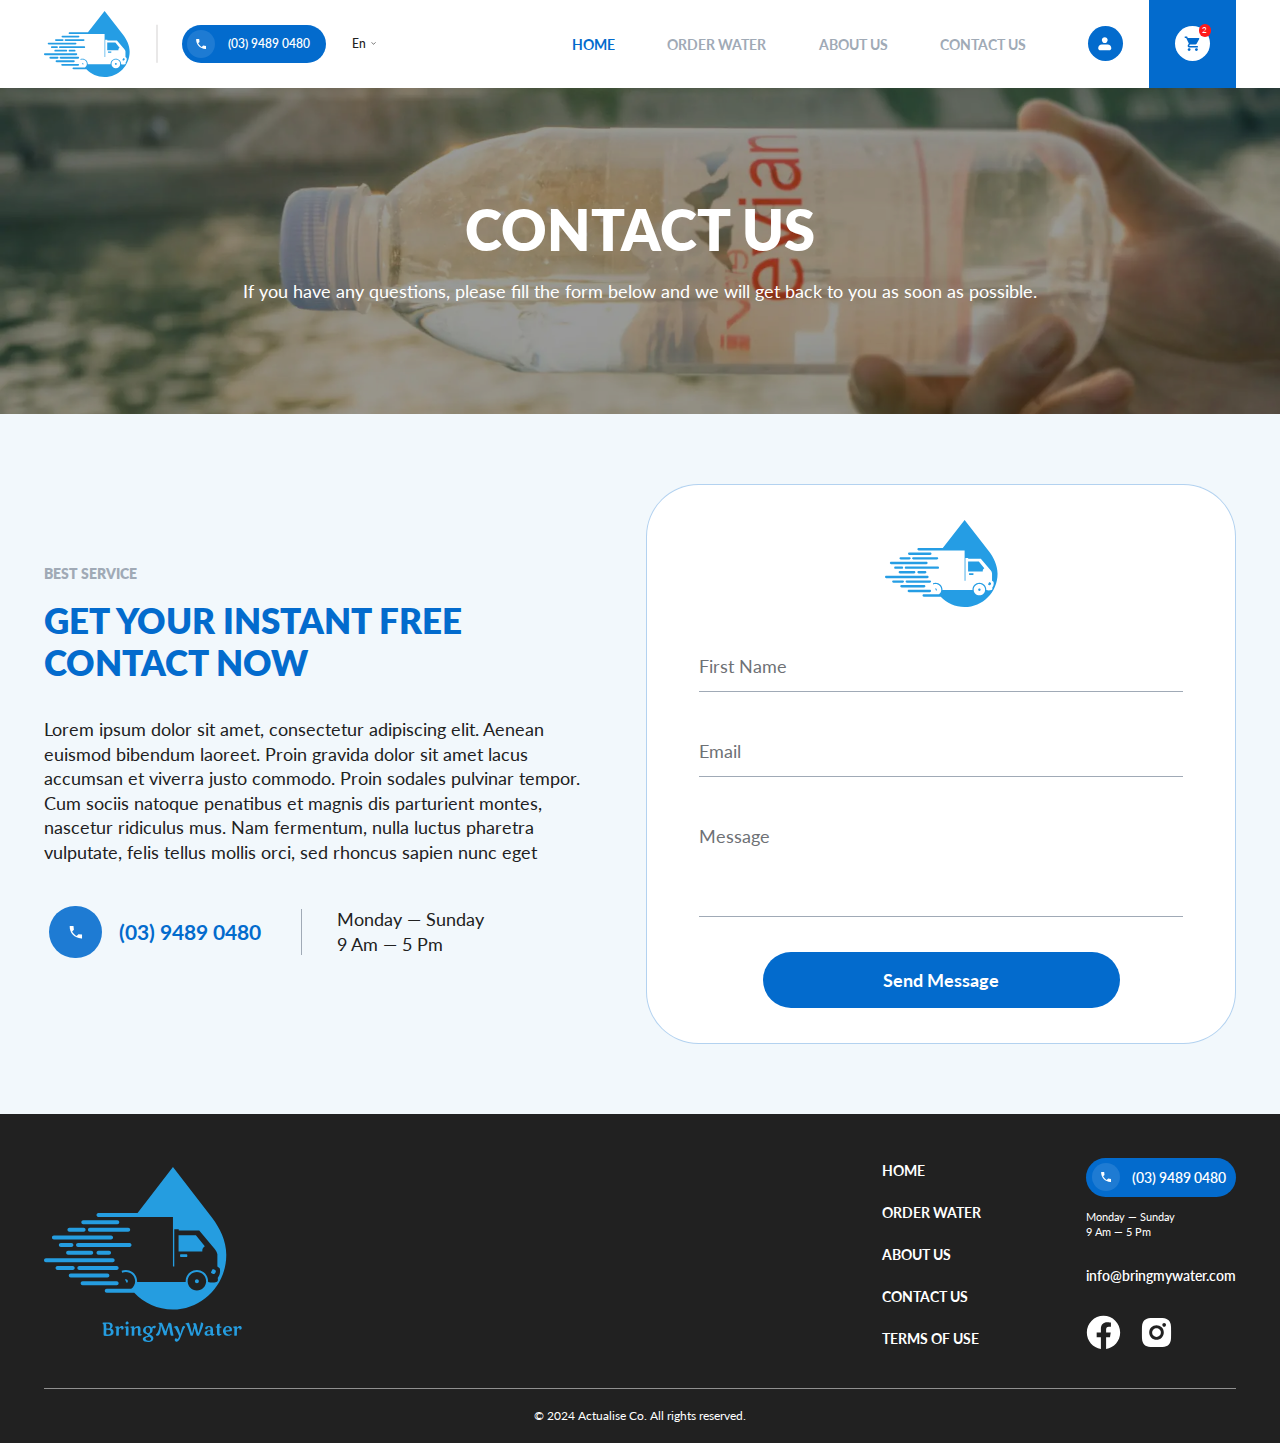
<file: contact-us.html>
<!DOCTYPE html>
<html lang="en">
<head>
  <title>Water</title>
    <meta charset="UTF-8">
  <meta name="viewport" content="width=device-width, initial-scale=1.0">
  <link rel="shortcut icon" href="favicon.ico" type="image/x-icon">
  <meta http-equiv="X-UA-Compatible" content="ie=edge">
  <meta name="theme-color" content="#191919">

  <link rel="stylesheet" href="https://cdn.jsdelivr.net/npm/swiper@11/swiper-bundle.min.css"/>
  <link rel="stylesheet" href="https://cdn.jsdelivr.net/npm/@fancyapps/ui@5.0/dist/fancybox/fancybox.css"/>
  <link rel="preconnect" href="https://fonts.googleapis.com">
  <link rel="preconnect" href="https://fonts.gstatic.com" crossorigin>
  <link href="https://fonts.googleapis.com/css2?family=Lato:wght@400;500;600;700;800&display=swap" rel="stylesheet">
  <link href="https://fonts.googleapis.com/css2?family=Poppins:wght@500&display=swap" rel="stylesheet">

  <link rel="stylesheet" href="css/critical.css">
<!--  Critical css needs to be connected this way:-->
<!--  <style>-->
<!--    <?php echo str_replace('url(..', parse_url(get_template_directory_uri(), PHP_URL_PATH), file_get_contents(TEMPLATE_PATH."/css/critical.css")); ?>-->
<!--  </style>-->

  <link rel="stylesheet" href="css/common.css">
  <link rel="stylesheet" href="css/sections/header.css" />
  <link rel="preload" as="style" onload="this.onload=null;this.rel='stylesheet'" href="css/sections/footer.css" />
  <link rel="stylesheet" href="css/sections/promo.css" />
  <link rel="preload" as="style" onload="this.onload=null;this.rel='stylesheet'" href="css/sections/checkout.css" />
  <link rel="preload" as="style" onload="this.onload=null;this.rel='stylesheet'" href="css/sections/contact.css" />
</head>
<body class="page__body" >
  <div class="site-container">
    <header class="header">
    <div class="container">
      <div class="header__container">
        <div class="header__item">
          <a href="./../main.html" class="logo" aria-label="go to main page">
            <img src="./../img/header-logo.svg" alt="logo" width="97" height="76">
          </a>
          <div class="header__row mobile-hide">
            <a href="tel:0394890480" class="page-phone">
              <div class="page-phone__ico">
                <svg width="17" height="16" viewBox="0 0 17 16" fill="none" xmlns="http://www.w3.org/2000/svg">
                  <path d="M14.6053 10.3067L11.092 9.9L9.41201 11.58C7.51947 10.6175 5.9812 9.07921 5.01868 7.18667L6.70534 5.5L6.29868 2H2.62534C2.23868 8.78667 7.81868 14.3667 14.6053 13.98V10.3067Z" fill="white" />
                </svg>
              </div>
              <span>(03) 9489 0480</span>
            </a>
            <div class="header__dropdown dropdown">
              <span>En</span>
              <!-- <div class="dropdown__list">
                <ul>
                  <li>
                    <a href="">UA</a>
                  </li>
                  <li>
                    <a href="">UA</a>
                  </li>
                </ul>
              </div> -->
            </div>
          </div>
        </div>
        <div class="header__item">
          <nav class="header__nav mobile-hide">
            <ul>
              <li class="active">
                <a href="./../main.html">Home</a>
              </li>
              <li>
                <a href="./../product-single.html">Order Water</a>
              </li>
              <li>
                <a href="./../about-us.html">About Us</a>
              </li>
              <li>
                <a href="./../contact-us.html">Contact Us</a>
              </li>
            </ul>
          </nav>
          <div class="header__btns">
            <a href="#popup-login" data-fancybox="" class="header__btn header__btn--white" aria-label="open login form">
              <div class="header__btn-ico">
                <svg width="20" height="20" viewBox="0 0 20 20" fill="none" xmlns="http://www.w3.org/2000/svg">
                  <path fill-rule="evenodd" clip-rule="evenodd" d="M6.66667 5.83333C6.66667 4.94928 7.01786 4.10143 7.64298 3.47631C8.2681 2.85119 9.11594 2.5 10 2.5C10.8841 2.5 11.7319 2.85119 12.357 3.47631C12.9821 4.10143 13.3333 4.94928 13.3333 5.83333C13.3333 6.71739 12.9821 7.56523 12.357 8.19036C11.7319 8.81548 10.8841 9.16667 10 9.16667C9.11594 9.16667 8.2681 8.81548 7.64298 8.19036C7.01786 7.56523 6.66667 6.71739 6.66667 5.83333ZM6.66667 10.8333C5.5616 10.8333 4.50179 11.2723 3.72039 12.0537C2.93899 12.8351 2.5 13.8949 2.5 15C2.5 15.663 2.76339 16.2989 3.23223 16.7678C3.70107 17.2366 4.33696 17.5 5 17.5H15C15.663 17.5 16.2989 17.2366 16.7678 16.7678C17.2366 16.2989 17.5 15.663 17.5 15C17.5 13.8949 17.061 12.8351 16.2796 12.0537C15.4982 11.2723 14.4384 10.8333 13.3333 10.8333H6.66667Z" fill="white" />
                </svg>
              </div>
            </a>
            <button type="button" class="header__btn js-open-cart" aria-label="open cart">
              <div class="header__btn-ico">
                <svg width="20" height="20" viewBox="0 0 20 20" fill="none" xmlns="http://www.w3.org/2000/svg">
                  <path d="M14.1666 15C13.2416 15 12.5 15.7417 12.5 16.6667C12.5 17.1087 12.6756 17.5326 12.9881 17.8452C13.3007 18.1578 13.7246 18.3334 14.1666 18.3334C14.6087 18.3334 15.0326 18.1578 15.3452 17.8452C15.6577 17.5326 15.8333 17.1087 15.8333 16.6667C15.8333 16.2247 15.6577 15.8007 15.3452 15.4882C15.0326 15.1756 14.6087 15 14.1666 15ZM0.833313 1.66669V3.33335H2.49998L5.49998 9.65835L4.36665 11.7C4.24165 11.9334 4.16665 12.2084 4.16665 12.5C4.16665 12.942 4.34224 13.366 4.6548 13.6785C4.96736 13.9911 5.39129 14.1667 5.83331 14.1667H15.8333V12.5H6.18331C6.12806 12.5 6.07507 12.4781 6.036 12.439C5.99693 12.3999 5.97498 12.3469 5.97498 12.2917C5.97498 12.25 5.98331 12.2167 5.99998 12.1917L6.74998 10.8334H12.9583C13.5833 10.8334 14.1333 10.4834 14.4166 9.97502L17.4 4.58335C17.4583 4.45002 17.5 4.30835 17.5 4.16669C17.5 3.94567 17.4122 3.73371 17.2559 3.57743C17.0996 3.42115 16.8877 3.33335 16.6666 3.33335H4.34165L3.55831 1.66669M5.83331 15C4.90831 15 4.16665 15.7417 4.16665 16.6667C4.16665 17.1087 4.34224 17.5326 4.6548 17.8452C4.96736 18.1578 5.39129 18.3334 5.83331 18.3334C6.27534 18.3334 6.69926 18.1578 7.01182 17.8452C7.32438 17.5326 7.49998 17.1087 7.49998 16.6667C7.49998 16.2247 7.32438 15.8007 7.01182 15.4882C6.69926 15.1756 6.27534 15 5.83331 15Z" fill="#036BCD" />
                </svg>
                <div class="header__btn-num">
                  <span>2</span>
                </div>
              </div>
            </button>
            <button type="button" class="header__btn header__burger mobile-show" aria-label="open menu">
              <svg width="20" height="20" viewBox="0 0 20 20" fill="none" xmlns="http://www.w3.org/2000/svg">
                <path d="M1 16V14.8615H19V16H1ZM1 10.5693V9.43074H19V10.5693H1ZM1 5.13852V4H19V5.13852H1Z" fill="#036BCD" />
              </svg>
            </button>
          </div>
        </div>
      </div>
    </div>
</header>

<div class="menu mobile-show">
  <div class="menu__inner">
    <nav class="menu__nav">
      <ul>
        <li class="is-active">
          <a href="./../main.html">Home</a>
        </li>
        <li>
          <a href="./../product-single.html">Order Water</a>
        </li>
        <li>
          <a href="./../about-us.html">About Us</a>
        </li>
        <li>
          <a href="./../contact-us.html">Contact Us</a>
        </li>
      </ul>
    </nav>
    <div class="menu__info">
      <a href="mailto:info@bringmywater.com">info@bringmywater.com</a>
      <a href="tel:0394890480" class="page-phone">
          <div class="page-phone__ico">
            <svg width="17" height="16" viewBox="0 0 17 16" fill="none" xmlns="http://www.w3.org/2000/svg">
              <path d="M14.6053 10.3067L11.092 9.9L9.41201 11.58C7.51947 10.6175 5.9812 9.07921 5.01868 7.18667L6.70534 5.5L6.29868 2H2.62534C2.23868 8.78667 7.81868 14.3667 14.6053 13.98V10.3067Z" fill="white"></path>
            </svg>
          </div>
          <span>(03) 9489 0480</span>
      </a>
      <div class="page-date">
          <span>Monday— sunday</span>
          <span>9 am— 5 pm</span>
      </div>
      <ul class="socials">
          <li>
            <a href="" aria-label="go to facebook">
              <svg width="34" height="35" viewBox="0 0 34 35" fill="none" xmlns="http://www.w3.org/2000/svg">
                  <path d="M33.6668 17.5063C33.6668 8.24531 26.205 0.737793 17.0002 0.737793C7.79541 0.737793 0.333496 8.24531 0.333496 17.5063C0.333496 25.8758 6.42823 32.8131 14.396 34.0711V22.3535H10.1642V17.5063H14.396V13.812C14.396 9.60939 16.8843 7.28799 20.6912 7.28799C22.5148 7.28799 24.422 7.61551 24.422 7.61551V11.7421H22.3205C20.2502 11.7421 19.6043 13.0348 19.6043 14.361V17.5063H24.2267L23.4878 22.3535H19.6043V34.0711C27.5722 32.8131 33.6668 25.8761 33.6668 17.5063Z" fill="#036bcd"></path>
              </svg>
            </a>
          </li>
          <li>
            <a href="" aria-label="go to instagram">
              <svg width="40" height="40" viewBox="0 0 40 40" fill="none" xmlns="http://www.w3.org/2000/svg">
                  <path d="M21.7135 3.3335C23.5885 3.3385 24.5401 3.3485 25.3618 3.37183L25.6852 3.3835C26.0585 3.39683 26.4268 3.4135 26.8718 3.4335C28.6451 3.51683 29.8552 3.79683 30.9168 4.2085C32.0168 4.63183 32.9435 5.20516 33.8702 6.13016C34.7176 6.96332 35.3734 7.97114 35.7918 9.0835C36.2035 10.1452 36.4835 11.3552 36.5668 13.1302C36.5868 13.5735 36.6035 13.9418 36.6168 14.3168L36.6268 14.6402C36.6518 15.4602 36.6618 16.4118 36.6652 18.2868L36.6668 19.5302V21.7135C36.6709 22.9292 36.6581 24.1448 36.6285 25.3602L36.6185 25.6835C36.6052 26.0585 36.5885 26.4268 36.5685 26.8702C36.4851 28.6452 36.2018 29.8535 35.7918 30.9168C35.3746 32.0298 34.7187 33.0379 33.8702 33.8702C33.0368 34.7174 32.029 35.3731 30.9168 35.7918C29.8552 36.2035 28.6451 36.4835 26.8718 36.5668C26.4763 36.5854 26.0808 36.6021 25.6852 36.6168L25.3618 36.6268C24.5401 36.6502 23.5885 36.6618 21.7135 36.6652L20.4701 36.6668H18.2885C17.0723 36.671 15.856 36.6582 14.6401 36.6285L14.3168 36.6185C13.9212 36.6035 13.5256 36.5863 13.1301 36.5668C11.3568 36.4835 10.1468 36.2035 9.08348 35.7918C7.97126 35.3741 6.96384 34.7182 6.13181 33.8702C5.28356 33.0373 4.62719 32.0294 4.20848 30.9168C3.79681 29.8552 3.51681 28.6452 3.43348 26.8702C3.41491 26.4747 3.39825 26.0791 3.38348 25.6835L3.37515 25.3602C3.34443 24.1449 3.33054 22.9292 3.33348 21.7135V18.2868C3.32883 17.0712 3.34105 15.8555 3.37015 14.6402L3.38181 14.3168C3.39515 13.9418 3.41181 13.5735 3.43181 13.1302C3.51515 11.3552 3.79515 10.1468 4.20681 9.0835C4.62534 7.97 5.28302 6.96187 6.13348 6.13016C6.9653 5.28262 7.97205 4.62681 9.08348 4.2085C10.1468 3.79683 11.3551 3.51683 13.1301 3.4335C13.5735 3.4135 13.9435 3.39683 14.3168 3.3835L14.6401 3.3735C15.8555 3.34388 17.0711 3.3311 18.2868 3.33516L21.7135 3.3335ZM20.0001 11.6668C17.79 11.6668 15.6704 12.5448 14.1076 14.1076C12.5448 15.6704 11.6668 17.79 11.6668 20.0002C11.6668 22.2103 12.5448 24.3299 14.1076 25.8927C15.6704 27.4555 17.79 28.3335 20.0001 28.3335C22.2103 28.3335 24.3299 27.4555 25.8927 25.8927C27.4555 24.3299 28.3335 22.2103 28.3335 20.0002C28.3335 17.79 27.4555 15.6704 25.8927 14.1076C24.3299 12.5448 22.2103 11.6668 20.0001 11.6668ZM20.0001 15.0002C20.6568 15.0001 21.307 15.1293 21.9136 15.3804C22.5203 15.6316 23.0716 15.9998 23.5359 16.464C24.0003 16.9283 24.3687 17.4794 24.6201 18.086C24.8714 18.6926 25.0009 19.3427 25.001 19.9993C25.0011 20.6559 24.8719 21.3061 24.6207 21.9128C24.3695 22.5195 24.0013 23.0707 23.5371 23.5351C23.0729 23.9995 22.5218 24.3679 21.9152 24.6192C21.3086 24.8706 20.6584 25.0001 20.0018 25.0002C18.6757 25.0002 17.404 24.4734 16.4663 23.5357C15.5286 22.598 15.0018 21.3262 15.0018 20.0002C15.0018 18.6741 15.5286 17.4023 16.4663 16.4646C17.404 15.5269 18.6757 15.0002 20.0018 15.0002M28.7518 9.16683C28.1993 9.16683 27.6694 9.38632 27.2787 9.77702C26.888 10.1677 26.6685 10.6976 26.6685 11.2502C26.6685 11.8027 26.888 12.3326 27.2787 12.7233C27.6694 13.114 28.1993 13.3335 28.7518 13.3335C29.3043 13.3335 29.8343 13.114 30.225 12.7233C30.6157 12.3326 30.8351 11.8027 30.8351 11.2502C30.8351 10.6976 30.6157 10.1677 30.225 9.77702C29.8343 9.38632 29.3043 9.16683 28.7518 9.16683Z" fill="#036bcd"></path>
              </svg>
            </a>
          </li>
      </ul>
  </div>
  </div>
</div>

    <main class="main">
      <section class="promo promo--small">
        <div class="promo__bg">
          <img src="./../img/promo-bg.webp" alt="" role="presentation" width="1920" height="400">
        </div>
        <div class="container">
          <div class="promo__container">
            <div class="promo__title title-h1">
              <h1>contact us</h1>
            </div>
            <div class="promo__text section-text">
              <p>If you have any questions, please fill the form below and we will get back to you as soon as possible.</p>
            </div>
          </div>
        </div>
      </section>

      <section class="contact">
    <div class="container">
        <div class="contact__container">
            <div class="contact__inner">
                <div class="subtitle">
                    <span>best service</span>
                </div>
                <div class="contact__title title-h2">
                    <h2>get Your instant Free Contact Now</h2>
                </div>
                <div class="contact__text section-text">
                    <p>Lorem ipsum dolor sit amet, consectetur adipiscing elit. Aenean euismod bibendum laoreet. Proin gravida dolor sit amet lacus accumsan et viverra justo commodo. Proin sodales pulvinar tempor. Cum sociis natoque penatibus et magnis dis parturient montes, nascetur ridiculus mus. Nam fermentum, nulla luctus pharetra vulputate, felis tellus mollis orci, sed rhoncus sapien nunc eget</p>
                </div>
                <div class="contact__info">
                    <a href="tel:0394890480" class="page-phone page-phone--transparent">
                        <div class="page-phone__ico">
                          <svg width="17" height="16" viewBox="0 0 17 16" fill="none" xmlns="http://www.w3.org/2000/svg">
                            <path d="M14.6053 10.3067L11.092 9.9L9.41201 11.58C7.51947 10.6175 5.9812 9.07921 5.01868 7.18667L6.70534 5.5L6.29868 2H2.62534C2.23868 8.78667 7.81868 14.3667 14.6053 13.98V10.3067Z" fill="white"></path>
                          </svg>
                        </div>
                        <span>(03) 9489 0480</span>
                    </a>
                    <div class="page-date">
                        <span>Monday — Sunday</span>
                        <span>9 am — 5 pm</span>
                    </div>
                </div>
            </div>
            <div class="contact__wrapper show-hide-on-success">
                <form action="https://httpbin.org/post" method="post" class="contact__form form hide-on-success">
                    <a href="" class="logo">
                        <img src="./../img/header-logo.svg" alt="" role="presentation">
                    </a>
                    <div class="form__row">
                        <div class="input">
                            <input type="text" name="firstname" placeholder="First Name" required>
                        </div>
                    </div>
                    <div class="form__row">
                        <div class="input">
                            <input type="email" name="email" placeholder="Email" data-validation="email" required>
                        </div>
                    </div>
                    <div class="form__row">
                        <div class="input">
                            <textarea name="message" placeholder="Message"></textarea>
                        </div>
                    </div>
                    <div class="contact__btn">
                        <button type="submit" class="btn">Send Message</button>
                    </div>
                </form>
                <div class="contact__form-success show-on-success">
                    <a href="" class="logo">
                        <img src="./../img/header-logo.svg" alt="" role="presentation">
                    </a>
                    <div class="subtitle">
                        <span>best service</span>
                    </div>
                    <div class="contact__form-success__title title-h2">
                        <h2>Thanks For your interest!</h2>
                    </div>
                    <div class="section-text">
                        <p>Our support customer service will contact you as soon as possible
                            and we will reply on your request! </p>
                    </div>
                    <div class="contact__form-success__btn">
                        <button type="button" class="btn">Send Other Message</button>
                    </div>
                </div>
            </div>
        </div>
    </div>
</section>

    </main>
    <footer class="footer">
  <div class="container">
    <div class="footer__container">
        <a href="./../main.html" class="logo">
            <img src="./../img/footer-logo.svg" alt="logo" width="227" height="200">
        </a>
        <div class="footer__item">
            <nav class="footer__nav">
                <ul>
                    <li>
                        <a href="./../main.html">Home</a>
                    </li>
                    <li>
                        <a href="./../product-single.html">Order Water</a>
                    </li>
                    <li>
                        <a href="./../about-us.html">About Us</a>
                    </li>
                    <li>
                        <a href="./../contact-us.html">Contact Us</a>
                    </li>
                    <li>
                        <a href="./../terms.html">Terms of use</a>
                    </li>
                </ul>
            </nav>
            <div class="footer__info">
                <a href="tel:0394890480" class="page-phone">
                    <div class="page-phone__ico">
                      <svg width="17" height="16" viewBox="0 0 17 16" fill="none" xmlns="http://www.w3.org/2000/svg">
                        <path d="M14.6053 10.3067L11.092 9.9L9.41201 11.58C7.51947 10.6175 5.9812 9.07921 5.01868 7.18667L6.70534 5.5L6.29868 2H2.62534C2.23868 8.78667 7.81868 14.3667 14.6053 13.98V10.3067Z" fill="white" />
                      </svg>
                    </div>
                    <span>(03) 9489 0480</span>
                </a>
                <div class="footer__date page-date">
                    <span>Monday — sunday</span>
                    <span>9 am — 5 pm</span>
                </div>
                <a href="mailto:info@bringmywater.com">info@bringmywater.com</a>
                <ul class="socials">
                    <li>
                        <a href="" aria-label="go to facebook">
                            <svg width="34" height="35" viewBox="0 0 34 35" fill="none" xmlns="http://www.w3.org/2000/svg">
                                <path d="M33.6668 17.5063C33.6668 8.24531 26.205 0.737793 17.0002 0.737793C7.79541 0.737793 0.333496 8.24531 0.333496 17.5063C0.333496 25.8758 6.42823 32.8131 14.396 34.0711V22.3535H10.1642V17.5063H14.396V13.812C14.396 9.60939 16.8843 7.28799 20.6912 7.28799C22.5148 7.28799 24.422 7.61551 24.422 7.61551V11.7421H22.3205C20.2502 11.7421 19.6043 13.0348 19.6043 14.361V17.5063H24.2267L23.4878 22.3535H19.6043V34.0711C27.5722 32.8131 33.6668 25.8761 33.6668 17.5063Z" fill="white" />
                            </svg>
                        </a>
                    </li>
                    <li>
                        <a href="" aria-label="go to instagram">
                            <svg width="40" height="40" viewBox="0 0 40 40" fill="none" xmlns="http://www.w3.org/2000/svg">
                                <path d="M21.7135 3.3335C23.5885 3.3385 24.5401 3.3485 25.3618 3.37183L25.6852 3.3835C26.0585 3.39683 26.4268 3.4135 26.8718 3.4335C28.6451 3.51683 29.8552 3.79683 30.9168 4.2085C32.0168 4.63183 32.9435 5.20516 33.8702 6.13016C34.7176 6.96332 35.3734 7.97114 35.7918 9.0835C36.2035 10.1452 36.4835 11.3552 36.5668 13.1302C36.5868 13.5735 36.6035 13.9418 36.6168 14.3168L36.6268 14.6402C36.6518 15.4602 36.6618 16.4118 36.6652 18.2868L36.6668 19.5302V21.7135C36.6709 22.9292 36.6581 24.1448 36.6285 25.3602L36.6185 25.6835C36.6052 26.0585 36.5885 26.4268 36.5685 26.8702C36.4851 28.6452 36.2018 29.8535 35.7918 30.9168C35.3746 32.0298 34.7187 33.0379 33.8702 33.8702C33.0368 34.7174 32.029 35.3731 30.9168 35.7918C29.8552 36.2035 28.6451 36.4835 26.8718 36.5668C26.4763 36.5854 26.0808 36.6021 25.6852 36.6168L25.3618 36.6268C24.5401 36.6502 23.5885 36.6618 21.7135 36.6652L20.4701 36.6668H18.2885C17.0723 36.671 15.856 36.6582 14.6401 36.6285L14.3168 36.6185C13.9212 36.6035 13.5256 36.5863 13.1301 36.5668C11.3568 36.4835 10.1468 36.2035 9.08348 35.7918C7.97126 35.3741 6.96384 34.7182 6.13181 33.8702C5.28356 33.0373 4.62719 32.0294 4.20848 30.9168C3.79681 29.8552 3.51681 28.6452 3.43348 26.8702C3.41491 26.4747 3.39825 26.0791 3.38348 25.6835L3.37515 25.3602C3.34443 24.1449 3.33054 22.9292 3.33348 21.7135V18.2868C3.32883 17.0712 3.34105 15.8555 3.37015 14.6402L3.38181 14.3168C3.39515 13.9418 3.41181 13.5735 3.43181 13.1302C3.51515 11.3552 3.79515 10.1468 4.20681 9.0835C4.62534 7.97 5.28302 6.96187 6.13348 6.13016C6.9653 5.28262 7.97205 4.62681 9.08348 4.2085C10.1468 3.79683 11.3551 3.51683 13.1301 3.4335C13.5735 3.4135 13.9435 3.39683 14.3168 3.3835L14.6401 3.3735C15.8555 3.34388 17.0711 3.3311 18.2868 3.33516L21.7135 3.3335ZM20.0001 11.6668C17.79 11.6668 15.6704 12.5448 14.1076 14.1076C12.5448 15.6704 11.6668 17.79 11.6668 20.0002C11.6668 22.2103 12.5448 24.3299 14.1076 25.8927C15.6704 27.4555 17.79 28.3335 20.0001 28.3335C22.2103 28.3335 24.3299 27.4555 25.8927 25.8927C27.4555 24.3299 28.3335 22.2103 28.3335 20.0002C28.3335 17.79 27.4555 15.6704 25.8927 14.1076C24.3299 12.5448 22.2103 11.6668 20.0001 11.6668ZM20.0001 15.0002C20.6568 15.0001 21.307 15.1293 21.9136 15.3804C22.5203 15.6316 23.0716 15.9998 23.5359 16.464C24.0003 16.9283 24.3687 17.4794 24.6201 18.086C24.8714 18.6926 25.0009 19.3427 25.001 19.9993C25.0011 20.6559 24.8719 21.3061 24.6207 21.9128C24.3695 22.5195 24.0013 23.0707 23.5371 23.5351C23.0729 23.9995 22.5218 24.3679 21.9152 24.6192C21.3086 24.8706 20.6584 25.0001 20.0018 25.0002C18.6757 25.0002 17.404 24.4734 16.4663 23.5357C15.5286 22.598 15.0018 21.3262 15.0018 20.0002C15.0018 18.6741 15.5286 17.4023 16.4663 16.4646C17.404 15.5269 18.6757 15.0002 20.0018 15.0002M28.7518 9.16683C28.1993 9.16683 27.6694 9.38632 27.2787 9.77702C26.888 10.1677 26.6685 10.6976 26.6685 11.2502C26.6685 11.8027 26.888 12.3326 27.2787 12.7233C27.6694 13.114 28.1993 13.3335 28.7518 13.3335C29.3043 13.3335 29.8343 13.114 30.225 12.7233C30.6157 12.3326 30.8351 11.8027 30.8351 11.2502C30.8351 10.6976 30.6157 10.1677 30.225 9.77702C29.8343 9.38632 29.3043 9.16683 28.7518 9.16683Z" fill="white" />
                            </svg>
                        </a>
                    </li>
                </ul>
            </div>
        </div>
    </div>
    <div class="footer__bottom">
        <span>© 2024 Actualise Co. All rights reserved.</span>
    </div>
  </div>
</footer>

<div class="cart">
    <div class="cart__inner">
        <div class="cart__container">
            <div class="cart__top">
                <div class="cart__title title-h3">
                    <span>cart</span>
                </div>
                <button type="button" class="cart__close" aria-label="close cart">
                    <svg width="40" height="40" viewBox="0 0 40 40" fill="none" xmlns="http://www.w3.org/2000/svg">
                        <path d="M11.668 11.6667L28.3346 28.3334M11.668 28.3334L28.3346 11.6667" stroke="#6E7175" stroke-width="2" stroke-linecap="round" stroke-linejoin="round" />
                    </svg>
                </button>
            </div>
            <div class="cart__body">
                <div class="cart__checkout">
                    <div class="checkout__aside-info">
                        <div class="cart-item">
                            <div class="cart-item__img">
                                <img src="./../img/car-item-img.webp" alt="product" width="156" height="208">
                            </div>
                            <div class="cart-item__wrapper">
                                <div class="cart-item__title">
                                    <h2>Kirkland Water Pack</h2>
                                </div>
                                <div class="cart-item__price">
                                    <span> $ 40.99</span>
                                </div>
                                <form action="" method="post" class="quantity">
                                    <input type="hidden" name="" value="">
                                    <div class="quantity__amount">
                                        <button type="button" class="quantity__btn" data-direction="plus">
                                            <svg width="24" height="24" viewBox="0 0 24 24" fill="none" xmlns="http://www.w3.org/2000/svg">
                                                <path d="M6 12H12M12 12H18M12 12V6M12 12V18" stroke="#A0AAB6" stroke-width="2" stroke-linecap="round" stroke-linejoin="round"></path>
                                            </svg>
                                        </button>
                                        <input class="quantity__input" type="number" min="1" max="" value="1" readonly="" name="quantity">
                                        <button type="button" class="quantity__btn" data-direction="minus">
                                            <svg width="24" height="24" viewBox="0 0 24 24" fill="none" xmlns="http://www.w3.org/2000/svg">
                                                <path d="M6 12H12H18" stroke="#A0AAB6" stroke-width="2" stroke-linecap="round" stroke-linejoin="round"></path>
                                            </svg>
                                        </button>
                                    </div>
                                </form>
                            </div>
                        </div>
                    </div>
                    <div class="checkout__code">
                        <form action="" method="post" class="checkout__code-form form">
                            <div class="checkout__code-input">
                                <input type="text" name="coupon" placeholder="Enter code" required>
                            </div>
                            <button type="submit" class="btn">Apply</button>
                        </form>
                    </div>
                    <ul class="checkout__total">
                        <li>
                            <span>Subtotal</span>
                            <span>$ 40.99</span>
                        </li>
                        <li>
                            <span>Delivery</span>
                            <span>Free</span>
                        </li>
                        <li>
                            <span>Total</span>
                            <span>$ 40.99</span>
                        </li>
                    </ul>
                    <div class="checkout__btn">
                        <button type="button" class="btn">Proceed To Pay</button>
                    </div>
                </div>
                <!-- <div class="cart__empty">
                    <div class="cart__empty-img">
                        <img src="./../img/cart-empty.svg" alt="" role="presentation" width="260" height="260">
                    </div>
                    <div class="cart__title title-h3">
                        <span>cart is empty</span>
                    </div>
                </div> -->
            </div>
        </div>
    </div>
</div>

<div style="display: none;">
    <div class="popup" id="popup-login">
        <button type="button" class="popup__close" aria-label="popup close" data-fancybox-close>
            <svg width="40" height="40" viewBox="0 0 40 40" fill="none" xmlns="http://www.w3.org/2000/svg">
                <path d="M11.668 11.6667L28.3346 28.3334M11.668 28.3334L28.3346 11.6667" stroke="#6E7175" stroke-width="2" stroke-linecap="round" stroke-linejoin="round" />
            </svg>
        </button>
        <div class="popup__inner">
            <a href="" class="logo">
                <img src="./../img/header-logo.svg" alt="" width="180" height="140">
            </a>
            <form action="" method="post" class="popup__form form">
                <div class="form__block">
                    <div class="form__row">
                        <div class="input">
                            <input type="text" name="email_tel" placeholder="Email Or Phone Number" required>
                        </div>
                    </div>
                    <div class="form__row">
                        <div class="input">
                            <input type="password" name="password" placeholder="Password" required>
                        </div>
                    </div>
                    <div class="form__text form__text--small">
                        <a href="#popup-password" data-fancybox>Forgot Password?</a>
                    </div>
                </div>
                <div class="form__btn popup__btn">
                    <button type="submit" class="btn">Log In</button>
                </div>
                <div class="form__text">
                    <p>Don’t Have An Account? <a href="./../sign-up.html">Sign Up Now</a></p>
                </div>
            </form>
        </div>
    </div>
    <div class="popup" id="popup-password">
        <button type="button" class="popup__close" aria-label="popup close" data-fancybox-close>
            <svg width="40" height="40" viewBox="0 0 40 40" fill="none" xmlns="http://www.w3.org/2000/svg">
                <path d="M11.668 11.6667L28.3346 28.3334M11.668 28.3334L28.3346 11.6667" stroke="#6E7175" stroke-width="2" stroke-linecap="round" stroke-linejoin="round" />
            </svg>
        </button>
        <div class="popup__inner">
            <div class="popup__title title-h3">
                <span>Forgot your Password?</span>
            </div>
            <form action="" method="post" class="popup__form form">
                <div class="form__block">
                    <div class="form__row">
                        <div class="input-notice">
                            <div class="input">
                                <input type="email" name="email" placeholder="Email" data-validation="email" required>
                            </div>
                            <p>Enter your account email. We’ll send you instructions on how to change your password.</p>
                        </div>
                    </div>
                </div>
                <div class="form__btn popup__btn">
                    <button type="submit" class="btn">Send Email</button>
                </div>
            </form>
        </div>
    </div>
    <div class="popup" id="popup-code">
        <button type="button" class="popup__close" aria-label="popup close" data-fancybox-close>
            <svg width="40" height="40" viewBox="0 0 40 40" fill="none" xmlns="http://www.w3.org/2000/svg">
                <path d="M11.668 11.6667L28.3346 28.3334M11.668 28.3334L28.3346 11.6667" stroke="#6E7175" stroke-width="2" stroke-linecap="round" stroke-linejoin="round" />
            </svg>
        </button>
        <div class="popup__inner">
            <a href="" class="logo">
                <img src="./../img/header-logo.svg" alt="" width="180" height="140">
            </a>
            <div class="popup__title popup__title--small title-h3">
                <span>Let’s verify if we service your area</span>
            </div>
            <form action="" method="post" class="popup__form form">
                <div class="form__block">
                    <div class="form__row">
                        <div class="input">
                            <input type="text" name="zipcode" placeholder="Your ZIP Code" required>
                        </div>
                    </div>
                </div>
                <div class="form__btn popup__btn">
                    <button type="submit" class="btn">Check</button>
                </div>
            </form>
        </div>
    </div>
    <div class="popup popup-code-incorrect" id="popup-code-incorrect">
        <button type="button" class="popup__close" aria-label="popup close" data-fancybox-close>
            <svg width="40" height="40" viewBox="0 0 40 40" fill="none" xmlns="http://www.w3.org/2000/svg">
                <path d="M11.668 11.6667L28.3346 28.3334M11.668 28.3334L28.3346 11.6667" stroke="#6E7175" stroke-width="2" stroke-linecap="round" stroke-linejoin="round" />
            </svg>
        </button>
        <div class="popup__inner">
            <div class="popup__img">
                <img src="./../img/img-location.webp" alt="" role="presentation" width="265" height="280">
            </div>
            <div class="popup__title title-h3">
                <span>Sorry!</span>
            </div>
            <div class="popup__title popup__title--small title-h3">
                <span>Currently you are not in our delivery zone.</span>
            </div>
            <div class="popup__btn">
                <button type="button" class="btn" data-fancybox-close="">OK</button>
            </div>
        </div>
    </div>
</div>

<script>
  const TEMPLATE_PATH = ''
  let validationErrors = {
      "required": "This field is required",
      "invalid": "This field is invalid",
      "allowed_ext": "Allowed extensions: &1",
      "max_size": "Maximum file size is &1",
      "max_files": "Maximum files you can upload is &1",
      "minlength": "Minimum number of characters is &1",

      "firstname": {
          "required": "First Name is required."
      },
      "lastname": {
          "required": "Last Name is required."
      },
      "name": {
          "regex": "Only letters and white space allowed"
      },
      "email": {
          "regex": "The E-mail must be a valid email address.",
          "required": "E-mail is required."
      },
      "zipcode": {
          "required": "Postcode is required."
      },
      "language": {
          "required": "Language is required."
      },
      "city": {
          "required": "City is required."
      },
      "phone": {
          "required": "Phone is required."
      },
      "password": {
          "minlength": "Minimum number of characters is &1",
          "regex": "The password must contain numbers and Latin letters",
      },
      "password_repeat": {
          "password_repeat": "Passwords don't match"
      },
  }
</script>

<script src="https://cdn.jsdelivr.net/npm/swiper@11/swiper-bundle.min.js"></script>
<script src="https://cdn.jsdelivr.net/npm/@fancyapps/ui@5.0/dist/fancybox/fancybox.umd.js"></script>
<script src="https://blackbook.dev/plugin/?dropdown=1&accordion=1&validate=1" type="text/javascript"></script>
<script src="js/main.js"></script>

    <script type="text/javascript" src="js/sections/contact.js" defer></script>

  </div>
</body>

</html>
</file>
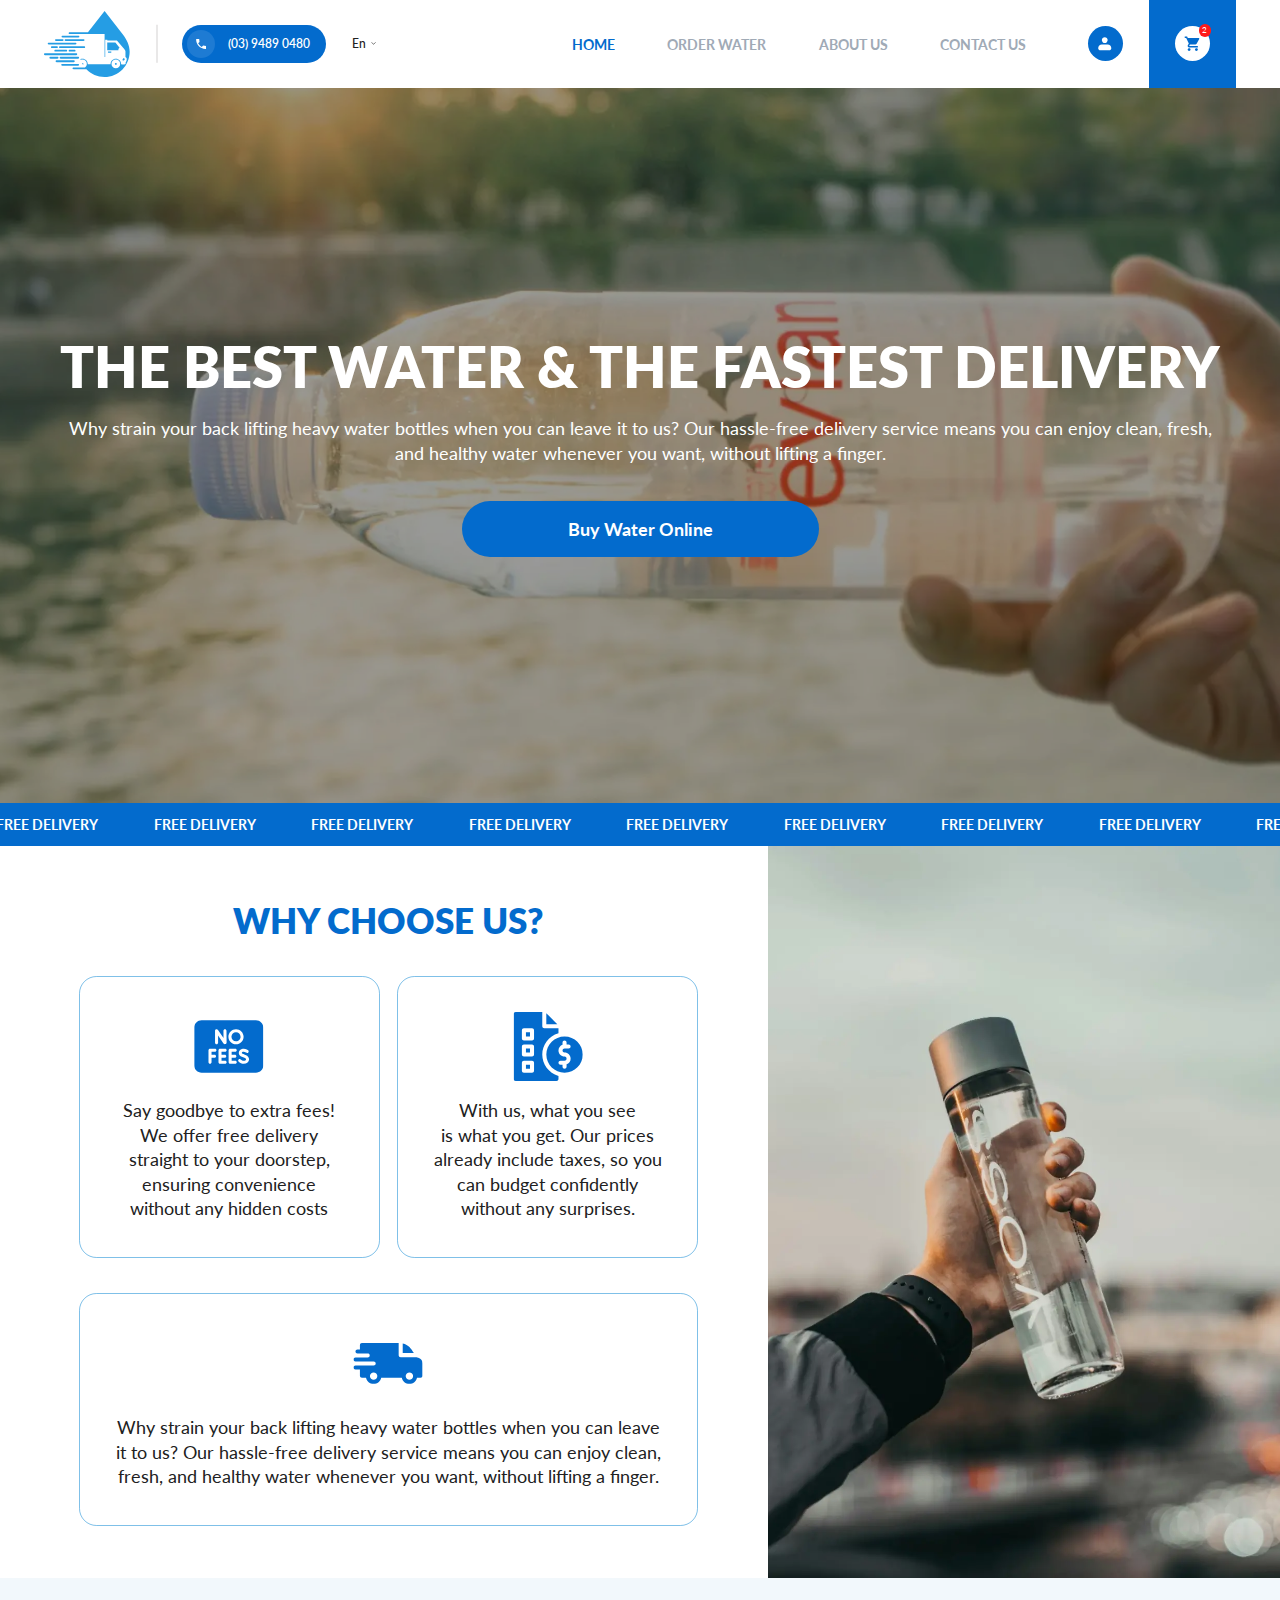
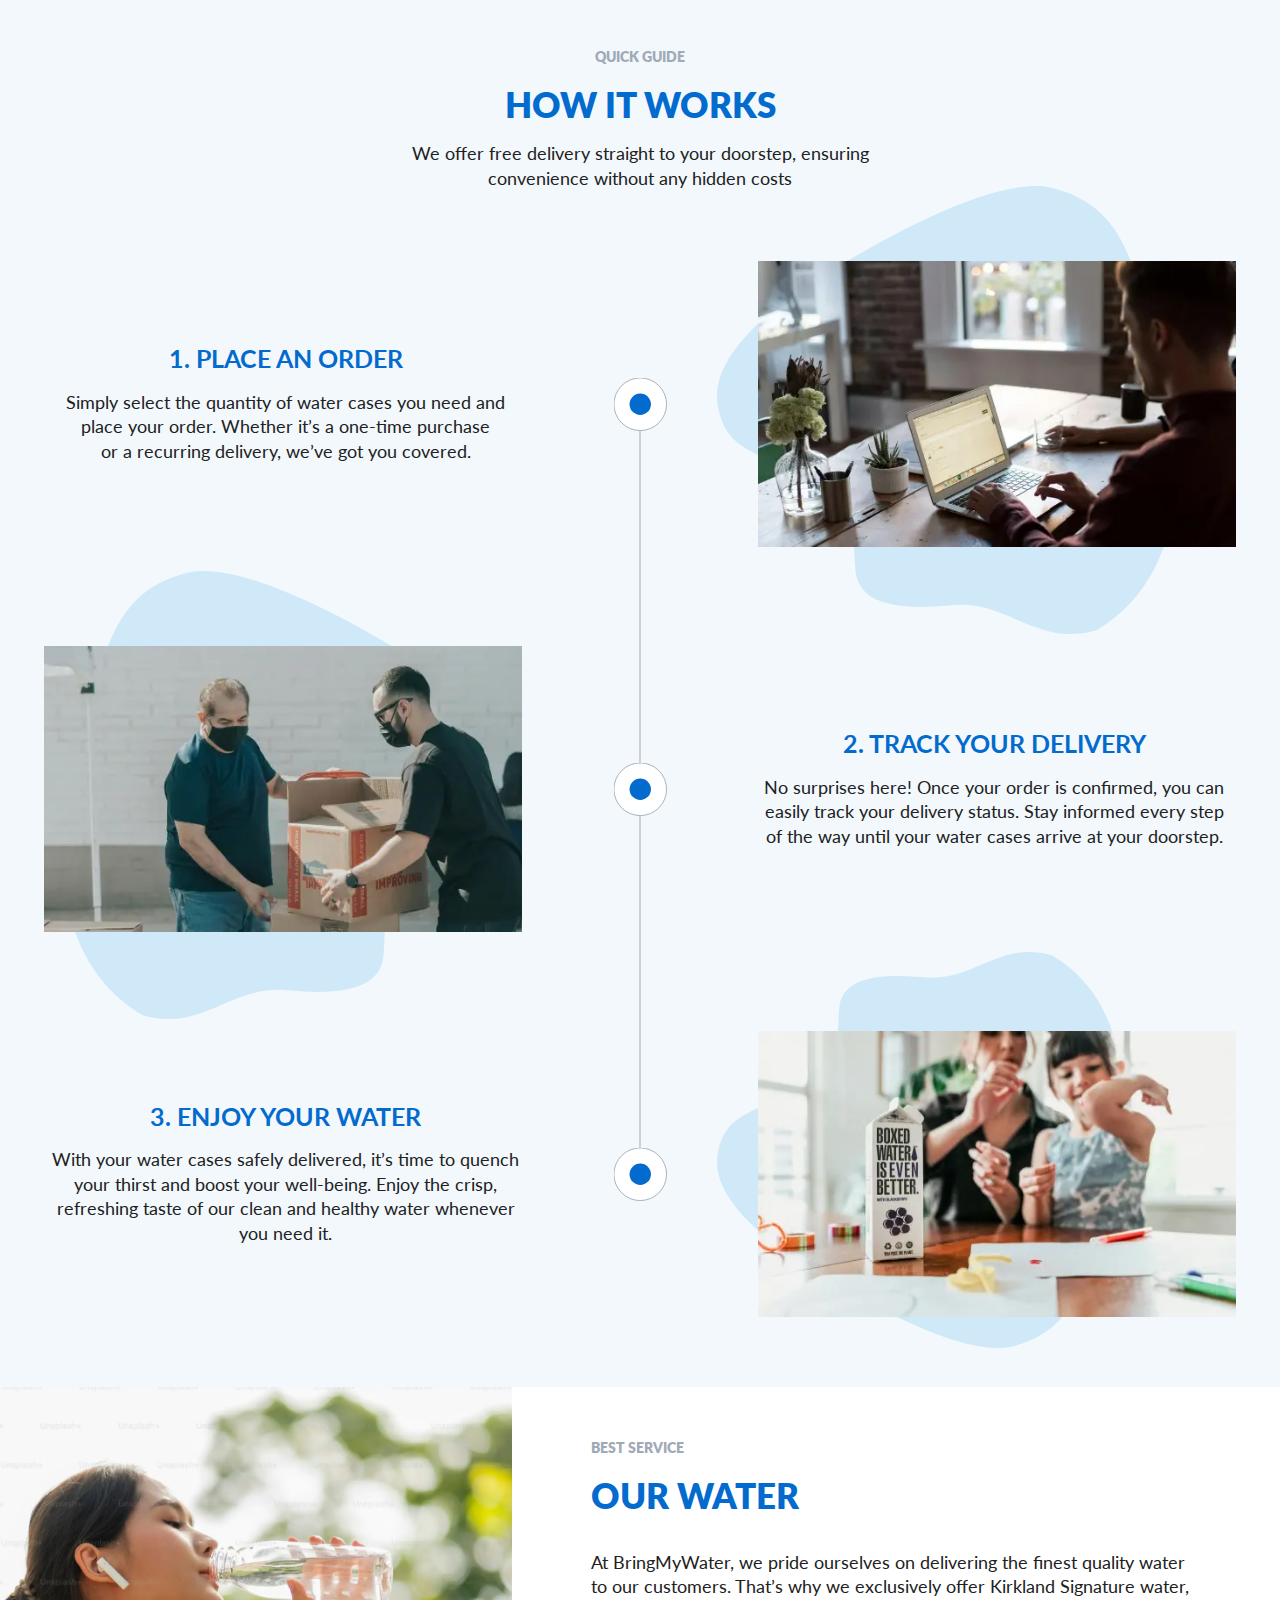
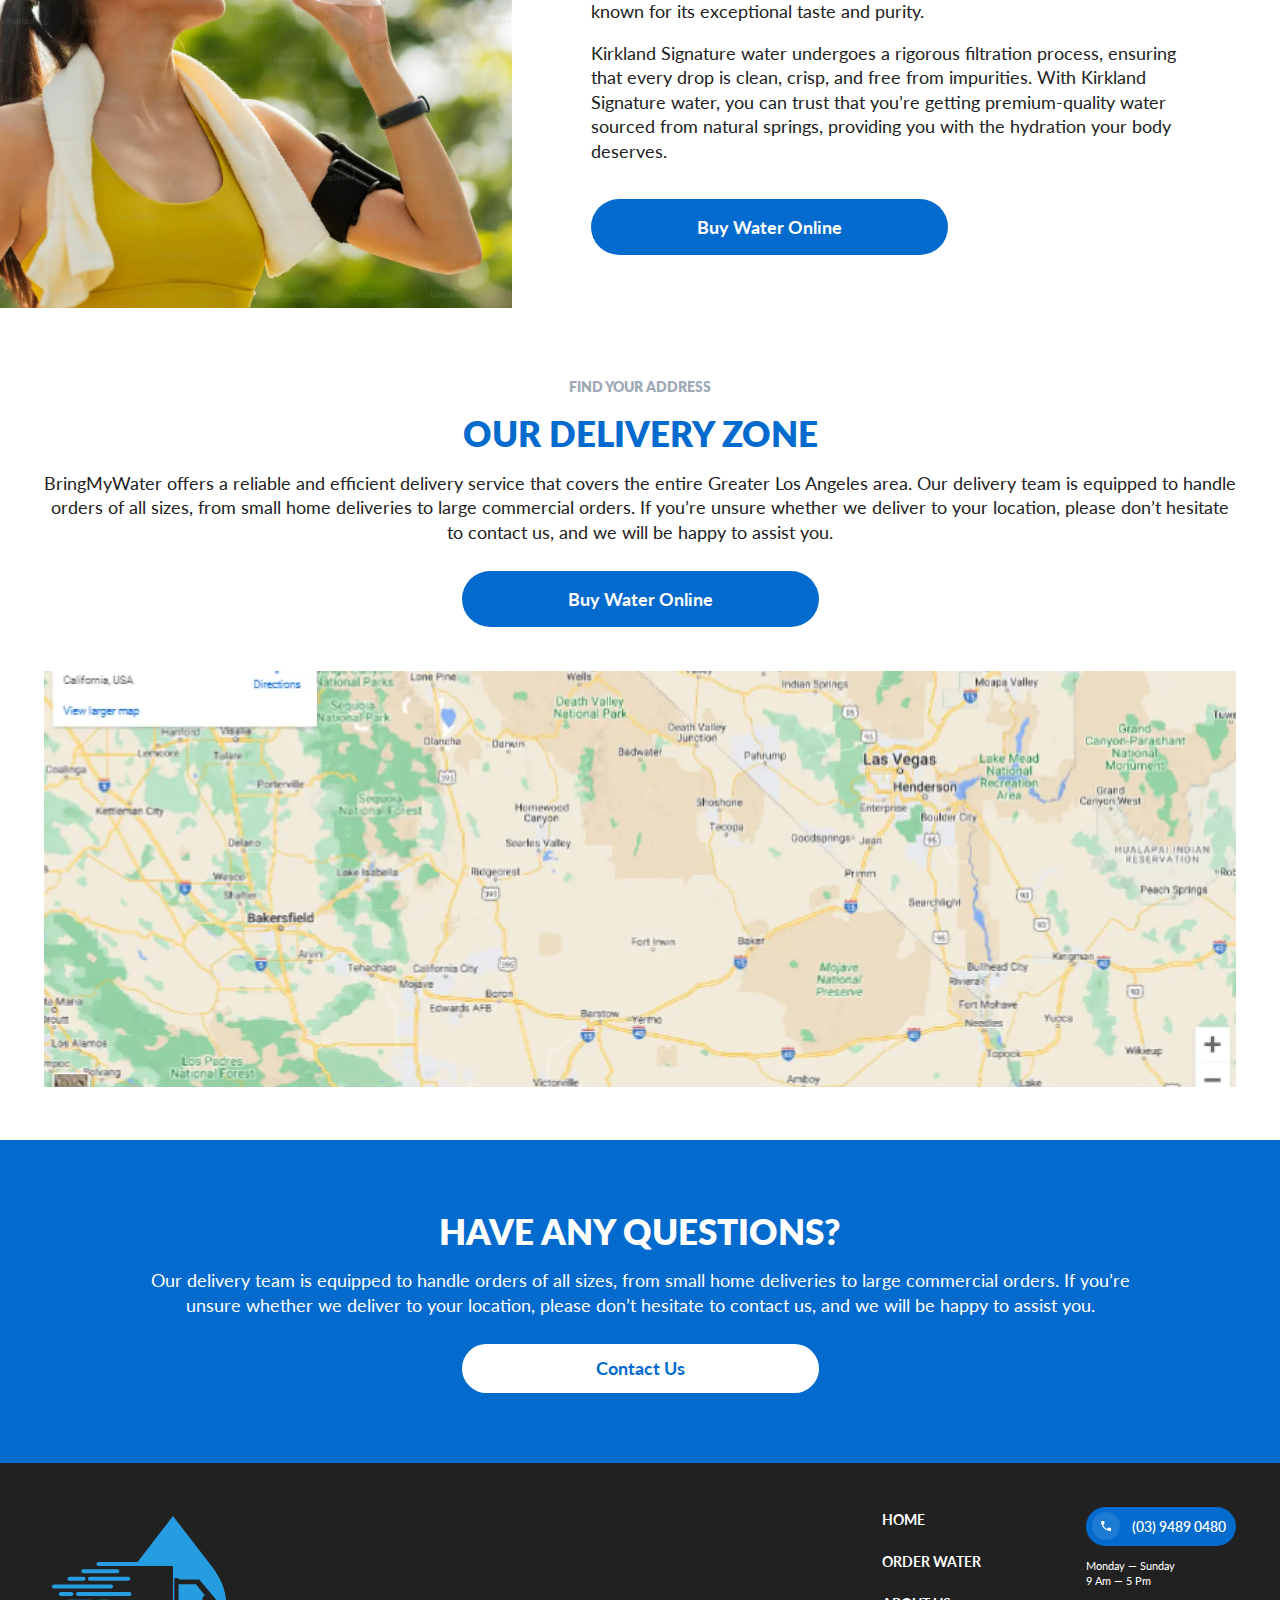
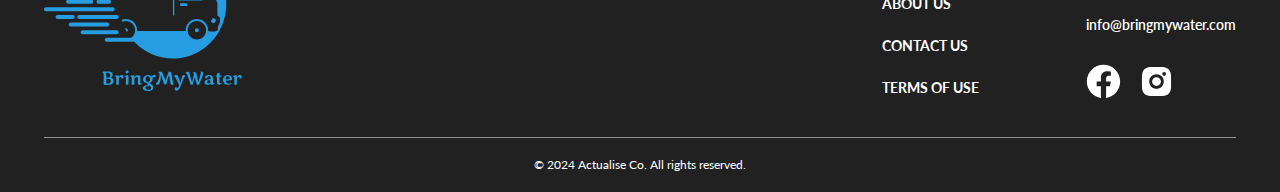
<file: main.html>
<!DOCTYPE html>
<html lang="en">
<head>
  <title>Water</title>
    <meta charset="UTF-8">
  <meta name="viewport" content="width=device-width, initial-scale=1.0">
  <link rel="shortcut icon" href="favicon.ico" type="image/x-icon">
  <meta http-equiv="X-UA-Compatible" content="ie=edge">
  <meta name="theme-color" content="#191919">

  <link rel="stylesheet" href="https://cdn.jsdelivr.net/npm/swiper@11/swiper-bundle.min.css"/>
  <link rel="stylesheet" href="https://cdn.jsdelivr.net/npm/@fancyapps/ui@5.0/dist/fancybox/fancybox.css"/>
  <link rel="preconnect" href="https://fonts.googleapis.com">
  <link rel="preconnect" href="https://fonts.gstatic.com" crossorigin>
  <link href="https://fonts.googleapis.com/css2?family=Lato:wght@400;500;600;700;800&display=swap" rel="stylesheet">
  <link href="https://fonts.googleapis.com/css2?family=Poppins:wght@500&display=swap" rel="stylesheet">

  <link rel="stylesheet" href="css/critical.css">
<!--  Critical css needs to be connected this way:-->
<!--  <style>-->
<!--    <?php echo str_replace('url(..', parse_url(get_template_directory_uri(), PHP_URL_PATH), file_get_contents(TEMPLATE_PATH."/css/critical.css")); ?>-->
<!--  </style>-->

  <link rel="stylesheet" href="css/common.css">
  <link rel="stylesheet" href="css/sections/header.css" />
  <link rel="preload" as="style" onload="this.onload=null;this.rel='stylesheet'" href="css/sections/footer.css" />
  <link rel="stylesheet" href="css/sections/promo.css" />
  <link rel="preload" as="style" onload="this.onload=null;this.rel='stylesheet'" href="css/sections/checkout.css" />
  <link rel="preload" as="style" onload="this.onload=null;this.rel='stylesheet'" href="css/sections/choose.css" />
  <link rel="preload" as="style" onload="this.onload=null;this.rel='stylesheet'" href="css/sections/how.css" />
  <link rel="preload" as="style" onload="this.onload=null;this.rel='stylesheet'" href="css/sections/our.css" />
  <link rel="preload" as="style" onload="this.onload=null;this.rel='stylesheet'" href="css/sections/delivery.css" />
  <link rel="preload" as="style" onload="this.onload=null;this.rel='stylesheet'" href="css/sections/banner.css" />
</head>
<body class="page__body" >
  <div class="site-container">
    <header class="header">
    <div class="container">
      <div class="header__container">
        <div class="header__item">
          <a href="./../main.html" class="logo" aria-label="go to main page">
            <img src="./../img/header-logo.svg" alt="logo" width="97" height="76">
          </a>
          <div class="header__row mobile-hide">
            <a href="tel:0394890480" class="page-phone">
              <div class="page-phone__ico">
                <svg width="17" height="16" viewBox="0 0 17 16" fill="none" xmlns="http://www.w3.org/2000/svg">
                  <path d="M14.6053 10.3067L11.092 9.9L9.41201 11.58C7.51947 10.6175 5.9812 9.07921 5.01868 7.18667L6.70534 5.5L6.29868 2H2.62534C2.23868 8.78667 7.81868 14.3667 14.6053 13.98V10.3067Z" fill="white" />
                </svg>
              </div>
              <span>(03) 9489 0480</span>
            </a>
            <div class="header__dropdown dropdown">
              <span>En</span>
              <!-- <div class="dropdown__list">
                <ul>
                  <li>
                    <a href="">UA</a>
                  </li>
                  <li>
                    <a href="">UA</a>
                  </li>
                </ul>
              </div> -->
            </div>
          </div>
        </div>
        <div class="header__item">
          <nav class="header__nav mobile-hide">
            <ul>
              <li class="active">
                <a href="./../main.html">Home</a>
              </li>
              <li>
                <a href="./../product-single.html">Order Water</a>
              </li>
              <li>
                <a href="./../about-us.html">About Us</a>
              </li>
              <li>
                <a href="./../contact-us.html">Contact Us</a>
              </li>
            </ul>
          </nav>
          <div class="header__btns">
            <a href="#popup-login" data-fancybox="" class="header__btn header__btn--white" aria-label="open login form">
              <div class="header__btn-ico">
                <svg width="20" height="20" viewBox="0 0 20 20" fill="none" xmlns="http://www.w3.org/2000/svg">
                  <path fill-rule="evenodd" clip-rule="evenodd" d="M6.66667 5.83333C6.66667 4.94928 7.01786 4.10143 7.64298 3.47631C8.2681 2.85119 9.11594 2.5 10 2.5C10.8841 2.5 11.7319 2.85119 12.357 3.47631C12.9821 4.10143 13.3333 4.94928 13.3333 5.83333C13.3333 6.71739 12.9821 7.56523 12.357 8.19036C11.7319 8.81548 10.8841 9.16667 10 9.16667C9.11594 9.16667 8.2681 8.81548 7.64298 8.19036C7.01786 7.56523 6.66667 6.71739 6.66667 5.83333ZM6.66667 10.8333C5.5616 10.8333 4.50179 11.2723 3.72039 12.0537C2.93899 12.8351 2.5 13.8949 2.5 15C2.5 15.663 2.76339 16.2989 3.23223 16.7678C3.70107 17.2366 4.33696 17.5 5 17.5H15C15.663 17.5 16.2989 17.2366 16.7678 16.7678C17.2366 16.2989 17.5 15.663 17.5 15C17.5 13.8949 17.061 12.8351 16.2796 12.0537C15.4982 11.2723 14.4384 10.8333 13.3333 10.8333H6.66667Z" fill="white" />
                </svg>
              </div>
            </a>
            <button type="button" class="header__btn js-open-cart" aria-label="open cart">
              <div class="header__btn-ico">
                <svg width="20" height="20" viewBox="0 0 20 20" fill="none" xmlns="http://www.w3.org/2000/svg">
                  <path d="M14.1666 15C13.2416 15 12.5 15.7417 12.5 16.6667C12.5 17.1087 12.6756 17.5326 12.9881 17.8452C13.3007 18.1578 13.7246 18.3334 14.1666 18.3334C14.6087 18.3334 15.0326 18.1578 15.3452 17.8452C15.6577 17.5326 15.8333 17.1087 15.8333 16.6667C15.8333 16.2247 15.6577 15.8007 15.3452 15.4882C15.0326 15.1756 14.6087 15 14.1666 15ZM0.833313 1.66669V3.33335H2.49998L5.49998 9.65835L4.36665 11.7C4.24165 11.9334 4.16665 12.2084 4.16665 12.5C4.16665 12.942 4.34224 13.366 4.6548 13.6785C4.96736 13.9911 5.39129 14.1667 5.83331 14.1667H15.8333V12.5H6.18331C6.12806 12.5 6.07507 12.4781 6.036 12.439C5.99693 12.3999 5.97498 12.3469 5.97498 12.2917C5.97498 12.25 5.98331 12.2167 5.99998 12.1917L6.74998 10.8334H12.9583C13.5833 10.8334 14.1333 10.4834 14.4166 9.97502L17.4 4.58335C17.4583 4.45002 17.5 4.30835 17.5 4.16669C17.5 3.94567 17.4122 3.73371 17.2559 3.57743C17.0996 3.42115 16.8877 3.33335 16.6666 3.33335H4.34165L3.55831 1.66669M5.83331 15C4.90831 15 4.16665 15.7417 4.16665 16.6667C4.16665 17.1087 4.34224 17.5326 4.6548 17.8452C4.96736 18.1578 5.39129 18.3334 5.83331 18.3334C6.27534 18.3334 6.69926 18.1578 7.01182 17.8452C7.32438 17.5326 7.49998 17.1087 7.49998 16.6667C7.49998 16.2247 7.32438 15.8007 7.01182 15.4882C6.69926 15.1756 6.27534 15 5.83331 15Z" fill="#036BCD" />
                </svg>
                <div class="header__btn-num">
                  <span>2</span>
                </div>
              </div>
            </button>
            <button type="button" class="header__btn header__burger mobile-show" aria-label="open menu">
              <svg width="20" height="20" viewBox="0 0 20 20" fill="none" xmlns="http://www.w3.org/2000/svg">
                <path d="M1 16V14.8615H19V16H1ZM1 10.5693V9.43074H19V10.5693H1ZM1 5.13852V4H19V5.13852H1Z" fill="#036BCD" />
              </svg>
            </button>
          </div>
        </div>
      </div>
    </div>
</header>

<div class="menu mobile-show">
  <div class="menu__inner">
    <nav class="menu__nav">
      <ul>
        <li class="is-active">
          <a href="./../main.html">Home</a>
        </li>
        <li>
          <a href="./../product-single.html">Order Water</a>
        </li>
        <li>
          <a href="./../about-us.html">About Us</a>
        </li>
        <li>
          <a href="./../contact-us.html">Contact Us</a>
        </li>
      </ul>
    </nav>
    <div class="menu__info">
      <a href="mailto:info@bringmywater.com">info@bringmywater.com</a>
      <a href="tel:0394890480" class="page-phone">
          <div class="page-phone__ico">
            <svg width="17" height="16" viewBox="0 0 17 16" fill="none" xmlns="http://www.w3.org/2000/svg">
              <path d="M14.6053 10.3067L11.092 9.9L9.41201 11.58C7.51947 10.6175 5.9812 9.07921 5.01868 7.18667L6.70534 5.5L6.29868 2H2.62534C2.23868 8.78667 7.81868 14.3667 14.6053 13.98V10.3067Z" fill="white"></path>
            </svg>
          </div>
          <span>(03) 9489 0480</span>
      </a>
      <div class="page-date">
          <span>Monday— sunday</span>
          <span>9 am— 5 pm</span>
      </div>
      <ul class="socials">
          <li>
            <a href="" aria-label="go to facebook">
              <svg width="34" height="35" viewBox="0 0 34 35" fill="none" xmlns="http://www.w3.org/2000/svg">
                  <path d="M33.6668 17.5063C33.6668 8.24531 26.205 0.737793 17.0002 0.737793C7.79541 0.737793 0.333496 8.24531 0.333496 17.5063C0.333496 25.8758 6.42823 32.8131 14.396 34.0711V22.3535H10.1642V17.5063H14.396V13.812C14.396 9.60939 16.8843 7.28799 20.6912 7.28799C22.5148 7.28799 24.422 7.61551 24.422 7.61551V11.7421H22.3205C20.2502 11.7421 19.6043 13.0348 19.6043 14.361V17.5063H24.2267L23.4878 22.3535H19.6043V34.0711C27.5722 32.8131 33.6668 25.8761 33.6668 17.5063Z" fill="#036bcd"></path>
              </svg>
            </a>
          </li>
          <li>
            <a href="" aria-label="go to instagram">
              <svg width="40" height="40" viewBox="0 0 40 40" fill="none" xmlns="http://www.w3.org/2000/svg">
                  <path d="M21.7135 3.3335C23.5885 3.3385 24.5401 3.3485 25.3618 3.37183L25.6852 3.3835C26.0585 3.39683 26.4268 3.4135 26.8718 3.4335C28.6451 3.51683 29.8552 3.79683 30.9168 4.2085C32.0168 4.63183 32.9435 5.20516 33.8702 6.13016C34.7176 6.96332 35.3734 7.97114 35.7918 9.0835C36.2035 10.1452 36.4835 11.3552 36.5668 13.1302C36.5868 13.5735 36.6035 13.9418 36.6168 14.3168L36.6268 14.6402C36.6518 15.4602 36.6618 16.4118 36.6652 18.2868L36.6668 19.5302V21.7135C36.6709 22.9292 36.6581 24.1448 36.6285 25.3602L36.6185 25.6835C36.6052 26.0585 36.5885 26.4268 36.5685 26.8702C36.4851 28.6452 36.2018 29.8535 35.7918 30.9168C35.3746 32.0298 34.7187 33.0379 33.8702 33.8702C33.0368 34.7174 32.029 35.3731 30.9168 35.7918C29.8552 36.2035 28.6451 36.4835 26.8718 36.5668C26.4763 36.5854 26.0808 36.6021 25.6852 36.6168L25.3618 36.6268C24.5401 36.6502 23.5885 36.6618 21.7135 36.6652L20.4701 36.6668H18.2885C17.0723 36.671 15.856 36.6582 14.6401 36.6285L14.3168 36.6185C13.9212 36.6035 13.5256 36.5863 13.1301 36.5668C11.3568 36.4835 10.1468 36.2035 9.08348 35.7918C7.97126 35.3741 6.96384 34.7182 6.13181 33.8702C5.28356 33.0373 4.62719 32.0294 4.20848 30.9168C3.79681 29.8552 3.51681 28.6452 3.43348 26.8702C3.41491 26.4747 3.39825 26.0791 3.38348 25.6835L3.37515 25.3602C3.34443 24.1449 3.33054 22.9292 3.33348 21.7135V18.2868C3.32883 17.0712 3.34105 15.8555 3.37015 14.6402L3.38181 14.3168C3.39515 13.9418 3.41181 13.5735 3.43181 13.1302C3.51515 11.3552 3.79515 10.1468 4.20681 9.0835C4.62534 7.97 5.28302 6.96187 6.13348 6.13016C6.9653 5.28262 7.97205 4.62681 9.08348 4.2085C10.1468 3.79683 11.3551 3.51683 13.1301 3.4335C13.5735 3.4135 13.9435 3.39683 14.3168 3.3835L14.6401 3.3735C15.8555 3.34388 17.0711 3.3311 18.2868 3.33516L21.7135 3.3335ZM20.0001 11.6668C17.79 11.6668 15.6704 12.5448 14.1076 14.1076C12.5448 15.6704 11.6668 17.79 11.6668 20.0002C11.6668 22.2103 12.5448 24.3299 14.1076 25.8927C15.6704 27.4555 17.79 28.3335 20.0001 28.3335C22.2103 28.3335 24.3299 27.4555 25.8927 25.8927C27.4555 24.3299 28.3335 22.2103 28.3335 20.0002C28.3335 17.79 27.4555 15.6704 25.8927 14.1076C24.3299 12.5448 22.2103 11.6668 20.0001 11.6668ZM20.0001 15.0002C20.6568 15.0001 21.307 15.1293 21.9136 15.3804C22.5203 15.6316 23.0716 15.9998 23.5359 16.464C24.0003 16.9283 24.3687 17.4794 24.6201 18.086C24.8714 18.6926 25.0009 19.3427 25.001 19.9993C25.0011 20.6559 24.8719 21.3061 24.6207 21.9128C24.3695 22.5195 24.0013 23.0707 23.5371 23.5351C23.0729 23.9995 22.5218 24.3679 21.9152 24.6192C21.3086 24.8706 20.6584 25.0001 20.0018 25.0002C18.6757 25.0002 17.404 24.4734 16.4663 23.5357C15.5286 22.598 15.0018 21.3262 15.0018 20.0002C15.0018 18.6741 15.5286 17.4023 16.4663 16.4646C17.404 15.5269 18.6757 15.0002 20.0018 15.0002M28.7518 9.16683C28.1993 9.16683 27.6694 9.38632 27.2787 9.77702C26.888 10.1677 26.6685 10.6976 26.6685 11.2502C26.6685 11.8027 26.888 12.3326 27.2787 12.7233C27.6694 13.114 28.1993 13.3335 28.7518 13.3335C29.3043 13.3335 29.8343 13.114 30.225 12.7233C30.6157 12.3326 30.8351 11.8027 30.8351 11.2502C30.8351 10.6976 30.6157 10.1677 30.225 9.77702C29.8343 9.38632 29.3043 9.16683 28.7518 9.16683Z" fill="#036bcd"></path>
              </svg>
            </a>
          </li>
      </ul>
  </div>
  </div>
</div>

    <main class="main">
      <section class="promo">
    <div class="promo__bg">
        <img src="./../img/promo-bg.webp" alt="" role="presentation" width="1920" height="860">
    </div>
    <div class="container">
        <div class="promo__container">
            <div class="promo__title title-h1">
                <h1>The Best Water & the fastest Delivery</h1>
            </div>
            <div class="promo__text section-text">
                <p>Why strain your back lifting heavy water bottles when you can leave it to us? Our hassle-free delivery service means you can enjoy clean, fresh, and healthy water whenever you want, without lifting a finger.</p>
            </div>
            <div class="promo__btn">
                <a href="" class="btn">Buy Water Online</a>
            </div>
        </div>
    </div>
</section>
      <div class="marquee">
  <div class="marquee__content">
    <div class="marquee__unit">
      <span>free delivery</span>
      <span>free delivery</span>
      <span>free delivery</span>
      <span>free delivery</span>
      <span>free delivery</span>
      <span>free delivery</span>
      <span>free delivery</span>
      <span>free delivery</span>
      <span>free delivery</span>
      <span>free delivery</span>
    </div>
  </div>
</div>

      <section class="choose">
    <div class="choose__container">
        <div class="choose__info">
            <div class="choose__title title-h2">
                <h2>Why Choose Us?</h2>
            </div>
            <div class="choose__list">
                <article class="choose-card">
                    <div class="choose-card__img">
                        <img src="./../img/ico-choose-1.svg" alt="" role="presentation" width="80" height="80">
                    </div>
                    <div class="section-text">
                        <p>Say goodbye to extra fees! We offer free delivery straight to your doorstep, ensuring convenience without any hidden costs</p>
                    </div>
                </article>
                <article class="choose-card">
                    <div class="choose-card__img">
                        <img src="./../img/ico-choose-2.svg" alt="" role="presentation" width="80" height="80">
                    </div>
                    <div class="section-text">
                        <p>With us, what you see is what you get. Our prices already include taxes, so you can budget confidently without any surprises.</p>
                    </div>
                </article>
                <article class="choose-card">
                    <div class="choose-card__img">
                        <img src="./../img/ico-choose-3.svg" alt="" role="presentation" width="80" height="80">
                    </div>
                    <div class="section-text">
                        <p>Why strain your back lifting heavy water bottles when you can leave it to us? Our hassle-free delivery service means you can enjoy clean, fresh, and healthy water whenever you want, without lifting a finger.</p>
                    </div>
                </article>
            </div>
        </div>
        <div class="choose__img mobile-hide">
            <img src="./../img/choose-img.webp" alt="" role="presentation" width="1041" height="940">
        </div>
    </div>
</section>
      <section class="how">
    <div class="container">
        <div class="how__info">
            <div class="subtitle">
                <span>Quick guide</span>
            </div>
            <div class="how__title title-h2">
                <h2>How It Works</h2>
            </div>
            <div class="how__text section-text">
                <p>We offer free delivery straight to your doorstep, ensuring convenience without any hidden costs</p>
            </div>
        </div>
        <div class="how__wrapper">
            <div class="how-item">
                <div class="how-item__descr">
                    <div class="how-item__title title-h3">
                        <h3>1. Place an order</h3>
                    </div>
                    <div class="how-item__text section-text">
                        <p>Simply select the quantity of water cases you need and place your order. Whether it’s a one-time purchase or a recurring delivery, we’ve got you covered.</p>
                    </div>
                </div>
                <div class="how-item__inner">
                    <div class="how-item__img">
                        <img src="./../img/how-img-1.webp" alt="" role="presentation" width="547" height="326">
                    </div>
                    <div class="how-item__bg el-1">
                        <img src="./../img/how-bg-1.svg" alt="" role="presentation" width="526" height="512">
                    </div>
                </div>
            </div>
            <div class="how-item">
                <div class="how-item__descr">
                    <div class="how-item__title title-h3">
                        <h3>2. Track Your Delivery</h3>
                    </div>
                    <div class="how-item__text section-text">
                        <p>No surprises here! Once your order is confirmed, you can easily track your delivery status. Stay informed every step of the way until your water cases arrive at your doorstep.</p>
                    </div>
                </div>
                <div class="how-item__inner">
                    <div class="how-item__img">
                        <img src="./../img/how-img-2.webp" alt="" role="presentation" width="547" height="326">
                    </div>
                    <div class="how-item__bg el-2">
                        <img src="./../img/how-bg-2.svg" alt="" role="presentation" width="526" height="512">
                    </div>
                </div>
            </div>
            <div class="how-item">
                <div class="how-item__descr">
                    <div class="how-item__title title-h3">
                        <h3>3. Enjoy Your Water</h3>
                    </div>
                    <div class="how-item__text section-text">
                        <p>With your water cases safely delivered, it’s time to quench your thirst and boost your well-being. Enjoy the crisp, refreshing taste of our clean and healthy water whenever you need it.</p>
                    </div>
                </div>
                <div class="how-item__inner">
                    <div class="how-item__img">
                        <img src="./../img/how-img-3.webp" alt="" role="presentation" width="547" height="326">
                    </div>
                    <div class="how-item__bg el-3">
                        <img src="./../img/how-bg-3.svg" alt="" role="presentation" width="526" height="512">
                    </div>
                </div>
            </div>
        </div>
    </div>
</section>
      <section class="our">
    <div class="our__container">
        <div class="our__img">
            <img src="./../img/our-img.webp" alt="" role="presentation" width="1031" height="880">
        </div>
        <div class="our__info">
            <div class="subtitle">
                <span>best service</span>
            </div>
            <div class="our__title title-h2">
                <h2>our water</h2>
            </div>
            <div class="our__text section-text">
                <p>At BringMyWater, we pride ourselves on delivering the finest quality water to our customers. That’s why we exclusively offer Kirkland Signature water, known for its exceptional taste and purity.</p>
                <p>Kirkland Signature water undergoes a rigorous filtration process, ensuring that every drop is clean, crisp, and free from impurities. With Kirkland Signature water, you can trust that you’re getting premium-quality water sourced from natural springs, providing you with the hydration your body deserves.</p>
            </div>
            <div class="our__btn">
                <a href="" class="btn">Buy Water Online</a>
            </div>
        </div>
    </div>
</section>
      <section class="delivery">
    <div class="container">
        <div class="delivery__info">
            <div class="subtitle">
                <span>find your address</span>
            </div>
            <div class="delivery__title title-h2">
                <h2>Our delivery zone</h2>
            </div>
            <div class="delivery__text section-text">
                <p>BringMyWater offers a reliable and efficient delivery service that covers the entire Greater Los Angeles area. Our delivery team is equipped to handle orders of all sizes, from small home deliveries to large commercial orders. If you’re unsure whether we deliver to your location, please don’t hesitate to contact us, and we will be happy to assist you.</p>
            </div>
            <div class="delivery__btn">
                <a href="" class="btn">Buy Water Online</a>
            </div>
        </div>
        <div class="delivery__img">
            <img src="./../img/delivery-img.webp" alt="" role="presentation" width="1720" height="600">
        </div>
    </div>
</section>
      <section class="banner">
    <div class="banner__inner">
        <div class="banner__title title-h2">
            <h2>Have any questions?</h2>
        </div>
         <div class="banner__text section-text">
            <p>Our delivery team is equipped to handle orders of all sizes, from small home deliveries to large commercial orders. If you’re unsure whether we deliver to your location, please don’t hesitate to contact us, and we will be happy to assist you.</p>
         </div>
         <div class="banner__btn">
            <a href="" class="btn btn--white">Contact Us</a>
         </div>
    </div>
</section>
    </main>
    <footer class="footer">
  <div class="container">
    <div class="footer__container">
        <a href="./../main.html" class="logo">
            <img src="./../img/footer-logo.svg" alt="logo" width="227" height="200">
        </a>
        <div class="footer__item">
            <nav class="footer__nav">
                <ul>
                    <li>
                        <a href="./../main.html">Home</a>
                    </li>
                    <li>
                        <a href="./../product-single.html">Order Water</a>
                    </li>
                    <li>
                        <a href="./../about-us.html">About Us</a>
                    </li>
                    <li>
                        <a href="./../contact-us.html">Contact Us</a>
                    </li>
                    <li>
                        <a href="./../terms.html">Terms of use</a>
                    </li>
                </ul>
            </nav>
            <div class="footer__info">
                <a href="tel:0394890480" class="page-phone">
                    <div class="page-phone__ico">
                      <svg width="17" height="16" viewBox="0 0 17 16" fill="none" xmlns="http://www.w3.org/2000/svg">
                        <path d="M14.6053 10.3067L11.092 9.9L9.41201 11.58C7.51947 10.6175 5.9812 9.07921 5.01868 7.18667L6.70534 5.5L6.29868 2H2.62534C2.23868 8.78667 7.81868 14.3667 14.6053 13.98V10.3067Z" fill="white" />
                      </svg>
                    </div>
                    <span>(03) 9489 0480</span>
                </a>
                <div class="footer__date page-date">
                    <span>Monday — sunday</span>
                    <span>9 am — 5 pm</span>
                </div>
                <a href="mailto:info@bringmywater.com">info@bringmywater.com</a>
                <ul class="socials">
                    <li>
                        <a href="" aria-label="go to facebook">
                            <svg width="34" height="35" viewBox="0 0 34 35" fill="none" xmlns="http://www.w3.org/2000/svg">
                                <path d="M33.6668 17.5063C33.6668 8.24531 26.205 0.737793 17.0002 0.737793C7.79541 0.737793 0.333496 8.24531 0.333496 17.5063C0.333496 25.8758 6.42823 32.8131 14.396 34.0711V22.3535H10.1642V17.5063H14.396V13.812C14.396 9.60939 16.8843 7.28799 20.6912 7.28799C22.5148 7.28799 24.422 7.61551 24.422 7.61551V11.7421H22.3205C20.2502 11.7421 19.6043 13.0348 19.6043 14.361V17.5063H24.2267L23.4878 22.3535H19.6043V34.0711C27.5722 32.8131 33.6668 25.8761 33.6668 17.5063Z" fill="white" />
                            </svg>
                        </a>
                    </li>
                    <li>
                        <a href="" aria-label="go to instagram">
                            <svg width="40" height="40" viewBox="0 0 40 40" fill="none" xmlns="http://www.w3.org/2000/svg">
                                <path d="M21.7135 3.3335C23.5885 3.3385 24.5401 3.3485 25.3618 3.37183L25.6852 3.3835C26.0585 3.39683 26.4268 3.4135 26.8718 3.4335C28.6451 3.51683 29.8552 3.79683 30.9168 4.2085C32.0168 4.63183 32.9435 5.20516 33.8702 6.13016C34.7176 6.96332 35.3734 7.97114 35.7918 9.0835C36.2035 10.1452 36.4835 11.3552 36.5668 13.1302C36.5868 13.5735 36.6035 13.9418 36.6168 14.3168L36.6268 14.6402C36.6518 15.4602 36.6618 16.4118 36.6652 18.2868L36.6668 19.5302V21.7135C36.6709 22.9292 36.6581 24.1448 36.6285 25.3602L36.6185 25.6835C36.6052 26.0585 36.5885 26.4268 36.5685 26.8702C36.4851 28.6452 36.2018 29.8535 35.7918 30.9168C35.3746 32.0298 34.7187 33.0379 33.8702 33.8702C33.0368 34.7174 32.029 35.3731 30.9168 35.7918C29.8552 36.2035 28.6451 36.4835 26.8718 36.5668C26.4763 36.5854 26.0808 36.6021 25.6852 36.6168L25.3618 36.6268C24.5401 36.6502 23.5885 36.6618 21.7135 36.6652L20.4701 36.6668H18.2885C17.0723 36.671 15.856 36.6582 14.6401 36.6285L14.3168 36.6185C13.9212 36.6035 13.5256 36.5863 13.1301 36.5668C11.3568 36.4835 10.1468 36.2035 9.08348 35.7918C7.97126 35.3741 6.96384 34.7182 6.13181 33.8702C5.28356 33.0373 4.62719 32.0294 4.20848 30.9168C3.79681 29.8552 3.51681 28.6452 3.43348 26.8702C3.41491 26.4747 3.39825 26.0791 3.38348 25.6835L3.37515 25.3602C3.34443 24.1449 3.33054 22.9292 3.33348 21.7135V18.2868C3.32883 17.0712 3.34105 15.8555 3.37015 14.6402L3.38181 14.3168C3.39515 13.9418 3.41181 13.5735 3.43181 13.1302C3.51515 11.3552 3.79515 10.1468 4.20681 9.0835C4.62534 7.97 5.28302 6.96187 6.13348 6.13016C6.9653 5.28262 7.97205 4.62681 9.08348 4.2085C10.1468 3.79683 11.3551 3.51683 13.1301 3.4335C13.5735 3.4135 13.9435 3.39683 14.3168 3.3835L14.6401 3.3735C15.8555 3.34388 17.0711 3.3311 18.2868 3.33516L21.7135 3.3335ZM20.0001 11.6668C17.79 11.6668 15.6704 12.5448 14.1076 14.1076C12.5448 15.6704 11.6668 17.79 11.6668 20.0002C11.6668 22.2103 12.5448 24.3299 14.1076 25.8927C15.6704 27.4555 17.79 28.3335 20.0001 28.3335C22.2103 28.3335 24.3299 27.4555 25.8927 25.8927C27.4555 24.3299 28.3335 22.2103 28.3335 20.0002C28.3335 17.79 27.4555 15.6704 25.8927 14.1076C24.3299 12.5448 22.2103 11.6668 20.0001 11.6668ZM20.0001 15.0002C20.6568 15.0001 21.307 15.1293 21.9136 15.3804C22.5203 15.6316 23.0716 15.9998 23.5359 16.464C24.0003 16.9283 24.3687 17.4794 24.6201 18.086C24.8714 18.6926 25.0009 19.3427 25.001 19.9993C25.0011 20.6559 24.8719 21.3061 24.6207 21.9128C24.3695 22.5195 24.0013 23.0707 23.5371 23.5351C23.0729 23.9995 22.5218 24.3679 21.9152 24.6192C21.3086 24.8706 20.6584 25.0001 20.0018 25.0002C18.6757 25.0002 17.404 24.4734 16.4663 23.5357C15.5286 22.598 15.0018 21.3262 15.0018 20.0002C15.0018 18.6741 15.5286 17.4023 16.4663 16.4646C17.404 15.5269 18.6757 15.0002 20.0018 15.0002M28.7518 9.16683C28.1993 9.16683 27.6694 9.38632 27.2787 9.77702C26.888 10.1677 26.6685 10.6976 26.6685 11.2502C26.6685 11.8027 26.888 12.3326 27.2787 12.7233C27.6694 13.114 28.1993 13.3335 28.7518 13.3335C29.3043 13.3335 29.8343 13.114 30.225 12.7233C30.6157 12.3326 30.8351 11.8027 30.8351 11.2502C30.8351 10.6976 30.6157 10.1677 30.225 9.77702C29.8343 9.38632 29.3043 9.16683 28.7518 9.16683Z" fill="white" />
                            </svg>
                        </a>
                    </li>
                </ul>
            </div>
        </div>
    </div>
    <div class="footer__bottom">
        <span>© 2024 Actualise Co. All rights reserved.</span>
    </div>
  </div>
</footer>

<div class="cart">
    <div class="cart__inner">
        <div class="cart__container">
            <div class="cart__top">
                <div class="cart__title title-h3">
                    <span>cart</span>
                </div>
                <button type="button" class="cart__close" aria-label="close cart">
                    <svg width="40" height="40" viewBox="0 0 40 40" fill="none" xmlns="http://www.w3.org/2000/svg">
                        <path d="M11.668 11.6667L28.3346 28.3334M11.668 28.3334L28.3346 11.6667" stroke="#6E7175" stroke-width="2" stroke-linecap="round" stroke-linejoin="round" />
                    </svg>
                </button>
            </div>
            <div class="cart__body">
                <div class="cart__checkout">
                    <div class="checkout__aside-info">
                        <div class="cart-item">
                            <div class="cart-item__img">
                                <img src="./../img/car-item-img.webp" alt="product" width="156" height="208">
                            </div>
                            <div class="cart-item__wrapper">
                                <div class="cart-item__title">
                                    <h2>Kirkland Water Pack</h2>
                                </div>
                                <div class="cart-item__price">
                                    <span> $ 40.99</span>
                                </div>
                                <form action="" method="post" class="quantity">
                                    <input type="hidden" name="" value="">
                                    <div class="quantity__amount">
                                        <button type="button" class="quantity__btn" data-direction="plus">
                                            <svg width="24" height="24" viewBox="0 0 24 24" fill="none" xmlns="http://www.w3.org/2000/svg">
                                                <path d="M6 12H12M12 12H18M12 12V6M12 12V18" stroke="#A0AAB6" stroke-width="2" stroke-linecap="round" stroke-linejoin="round"></path>
                                            </svg>
                                        </button>
                                        <input class="quantity__input" type="number" min="1" max="" value="1" readonly="" name="quantity">
                                        <button type="button" class="quantity__btn" data-direction="minus">
                                            <svg width="24" height="24" viewBox="0 0 24 24" fill="none" xmlns="http://www.w3.org/2000/svg">
                                                <path d="M6 12H12H18" stroke="#A0AAB6" stroke-width="2" stroke-linecap="round" stroke-linejoin="round"></path>
                                            </svg>
                                        </button>
                                    </div>
                                </form>
                            </div>
                        </div>
                    </div>
                    <div class="checkout__code">
                        <form action="" method="post" class="checkout__code-form form">
                            <div class="checkout__code-input">
                                <input type="text" name="coupon" placeholder="Enter code" required>
                            </div>
                            <button type="submit" class="btn">Apply</button>
                        </form>
                    </div>
                    <ul class="checkout__total">
                        <li>
                            <span>Subtotal</span>
                            <span>$ 40.99</span>
                        </li>
                        <li>
                            <span>Delivery</span>
                            <span>Free</span>
                        </li>
                        <li>
                            <span>Total</span>
                            <span>$ 40.99</span>
                        </li>
                    </ul>
                    <div class="checkout__btn">
                        <button type="button" class="btn">Proceed To Pay</button>
                    </div>
                </div>
                <!-- <div class="cart__empty">
                    <div class="cart__empty-img">
                        <img src="./../img/cart-empty.svg" alt="" role="presentation" width="260" height="260">
                    </div>
                    <div class="cart__title title-h3">
                        <span>cart is empty</span>
                    </div>
                </div> -->
            </div>
        </div>
    </div>
</div>

<div style="display: none;">
    <div class="popup" id="popup-login">
        <button type="button" class="popup__close" aria-label="popup close" data-fancybox-close>
            <svg width="40" height="40" viewBox="0 0 40 40" fill="none" xmlns="http://www.w3.org/2000/svg">
                <path d="M11.668 11.6667L28.3346 28.3334M11.668 28.3334L28.3346 11.6667" stroke="#6E7175" stroke-width="2" stroke-linecap="round" stroke-linejoin="round" />
            </svg>
        </button>
        <div class="popup__inner">
            <a href="" class="logo">
                <img src="./../img/header-logo.svg" alt="" width="180" height="140">
            </a>
            <form action="" method="post" class="popup__form form">
                <div class="form__block">
                    <div class="form__row">
                        <div class="input">
                            <input type="text" name="email_tel" placeholder="Email Or Phone Number" required>
                        </div>
                    </div>
                    <div class="form__row">
                        <div class="input">
                            <input type="password" name="password" placeholder="Password" required>
                        </div>
                    </div>
                    <div class="form__text form__text--small">
                        <a href="#popup-password" data-fancybox>Forgot Password?</a>
                    </div>
                </div>
                <div class="form__btn popup__btn">
                    <button type="submit" class="btn">Log In</button>
                </div>
                <div class="form__text">
                    <p>Don’t Have An Account? <a href="./../sign-up.html">Sign Up Now</a></p>
                </div>
            </form>
        </div>
    </div>
    <div class="popup" id="popup-password">
        <button type="button" class="popup__close" aria-label="popup close" data-fancybox-close>
            <svg width="40" height="40" viewBox="0 0 40 40" fill="none" xmlns="http://www.w3.org/2000/svg">
                <path d="M11.668 11.6667L28.3346 28.3334M11.668 28.3334L28.3346 11.6667" stroke="#6E7175" stroke-width="2" stroke-linecap="round" stroke-linejoin="round" />
            </svg>
        </button>
        <div class="popup__inner">
            <div class="popup__title title-h3">
                <span>Forgot your Password?</span>
            </div>
            <form action="" method="post" class="popup__form form">
                <div class="form__block">
                    <div class="form__row">
                        <div class="input-notice">
                            <div class="input">
                                <input type="email" name="email" placeholder="Email" data-validation="email" required>
                            </div>
                            <p>Enter your account email. We’ll send you instructions on how to change your password.</p>
                        </div>
                    </div>
                </div>
                <div class="form__btn popup__btn">
                    <button type="submit" class="btn">Send Email</button>
                </div>
            </form>
        </div>
    </div>
    <div class="popup" id="popup-code">
        <button type="button" class="popup__close" aria-label="popup close" data-fancybox-close>
            <svg width="40" height="40" viewBox="0 0 40 40" fill="none" xmlns="http://www.w3.org/2000/svg">
                <path d="M11.668 11.6667L28.3346 28.3334M11.668 28.3334L28.3346 11.6667" stroke="#6E7175" stroke-width="2" stroke-linecap="round" stroke-linejoin="round" />
            </svg>
        </button>
        <div class="popup__inner">
            <a href="" class="logo">
                <img src="./../img/header-logo.svg" alt="" width="180" height="140">
            </a>
            <div class="popup__title popup__title--small title-h3">
                <span>Let’s verify if we service your area</span>
            </div>
            <form action="" method="post" class="popup__form form">
                <div class="form__block">
                    <div class="form__row">
                        <div class="input">
                            <input type="text" name="zipcode" placeholder="Your ZIP Code" required>
                        </div>
                    </div>
                </div>
                <div class="form__btn popup__btn">
                    <button type="submit" class="btn">Check</button>
                </div>
            </form>
        </div>
    </div>
    <div class="popup popup-code-incorrect" id="popup-code-incorrect">
        <button type="button" class="popup__close" aria-label="popup close" data-fancybox-close>
            <svg width="40" height="40" viewBox="0 0 40 40" fill="none" xmlns="http://www.w3.org/2000/svg">
                <path d="M11.668 11.6667L28.3346 28.3334M11.668 28.3334L28.3346 11.6667" stroke="#6E7175" stroke-width="2" stroke-linecap="round" stroke-linejoin="round" />
            </svg>
        </button>
        <div class="popup__inner">
            <div class="popup__img">
                <img src="./../img/img-location.webp" alt="" role="presentation" width="265" height="280">
            </div>
            <div class="popup__title title-h3">
                <span>Sorry!</span>
            </div>
            <div class="popup__title popup__title--small title-h3">
                <span>Currently you are not in our delivery zone.</span>
            </div>
            <div class="popup__btn">
                <button type="button" class="btn" data-fancybox-close="">OK</button>
            </div>
        </div>
    </div>
</div>

<script>
  const TEMPLATE_PATH = ''
  let validationErrors = {
      "required": "This field is required",
      "invalid": "This field is invalid",
      "allowed_ext": "Allowed extensions: &1",
      "max_size": "Maximum file size is &1",
      "max_files": "Maximum files you can upload is &1",
      "minlength": "Minimum number of characters is &1",

      "firstname": {
          "required": "First Name is required."
      },
      "lastname": {
          "required": "Last Name is required."
      },
      "name": {
          "regex": "Only letters and white space allowed"
      },
      "email": {
          "regex": "The E-mail must be a valid email address.",
          "required": "E-mail is required."
      },
      "zipcode": {
          "required": "Postcode is required."
      },
      "language": {
          "required": "Language is required."
      },
      "city": {
          "required": "City is required."
      },
      "phone": {
          "required": "Phone is required."
      },
      "password": {
          "minlength": "Minimum number of characters is &1",
          "regex": "The password must contain numbers and Latin letters",
      },
      "password_repeat": {
          "password_repeat": "Passwords don't match"
      },
  }
</script>

<script src="https://cdn.jsdelivr.net/npm/swiper@11/swiper-bundle.min.js"></script>
<script src="https://cdn.jsdelivr.net/npm/@fancyapps/ui@5.0/dist/fancybox/fancybox.umd.js"></script>
<script src="https://blackbook.dev/plugin/?dropdown=1&accordion=1&validate=1" type="text/javascript"></script>
<script src="js/main.js"></script>

  </div>
</body>

</html>
</file>
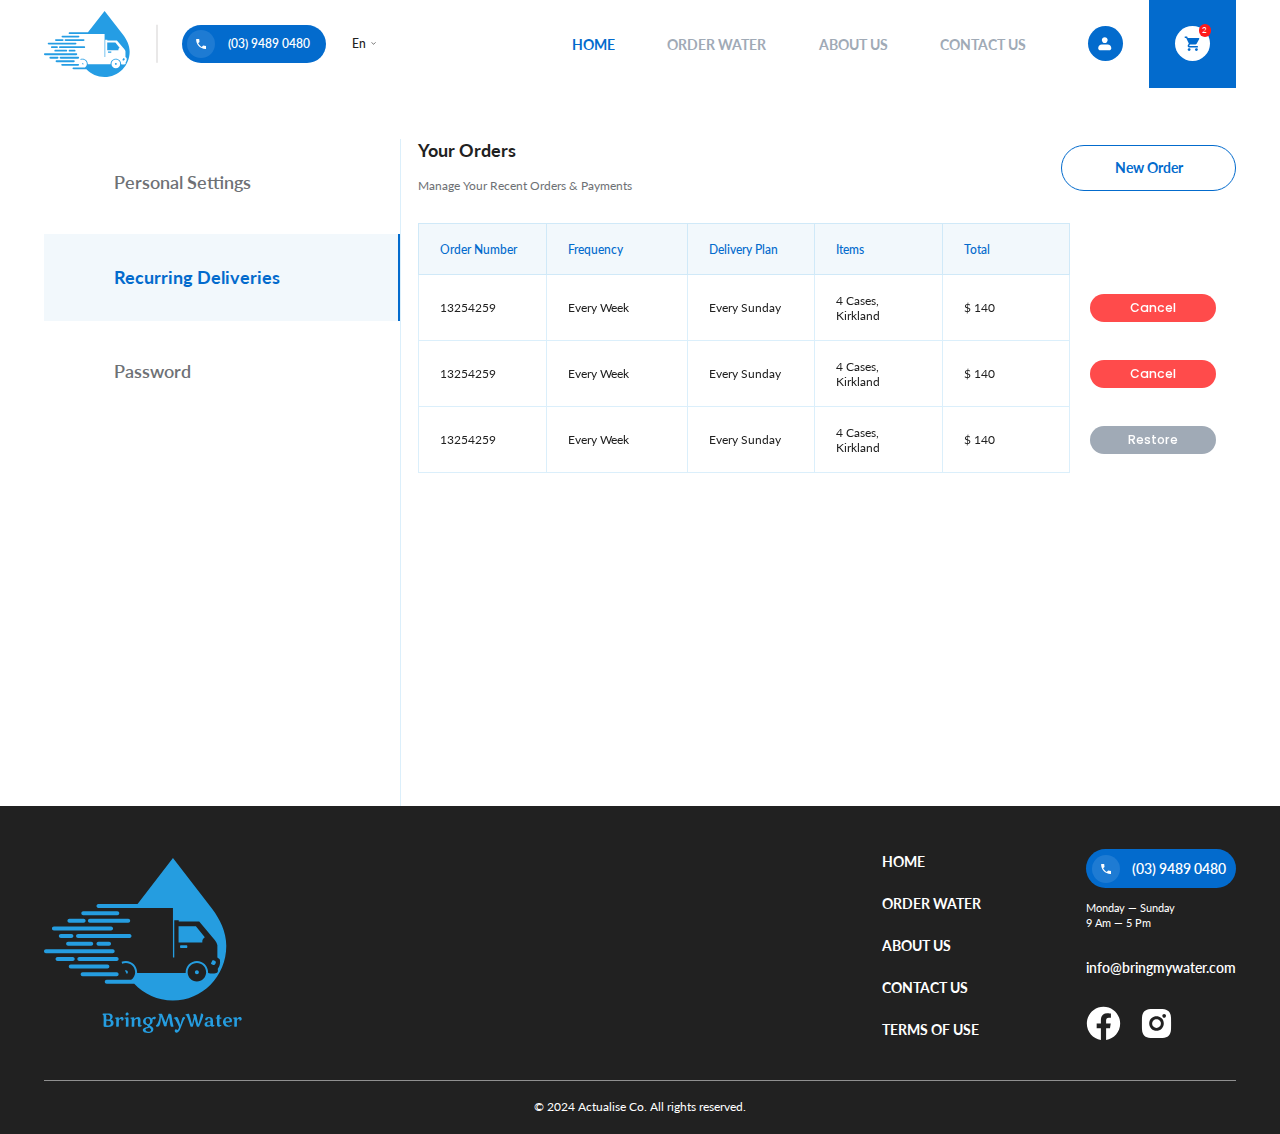
<file: personal-deliveries.html>
<!DOCTYPE html>
<html lang="en">
<head>
  <title>Water</title>
    <meta charset="UTF-8">
  <meta name="viewport" content="width=device-width, initial-scale=1.0">
  <link rel="shortcut icon" href="favicon.ico" type="image/x-icon">
  <meta http-equiv="X-UA-Compatible" content="ie=edge">
  <meta name="theme-color" content="#191919">

  <link rel="stylesheet" href="https://cdn.jsdelivr.net/npm/swiper@11/swiper-bundle.min.css"/>
  <link rel="stylesheet" href="https://cdn.jsdelivr.net/npm/@fancyapps/ui@5.0/dist/fancybox/fancybox.css"/>
  <link rel="preconnect" href="https://fonts.googleapis.com">
  <link rel="preconnect" href="https://fonts.gstatic.com" crossorigin>
  <link href="https://fonts.googleapis.com/css2?family=Lato:wght@400;500;600;700;800&display=swap" rel="stylesheet">
  <link href="https://fonts.googleapis.com/css2?family=Poppins:wght@500&display=swap" rel="stylesheet">

  <link rel="stylesheet" href="css/critical.css">
<!--  Critical css needs to be connected this way:-->
<!--  <style>-->
<!--    <?php echo str_replace('url(..', parse_url(get_template_directory_uri(), PHP_URL_PATH), file_get_contents(TEMPLATE_PATH."/css/critical.css")); ?>-->
<!--  </style>-->

  <link rel="stylesheet" href="css/common.css">
  <link rel="stylesheet" href="css/sections/header.css" />
  <link rel="preload" as="style" onload="this.onload=null;this.rel='stylesheet'" href="css/sections/footer.css" />
  <link rel="stylesheet" href="css/sections/personal.css" />
  <link rel="preload" as="style" onload="this.onload=null;this.rel='stylesheet'" href="css/sections/checkout.css" />
</head>
<body class="page__body" >
  <div class="site-container">
    <header class="header">
    <div class="container">
      <div class="header__container">
        <div class="header__item">
          <a href="./../main.html" class="logo" aria-label="go to main page">
            <img src="./../img/header-logo.svg" alt="logo" width="97" height="76">
          </a>
          <div class="header__row mobile-hide">
            <a href="tel:0394890480" class="page-phone">
              <div class="page-phone__ico">
                <svg width="17" height="16" viewBox="0 0 17 16" fill="none" xmlns="http://www.w3.org/2000/svg">
                  <path d="M14.6053 10.3067L11.092 9.9L9.41201 11.58C7.51947 10.6175 5.9812 9.07921 5.01868 7.18667L6.70534 5.5L6.29868 2H2.62534C2.23868 8.78667 7.81868 14.3667 14.6053 13.98V10.3067Z" fill="white" />
                </svg>
              </div>
              <span>(03) 9489 0480</span>
            </a>
            <div class="header__dropdown dropdown">
              <span>En</span>
              <!-- <div class="dropdown__list">
                <ul>
                  <li>
                    <a href="">UA</a>
                  </li>
                  <li>
                    <a href="">UA</a>
                  </li>
                </ul>
              </div> -->
            </div>
          </div>
        </div>
        <div class="header__item">
          <nav class="header__nav mobile-hide">
            <ul>
              <li class="active">
                <a href="./../main.html">Home</a>
              </li>
              <li>
                <a href="./../product-single.html">Order Water</a>
              </li>
              <li>
                <a href="./../about-us.html">About Us</a>
              </li>
              <li>
                <a href="./../contact-us.html">Contact Us</a>
              </li>
            </ul>
          </nav>
          <div class="header__btns">
            <a href="#popup-login" data-fancybox="" class="header__btn header__btn--white" aria-label="open login form">
              <div class="header__btn-ico">
                <svg width="20" height="20" viewBox="0 0 20 20" fill="none" xmlns="http://www.w3.org/2000/svg">
                  <path fill-rule="evenodd" clip-rule="evenodd" d="M6.66667 5.83333C6.66667 4.94928 7.01786 4.10143 7.64298 3.47631C8.2681 2.85119 9.11594 2.5 10 2.5C10.8841 2.5 11.7319 2.85119 12.357 3.47631C12.9821 4.10143 13.3333 4.94928 13.3333 5.83333C13.3333 6.71739 12.9821 7.56523 12.357 8.19036C11.7319 8.81548 10.8841 9.16667 10 9.16667C9.11594 9.16667 8.2681 8.81548 7.64298 8.19036C7.01786 7.56523 6.66667 6.71739 6.66667 5.83333ZM6.66667 10.8333C5.5616 10.8333 4.50179 11.2723 3.72039 12.0537C2.93899 12.8351 2.5 13.8949 2.5 15C2.5 15.663 2.76339 16.2989 3.23223 16.7678C3.70107 17.2366 4.33696 17.5 5 17.5H15C15.663 17.5 16.2989 17.2366 16.7678 16.7678C17.2366 16.2989 17.5 15.663 17.5 15C17.5 13.8949 17.061 12.8351 16.2796 12.0537C15.4982 11.2723 14.4384 10.8333 13.3333 10.8333H6.66667Z" fill="white" />
                </svg>
              </div>
            </a>
            <button type="button" class="header__btn js-open-cart" aria-label="open cart">
              <div class="header__btn-ico">
                <svg width="20" height="20" viewBox="0 0 20 20" fill="none" xmlns="http://www.w3.org/2000/svg">
                  <path d="M14.1666 15C13.2416 15 12.5 15.7417 12.5 16.6667C12.5 17.1087 12.6756 17.5326 12.9881 17.8452C13.3007 18.1578 13.7246 18.3334 14.1666 18.3334C14.6087 18.3334 15.0326 18.1578 15.3452 17.8452C15.6577 17.5326 15.8333 17.1087 15.8333 16.6667C15.8333 16.2247 15.6577 15.8007 15.3452 15.4882C15.0326 15.1756 14.6087 15 14.1666 15ZM0.833313 1.66669V3.33335H2.49998L5.49998 9.65835L4.36665 11.7C4.24165 11.9334 4.16665 12.2084 4.16665 12.5C4.16665 12.942 4.34224 13.366 4.6548 13.6785C4.96736 13.9911 5.39129 14.1667 5.83331 14.1667H15.8333V12.5H6.18331C6.12806 12.5 6.07507 12.4781 6.036 12.439C5.99693 12.3999 5.97498 12.3469 5.97498 12.2917C5.97498 12.25 5.98331 12.2167 5.99998 12.1917L6.74998 10.8334H12.9583C13.5833 10.8334 14.1333 10.4834 14.4166 9.97502L17.4 4.58335C17.4583 4.45002 17.5 4.30835 17.5 4.16669C17.5 3.94567 17.4122 3.73371 17.2559 3.57743C17.0996 3.42115 16.8877 3.33335 16.6666 3.33335H4.34165L3.55831 1.66669M5.83331 15C4.90831 15 4.16665 15.7417 4.16665 16.6667C4.16665 17.1087 4.34224 17.5326 4.6548 17.8452C4.96736 18.1578 5.39129 18.3334 5.83331 18.3334C6.27534 18.3334 6.69926 18.1578 7.01182 17.8452C7.32438 17.5326 7.49998 17.1087 7.49998 16.6667C7.49998 16.2247 7.32438 15.8007 7.01182 15.4882C6.69926 15.1756 6.27534 15 5.83331 15Z" fill="#036BCD" />
                </svg>
                <div class="header__btn-num">
                  <span>2</span>
                </div>
              </div>
            </button>
            <button type="button" class="header__btn header__burger mobile-show" aria-label="open menu">
              <svg width="20" height="20" viewBox="0 0 20 20" fill="none" xmlns="http://www.w3.org/2000/svg">
                <path d="M1 16V14.8615H19V16H1ZM1 10.5693V9.43074H19V10.5693H1ZM1 5.13852V4H19V5.13852H1Z" fill="#036BCD" />
              </svg>
            </button>
          </div>
        </div>
      </div>
    </div>
</header>

<div class="menu mobile-show">
  <div class="menu__inner">
    <nav class="menu__nav">
      <ul>
        <li class="is-active">
          <a href="./../main.html">Home</a>
        </li>
        <li>
          <a href="./../product-single.html">Order Water</a>
        </li>
        <li>
          <a href="./../about-us.html">About Us</a>
        </li>
        <li>
          <a href="./../contact-us.html">Contact Us</a>
        </li>
      </ul>
    </nav>
    <div class="menu__info">
      <a href="mailto:info@bringmywater.com">info@bringmywater.com</a>
      <a href="tel:0394890480" class="page-phone">
          <div class="page-phone__ico">
            <svg width="17" height="16" viewBox="0 0 17 16" fill="none" xmlns="http://www.w3.org/2000/svg">
              <path d="M14.6053 10.3067L11.092 9.9L9.41201 11.58C7.51947 10.6175 5.9812 9.07921 5.01868 7.18667L6.70534 5.5L6.29868 2H2.62534C2.23868 8.78667 7.81868 14.3667 14.6053 13.98V10.3067Z" fill="white"></path>
            </svg>
          </div>
          <span>(03) 9489 0480</span>
      </a>
      <div class="page-date">
          <span>Monday— sunday</span>
          <span>9 am— 5 pm</span>
      </div>
      <ul class="socials">
          <li>
            <a href="" aria-label="go to facebook">
              <svg width="34" height="35" viewBox="0 0 34 35" fill="none" xmlns="http://www.w3.org/2000/svg">
                  <path d="M33.6668 17.5063C33.6668 8.24531 26.205 0.737793 17.0002 0.737793C7.79541 0.737793 0.333496 8.24531 0.333496 17.5063C0.333496 25.8758 6.42823 32.8131 14.396 34.0711V22.3535H10.1642V17.5063H14.396V13.812C14.396 9.60939 16.8843 7.28799 20.6912 7.28799C22.5148 7.28799 24.422 7.61551 24.422 7.61551V11.7421H22.3205C20.2502 11.7421 19.6043 13.0348 19.6043 14.361V17.5063H24.2267L23.4878 22.3535H19.6043V34.0711C27.5722 32.8131 33.6668 25.8761 33.6668 17.5063Z" fill="#036bcd"></path>
              </svg>
            </a>
          </li>
          <li>
            <a href="" aria-label="go to instagram">
              <svg width="40" height="40" viewBox="0 0 40 40" fill="none" xmlns="http://www.w3.org/2000/svg">
                  <path d="M21.7135 3.3335C23.5885 3.3385 24.5401 3.3485 25.3618 3.37183L25.6852 3.3835C26.0585 3.39683 26.4268 3.4135 26.8718 3.4335C28.6451 3.51683 29.8552 3.79683 30.9168 4.2085C32.0168 4.63183 32.9435 5.20516 33.8702 6.13016C34.7176 6.96332 35.3734 7.97114 35.7918 9.0835C36.2035 10.1452 36.4835 11.3552 36.5668 13.1302C36.5868 13.5735 36.6035 13.9418 36.6168 14.3168L36.6268 14.6402C36.6518 15.4602 36.6618 16.4118 36.6652 18.2868L36.6668 19.5302V21.7135C36.6709 22.9292 36.6581 24.1448 36.6285 25.3602L36.6185 25.6835C36.6052 26.0585 36.5885 26.4268 36.5685 26.8702C36.4851 28.6452 36.2018 29.8535 35.7918 30.9168C35.3746 32.0298 34.7187 33.0379 33.8702 33.8702C33.0368 34.7174 32.029 35.3731 30.9168 35.7918C29.8552 36.2035 28.6451 36.4835 26.8718 36.5668C26.4763 36.5854 26.0808 36.6021 25.6852 36.6168L25.3618 36.6268C24.5401 36.6502 23.5885 36.6618 21.7135 36.6652L20.4701 36.6668H18.2885C17.0723 36.671 15.856 36.6582 14.6401 36.6285L14.3168 36.6185C13.9212 36.6035 13.5256 36.5863 13.1301 36.5668C11.3568 36.4835 10.1468 36.2035 9.08348 35.7918C7.97126 35.3741 6.96384 34.7182 6.13181 33.8702C5.28356 33.0373 4.62719 32.0294 4.20848 30.9168C3.79681 29.8552 3.51681 28.6452 3.43348 26.8702C3.41491 26.4747 3.39825 26.0791 3.38348 25.6835L3.37515 25.3602C3.34443 24.1449 3.33054 22.9292 3.33348 21.7135V18.2868C3.32883 17.0712 3.34105 15.8555 3.37015 14.6402L3.38181 14.3168C3.39515 13.9418 3.41181 13.5735 3.43181 13.1302C3.51515 11.3552 3.79515 10.1468 4.20681 9.0835C4.62534 7.97 5.28302 6.96187 6.13348 6.13016C6.9653 5.28262 7.97205 4.62681 9.08348 4.2085C10.1468 3.79683 11.3551 3.51683 13.1301 3.4335C13.5735 3.4135 13.9435 3.39683 14.3168 3.3835L14.6401 3.3735C15.8555 3.34388 17.0711 3.3311 18.2868 3.33516L21.7135 3.3335ZM20.0001 11.6668C17.79 11.6668 15.6704 12.5448 14.1076 14.1076C12.5448 15.6704 11.6668 17.79 11.6668 20.0002C11.6668 22.2103 12.5448 24.3299 14.1076 25.8927C15.6704 27.4555 17.79 28.3335 20.0001 28.3335C22.2103 28.3335 24.3299 27.4555 25.8927 25.8927C27.4555 24.3299 28.3335 22.2103 28.3335 20.0002C28.3335 17.79 27.4555 15.6704 25.8927 14.1076C24.3299 12.5448 22.2103 11.6668 20.0001 11.6668ZM20.0001 15.0002C20.6568 15.0001 21.307 15.1293 21.9136 15.3804C22.5203 15.6316 23.0716 15.9998 23.5359 16.464C24.0003 16.9283 24.3687 17.4794 24.6201 18.086C24.8714 18.6926 25.0009 19.3427 25.001 19.9993C25.0011 20.6559 24.8719 21.3061 24.6207 21.9128C24.3695 22.5195 24.0013 23.0707 23.5371 23.5351C23.0729 23.9995 22.5218 24.3679 21.9152 24.6192C21.3086 24.8706 20.6584 25.0001 20.0018 25.0002C18.6757 25.0002 17.404 24.4734 16.4663 23.5357C15.5286 22.598 15.0018 21.3262 15.0018 20.0002C15.0018 18.6741 15.5286 17.4023 16.4663 16.4646C17.404 15.5269 18.6757 15.0002 20.0018 15.0002M28.7518 9.16683C28.1993 9.16683 27.6694 9.38632 27.2787 9.77702C26.888 10.1677 26.6685 10.6976 26.6685 11.2502C26.6685 11.8027 26.888 12.3326 27.2787 12.7233C27.6694 13.114 28.1993 13.3335 28.7518 13.3335C29.3043 13.3335 29.8343 13.114 30.225 12.7233C30.6157 12.3326 30.8351 11.8027 30.8351 11.2502C30.8351 10.6976 30.6157 10.1677 30.225 9.77702C29.8343 9.38632 29.3043 9.16683 28.7518 9.16683Z" fill="#036bcd"></path>
              </svg>
            </a>
          </li>
      </ul>
  </div>
  </div>
</div>

    <main class="main">
      <section class="personal swiper-mobile">
        <div class="container">
          <div class="personal__container">
            <aside class="personal__aside">
              <ul>
                <li>
                  <a href="personal-profile.html">personal Settings</a>
                </li>
                <li class="active">
                  <a href="">Recurring deliveries</a>
                </li>
                <li>
                  <a href="./personal-password.html">Password</a>
                </li>
              </ul>
            </aside>
            <div class="personal__wrapper">
              <div class="personal-order">
                <div class="personal-order__top">
                  <div class="personal-order__info">
                    <div class="personal-order__title">
                      <h1>Your Orders</h1>
                    </div>
                    <span>Manage Your Recent Orders & Payments</span>
                  </div>
                  <a href="" class="btn btn--transparent">New Order</a>
                </div>
                <div class="personal-order__table table swiper">
                  <div class="swiper__btns mobile-show">
                    <button type="button" class="swiper__btn swiper__btn--prev">
                      <svg width="16" height="16" viewBox="0 0 16 16" fill="none" xmlns="http://www.w3.org/2000/svg">
                        <path d="M5.37971 8.36199L10.9527 13.672C11.0457 13.7606 11.1692 13.8101 11.2977 13.8101C11.4262 13.8101 11.5497 13.7606 11.6427 13.672L11.6487 13.666C11.6939 13.623 11.73 13.5713 11.7546 13.514C11.7792 13.4566 11.7919 13.3949 11.7919 13.3325C11.7919 13.2701 11.7792 13.2084 11.7546 13.151C11.73 13.0937 11.6939 13.042 11.6487 12.999L6.40071 7.99899L11.6487 3.00099C11.6939 2.95802 11.73 2.90629 11.7546 2.84896C11.7792 2.79163 11.7919 2.72989 11.7919 2.66749C11.7919 2.6051 11.7792 2.54336 11.7546 2.48603C11.73 2.42869 11.6939 2.37697 11.6487 2.33399L11.6427 2.32799C11.5497 2.23935 11.4262 2.1899 11.2977 2.1899C11.1692 2.1899 11.0457 2.23935 10.9527 2.32799L5.37971 7.63799C5.3307 7.68469 5.29168 7.74085 5.26502 7.80308C5.23836 7.86531 5.22461 7.9323 5.22461 7.99999C5.22461 8.06769 5.23836 8.13468 5.26502 8.19691C5.29168 8.25913 5.3307 8.3153 5.37971 8.36199Z" fill="#A0AAB6" />
                      </svg>
                      <span>Prev Order</span>
                    </button>
                    <button type="button" class="swiper__btn swiper__btn--next">
                      <span>Next Order</span>
                      <svg width="16" height="16" viewBox="0 0 16 16" fill="none" xmlns="http://www.w3.org/2000/svg">
                        <path d="M10.6203 7.63801L5.04729 2.32801C4.9543 2.23936 4.83076 2.18991 4.70229 2.18991C4.57382 2.18991 4.45028 2.23936 4.35729 2.32801L4.35129 2.33401C4.30606 2.37698 4.27004 2.42871 4.24542 2.48604C4.22081 2.54337 4.20812 2.60511 4.20812 2.66751C4.20812 2.7299 4.22081 2.79164 4.24542 2.84897C4.27004 2.90631 4.30606 2.95803 4.35129 3.00101L9.59929 8.00101L4.35129 12.999C4.30606 13.042 4.27004 13.0937 4.24542 13.151C4.22081 13.2084 4.20812 13.2701 4.20812 13.3325C4.20812 13.3949 4.22081 13.4566 4.24542 13.514C4.27004 13.5713 4.30606 13.623 4.35129 13.666L4.35729 13.672C4.45028 13.7607 4.57382 13.8101 4.70229 13.8101C4.83076 13.8101 4.9543 13.7607 5.04729 13.672L10.6203 8.36201C10.6693 8.31531 10.7083 8.25915 10.735 8.19692C10.7616 8.13469 10.7754 8.0677 10.7754 8.00001C10.7754 7.93231 10.7616 7.86532 10.735 7.80309C10.7083 7.74087 10.6693 7.6847 10.6203 7.63801Z" fill="#036BCD" />
                      </svg>
                    </button>
                  </div>
                  <div class="table__head mobile-hide">
                    <div class="table__row">
                      <div class="table__item">
                        <span>Order Number</span>
                      </div>
                      <div class="table__item">
                        <span>Frequency</span>
                      </div>
                      <div class="table__item">
                        <span>Delivery Plan</span>
                      </div>
                      <div class="table__item">
                        <span>Items</span>
                      </div>
                      <div class="table__item">
                        <span>Total</span>
                      </div>
                      <div class="table__btn">

                      </div>
                    </div>
                  </div>
                  <div class="table__body swiper-wrapper">
                    <div class="table__row swiper-slide">
                      <div class="table__item">
                        <span class="mobile-show">Order Number</span>
                        <span>13254259</span>
                      </div>
                      <div class="table__item">
                        <span class="mobile-show">Frequency</span>
                        <span>every week</span>
                      </div>
                      <div class="table__item">
                        <span class="mobile-show">Delivery Plan</span>
                        <span>every Sunday</span>
                      </div>
                      <div class="table__item">
                        <span class="mobile-show">Items</span>
                        <span>4 cases, Kirkland </span>
                      </div>
                      <div class="table__item">
                        <span class="mobile-show">Total</span>
                        <span>$ 140</span>
                      </div>
                      <div class="table__btn table__btn--red">
                        <span>Cancel</span>
                      </div>
                    </div>
                    <div class="table__row swiper-slide">
                      <div class="table__item">
                        <span class="mobile-show">Order Number</span>
                        <span>13254259</span>
                      </div>
                      <div class="table__item">
                        <span class="mobile-show">Frequency</span>
                        <span>every week</span>
                      </div>
                      <div class="table__item">
                        <span class="mobile-show">Delivery Plan</span>
                        <span>every Sunday</span>
                      </div>
                      <div class="table__item">
                        <span class="mobile-show">Items</span>
                        <span>4 cases, Kirkland </span>
                      </div>
                      <div class="table__item">
                        <span class="mobile-show">Total</span>
                        <span>$ 140</span>
                      </div>
                      <div class="table__btn table__btn--red">
                        <span>Cancel</span>
                      </div>
                    </div>
                    <div class="table__row swiper-slide">
                      <div class="table__item">
                        <span class="mobile-show">Order Number</span>
                        <span>13254259</span>
                      </div>
                      <div class="table__item">
                        <span class="mobile-show">Frequency</span>
                        <span>every week</span>
                      </div>
                      <div class="table__item">
                        <span class="mobile-show">Delivery Plan</span>
                        <span>every Sunday</span>
                      </div>
                      <div class="table__item">
                        <span class="mobile-show">Items</span>
                        <span>4 cases, Kirkland </span>
                      </div>
                      <div class="table__item">
                        <span class="mobile-show">Total</span>
                        <span>$ 140</span>
                      </div>
                      <div class="table__btn">
                        <span>Restore</span>
                      </div>
                    </div>
                  </div>
                </div>
              </div>
            </div>
          </div>
        </div>
      </section>
    </main>
    <footer class="footer">
  <div class="container">
    <div class="footer__container">
        <a href="./../main.html" class="logo">
            <img src="./../img/footer-logo.svg" alt="logo" width="227" height="200">
        </a>
        <div class="footer__item">
            <nav class="footer__nav">
                <ul>
                    <li>
                        <a href="./../main.html">Home</a>
                    </li>
                    <li>
                        <a href="./../product-single.html">Order Water</a>
                    </li>
                    <li>
                        <a href="./../about-us.html">About Us</a>
                    </li>
                    <li>
                        <a href="./../contact-us.html">Contact Us</a>
                    </li>
                    <li>
                        <a href="./../terms.html">Terms of use</a>
                    </li>
                </ul>
            </nav>
            <div class="footer__info">
                <a href="tel:0394890480" class="page-phone">
                    <div class="page-phone__ico">
                      <svg width="17" height="16" viewBox="0 0 17 16" fill="none" xmlns="http://www.w3.org/2000/svg">
                        <path d="M14.6053 10.3067L11.092 9.9L9.41201 11.58C7.51947 10.6175 5.9812 9.07921 5.01868 7.18667L6.70534 5.5L6.29868 2H2.62534C2.23868 8.78667 7.81868 14.3667 14.6053 13.98V10.3067Z" fill="white" />
                      </svg>
                    </div>
                    <span>(03) 9489 0480</span>
                </a>
                <div class="footer__date page-date">
                    <span>Monday — sunday</span>
                    <span>9 am — 5 pm</span>
                </div>
                <a href="mailto:info@bringmywater.com">info@bringmywater.com</a>
                <ul class="socials">
                    <li>
                        <a href="" aria-label="go to facebook">
                            <svg width="34" height="35" viewBox="0 0 34 35" fill="none" xmlns="http://www.w3.org/2000/svg">
                                <path d="M33.6668 17.5063C33.6668 8.24531 26.205 0.737793 17.0002 0.737793C7.79541 0.737793 0.333496 8.24531 0.333496 17.5063C0.333496 25.8758 6.42823 32.8131 14.396 34.0711V22.3535H10.1642V17.5063H14.396V13.812C14.396 9.60939 16.8843 7.28799 20.6912 7.28799C22.5148 7.28799 24.422 7.61551 24.422 7.61551V11.7421H22.3205C20.2502 11.7421 19.6043 13.0348 19.6043 14.361V17.5063H24.2267L23.4878 22.3535H19.6043V34.0711C27.5722 32.8131 33.6668 25.8761 33.6668 17.5063Z" fill="white" />
                            </svg>
                        </a>
                    </li>
                    <li>
                        <a href="" aria-label="go to instagram">
                            <svg width="40" height="40" viewBox="0 0 40 40" fill="none" xmlns="http://www.w3.org/2000/svg">
                                <path d="M21.7135 3.3335C23.5885 3.3385 24.5401 3.3485 25.3618 3.37183L25.6852 3.3835C26.0585 3.39683 26.4268 3.4135 26.8718 3.4335C28.6451 3.51683 29.8552 3.79683 30.9168 4.2085C32.0168 4.63183 32.9435 5.20516 33.8702 6.13016C34.7176 6.96332 35.3734 7.97114 35.7918 9.0835C36.2035 10.1452 36.4835 11.3552 36.5668 13.1302C36.5868 13.5735 36.6035 13.9418 36.6168 14.3168L36.6268 14.6402C36.6518 15.4602 36.6618 16.4118 36.6652 18.2868L36.6668 19.5302V21.7135C36.6709 22.9292 36.6581 24.1448 36.6285 25.3602L36.6185 25.6835C36.6052 26.0585 36.5885 26.4268 36.5685 26.8702C36.4851 28.6452 36.2018 29.8535 35.7918 30.9168C35.3746 32.0298 34.7187 33.0379 33.8702 33.8702C33.0368 34.7174 32.029 35.3731 30.9168 35.7918C29.8552 36.2035 28.6451 36.4835 26.8718 36.5668C26.4763 36.5854 26.0808 36.6021 25.6852 36.6168L25.3618 36.6268C24.5401 36.6502 23.5885 36.6618 21.7135 36.6652L20.4701 36.6668H18.2885C17.0723 36.671 15.856 36.6582 14.6401 36.6285L14.3168 36.6185C13.9212 36.6035 13.5256 36.5863 13.1301 36.5668C11.3568 36.4835 10.1468 36.2035 9.08348 35.7918C7.97126 35.3741 6.96384 34.7182 6.13181 33.8702C5.28356 33.0373 4.62719 32.0294 4.20848 30.9168C3.79681 29.8552 3.51681 28.6452 3.43348 26.8702C3.41491 26.4747 3.39825 26.0791 3.38348 25.6835L3.37515 25.3602C3.34443 24.1449 3.33054 22.9292 3.33348 21.7135V18.2868C3.32883 17.0712 3.34105 15.8555 3.37015 14.6402L3.38181 14.3168C3.39515 13.9418 3.41181 13.5735 3.43181 13.1302C3.51515 11.3552 3.79515 10.1468 4.20681 9.0835C4.62534 7.97 5.28302 6.96187 6.13348 6.13016C6.9653 5.28262 7.97205 4.62681 9.08348 4.2085C10.1468 3.79683 11.3551 3.51683 13.1301 3.4335C13.5735 3.4135 13.9435 3.39683 14.3168 3.3835L14.6401 3.3735C15.8555 3.34388 17.0711 3.3311 18.2868 3.33516L21.7135 3.3335ZM20.0001 11.6668C17.79 11.6668 15.6704 12.5448 14.1076 14.1076C12.5448 15.6704 11.6668 17.79 11.6668 20.0002C11.6668 22.2103 12.5448 24.3299 14.1076 25.8927C15.6704 27.4555 17.79 28.3335 20.0001 28.3335C22.2103 28.3335 24.3299 27.4555 25.8927 25.8927C27.4555 24.3299 28.3335 22.2103 28.3335 20.0002C28.3335 17.79 27.4555 15.6704 25.8927 14.1076C24.3299 12.5448 22.2103 11.6668 20.0001 11.6668ZM20.0001 15.0002C20.6568 15.0001 21.307 15.1293 21.9136 15.3804C22.5203 15.6316 23.0716 15.9998 23.5359 16.464C24.0003 16.9283 24.3687 17.4794 24.6201 18.086C24.8714 18.6926 25.0009 19.3427 25.001 19.9993C25.0011 20.6559 24.8719 21.3061 24.6207 21.9128C24.3695 22.5195 24.0013 23.0707 23.5371 23.5351C23.0729 23.9995 22.5218 24.3679 21.9152 24.6192C21.3086 24.8706 20.6584 25.0001 20.0018 25.0002C18.6757 25.0002 17.404 24.4734 16.4663 23.5357C15.5286 22.598 15.0018 21.3262 15.0018 20.0002C15.0018 18.6741 15.5286 17.4023 16.4663 16.4646C17.404 15.5269 18.6757 15.0002 20.0018 15.0002M28.7518 9.16683C28.1993 9.16683 27.6694 9.38632 27.2787 9.77702C26.888 10.1677 26.6685 10.6976 26.6685 11.2502C26.6685 11.8027 26.888 12.3326 27.2787 12.7233C27.6694 13.114 28.1993 13.3335 28.7518 13.3335C29.3043 13.3335 29.8343 13.114 30.225 12.7233C30.6157 12.3326 30.8351 11.8027 30.8351 11.2502C30.8351 10.6976 30.6157 10.1677 30.225 9.77702C29.8343 9.38632 29.3043 9.16683 28.7518 9.16683Z" fill="white" />
                            </svg>
                        </a>
                    </li>
                </ul>
            </div>
        </div>
    </div>
    <div class="footer__bottom">
        <span>© 2024 Actualise Co. All rights reserved.</span>
    </div>
  </div>
</footer>

<div class="cart">
    <div class="cart__inner">
        <div class="cart__container">
            <div class="cart__top">
                <div class="cart__title title-h3">
                    <span>cart</span>
                </div>
                <button type="button" class="cart__close" aria-label="close cart">
                    <svg width="40" height="40" viewBox="0 0 40 40" fill="none" xmlns="http://www.w3.org/2000/svg">
                        <path d="M11.668 11.6667L28.3346 28.3334M11.668 28.3334L28.3346 11.6667" stroke="#6E7175" stroke-width="2" stroke-linecap="round" stroke-linejoin="round" />
                    </svg>
                </button>
            </div>
            <div class="cart__body">
                <div class="cart__checkout">
                    <div class="checkout__aside-info">
                        <div class="cart-item">
                            <div class="cart-item__img">
                                <img src="./../img/car-item-img.webp" alt="product" width="156" height="208">
                            </div>
                            <div class="cart-item__wrapper">
                                <div class="cart-item__title">
                                    <h2>Kirkland Water Pack</h2>
                                </div>
                                <div class="cart-item__price">
                                    <span> $ 40.99</span>
                                </div>
                                <form action="" method="post" class="quantity">
                                    <input type="hidden" name="" value="">
                                    <div class="quantity__amount">
                                        <button type="button" class="quantity__btn" data-direction="plus">
                                            <svg width="24" height="24" viewBox="0 0 24 24" fill="none" xmlns="http://www.w3.org/2000/svg">
                                                <path d="M6 12H12M12 12H18M12 12V6M12 12V18" stroke="#A0AAB6" stroke-width="2" stroke-linecap="round" stroke-linejoin="round"></path>
                                            </svg>
                                        </button>
                                        <input class="quantity__input" type="number" min="1" max="" value="1" readonly="" name="quantity">
                                        <button type="button" class="quantity__btn" data-direction="minus">
                                            <svg width="24" height="24" viewBox="0 0 24 24" fill="none" xmlns="http://www.w3.org/2000/svg">
                                                <path d="M6 12H12H18" stroke="#A0AAB6" stroke-width="2" stroke-linecap="round" stroke-linejoin="round"></path>
                                            </svg>
                                        </button>
                                    </div>
                                </form>
                            </div>
                        </div>
                    </div>
                    <div class="checkout__code">
                        <form action="" method="post" class="checkout__code-form form">
                            <div class="checkout__code-input">
                                <input type="text" name="coupon" placeholder="Enter code" required>
                            </div>
                            <button type="submit" class="btn">Apply</button>
                        </form>
                    </div>
                    <ul class="checkout__total">
                        <li>
                            <span>Subtotal</span>
                            <span>$ 40.99</span>
                        </li>
                        <li>
                            <span>Delivery</span>
                            <span>Free</span>
                        </li>
                        <li>
                            <span>Total</span>
                            <span>$ 40.99</span>
                        </li>
                    </ul>
                    <div class="checkout__btn">
                        <button type="button" class="btn">Proceed To Pay</button>
                    </div>
                </div>
                <!-- <div class="cart__empty">
                    <div class="cart__empty-img">
                        <img src="./../img/cart-empty.svg" alt="" role="presentation" width="260" height="260">
                    </div>
                    <div class="cart__title title-h3">
                        <span>cart is empty</span>
                    </div>
                </div> -->
            </div>
        </div>
    </div>
</div>

<div style="display: none;">
    <div class="popup" id="popup-login">
        <button type="button" class="popup__close" aria-label="popup close" data-fancybox-close>
            <svg width="40" height="40" viewBox="0 0 40 40" fill="none" xmlns="http://www.w3.org/2000/svg">
                <path d="M11.668 11.6667L28.3346 28.3334M11.668 28.3334L28.3346 11.6667" stroke="#6E7175" stroke-width="2" stroke-linecap="round" stroke-linejoin="round" />
            </svg>
        </button>
        <div class="popup__inner">
            <a href="" class="logo">
                <img src="./../img/header-logo.svg" alt="" width="180" height="140">
            </a>
            <form action="" method="post" class="popup__form form">
                <div class="form__block">
                    <div class="form__row">
                        <div class="input">
                            <input type="text" name="email_tel" placeholder="Email Or Phone Number" required>
                        </div>
                    </div>
                    <div class="form__row">
                        <div class="input">
                            <input type="password" name="password" placeholder="Password" required>
                        </div>
                    </div>
                    <div class="form__text form__text--small">
                        <a href="#popup-password" data-fancybox>Forgot Password?</a>
                    </div>
                </div>
                <div class="form__btn popup__btn">
                    <button type="submit" class="btn">Log In</button>
                </div>
                <div class="form__text">
                    <p>Don’t Have An Account? <a href="./../sign-up.html">Sign Up Now</a></p>
                </div>
            </form>
        </div>
    </div>
    <div class="popup" id="popup-password">
        <button type="button" class="popup__close" aria-label="popup close" data-fancybox-close>
            <svg width="40" height="40" viewBox="0 0 40 40" fill="none" xmlns="http://www.w3.org/2000/svg">
                <path d="M11.668 11.6667L28.3346 28.3334M11.668 28.3334L28.3346 11.6667" stroke="#6E7175" stroke-width="2" stroke-linecap="round" stroke-linejoin="round" />
            </svg>
        </button>
        <div class="popup__inner">
            <div class="popup__title title-h3">
                <span>Forgot your Password?</span>
            </div>
            <form action="" method="post" class="popup__form form">
                <div class="form__block">
                    <div class="form__row">
                        <div class="input-notice">
                            <div class="input">
                                <input type="email" name="email" placeholder="Email" data-validation="email" required>
                            </div>
                            <p>Enter your account email. We’ll send you instructions on how to change your password.</p>
                        </div>
                    </div>
                </div>
                <div class="form__btn popup__btn">
                    <button type="submit" class="btn">Send Email</button>
                </div>
            </form>
        </div>
    </div>
    <div class="popup" id="popup-code">
        <button type="button" class="popup__close" aria-label="popup close" data-fancybox-close>
            <svg width="40" height="40" viewBox="0 0 40 40" fill="none" xmlns="http://www.w3.org/2000/svg">
                <path d="M11.668 11.6667L28.3346 28.3334M11.668 28.3334L28.3346 11.6667" stroke="#6E7175" stroke-width="2" stroke-linecap="round" stroke-linejoin="round" />
            </svg>
        </button>
        <div class="popup__inner">
            <a href="" class="logo">
                <img src="./../img/header-logo.svg" alt="" width="180" height="140">
            </a>
            <div class="popup__title popup__title--small title-h3">
                <span>Let’s verify if we service your area</span>
            </div>
            <form action="" method="post" class="popup__form form">
                <div class="form__block">
                    <div class="form__row">
                        <div class="input">
                            <input type="text" name="zipcode" placeholder="Your ZIP Code" required>
                        </div>
                    </div>
                </div>
                <div class="form__btn popup__btn">
                    <button type="submit" class="btn">Check</button>
                </div>
            </form>
        </div>
    </div>
    <div class="popup popup-code-incorrect" id="popup-code-incorrect">
        <button type="button" class="popup__close" aria-label="popup close" data-fancybox-close>
            <svg width="40" height="40" viewBox="0 0 40 40" fill="none" xmlns="http://www.w3.org/2000/svg">
                <path d="M11.668 11.6667L28.3346 28.3334M11.668 28.3334L28.3346 11.6667" stroke="#6E7175" stroke-width="2" stroke-linecap="round" stroke-linejoin="round" />
            </svg>
        </button>
        <div class="popup__inner">
            <div class="popup__img">
                <img src="./../img/img-location.webp" alt="" role="presentation" width="265" height="280">
            </div>
            <div class="popup__title title-h3">
                <span>Sorry!</span>
            </div>
            <div class="popup__title popup__title--small title-h3">
                <span>Currently you are not in our delivery zone.</span>
            </div>
            <div class="popup__btn">
                <button type="button" class="btn" data-fancybox-close="">OK</button>
            </div>
        </div>
    </div>
</div>

<script>
  const TEMPLATE_PATH = ''
  let validationErrors = {
      "required": "This field is required",
      "invalid": "This field is invalid",
      "allowed_ext": "Allowed extensions: &1",
      "max_size": "Maximum file size is &1",
      "max_files": "Maximum files you can upload is &1",
      "minlength": "Minimum number of characters is &1",

      "firstname": {
          "required": "First Name is required."
      },
      "lastname": {
          "required": "Last Name is required."
      },
      "name": {
          "regex": "Only letters and white space allowed"
      },
      "email": {
          "regex": "The E-mail must be a valid email address.",
          "required": "E-mail is required."
      },
      "zipcode": {
          "required": "Postcode is required."
      },
      "language": {
          "required": "Language is required."
      },
      "city": {
          "required": "City is required."
      },
      "phone": {
          "required": "Phone is required."
      },
      "password": {
          "minlength": "Minimum number of characters is &1",
          "regex": "The password must contain numbers and Latin letters",
      },
      "password_repeat": {
          "password_repeat": "Passwords don't match"
      },
  }
</script>

<script src="https://cdn.jsdelivr.net/npm/swiper@11/swiper-bundle.min.js"></script>
<script src="https://cdn.jsdelivr.net/npm/@fancyapps/ui@5.0/dist/fancybox/fancybox.umd.js"></script>
<script src="https://blackbook.dev/plugin/?dropdown=1&accordion=1&validate=1" type="text/javascript"></script>
<script src="js/main.js"></script>

    <script type="text/javascript" src="js/sections/personal.js" defer></script>

  </div>
</body>

</html>
</file>
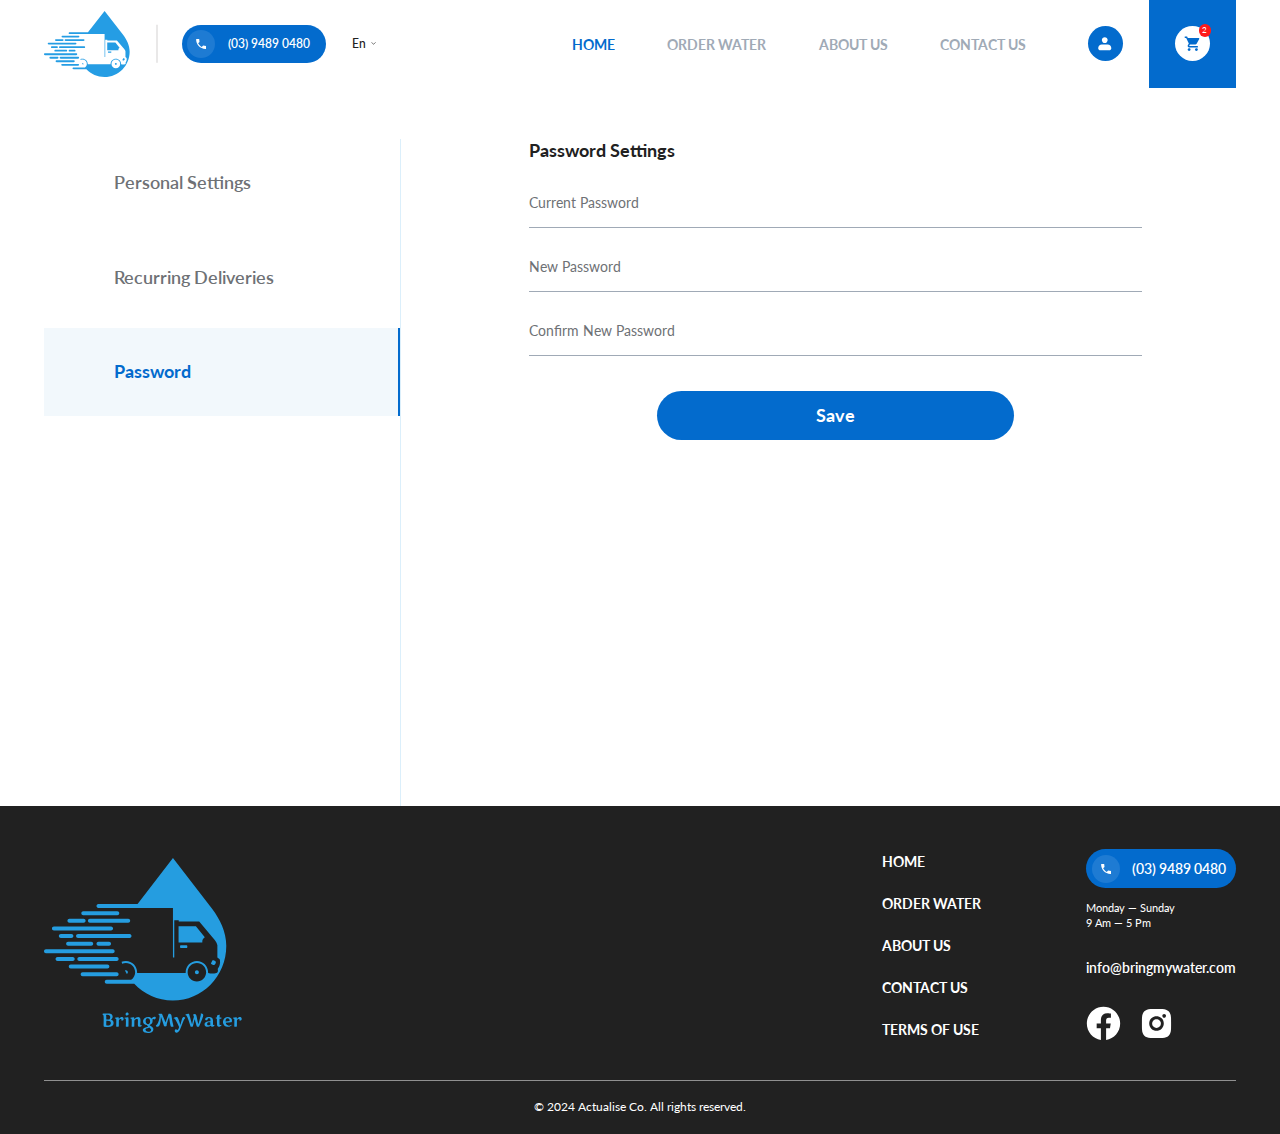
<file: personal-password.html>
<!DOCTYPE html>
<html lang="en">
<head>
  <title>Water</title>
    <meta charset="UTF-8">
  <meta name="viewport" content="width=device-width, initial-scale=1.0">
  <link rel="shortcut icon" href="favicon.ico" type="image/x-icon">
  <meta http-equiv="X-UA-Compatible" content="ie=edge">
  <meta name="theme-color" content="#191919">

  <link rel="stylesheet" href="https://cdn.jsdelivr.net/npm/swiper@11/swiper-bundle.min.css"/>
  <link rel="stylesheet" href="https://cdn.jsdelivr.net/npm/@fancyapps/ui@5.0/dist/fancybox/fancybox.css"/>
  <link rel="preconnect" href="https://fonts.googleapis.com">
  <link rel="preconnect" href="https://fonts.gstatic.com" crossorigin>
  <link href="https://fonts.googleapis.com/css2?family=Lato:wght@400;500;600;700;800&display=swap" rel="stylesheet">
  <link href="https://fonts.googleapis.com/css2?family=Poppins:wght@500&display=swap" rel="stylesheet">

  <link rel="stylesheet" href="css/critical.css">
<!--  Critical css needs to be connected this way:-->
<!--  <style>-->
<!--    <?php echo str_replace('url(..', parse_url(get_template_directory_uri(), PHP_URL_PATH), file_get_contents(TEMPLATE_PATH."/css/critical.css")); ?>-->
<!--  </style>-->

  <link rel="stylesheet" href="css/common.css">
  <link rel="stylesheet" href="css/sections/header.css" />
  <link rel="preload" as="style" onload="this.onload=null;this.rel='stylesheet'" href="css/sections/footer.css" />
  <link rel="stylesheet" href="css/sections/personal.css" />
  <link rel="preload" as="style" onload="this.onload=null;this.rel='stylesheet'" href="css/sections/checkout.css" />
</head>
<body class="page__body" >
  <div class="site-container">
    <header class="header">
    <div class="container">
      <div class="header__container">
        <div class="header__item">
          <a href="./../main.html" class="logo" aria-label="go to main page">
            <img src="./../img/header-logo.svg" alt="logo" width="97" height="76">
          </a>
          <div class="header__row mobile-hide">
            <a href="tel:0394890480" class="page-phone">
              <div class="page-phone__ico">
                <svg width="17" height="16" viewBox="0 0 17 16" fill="none" xmlns="http://www.w3.org/2000/svg">
                  <path d="M14.6053 10.3067L11.092 9.9L9.41201 11.58C7.51947 10.6175 5.9812 9.07921 5.01868 7.18667L6.70534 5.5L6.29868 2H2.62534C2.23868 8.78667 7.81868 14.3667 14.6053 13.98V10.3067Z" fill="white" />
                </svg>
              </div>
              <span>(03) 9489 0480</span>
            </a>
            <div class="header__dropdown dropdown">
              <span>En</span>
              <!-- <div class="dropdown__list">
                <ul>
                  <li>
                    <a href="">UA</a>
                  </li>
                  <li>
                    <a href="">UA</a>
                  </li>
                </ul>
              </div> -->
            </div>
          </div>
        </div>
        <div class="header__item">
          <nav class="header__nav mobile-hide">
            <ul>
              <li class="active">
                <a href="./../main.html">Home</a>
              </li>
              <li>
                <a href="./../product-single.html">Order Water</a>
              </li>
              <li>
                <a href="./../about-us.html">About Us</a>
              </li>
              <li>
                <a href="./../contact-us.html">Contact Us</a>
              </li>
            </ul>
          </nav>
          <div class="header__btns">
            <a href="#popup-login" data-fancybox="" class="header__btn header__btn--white" aria-label="open login form">
              <div class="header__btn-ico">
                <svg width="20" height="20" viewBox="0 0 20 20" fill="none" xmlns="http://www.w3.org/2000/svg">
                  <path fill-rule="evenodd" clip-rule="evenodd" d="M6.66667 5.83333C6.66667 4.94928 7.01786 4.10143 7.64298 3.47631C8.2681 2.85119 9.11594 2.5 10 2.5C10.8841 2.5 11.7319 2.85119 12.357 3.47631C12.9821 4.10143 13.3333 4.94928 13.3333 5.83333C13.3333 6.71739 12.9821 7.56523 12.357 8.19036C11.7319 8.81548 10.8841 9.16667 10 9.16667C9.11594 9.16667 8.2681 8.81548 7.64298 8.19036C7.01786 7.56523 6.66667 6.71739 6.66667 5.83333ZM6.66667 10.8333C5.5616 10.8333 4.50179 11.2723 3.72039 12.0537C2.93899 12.8351 2.5 13.8949 2.5 15C2.5 15.663 2.76339 16.2989 3.23223 16.7678C3.70107 17.2366 4.33696 17.5 5 17.5H15C15.663 17.5 16.2989 17.2366 16.7678 16.7678C17.2366 16.2989 17.5 15.663 17.5 15C17.5 13.8949 17.061 12.8351 16.2796 12.0537C15.4982 11.2723 14.4384 10.8333 13.3333 10.8333H6.66667Z" fill="white" />
                </svg>
              </div>
            </a>
            <button type="button" class="header__btn js-open-cart" aria-label="open cart">
              <div class="header__btn-ico">
                <svg width="20" height="20" viewBox="0 0 20 20" fill="none" xmlns="http://www.w3.org/2000/svg">
                  <path d="M14.1666 15C13.2416 15 12.5 15.7417 12.5 16.6667C12.5 17.1087 12.6756 17.5326 12.9881 17.8452C13.3007 18.1578 13.7246 18.3334 14.1666 18.3334C14.6087 18.3334 15.0326 18.1578 15.3452 17.8452C15.6577 17.5326 15.8333 17.1087 15.8333 16.6667C15.8333 16.2247 15.6577 15.8007 15.3452 15.4882C15.0326 15.1756 14.6087 15 14.1666 15ZM0.833313 1.66669V3.33335H2.49998L5.49998 9.65835L4.36665 11.7C4.24165 11.9334 4.16665 12.2084 4.16665 12.5C4.16665 12.942 4.34224 13.366 4.6548 13.6785C4.96736 13.9911 5.39129 14.1667 5.83331 14.1667H15.8333V12.5H6.18331C6.12806 12.5 6.07507 12.4781 6.036 12.439C5.99693 12.3999 5.97498 12.3469 5.97498 12.2917C5.97498 12.25 5.98331 12.2167 5.99998 12.1917L6.74998 10.8334H12.9583C13.5833 10.8334 14.1333 10.4834 14.4166 9.97502L17.4 4.58335C17.4583 4.45002 17.5 4.30835 17.5 4.16669C17.5 3.94567 17.4122 3.73371 17.2559 3.57743C17.0996 3.42115 16.8877 3.33335 16.6666 3.33335H4.34165L3.55831 1.66669M5.83331 15C4.90831 15 4.16665 15.7417 4.16665 16.6667C4.16665 17.1087 4.34224 17.5326 4.6548 17.8452C4.96736 18.1578 5.39129 18.3334 5.83331 18.3334C6.27534 18.3334 6.69926 18.1578 7.01182 17.8452C7.32438 17.5326 7.49998 17.1087 7.49998 16.6667C7.49998 16.2247 7.32438 15.8007 7.01182 15.4882C6.69926 15.1756 6.27534 15 5.83331 15Z" fill="#036BCD" />
                </svg>
                <div class="header__btn-num">
                  <span>2</span>
                </div>
              </div>
            </button>
            <button type="button" class="header__btn header__burger mobile-show" aria-label="open menu">
              <svg width="20" height="20" viewBox="0 0 20 20" fill="none" xmlns="http://www.w3.org/2000/svg">
                <path d="M1 16V14.8615H19V16H1ZM1 10.5693V9.43074H19V10.5693H1ZM1 5.13852V4H19V5.13852H1Z" fill="#036BCD" />
              </svg>
            </button>
          </div>
        </div>
      </div>
    </div>
</header>

<div class="menu mobile-show">
  <div class="menu__inner">
    <nav class="menu__nav">
      <ul>
        <li class="is-active">
          <a href="./../main.html">Home</a>
        </li>
        <li>
          <a href="./../product-single.html">Order Water</a>
        </li>
        <li>
          <a href="./../about-us.html">About Us</a>
        </li>
        <li>
          <a href="./../contact-us.html">Contact Us</a>
        </li>
      </ul>
    </nav>
    <div class="menu__info">
      <a href="mailto:info@bringmywater.com">info@bringmywater.com</a>
      <a href="tel:0394890480" class="page-phone">
          <div class="page-phone__ico">
            <svg width="17" height="16" viewBox="0 0 17 16" fill="none" xmlns="http://www.w3.org/2000/svg">
              <path d="M14.6053 10.3067L11.092 9.9L9.41201 11.58C7.51947 10.6175 5.9812 9.07921 5.01868 7.18667L6.70534 5.5L6.29868 2H2.62534C2.23868 8.78667 7.81868 14.3667 14.6053 13.98V10.3067Z" fill="white"></path>
            </svg>
          </div>
          <span>(03) 9489 0480</span>
      </a>
      <div class="page-date">
          <span>Monday— sunday</span>
          <span>9 am— 5 pm</span>
      </div>
      <ul class="socials">
          <li>
            <a href="" aria-label="go to facebook">
              <svg width="34" height="35" viewBox="0 0 34 35" fill="none" xmlns="http://www.w3.org/2000/svg">
                  <path d="M33.6668 17.5063C33.6668 8.24531 26.205 0.737793 17.0002 0.737793C7.79541 0.737793 0.333496 8.24531 0.333496 17.5063C0.333496 25.8758 6.42823 32.8131 14.396 34.0711V22.3535H10.1642V17.5063H14.396V13.812C14.396 9.60939 16.8843 7.28799 20.6912 7.28799C22.5148 7.28799 24.422 7.61551 24.422 7.61551V11.7421H22.3205C20.2502 11.7421 19.6043 13.0348 19.6043 14.361V17.5063H24.2267L23.4878 22.3535H19.6043V34.0711C27.5722 32.8131 33.6668 25.8761 33.6668 17.5063Z" fill="#036bcd"></path>
              </svg>
            </a>
          </li>
          <li>
            <a href="" aria-label="go to instagram">
              <svg width="40" height="40" viewBox="0 0 40 40" fill="none" xmlns="http://www.w3.org/2000/svg">
                  <path d="M21.7135 3.3335C23.5885 3.3385 24.5401 3.3485 25.3618 3.37183L25.6852 3.3835C26.0585 3.39683 26.4268 3.4135 26.8718 3.4335C28.6451 3.51683 29.8552 3.79683 30.9168 4.2085C32.0168 4.63183 32.9435 5.20516 33.8702 6.13016C34.7176 6.96332 35.3734 7.97114 35.7918 9.0835C36.2035 10.1452 36.4835 11.3552 36.5668 13.1302C36.5868 13.5735 36.6035 13.9418 36.6168 14.3168L36.6268 14.6402C36.6518 15.4602 36.6618 16.4118 36.6652 18.2868L36.6668 19.5302V21.7135C36.6709 22.9292 36.6581 24.1448 36.6285 25.3602L36.6185 25.6835C36.6052 26.0585 36.5885 26.4268 36.5685 26.8702C36.4851 28.6452 36.2018 29.8535 35.7918 30.9168C35.3746 32.0298 34.7187 33.0379 33.8702 33.8702C33.0368 34.7174 32.029 35.3731 30.9168 35.7918C29.8552 36.2035 28.6451 36.4835 26.8718 36.5668C26.4763 36.5854 26.0808 36.6021 25.6852 36.6168L25.3618 36.6268C24.5401 36.6502 23.5885 36.6618 21.7135 36.6652L20.4701 36.6668H18.2885C17.0723 36.671 15.856 36.6582 14.6401 36.6285L14.3168 36.6185C13.9212 36.6035 13.5256 36.5863 13.1301 36.5668C11.3568 36.4835 10.1468 36.2035 9.08348 35.7918C7.97126 35.3741 6.96384 34.7182 6.13181 33.8702C5.28356 33.0373 4.62719 32.0294 4.20848 30.9168C3.79681 29.8552 3.51681 28.6452 3.43348 26.8702C3.41491 26.4747 3.39825 26.0791 3.38348 25.6835L3.37515 25.3602C3.34443 24.1449 3.33054 22.9292 3.33348 21.7135V18.2868C3.32883 17.0712 3.34105 15.8555 3.37015 14.6402L3.38181 14.3168C3.39515 13.9418 3.41181 13.5735 3.43181 13.1302C3.51515 11.3552 3.79515 10.1468 4.20681 9.0835C4.62534 7.97 5.28302 6.96187 6.13348 6.13016C6.9653 5.28262 7.97205 4.62681 9.08348 4.2085C10.1468 3.79683 11.3551 3.51683 13.1301 3.4335C13.5735 3.4135 13.9435 3.39683 14.3168 3.3835L14.6401 3.3735C15.8555 3.34388 17.0711 3.3311 18.2868 3.33516L21.7135 3.3335ZM20.0001 11.6668C17.79 11.6668 15.6704 12.5448 14.1076 14.1076C12.5448 15.6704 11.6668 17.79 11.6668 20.0002C11.6668 22.2103 12.5448 24.3299 14.1076 25.8927C15.6704 27.4555 17.79 28.3335 20.0001 28.3335C22.2103 28.3335 24.3299 27.4555 25.8927 25.8927C27.4555 24.3299 28.3335 22.2103 28.3335 20.0002C28.3335 17.79 27.4555 15.6704 25.8927 14.1076C24.3299 12.5448 22.2103 11.6668 20.0001 11.6668ZM20.0001 15.0002C20.6568 15.0001 21.307 15.1293 21.9136 15.3804C22.5203 15.6316 23.0716 15.9998 23.5359 16.464C24.0003 16.9283 24.3687 17.4794 24.6201 18.086C24.8714 18.6926 25.0009 19.3427 25.001 19.9993C25.0011 20.6559 24.8719 21.3061 24.6207 21.9128C24.3695 22.5195 24.0013 23.0707 23.5371 23.5351C23.0729 23.9995 22.5218 24.3679 21.9152 24.6192C21.3086 24.8706 20.6584 25.0001 20.0018 25.0002C18.6757 25.0002 17.404 24.4734 16.4663 23.5357C15.5286 22.598 15.0018 21.3262 15.0018 20.0002C15.0018 18.6741 15.5286 17.4023 16.4663 16.4646C17.404 15.5269 18.6757 15.0002 20.0018 15.0002M28.7518 9.16683C28.1993 9.16683 27.6694 9.38632 27.2787 9.77702C26.888 10.1677 26.6685 10.6976 26.6685 11.2502C26.6685 11.8027 26.888 12.3326 27.2787 12.7233C27.6694 13.114 28.1993 13.3335 28.7518 13.3335C29.3043 13.3335 29.8343 13.114 30.225 12.7233C30.6157 12.3326 30.8351 11.8027 30.8351 11.2502C30.8351 10.6976 30.6157 10.1677 30.225 9.77702C29.8343 9.38632 29.3043 9.16683 28.7518 9.16683Z" fill="#036bcd"></path>
              </svg>
            </a>
          </li>
      </ul>
  </div>
  </div>
</div>

    <main class="main">
      <section class="personal">
        <div class="container">
          <div class="personal__container">
            <aside class="personal__aside">
              <ul>
                <li>
                  <a href="personal-profile.html">personal Settings</a>
                </li>
                <li>
                  <a href="personal-deliveries.html">Recurring deliveries</a>
                </li>
                <li class="active">
                  <a href="">Password</a>
                </li>
              </ul>
            </aside>
            <div class="personal__wrapper">
              <form action="" method="post" class="personal__form form">
                <div class="form__block">
                  <div class="form__subtitle">
                      <span>Password Settings</span>
                  </div>
                  <div class="form__row">
                    <div class="input">
                      <input type="password"  name="currentpassword" placeholder="Current Password" required>
                    </div>
                  </div>
                  <div class="form__row">
                    <div class="input">
                      <input type="password" name="newpassword" data-validation="password" placeholder="New Password" required>
                    </div>
                  </div>
                  <div class="form__row">
                    <div class="input">
                      <input type="password" name="repeatpassword" data-validation="password_repeat" placeholder="Confirm New Password" required>
                    </div>
                  </div>
                </div>
                <div class="form__btn">
                  <button type="submit" class="btn">Save</button>
                </div>
              </form>
            </div>
          </div>
        </div>
      </section>
    </main>
    <footer class="footer">
  <div class="container">
    <div class="footer__container">
        <a href="./../main.html" class="logo">
            <img src="./../img/footer-logo.svg" alt="logo" width="227" height="200">
        </a>
        <div class="footer__item">
            <nav class="footer__nav">
                <ul>
                    <li>
                        <a href="./../main.html">Home</a>
                    </li>
                    <li>
                        <a href="./../product-single.html">Order Water</a>
                    </li>
                    <li>
                        <a href="./../about-us.html">About Us</a>
                    </li>
                    <li>
                        <a href="./../contact-us.html">Contact Us</a>
                    </li>
                    <li>
                        <a href="./../terms.html">Terms of use</a>
                    </li>
                </ul>
            </nav>
            <div class="footer__info">
                <a href="tel:0394890480" class="page-phone">
                    <div class="page-phone__ico">
                      <svg width="17" height="16" viewBox="0 0 17 16" fill="none" xmlns="http://www.w3.org/2000/svg">
                        <path d="M14.6053 10.3067L11.092 9.9L9.41201 11.58C7.51947 10.6175 5.9812 9.07921 5.01868 7.18667L6.70534 5.5L6.29868 2H2.62534C2.23868 8.78667 7.81868 14.3667 14.6053 13.98V10.3067Z" fill="white" />
                      </svg>
                    </div>
                    <span>(03) 9489 0480</span>
                </a>
                <div class="footer__date page-date">
                    <span>Monday — sunday</span>
                    <span>9 am — 5 pm</span>
                </div>
                <a href="mailto:info@bringmywater.com">info@bringmywater.com</a>
                <ul class="socials">
                    <li>
                        <a href="" aria-label="go to facebook">
                            <svg width="34" height="35" viewBox="0 0 34 35" fill="none" xmlns="http://www.w3.org/2000/svg">
                                <path d="M33.6668 17.5063C33.6668 8.24531 26.205 0.737793 17.0002 0.737793C7.79541 0.737793 0.333496 8.24531 0.333496 17.5063C0.333496 25.8758 6.42823 32.8131 14.396 34.0711V22.3535H10.1642V17.5063H14.396V13.812C14.396 9.60939 16.8843 7.28799 20.6912 7.28799C22.5148 7.28799 24.422 7.61551 24.422 7.61551V11.7421H22.3205C20.2502 11.7421 19.6043 13.0348 19.6043 14.361V17.5063H24.2267L23.4878 22.3535H19.6043V34.0711C27.5722 32.8131 33.6668 25.8761 33.6668 17.5063Z" fill="white" />
                            </svg>
                        </a>
                    </li>
                    <li>
                        <a href="" aria-label="go to instagram">
                            <svg width="40" height="40" viewBox="0 0 40 40" fill="none" xmlns="http://www.w3.org/2000/svg">
                                <path d="M21.7135 3.3335C23.5885 3.3385 24.5401 3.3485 25.3618 3.37183L25.6852 3.3835C26.0585 3.39683 26.4268 3.4135 26.8718 3.4335C28.6451 3.51683 29.8552 3.79683 30.9168 4.2085C32.0168 4.63183 32.9435 5.20516 33.8702 6.13016C34.7176 6.96332 35.3734 7.97114 35.7918 9.0835C36.2035 10.1452 36.4835 11.3552 36.5668 13.1302C36.5868 13.5735 36.6035 13.9418 36.6168 14.3168L36.6268 14.6402C36.6518 15.4602 36.6618 16.4118 36.6652 18.2868L36.6668 19.5302V21.7135C36.6709 22.9292 36.6581 24.1448 36.6285 25.3602L36.6185 25.6835C36.6052 26.0585 36.5885 26.4268 36.5685 26.8702C36.4851 28.6452 36.2018 29.8535 35.7918 30.9168C35.3746 32.0298 34.7187 33.0379 33.8702 33.8702C33.0368 34.7174 32.029 35.3731 30.9168 35.7918C29.8552 36.2035 28.6451 36.4835 26.8718 36.5668C26.4763 36.5854 26.0808 36.6021 25.6852 36.6168L25.3618 36.6268C24.5401 36.6502 23.5885 36.6618 21.7135 36.6652L20.4701 36.6668H18.2885C17.0723 36.671 15.856 36.6582 14.6401 36.6285L14.3168 36.6185C13.9212 36.6035 13.5256 36.5863 13.1301 36.5668C11.3568 36.4835 10.1468 36.2035 9.08348 35.7918C7.97126 35.3741 6.96384 34.7182 6.13181 33.8702C5.28356 33.0373 4.62719 32.0294 4.20848 30.9168C3.79681 29.8552 3.51681 28.6452 3.43348 26.8702C3.41491 26.4747 3.39825 26.0791 3.38348 25.6835L3.37515 25.3602C3.34443 24.1449 3.33054 22.9292 3.33348 21.7135V18.2868C3.32883 17.0712 3.34105 15.8555 3.37015 14.6402L3.38181 14.3168C3.39515 13.9418 3.41181 13.5735 3.43181 13.1302C3.51515 11.3552 3.79515 10.1468 4.20681 9.0835C4.62534 7.97 5.28302 6.96187 6.13348 6.13016C6.9653 5.28262 7.97205 4.62681 9.08348 4.2085C10.1468 3.79683 11.3551 3.51683 13.1301 3.4335C13.5735 3.4135 13.9435 3.39683 14.3168 3.3835L14.6401 3.3735C15.8555 3.34388 17.0711 3.3311 18.2868 3.33516L21.7135 3.3335ZM20.0001 11.6668C17.79 11.6668 15.6704 12.5448 14.1076 14.1076C12.5448 15.6704 11.6668 17.79 11.6668 20.0002C11.6668 22.2103 12.5448 24.3299 14.1076 25.8927C15.6704 27.4555 17.79 28.3335 20.0001 28.3335C22.2103 28.3335 24.3299 27.4555 25.8927 25.8927C27.4555 24.3299 28.3335 22.2103 28.3335 20.0002C28.3335 17.79 27.4555 15.6704 25.8927 14.1076C24.3299 12.5448 22.2103 11.6668 20.0001 11.6668ZM20.0001 15.0002C20.6568 15.0001 21.307 15.1293 21.9136 15.3804C22.5203 15.6316 23.0716 15.9998 23.5359 16.464C24.0003 16.9283 24.3687 17.4794 24.6201 18.086C24.8714 18.6926 25.0009 19.3427 25.001 19.9993C25.0011 20.6559 24.8719 21.3061 24.6207 21.9128C24.3695 22.5195 24.0013 23.0707 23.5371 23.5351C23.0729 23.9995 22.5218 24.3679 21.9152 24.6192C21.3086 24.8706 20.6584 25.0001 20.0018 25.0002C18.6757 25.0002 17.404 24.4734 16.4663 23.5357C15.5286 22.598 15.0018 21.3262 15.0018 20.0002C15.0018 18.6741 15.5286 17.4023 16.4663 16.4646C17.404 15.5269 18.6757 15.0002 20.0018 15.0002M28.7518 9.16683C28.1993 9.16683 27.6694 9.38632 27.2787 9.77702C26.888 10.1677 26.6685 10.6976 26.6685 11.2502C26.6685 11.8027 26.888 12.3326 27.2787 12.7233C27.6694 13.114 28.1993 13.3335 28.7518 13.3335C29.3043 13.3335 29.8343 13.114 30.225 12.7233C30.6157 12.3326 30.8351 11.8027 30.8351 11.2502C30.8351 10.6976 30.6157 10.1677 30.225 9.77702C29.8343 9.38632 29.3043 9.16683 28.7518 9.16683Z" fill="white" />
                            </svg>
                        </a>
                    </li>
                </ul>
            </div>
        </div>
    </div>
    <div class="footer__bottom">
        <span>© 2024 Actualise Co. All rights reserved.</span>
    </div>
  </div>
</footer>

<div class="cart">
    <div class="cart__inner">
        <div class="cart__container">
            <div class="cart__top">
                <div class="cart__title title-h3">
                    <span>cart</span>
                </div>
                <button type="button" class="cart__close" aria-label="close cart">
                    <svg width="40" height="40" viewBox="0 0 40 40" fill="none" xmlns="http://www.w3.org/2000/svg">
                        <path d="M11.668 11.6667L28.3346 28.3334M11.668 28.3334L28.3346 11.6667" stroke="#6E7175" stroke-width="2" stroke-linecap="round" stroke-linejoin="round" />
                    </svg>
                </button>
            </div>
            <div class="cart__body">
                <div class="cart__checkout">
                    <div class="checkout__aside-info">
                        <div class="cart-item">
                            <div class="cart-item__img">
                                <img src="./../img/car-item-img.webp" alt="product" width="156" height="208">
                            </div>
                            <div class="cart-item__wrapper">
                                <div class="cart-item__title">
                                    <h2>Kirkland Water Pack</h2>
                                </div>
                                <div class="cart-item__price">
                                    <span> $ 40.99</span>
                                </div>
                                <form action="" method="post" class="quantity">
                                    <input type="hidden" name="" value="">
                                    <div class="quantity__amount">
                                        <button type="button" class="quantity__btn" data-direction="plus">
                                            <svg width="24" height="24" viewBox="0 0 24 24" fill="none" xmlns="http://www.w3.org/2000/svg">
                                                <path d="M6 12H12M12 12H18M12 12V6M12 12V18" stroke="#A0AAB6" stroke-width="2" stroke-linecap="round" stroke-linejoin="round"></path>
                                            </svg>
                                        </button>
                                        <input class="quantity__input" type="number" min="1" max="" value="1" readonly="" name="quantity">
                                        <button type="button" class="quantity__btn" data-direction="minus">
                                            <svg width="24" height="24" viewBox="0 0 24 24" fill="none" xmlns="http://www.w3.org/2000/svg">
                                                <path d="M6 12H12H18" stroke="#A0AAB6" stroke-width="2" stroke-linecap="round" stroke-linejoin="round"></path>
                                            </svg>
                                        </button>
                                    </div>
                                </form>
                            </div>
                        </div>
                    </div>
                    <div class="checkout__code">
                        <form action="" method="post" class="checkout__code-form form">
                            <div class="checkout__code-input">
                                <input type="text" name="coupon" placeholder="Enter code" required>
                            </div>
                            <button type="submit" class="btn">Apply</button>
                        </form>
                    </div>
                    <ul class="checkout__total">
                        <li>
                            <span>Subtotal</span>
                            <span>$ 40.99</span>
                        </li>
                        <li>
                            <span>Delivery</span>
                            <span>Free</span>
                        </li>
                        <li>
                            <span>Total</span>
                            <span>$ 40.99</span>
                        </li>
                    </ul>
                    <div class="checkout__btn">
                        <button type="button" class="btn">Proceed To Pay</button>
                    </div>
                </div>
                <!-- <div class="cart__empty">
                    <div class="cart__empty-img">
                        <img src="./../img/cart-empty.svg" alt="" role="presentation" width="260" height="260">
                    </div>
                    <div class="cart__title title-h3">
                        <span>cart is empty</span>
                    </div>
                </div> -->
            </div>
        </div>
    </div>
</div>

<div style="display: none;">
    <div class="popup" id="popup-login">
        <button type="button" class="popup__close" aria-label="popup close" data-fancybox-close>
            <svg width="40" height="40" viewBox="0 0 40 40" fill="none" xmlns="http://www.w3.org/2000/svg">
                <path d="M11.668 11.6667L28.3346 28.3334M11.668 28.3334L28.3346 11.6667" stroke="#6E7175" stroke-width="2" stroke-linecap="round" stroke-linejoin="round" />
            </svg>
        </button>
        <div class="popup__inner">
            <a href="" class="logo">
                <img src="./../img/header-logo.svg" alt="" width="180" height="140">
            </a>
            <form action="" method="post" class="popup__form form">
                <div class="form__block">
                    <div class="form__row">
                        <div class="input">
                            <input type="text" name="email_tel" placeholder="Email Or Phone Number" required>
                        </div>
                    </div>
                    <div class="form__row">
                        <div class="input">
                            <input type="password" name="password" placeholder="Password" required>
                        </div>
                    </div>
                    <div class="form__text form__text--small">
                        <a href="#popup-password" data-fancybox>Forgot Password?</a>
                    </div>
                </div>
                <div class="form__btn popup__btn">
                    <button type="submit" class="btn">Log In</button>
                </div>
                <div class="form__text">
                    <p>Don’t Have An Account? <a href="./../sign-up.html">Sign Up Now</a></p>
                </div>
            </form>
        </div>
    </div>
    <div class="popup" id="popup-password">
        <button type="button" class="popup__close" aria-label="popup close" data-fancybox-close>
            <svg width="40" height="40" viewBox="0 0 40 40" fill="none" xmlns="http://www.w3.org/2000/svg">
                <path d="M11.668 11.6667L28.3346 28.3334M11.668 28.3334L28.3346 11.6667" stroke="#6E7175" stroke-width="2" stroke-linecap="round" stroke-linejoin="round" />
            </svg>
        </button>
        <div class="popup__inner">
            <div class="popup__title title-h3">
                <span>Forgot your Password?</span>
            </div>
            <form action="" method="post" class="popup__form form">
                <div class="form__block">
                    <div class="form__row">
                        <div class="input-notice">
                            <div class="input">
                                <input type="email" name="email" placeholder="Email" data-validation="email" required>
                            </div>
                            <p>Enter your account email. We’ll send you instructions on how to change your password.</p>
                        </div>
                    </div>
                </div>
                <div class="form__btn popup__btn">
                    <button type="submit" class="btn">Send Email</button>
                </div>
            </form>
        </div>
    </div>
    <div class="popup" id="popup-code">
        <button type="button" class="popup__close" aria-label="popup close" data-fancybox-close>
            <svg width="40" height="40" viewBox="0 0 40 40" fill="none" xmlns="http://www.w3.org/2000/svg">
                <path d="M11.668 11.6667L28.3346 28.3334M11.668 28.3334L28.3346 11.6667" stroke="#6E7175" stroke-width="2" stroke-linecap="round" stroke-linejoin="round" />
            </svg>
        </button>
        <div class="popup__inner">
            <a href="" class="logo">
                <img src="./../img/header-logo.svg" alt="" width="180" height="140">
            </a>
            <div class="popup__title popup__title--small title-h3">
                <span>Let’s verify if we service your area</span>
            </div>
            <form action="" method="post" class="popup__form form">
                <div class="form__block">
                    <div class="form__row">
                        <div class="input">
                            <input type="text" name="zipcode" placeholder="Your ZIP Code" required>
                        </div>
                    </div>
                </div>
                <div class="form__btn popup__btn">
                    <button type="submit" class="btn">Check</button>
                </div>
            </form>
        </div>
    </div>
    <div class="popup popup-code-incorrect" id="popup-code-incorrect">
        <button type="button" class="popup__close" aria-label="popup close" data-fancybox-close>
            <svg width="40" height="40" viewBox="0 0 40 40" fill="none" xmlns="http://www.w3.org/2000/svg">
                <path d="M11.668 11.6667L28.3346 28.3334M11.668 28.3334L28.3346 11.6667" stroke="#6E7175" stroke-width="2" stroke-linecap="round" stroke-linejoin="round" />
            </svg>
        </button>
        <div class="popup__inner">
            <div class="popup__img">
                <img src="./../img/img-location.webp" alt="" role="presentation" width="265" height="280">
            </div>
            <div class="popup__title title-h3">
                <span>Sorry!</span>
            </div>
            <div class="popup__title popup__title--small title-h3">
                <span>Currently you are not in our delivery zone.</span>
            </div>
            <div class="popup__btn">
                <button type="button" class="btn" data-fancybox-close="">OK</button>
            </div>
        </div>
    </div>
</div>

<script>
  const TEMPLATE_PATH = ''
  let validationErrors = {
      "required": "This field is required",
      "invalid": "This field is invalid",
      "allowed_ext": "Allowed extensions: &1",
      "max_size": "Maximum file size is &1",
      "max_files": "Maximum files you can upload is &1",
      "minlength": "Minimum number of characters is &1",

      "firstname": {
          "required": "First Name is required."
      },
      "lastname": {
          "required": "Last Name is required."
      },
      "name": {
          "regex": "Only letters and white space allowed"
      },
      "email": {
          "regex": "The E-mail must be a valid email address.",
          "required": "E-mail is required."
      },
      "zipcode": {
          "required": "Postcode is required."
      },
      "language": {
          "required": "Language is required."
      },
      "city": {
          "required": "City is required."
      },
      "phone": {
          "required": "Phone is required."
      },
      "password": {
          "minlength": "Minimum number of characters is &1",
          "regex": "The password must contain numbers and Latin letters",
      },
      "password_repeat": {
          "password_repeat": "Passwords don't match"
      },
  }
</script>

<script src="https://cdn.jsdelivr.net/npm/swiper@11/swiper-bundle.min.js"></script>
<script src="https://cdn.jsdelivr.net/npm/@fancyapps/ui@5.0/dist/fancybox/fancybox.umd.js"></script>
<script src="https://blackbook.dev/plugin/?dropdown=1&accordion=1&validate=1" type="text/javascript"></script>
<script src="js/main.js"></script>

  </div>
</body>

</html>
</file>
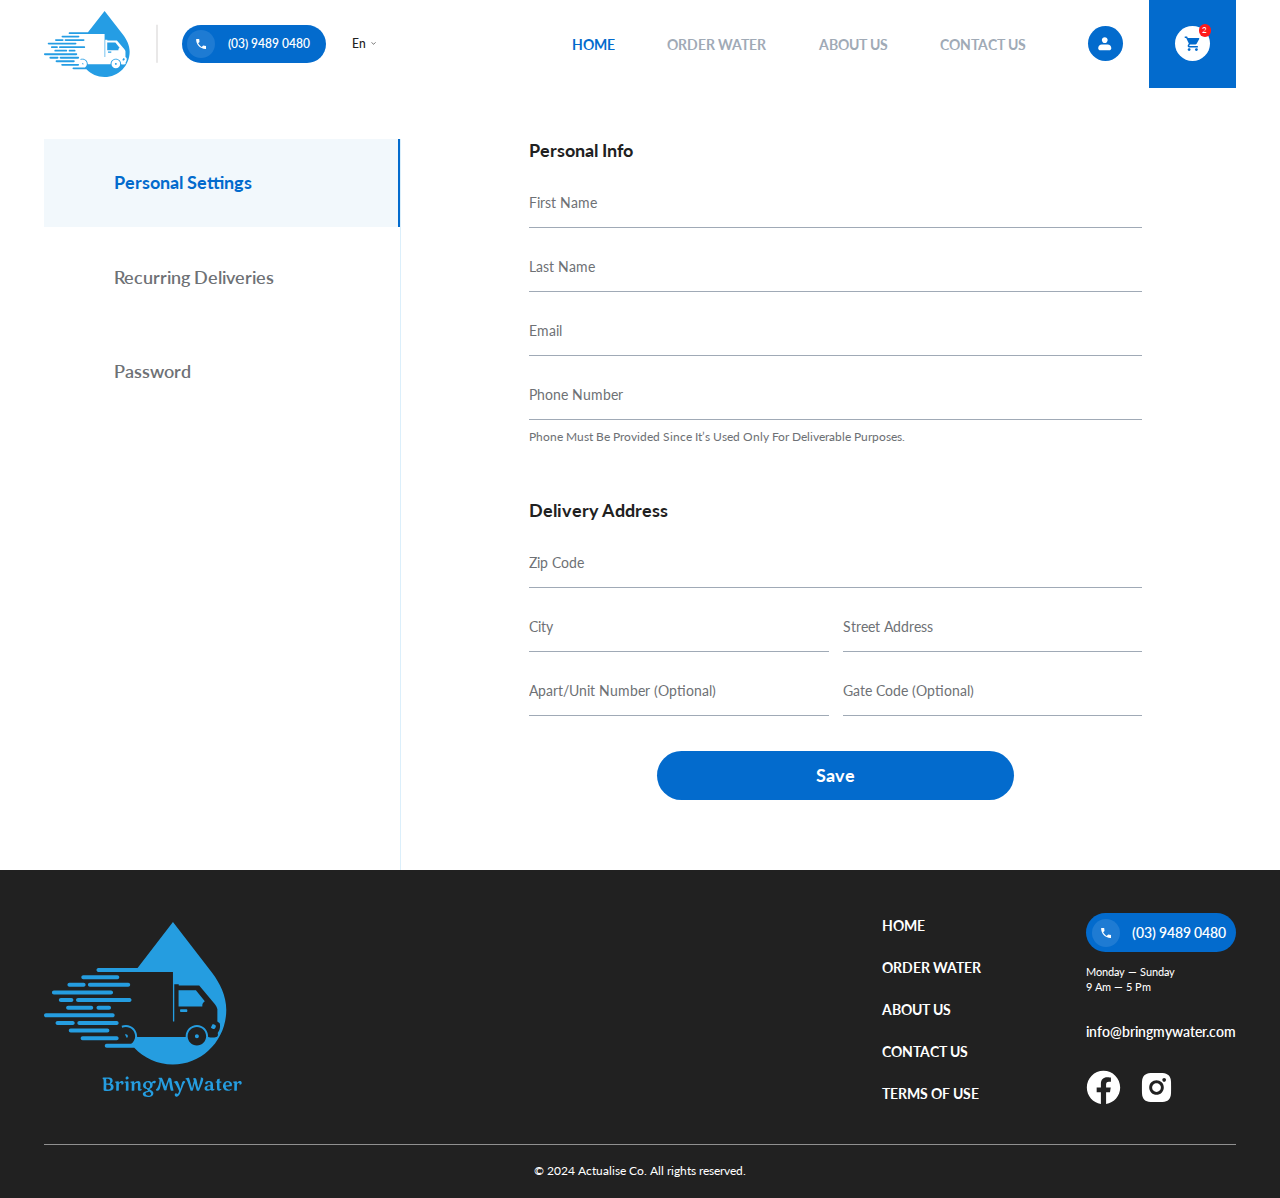
<file: personal-profile.html>
<!DOCTYPE html>
<html lang="en">
<head>
    <title>Water</title>
    <meta charset="UTF-8">
    <meta name="viewport" content="width=device-width, initial-scale=1.0">
    <link rel="shortcut icon" href="favicon.ico" type="image/x-icon">
    <meta http-equiv="X-UA-Compatible" content="ie=edge">
    <meta name="theme-color" content="#191919">

    <link rel="stylesheet" href="https://cdn.jsdelivr.net/npm/swiper@11/swiper-bundle.min.css"/>
    <link rel="stylesheet" href="https://cdn.jsdelivr.net/npm/@fancyapps/ui@5.0/dist/fancybox/fancybox.css"/>
    <link rel="preconnect" href="https://fonts.googleapis.com">
    <link rel="preconnect" href="https://fonts.gstatic.com" crossorigin>
    <link href="https://fonts.googleapis.com/css2?family=Lato:wght@400;500;600;700;800&display=swap" rel="stylesheet">
    <link href="https://fonts.googleapis.com/css2?family=Poppins:wght@500&display=swap" rel="stylesheet">

    <link rel="stylesheet" href="css/critical.css">
    <!--  Critical css needs to be connected this way:-->
    <!--  <style>-->
    <!--    <?php echo str_replace('url(..', parse_url(get_template_directory_uri(), PHP_URL_PATH), file_get_contents(TEMPLATE_PATH."/css/critical.css")); ?>-->
    <!--  </style>-->

    <link rel="stylesheet" href="css/common.css">
    <link rel="stylesheet" href="css/sections/header.css"/>
    <link rel="preload" as="style" onload="this.onload=null;this.rel='stylesheet'" href="css/sections/footer.css"/>
    <link rel="stylesheet" href="css/sections/personal.css"/>
    <link rel="preload" as="style" onload="this.onload=null;this.rel='stylesheet'" href="css/sections/checkout.css"/>
</head>
<body class="page__body">
<div class="site-container">
    <header class="header">
        <div class="container">
            <div class="header__container">
                <div class="header__item">
                    <a href="./../main.html" class="logo" aria-label="go to main page">
                        <img src="./../img/header-logo.svg" alt="logo" width="97" height="76">
                    </a>
                    <div class="header__row mobile-hide">
                        <a href="tel:0394890480" class="page-phone">
                            <div class="page-phone__ico">
                                <svg width="17" height="16" viewBox="0 0 17 16" fill="none"
                                     xmlns="http://www.w3.org/2000/svg">
                                    <path d="M14.6053 10.3067L11.092 9.9L9.41201 11.58C7.51947 10.6175 5.9812 9.07921 5.01868 7.18667L6.70534 5.5L6.29868 2H2.62534C2.23868 8.78667 7.81868 14.3667 14.6053 13.98V10.3067Z"
                                          fill="white"/>
                                </svg>
                            </div>
                            <span>(03) 9489 0480</span>
                        </a>
                        <div class="header__dropdown dropdown">
                            <span>En</span>
                            <!-- <div class="dropdown__list">
                              <ul>
                                <li>
                                  <a href="">UA</a>
                                </li>
                                <li>
                                  <a href="">UA</a>
                                </li>
                              </ul>
                            </div> -->
                        </div>
                    </div>
                </div>
                <div class="header__item">
                    <nav class="header__nav mobile-hide">
                        <ul>
                            <li class="active">
                                <a href="./../main.html">Home</a>
                            </li>
                            <li>
                                <a href="./../product-single.html">Order Water</a>
                            </li>
                            <li>
                                <a href="./../about-us.html">About Us</a>
                            </li>
                            <li>
                                <a href="./../contact-us.html">Contact Us</a>
                            </li>
                        </ul>
                    </nav>
                    <div class="header__btns">
                        <a href="#popup-login" data-fancybox="" class="header__btn header__btn--white"
                           aria-label="open login form">
                            <div class="header__btn-ico">
                                <svg width="20" height="20" viewBox="0 0 20 20" fill="none"
                                     xmlns="http://www.w3.org/2000/svg">
                                    <path fill-rule="evenodd" clip-rule="evenodd"
                                          d="M6.66667 5.83333C6.66667 4.94928 7.01786 4.10143 7.64298 3.47631C8.2681 2.85119 9.11594 2.5 10 2.5C10.8841 2.5 11.7319 2.85119 12.357 3.47631C12.9821 4.10143 13.3333 4.94928 13.3333 5.83333C13.3333 6.71739 12.9821 7.56523 12.357 8.19036C11.7319 8.81548 10.8841 9.16667 10 9.16667C9.11594 9.16667 8.2681 8.81548 7.64298 8.19036C7.01786 7.56523 6.66667 6.71739 6.66667 5.83333ZM6.66667 10.8333C5.5616 10.8333 4.50179 11.2723 3.72039 12.0537C2.93899 12.8351 2.5 13.8949 2.5 15C2.5 15.663 2.76339 16.2989 3.23223 16.7678C3.70107 17.2366 4.33696 17.5 5 17.5H15C15.663 17.5 16.2989 17.2366 16.7678 16.7678C17.2366 16.2989 17.5 15.663 17.5 15C17.5 13.8949 17.061 12.8351 16.2796 12.0537C15.4982 11.2723 14.4384 10.8333 13.3333 10.8333H6.66667Z"
                                          fill="white"/>
                                </svg>
                            </div>
                        </a>
                        <button type="button" class="header__btn js-open-cart" aria-label="open cart">
                            <div class="header__btn-ico">
                                <svg width="20" height="20" viewBox="0 0 20 20" fill="none"
                                     xmlns="http://www.w3.org/2000/svg">
                                    <path d="M14.1666 15C13.2416 15 12.5 15.7417 12.5 16.6667C12.5 17.1087 12.6756 17.5326 12.9881 17.8452C13.3007 18.1578 13.7246 18.3334 14.1666 18.3334C14.6087 18.3334 15.0326 18.1578 15.3452 17.8452C15.6577 17.5326 15.8333 17.1087 15.8333 16.6667C15.8333 16.2247 15.6577 15.8007 15.3452 15.4882C15.0326 15.1756 14.6087 15 14.1666 15ZM0.833313 1.66669V3.33335H2.49998L5.49998 9.65835L4.36665 11.7C4.24165 11.9334 4.16665 12.2084 4.16665 12.5C4.16665 12.942 4.34224 13.366 4.6548 13.6785C4.96736 13.9911 5.39129 14.1667 5.83331 14.1667H15.8333V12.5H6.18331C6.12806 12.5 6.07507 12.4781 6.036 12.439C5.99693 12.3999 5.97498 12.3469 5.97498 12.2917C5.97498 12.25 5.98331 12.2167 5.99998 12.1917L6.74998 10.8334H12.9583C13.5833 10.8334 14.1333 10.4834 14.4166 9.97502L17.4 4.58335C17.4583 4.45002 17.5 4.30835 17.5 4.16669C17.5 3.94567 17.4122 3.73371 17.2559 3.57743C17.0996 3.42115 16.8877 3.33335 16.6666 3.33335H4.34165L3.55831 1.66669M5.83331 15C4.90831 15 4.16665 15.7417 4.16665 16.6667C4.16665 17.1087 4.34224 17.5326 4.6548 17.8452C4.96736 18.1578 5.39129 18.3334 5.83331 18.3334C6.27534 18.3334 6.69926 18.1578 7.01182 17.8452C7.32438 17.5326 7.49998 17.1087 7.49998 16.6667C7.49998 16.2247 7.32438 15.8007 7.01182 15.4882C6.69926 15.1756 6.27534 15 5.83331 15Z"
                                          fill="#036BCD"/>
                                </svg>
                                <div class="header__btn-num">
                                    <span>2</span>
                                </div>
                            </div>
                        </button>
                        <button type="button" class="header__btn header__burger mobile-show" aria-label="open menu">
                            <svg width="20" height="20" viewBox="0 0 20 20" fill="none"
                                 xmlns="http://www.w3.org/2000/svg">
                                <path d="M1 16V14.8615H19V16H1ZM1 10.5693V9.43074H19V10.5693H1ZM1 5.13852V4H19V5.13852H1Z"
                                      fill="#036BCD"/>
                            </svg>
                        </button>
                    </div>
                </div>
            </div>
        </div>
    </header>

    <div class="menu mobile-show">
        <div class="menu__inner">
            <nav class="menu__nav">
                <ul>
                    <li class="is-active">
                        <a href="./../main.html">Home</a>
                    </li>
                    <li>
                        <a href="./../product-single.html">Order Water</a>
                    </li>
                    <li>
                        <a href="./../about-us.html">About Us</a>
                    </li>
                    <li>
                        <a href="./../contact-us.html">Contact Us</a>
                    </li>
                </ul>
            </nav>
            <div class="menu__info">
                <a href="mailto:info@bringmywater.com">info@bringmywater.com</a>
                <a href="tel:0394890480" class="page-phone">
                    <div class="page-phone__ico">
                        <svg width="17" height="16" viewBox="0 0 17 16" fill="none" xmlns="http://www.w3.org/2000/svg">
                            <path d="M14.6053 10.3067L11.092 9.9L9.41201 11.58C7.51947 10.6175 5.9812 9.07921 5.01868 7.18667L6.70534 5.5L6.29868 2H2.62534C2.23868 8.78667 7.81868 14.3667 14.6053 13.98V10.3067Z"
                                  fill="white"></path>
                        </svg>
                    </div>
                    <span>(03) 9489 0480</span>
                </a>
                <div class="page-date">
                    <span>Monday— sunday</span>
                    <span>9 am— 5 pm</span>
                </div>
                <ul class="socials">
                    <li>
                        <a href="" aria-label="go to facebook">
                            <svg width="34" height="35" viewBox="0 0 34 35" fill="none"
                                 xmlns="http://www.w3.org/2000/svg">
                                <path d="M33.6668 17.5063C33.6668 8.24531 26.205 0.737793 17.0002 0.737793C7.79541 0.737793 0.333496 8.24531 0.333496 17.5063C0.333496 25.8758 6.42823 32.8131 14.396 34.0711V22.3535H10.1642V17.5063H14.396V13.812C14.396 9.60939 16.8843 7.28799 20.6912 7.28799C22.5148 7.28799 24.422 7.61551 24.422 7.61551V11.7421H22.3205C20.2502 11.7421 19.6043 13.0348 19.6043 14.361V17.5063H24.2267L23.4878 22.3535H19.6043V34.0711C27.5722 32.8131 33.6668 25.8761 33.6668 17.5063Z"
                                      fill="#036bcd"></path>
                            </svg>
                        </a>
                    </li>
                    <li>
                        <a href="" aria-label="go to instagram">
                            <svg width="40" height="40" viewBox="0 0 40 40" fill="none"
                                 xmlns="http://www.w3.org/2000/svg">
                                <path d="M21.7135 3.3335C23.5885 3.3385 24.5401 3.3485 25.3618 3.37183L25.6852 3.3835C26.0585 3.39683 26.4268 3.4135 26.8718 3.4335C28.6451 3.51683 29.8552 3.79683 30.9168 4.2085C32.0168 4.63183 32.9435 5.20516 33.8702 6.13016C34.7176 6.96332 35.3734 7.97114 35.7918 9.0835C36.2035 10.1452 36.4835 11.3552 36.5668 13.1302C36.5868 13.5735 36.6035 13.9418 36.6168 14.3168L36.6268 14.6402C36.6518 15.4602 36.6618 16.4118 36.6652 18.2868L36.6668 19.5302V21.7135C36.6709 22.9292 36.6581 24.1448 36.6285 25.3602L36.6185 25.6835C36.6052 26.0585 36.5885 26.4268 36.5685 26.8702C36.4851 28.6452 36.2018 29.8535 35.7918 30.9168C35.3746 32.0298 34.7187 33.0379 33.8702 33.8702C33.0368 34.7174 32.029 35.3731 30.9168 35.7918C29.8552 36.2035 28.6451 36.4835 26.8718 36.5668C26.4763 36.5854 26.0808 36.6021 25.6852 36.6168L25.3618 36.6268C24.5401 36.6502 23.5885 36.6618 21.7135 36.6652L20.4701 36.6668H18.2885C17.0723 36.671 15.856 36.6582 14.6401 36.6285L14.3168 36.6185C13.9212 36.6035 13.5256 36.5863 13.1301 36.5668C11.3568 36.4835 10.1468 36.2035 9.08348 35.7918C7.97126 35.3741 6.96384 34.7182 6.13181 33.8702C5.28356 33.0373 4.62719 32.0294 4.20848 30.9168C3.79681 29.8552 3.51681 28.6452 3.43348 26.8702C3.41491 26.4747 3.39825 26.0791 3.38348 25.6835L3.37515 25.3602C3.34443 24.1449 3.33054 22.9292 3.33348 21.7135V18.2868C3.32883 17.0712 3.34105 15.8555 3.37015 14.6402L3.38181 14.3168C3.39515 13.9418 3.41181 13.5735 3.43181 13.1302C3.51515 11.3552 3.79515 10.1468 4.20681 9.0835C4.62534 7.97 5.28302 6.96187 6.13348 6.13016C6.9653 5.28262 7.97205 4.62681 9.08348 4.2085C10.1468 3.79683 11.3551 3.51683 13.1301 3.4335C13.5735 3.4135 13.9435 3.39683 14.3168 3.3835L14.6401 3.3735C15.8555 3.34388 17.0711 3.3311 18.2868 3.33516L21.7135 3.3335ZM20.0001 11.6668C17.79 11.6668 15.6704 12.5448 14.1076 14.1076C12.5448 15.6704 11.6668 17.79 11.6668 20.0002C11.6668 22.2103 12.5448 24.3299 14.1076 25.8927C15.6704 27.4555 17.79 28.3335 20.0001 28.3335C22.2103 28.3335 24.3299 27.4555 25.8927 25.8927C27.4555 24.3299 28.3335 22.2103 28.3335 20.0002C28.3335 17.79 27.4555 15.6704 25.8927 14.1076C24.3299 12.5448 22.2103 11.6668 20.0001 11.6668ZM20.0001 15.0002C20.6568 15.0001 21.307 15.1293 21.9136 15.3804C22.5203 15.6316 23.0716 15.9998 23.5359 16.464C24.0003 16.9283 24.3687 17.4794 24.6201 18.086C24.8714 18.6926 25.0009 19.3427 25.001 19.9993C25.0011 20.6559 24.8719 21.3061 24.6207 21.9128C24.3695 22.5195 24.0013 23.0707 23.5371 23.5351C23.0729 23.9995 22.5218 24.3679 21.9152 24.6192C21.3086 24.8706 20.6584 25.0001 20.0018 25.0002C18.6757 25.0002 17.404 24.4734 16.4663 23.5357C15.5286 22.598 15.0018 21.3262 15.0018 20.0002C15.0018 18.6741 15.5286 17.4023 16.4663 16.4646C17.404 15.5269 18.6757 15.0002 20.0018 15.0002M28.7518 9.16683C28.1993 9.16683 27.6694 9.38632 27.2787 9.77702C26.888 10.1677 26.6685 10.6976 26.6685 11.2502C26.6685 11.8027 26.888 12.3326 27.2787 12.7233C27.6694 13.114 28.1993 13.3335 28.7518 13.3335C29.3043 13.3335 29.8343 13.114 30.225 12.7233C30.6157 12.3326 30.8351 11.8027 30.8351 11.2502C30.8351 10.6976 30.6157 10.1677 30.225 9.77702C29.8343 9.38632 29.3043 9.16683 28.7518 9.16683Z"
                                      fill="#036bcd"></path>
                            </svg>
                        </a>
                    </li>
                </ul>
            </div>
        </div>
    </div>

    <main class="main">
        <section class="personal">
            <div class="container">
                <div class="personal__container">
                    <aside class="personal__aside">
                        <ul>
                            <li class="active">
                                <a href="">personal Settings</a>
                            </li>
                            <li>
                                <a href="./../personal-deliveries.html">Recurring deliveries</a>
                            </li>
                            <li>
                                <a href="./../personal-password.html">Password</a>
                            </li>
                        </ul>
                    </aside>
                    <div class="personal__wrapper">
                        <form action="https://httpbin.org/post" method="post" class="personal__form form">
                            <div class="form__block">
                                <div class="form__subtitle">
                                    <span>Personal Info</span>
                                </div>
                                <div class="form__row">
                                    <div class="input">
                                        <input type="text" name="firstname" placeholder="First Name" required>
                                    </div>
                                </div>
                                <div class="form__row">
                                    <div class="input">
                                        <input type="text" name="lastname" placeholder="Last Name" required>
                                    </div>
                                </div>
                                <div class="form__row">
                                    <div class="input">
                                        <input type="email" name="email" placeholder="Email" data-validation="email"
                                               required>
                                    </div>
                                </div>
                                <div class="form__row">
                                    <div class="input-notice">
                                        <div class="input">
                                            <input type="tel" name="tel" placeholder="Phone Number"
                                                   data-validation="phone" required>
                                        </div>
                                        <p class="mobile-hide">Phone must be provided since it’s used only for
                                            deliverable purposes.</p>
                                    </div>
                                </div>
                            </div>
                            <div class="form__block">
                                <div class="form__subtitle">
                                    <span>Delivery Address</span>
                                </div>
                                <div class="form__row">
                                    <div class="input">
                                        <input type="text" name="zip" placeholder="Zip Code" data-validation="zipcode"
                                               required>
                                    </div>
                                </div>
                                <div class="form__row">
                                    <div class="input">
                                        <input type="text" name="city" placeholder="City" data-validation="city"
                                               required>
                                    </div>
                                    <div class="input">
                                        <input type="text" name="street" placeholder="Street Address" required>
                                    </div>
                                </div>
                                <div class="form__row">
                                    <div class="input">
                                        <input type="text" name="apart" placeholder="Apart/Unit Number (Optional)"
                                               required>
                                    </div>
                                    <div class="input">
                                        <input type="text" name="gatecode" placeholder="Gate Code (Optional)">
                                    </div>
                                </div>
                            </div>
                            <div class="form__btn">
                                <button type="submit" class="btn">Save</button>
                            </div>
                        </form>
                    </div>
                </div>
            </div>
        </section>
    </main>
    <footer class="footer">
        <div class="container">
            <div class="footer__container">
                <a href="./../main.html" class="logo">
                    <img src="./../img/footer-logo.svg" alt="logo" width="227" height="200">
                </a>
                <div class="footer__item">
                    <nav class="footer__nav">
                        <ul>
                            <li>
                                <a href="./../main.html">Home</a>
                            </li>
                            <li>
                                <a href="./../product-single.html">Order Water</a>
                            </li>
                            <li>
                                <a href="./../about-us.html">About Us</a>
                            </li>
                            <li>
                                <a href="./../contact-us.html">Contact Us</a>
                            </li>
                            <li>
                                <a href="./../terms.html">Terms of use</a>
                            </li>
                        </ul>
                    </nav>
                    <div class="footer__info">
                        <a href="tel:0394890480" class="page-phone">
                            <div class="page-phone__ico">
                                <svg width="17" height="16" viewBox="0 0 17 16" fill="none"
                                     xmlns="http://www.w3.org/2000/svg">
                                    <path d="M14.6053 10.3067L11.092 9.9L9.41201 11.58C7.51947 10.6175 5.9812 9.07921 5.01868 7.18667L6.70534 5.5L6.29868 2H2.62534C2.23868 8.78667 7.81868 14.3667 14.6053 13.98V10.3067Z"
                                          fill="white"/>
                                </svg>
                            </div>
                            <span>(03) 9489 0480</span>
                        </a>
                        <div class="footer__date page-date">
                            <span>Monday — sunday</span>
                            <span>9 am — 5 pm</span>
                        </div>
                        <a href="mailto:info@bringmywater.com">info@bringmywater.com</a>
                        <ul class="socials">
                            <li>
                                <a href="" aria-label="go to facebook">
                                    <svg width="34" height="35" viewBox="0 0 34 35" fill="none"
                                         xmlns="http://www.w3.org/2000/svg">
                                        <path d="M33.6668 17.5063C33.6668 8.24531 26.205 0.737793 17.0002 0.737793C7.79541 0.737793 0.333496 8.24531 0.333496 17.5063C0.333496 25.8758 6.42823 32.8131 14.396 34.0711V22.3535H10.1642V17.5063H14.396V13.812C14.396 9.60939 16.8843 7.28799 20.6912 7.28799C22.5148 7.28799 24.422 7.61551 24.422 7.61551V11.7421H22.3205C20.2502 11.7421 19.6043 13.0348 19.6043 14.361V17.5063H24.2267L23.4878 22.3535H19.6043V34.0711C27.5722 32.8131 33.6668 25.8761 33.6668 17.5063Z"
                                              fill="white"/>
                                    </svg>
                                </a>
                            </li>
                            <li>
                                <a href="" aria-label="go to instagram">
                                    <svg width="40" height="40" viewBox="0 0 40 40" fill="none"
                                         xmlns="http://www.w3.org/2000/svg">
                                        <path d="M21.7135 3.3335C23.5885 3.3385 24.5401 3.3485 25.3618 3.37183L25.6852 3.3835C26.0585 3.39683 26.4268 3.4135 26.8718 3.4335C28.6451 3.51683 29.8552 3.79683 30.9168 4.2085C32.0168 4.63183 32.9435 5.20516 33.8702 6.13016C34.7176 6.96332 35.3734 7.97114 35.7918 9.0835C36.2035 10.1452 36.4835 11.3552 36.5668 13.1302C36.5868 13.5735 36.6035 13.9418 36.6168 14.3168L36.6268 14.6402C36.6518 15.4602 36.6618 16.4118 36.6652 18.2868L36.6668 19.5302V21.7135C36.6709 22.9292 36.6581 24.1448 36.6285 25.3602L36.6185 25.6835C36.6052 26.0585 36.5885 26.4268 36.5685 26.8702C36.4851 28.6452 36.2018 29.8535 35.7918 30.9168C35.3746 32.0298 34.7187 33.0379 33.8702 33.8702C33.0368 34.7174 32.029 35.3731 30.9168 35.7918C29.8552 36.2035 28.6451 36.4835 26.8718 36.5668C26.4763 36.5854 26.0808 36.6021 25.6852 36.6168L25.3618 36.6268C24.5401 36.6502 23.5885 36.6618 21.7135 36.6652L20.4701 36.6668H18.2885C17.0723 36.671 15.856 36.6582 14.6401 36.6285L14.3168 36.6185C13.9212 36.6035 13.5256 36.5863 13.1301 36.5668C11.3568 36.4835 10.1468 36.2035 9.08348 35.7918C7.97126 35.3741 6.96384 34.7182 6.13181 33.8702C5.28356 33.0373 4.62719 32.0294 4.20848 30.9168C3.79681 29.8552 3.51681 28.6452 3.43348 26.8702C3.41491 26.4747 3.39825 26.0791 3.38348 25.6835L3.37515 25.3602C3.34443 24.1449 3.33054 22.9292 3.33348 21.7135V18.2868C3.32883 17.0712 3.34105 15.8555 3.37015 14.6402L3.38181 14.3168C3.39515 13.9418 3.41181 13.5735 3.43181 13.1302C3.51515 11.3552 3.79515 10.1468 4.20681 9.0835C4.62534 7.97 5.28302 6.96187 6.13348 6.13016C6.9653 5.28262 7.97205 4.62681 9.08348 4.2085C10.1468 3.79683 11.3551 3.51683 13.1301 3.4335C13.5735 3.4135 13.9435 3.39683 14.3168 3.3835L14.6401 3.3735C15.8555 3.34388 17.0711 3.3311 18.2868 3.33516L21.7135 3.3335ZM20.0001 11.6668C17.79 11.6668 15.6704 12.5448 14.1076 14.1076C12.5448 15.6704 11.6668 17.79 11.6668 20.0002C11.6668 22.2103 12.5448 24.3299 14.1076 25.8927C15.6704 27.4555 17.79 28.3335 20.0001 28.3335C22.2103 28.3335 24.3299 27.4555 25.8927 25.8927C27.4555 24.3299 28.3335 22.2103 28.3335 20.0002C28.3335 17.79 27.4555 15.6704 25.8927 14.1076C24.3299 12.5448 22.2103 11.6668 20.0001 11.6668ZM20.0001 15.0002C20.6568 15.0001 21.307 15.1293 21.9136 15.3804C22.5203 15.6316 23.0716 15.9998 23.5359 16.464C24.0003 16.9283 24.3687 17.4794 24.6201 18.086C24.8714 18.6926 25.0009 19.3427 25.001 19.9993C25.0011 20.6559 24.8719 21.3061 24.6207 21.9128C24.3695 22.5195 24.0013 23.0707 23.5371 23.5351C23.0729 23.9995 22.5218 24.3679 21.9152 24.6192C21.3086 24.8706 20.6584 25.0001 20.0018 25.0002C18.6757 25.0002 17.404 24.4734 16.4663 23.5357C15.5286 22.598 15.0018 21.3262 15.0018 20.0002C15.0018 18.6741 15.5286 17.4023 16.4663 16.4646C17.404 15.5269 18.6757 15.0002 20.0018 15.0002M28.7518 9.16683C28.1993 9.16683 27.6694 9.38632 27.2787 9.77702C26.888 10.1677 26.6685 10.6976 26.6685 11.2502C26.6685 11.8027 26.888 12.3326 27.2787 12.7233C27.6694 13.114 28.1993 13.3335 28.7518 13.3335C29.3043 13.3335 29.8343 13.114 30.225 12.7233C30.6157 12.3326 30.8351 11.8027 30.8351 11.2502C30.8351 10.6976 30.6157 10.1677 30.225 9.77702C29.8343 9.38632 29.3043 9.16683 28.7518 9.16683Z"
                                              fill="white"/>
                                    </svg>
                                </a>
                            </li>
                        </ul>
                    </div>
                </div>
            </div>
            <div class="footer__bottom">
                <span>© 2024 Actualise Co. All rights reserved.</span>
            </div>
        </div>
    </footer>

    <div class="cart">
        <div class="cart__inner">
            <div class="cart__container">
                <div class="cart__top">
                    <div class="cart__title title-h3">
                        <span>cart</span>
                    </div>
                    <button type="button" class="cart__close" aria-label="close cart">
                        <svg width="40" height="40" viewBox="0 0 40 40" fill="none" xmlns="http://www.w3.org/2000/svg">
                            <path d="M11.668 11.6667L28.3346 28.3334M11.668 28.3334L28.3346 11.6667" stroke="#6E7175"
                                  stroke-width="2" stroke-linecap="round" stroke-linejoin="round"/>
                        </svg>
                    </button>
                </div>
                <div class="cart__body">
                    <div class="cart__checkout">
                        <div class="checkout__aside-info">
                            <div class="cart-item">
                                <div class="cart-item__img">
                                    <img src="./../img/car-item-img.webp" alt="product" width="156" height="208">
                                </div>
                                <div class="cart-item__wrapper">
                                    <div class="cart-item__title">
                                        <h2>Kirkland Water Pack</h2>
                                    </div>
                                    <div class="cart-item__price">
                                        <span> $ 40.99</span>
                                    </div>
                                    <form action="" method="post" class="quantity">
                                        <input type="hidden" name="" value="">
                                        <div class="quantity__amount">
                                            <button type="button" class="quantity__btn" data-direction="plus">
                                                <svg width="24" height="24" viewBox="0 0 24 24" fill="none"
                                                     xmlns="http://www.w3.org/2000/svg">
                                                    <path d="M6 12H12M12 12H18M12 12V6M12 12V18" stroke="#A0AAB6"
                                                          stroke-width="2" stroke-linecap="round"
                                                          stroke-linejoin="round"></path>
                                                </svg>
                                            </button>
                                            <input class="quantity__input" type="number" min="1" max="" value="1"
                                                   readonly="" name="quantity">
                                            <button type="button" class="quantity__btn" data-direction="minus">
                                                <svg width="24" height="24" viewBox="0 0 24 24" fill="none"
                                                     xmlns="http://www.w3.org/2000/svg">
                                                    <path d="M6 12H12H18" stroke="#A0AAB6" stroke-width="2"
                                                          stroke-linecap="round" stroke-linejoin="round"></path>
                                                </svg>
                                            </button>
                                        </div>
                                    </form>
                                </div>
                            </div>
                        </div>
                        <div class="checkout__code">
                            <form action="" method="post" class="checkout__code-form form">
                                <div class="checkout__code-input">
                                    <input type="text" name="coupon" placeholder="Enter code" required>
                                </div>
                                <button type="submit" class="btn">Apply</button>
                            </form>
                        </div>
                        <ul class="checkout__total">
                            <li>
                                <span>Subtotal</span>
                                <span>$ 40.99</span>
                            </li>
                            <li>
                                <span>Delivery</span>
                                <span>Free</span>
                            </li>
                            <li>
                                <span>Total</span>
                                <span>$ 40.99</span>
                            </li>
                        </ul>
                        <div class="checkout__btn">
                            <button type="button" class="btn">Proceed To Pay</button>
                        </div>
                    </div>
                    <!-- <div class="cart__empty">
                        <div class="cart__empty-img">
                            <img src="./../img/cart-empty.svg" alt="" role="presentation" width="260" height="260">
                        </div>
                        <div class="cart__title title-h3">
                            <span>cart is empty</span>
                        </div>
                    </div> -->
                </div>
            </div>
        </div>
    </div>

    <div style="display: none;">
        <div class="popup" id="popup-login">
            <button type="button" class="popup__close" aria-label="popup close" data-fancybox-close>
                <svg width="40" height="40" viewBox="0 0 40 40" fill="none" xmlns="http://www.w3.org/2000/svg">
                    <path d="M11.668 11.6667L28.3346 28.3334M11.668 28.3334L28.3346 11.6667" stroke="#6E7175"
                          stroke-width="2" stroke-linecap="round" stroke-linejoin="round"/>
                </svg>
            </button>
            <div class="popup__inner">
                <a href="" class="logo">
                    <img src="./../img/header-logo.svg" alt="" width="180" height="140">
                </a>
                <form action="" method="post" class="popup__form form">
                    <div class="form__block">
                        <div class="form__row">
                            <div class="input">
                                <input type="text" name="email_tel" placeholder="Email Or Phone Number" required>
                            </div>
                        </div>
                        <div class="form__row">
                            <div class="input">
                                <input type="password" name="password" placeholder="Password" required>
                            </div>
                        </div>
                        <div class="form__text form__text--small">
                            <a href="#popup-password" data-fancybox>Forgot Password?</a>
                        </div>
                    </div>
                    <div class="form__btn popup__btn">
                        <button type="submit" class="btn">Log In</button>
                    </div>
                    <div class="form__text">
                        <p>Don’t Have An Account? <a href="./../sign-up.html">Sign Up Now</a></p>
                    </div>
                </form>
            </div>
        </div>
        <div class="popup" id="popup-password">
            <button type="button" class="popup__close" aria-label="popup close" data-fancybox-close>
                <svg width="40" height="40" viewBox="0 0 40 40" fill="none" xmlns="http://www.w3.org/2000/svg">
                    <path d="M11.668 11.6667L28.3346 28.3334M11.668 28.3334L28.3346 11.6667" stroke="#6E7175"
                          stroke-width="2" stroke-linecap="round" stroke-linejoin="round"/>
                </svg>
            </button>
            <div class="popup__inner">
                <div class="popup__title title-h3">
                    <span>Forgot your Password?</span>
                </div>
                <form action="" method="post" class="popup__form form">
                    <div class="form__block">
                        <div class="form__row">
                            <div class="input-notice">
                                <div class="input">
                                    <input type="email" name="email" placeholder="Email" data-validation="email"
                                           required>
                                </div>
                                <p>Enter your account email. We’ll send you instructions on how to change your
                                    password.</p>
                            </div>
                        </div>
                    </div>
                    <div class="form__btn popup__btn">
                        <button type="submit" class="btn">Send Email</button>
                    </div>
                </form>
            </div>
        </div>
        <div class="popup" id="popup-code">
            <button type="button" class="popup__close" aria-label="popup close" data-fancybox-close>
                <svg width="40" height="40" viewBox="0 0 40 40" fill="none" xmlns="http://www.w3.org/2000/svg">
                    <path d="M11.668 11.6667L28.3346 28.3334M11.668 28.3334L28.3346 11.6667" stroke="#6E7175"
                          stroke-width="2" stroke-linecap="round" stroke-linejoin="round"/>
                </svg>
            </button>
            <div class="popup__inner">
                <a href="" class="logo">
                    <img src="./../img/header-logo.svg" alt="" width="180" height="140">
                </a>
                <div class="popup__title popup__title--small title-h3">
                    <span>Let’s verify if we service your area</span>
                </div>
                <form action="" method="post" class="popup__form form">
                    <div class="form__block">
                        <div class="form__row">
                            <div class="input">
                                <input type="text" name="zipcode" placeholder="Your ZIP Code" required>
                            </div>
                        </div>
                    </div>
                    <div class="form__btn popup__btn">
                        <button type="submit" class="btn">Check</button>
                    </div>
                </form>
            </div>
        </div>
        <div class="popup popup-code-incorrect" id="popup-code-incorrect">
            <button type="button" class="popup__close" aria-label="popup close" data-fancybox-close>
                <svg width="40" height="40" viewBox="0 0 40 40" fill="none" xmlns="http://www.w3.org/2000/svg">
                    <path d="M11.668 11.6667L28.3346 28.3334M11.668 28.3334L28.3346 11.6667" stroke="#6E7175"
                          stroke-width="2" stroke-linecap="round" stroke-linejoin="round"/>
                </svg>
            </button>
            <div class="popup__inner">
                <div class="popup__img">
                    <img src="./../img/img-location.webp" alt="" role="presentation" width="265" height="280">
                </div>
                <div class="popup__title title-h3">
                    <span>Sorry!</span>
                </div>
                <div class="popup__title popup__title--small title-h3">
                    <span>Currently you are not in our delivery zone.</span>
                </div>
                <div class="popup__btn">
                    <button type="button" class="btn" data-fancybox-close="">OK</button>
                </div>
            </div>
        </div>
    </div>

    <script>
        const TEMPLATE_PATH = ''
        let validationErrors = {
            "required": "This field is required",
            "invalid": "This field is invalid",
            "allowed_ext": "Allowed extensions: &1",
            "max_size": "Maximum file size is &1",
            "max_files": "Maximum files you can upload is &1",
            "minlength": "Minimum number of characters is &1",

            "firstname": {
                "required": "First Name is required."
            },
            "lastname": {
                "required": "Last Name is required."
            },
            "name": {
                "regex": "Only letters and white space allowed"
            },
            "email": {
                "regex": "The E-mail must be a valid email address.",
                "required": "E-mail is required."
            },
            "zipcode": {
                "required": "Postcode is required."
            },
            "language": {
                "required": "Language is required."
            },
            "city": {
                "required": "City is required."
            },
            "phone": {
                "required": "Phone is required."
            },
            "password": {
                "minlength": "Minimum number of characters is &1",
                "regex": "The password must contain numbers and Latin letters",
            },
            "password_repeat": {
                "password_repeat": "Passwords don't match"
            },
        }
    </script>

    <script src="https://cdn.jsdelivr.net/npm/swiper@11/swiper-bundle.min.js"></script>
    <script src="https://cdn.jsdelivr.net/npm/@fancyapps/ui@5.0/dist/fancybox/fancybox.umd.js"></script>
    <script src="https://blackbook.dev/plugin/?dropdown=1&accordion=1&validate=1" type="text/javascript"></script>
    <script src="js/main.js"></script>

</div>
</body>

</html>
</file>
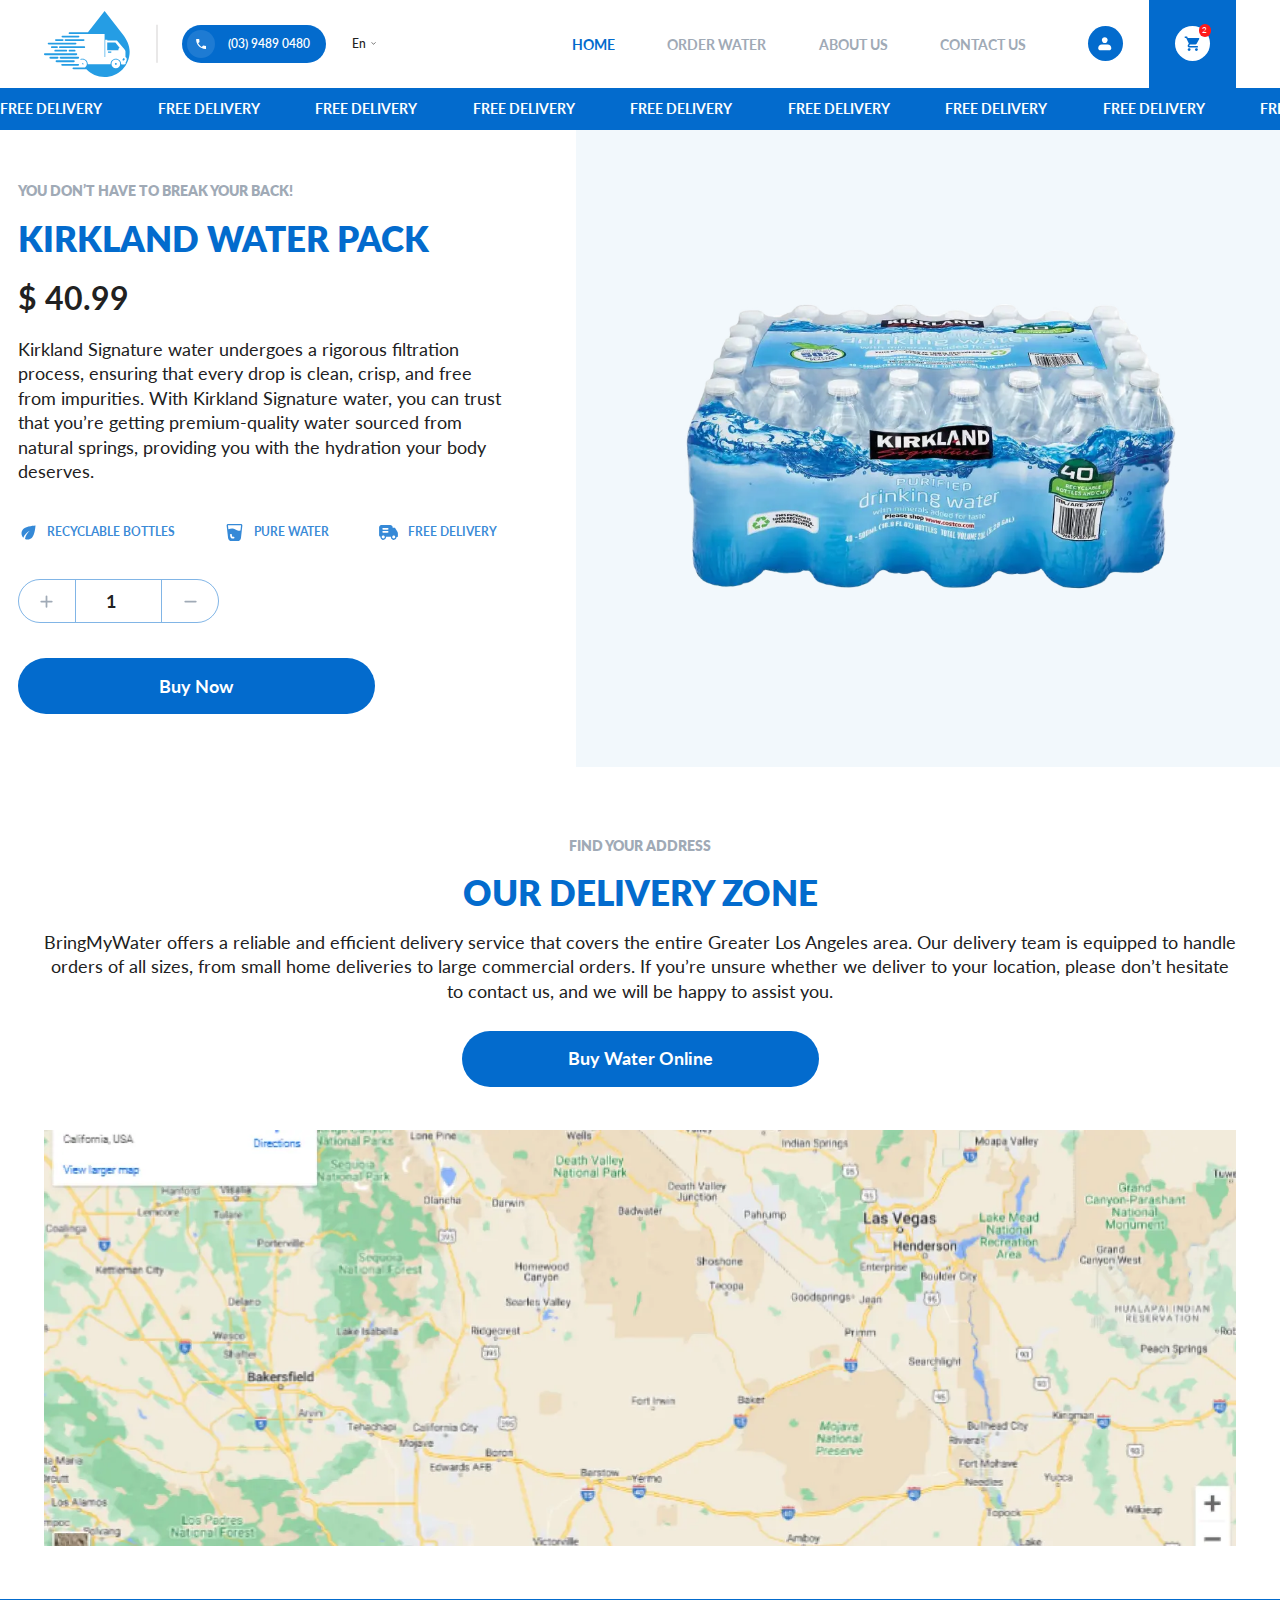
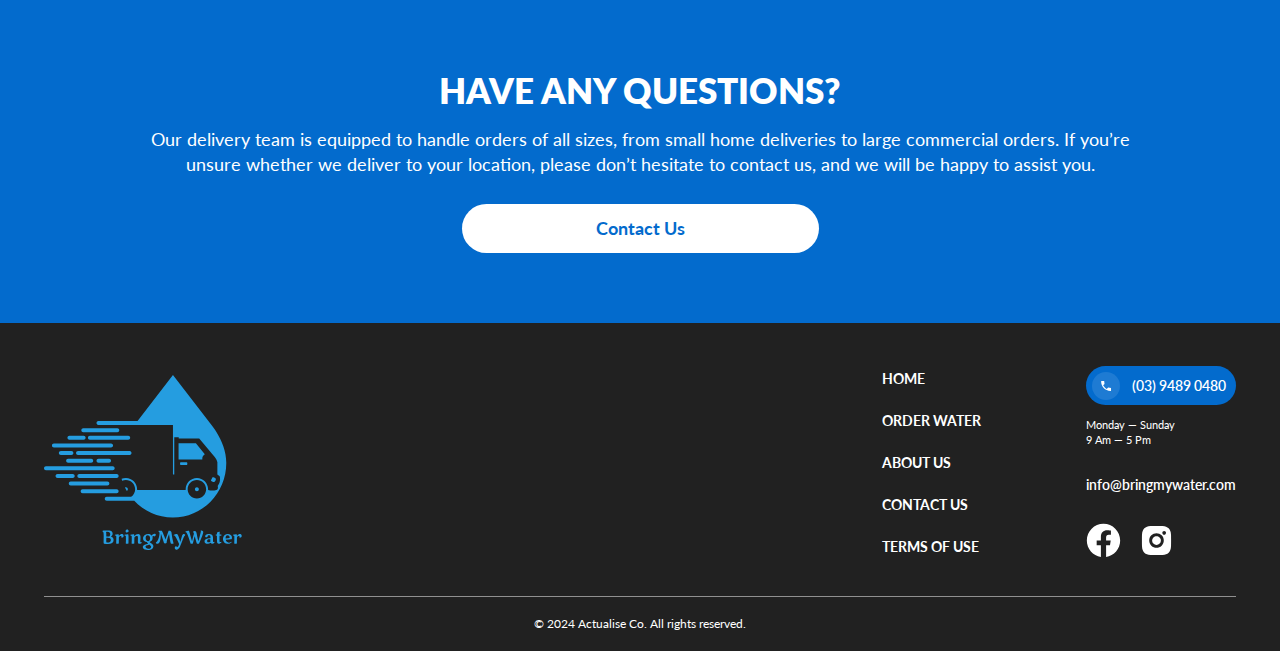
<file: product-single.html>
<!DOCTYPE html>
<html lang="en">
<head>
    <title>Water</title>
    <meta charset="UTF-8">
    <meta name="viewport" content="width=device-width, initial-scale=1.0">
    <link rel="shortcut icon" href="favicon.ico" type="image/x-icon">
    <meta http-equiv="X-UA-Compatible" content="ie=edge">
    <meta name="theme-color" content="#191919">

    <link rel="stylesheet" href="https://cdn.jsdelivr.net/npm/swiper@11/swiper-bundle.min.css"/>
    <link rel="stylesheet" href="https://cdn.jsdelivr.net/npm/@fancyapps/ui@5.0/dist/fancybox/fancybox.css"/>
    <link rel="preconnect" href="https://fonts.googleapis.com">
    <link rel="preconnect" href="https://fonts.gstatic.com" crossorigin>
    <link href="https://fonts.googleapis.com/css2?family=Lato:wght@400;500;600;700;800&display=swap" rel="stylesheet">
    <link href="https://fonts.googleapis.com/css2?family=Poppins:wght@500&display=swap" rel="stylesheet">

    <link rel="stylesheet" href="css/critical.css">
    <!--  Critical css needs to be connected this way:-->
    <!--  <style>-->
    <!--    <?php echo str_replace('url(..', parse_url(get_template_directory_uri(), PHP_URL_PATH), file_get_contents(TEMPLATE_PATH."/css/critical.css")); ?>-->
    <!--  </style>-->

    <link rel="stylesheet" href="css/common.css">
    <link rel="stylesheet" href="css/sections/header.css"/>
    <link rel="preload" as="style" onload="this.onload=null;this.rel='stylesheet'" href="css/sections/footer.css"/>
    <link rel="stylesheet" href="css/sections/product.css"/>
    <link rel="preload" as="style" onload="this.onload=null;this.rel='stylesheet'" href="css/sections/checkout.css"/>
    <link rel="preload" as="style" onload="this.onload=null;this.rel='stylesheet'" href="css/sections/delivery.css"/>
    <link rel="preload" as="style" onload="this.onload=null;this.rel='stylesheet'" href="css/sections/banner.css"/>
</head>
<body class="page__body">
<div class="site-container">
    <header class="header">
        <div class="container">
            <div class="header__container">
                <div class="header__item">
                    <a href="./../main.html" class="logo" aria-label="go to main page">
                        <img src="./../img/header-logo.svg" alt="logo" width="97" height="76">
                    </a>
                    <div class="header__row mobile-hide">
                        <a href="tel:0394890480" class="page-phone">
                            <div class="page-phone__ico">
                                <svg width="17" height="16" viewBox="0 0 17 16" fill="none"
                                     xmlns="http://www.w3.org/2000/svg">
                                    <path d="M14.6053 10.3067L11.092 9.9L9.41201 11.58C7.51947 10.6175 5.9812 9.07921 5.01868 7.18667L6.70534 5.5L6.29868 2H2.62534C2.23868 8.78667 7.81868 14.3667 14.6053 13.98V10.3067Z"
                                          fill="white"/>
                                </svg>
                            </div>
                            <span>(03) 9489 0480</span>
                        </a>
                        <div class="header__dropdown dropdown">
                            <span>En</span>
                            <!-- <div class="dropdown__list">
                              <ul>
                                <li>
                                  <a href="">UA</a>
                                </li>
                                <li>
                                  <a href="">UA</a>
                                </li>
                              </ul>
                            </div> -->
                        </div>
                    </div>
                </div>
                <div class="header__item">
                    <nav class="header__nav mobile-hide">
                        <ul>
                            <li class="active">
                                <a href="./../main.html">Home</a>
                            </li>
                            <li>
                                <a href="./../product-single.html">Order Water</a>
                            </li>
                            <li>
                                <a href="./../about-us.html">About Us</a>
                            </li>
                            <li>
                                <a href="./../contact-us.html">Contact Us</a>
                            </li>
                        </ul>
                    </nav>
                    <div class="header__btns">
                        <a href="#popup-login" data-fancybox="" class="header__btn header__btn--white"
                           aria-label="open login form">
                            <div class="header__btn-ico">
                                <svg width="20" height="20" viewBox="0 0 20 20" fill="none"
                                     xmlns="http://www.w3.org/2000/svg">
                                    <path fill-rule="evenodd" clip-rule="evenodd"
                                          d="M6.66667 5.83333C6.66667 4.94928 7.01786 4.10143 7.64298 3.47631C8.2681 2.85119 9.11594 2.5 10 2.5C10.8841 2.5 11.7319 2.85119 12.357 3.47631C12.9821 4.10143 13.3333 4.94928 13.3333 5.83333C13.3333 6.71739 12.9821 7.56523 12.357 8.19036C11.7319 8.81548 10.8841 9.16667 10 9.16667C9.11594 9.16667 8.2681 8.81548 7.64298 8.19036C7.01786 7.56523 6.66667 6.71739 6.66667 5.83333ZM6.66667 10.8333C5.5616 10.8333 4.50179 11.2723 3.72039 12.0537C2.93899 12.8351 2.5 13.8949 2.5 15C2.5 15.663 2.76339 16.2989 3.23223 16.7678C3.70107 17.2366 4.33696 17.5 5 17.5H15C15.663 17.5 16.2989 17.2366 16.7678 16.7678C17.2366 16.2989 17.5 15.663 17.5 15C17.5 13.8949 17.061 12.8351 16.2796 12.0537C15.4982 11.2723 14.4384 10.8333 13.3333 10.8333H6.66667Z"
                                          fill="white"/>
                                </svg>
                            </div>
                        </a>
                        <button type="button" class="header__btn js-open-cart" aria-label="open cart">
                            <div class="header__btn-ico">
                                <svg width="20" height="20" viewBox="0 0 20 20" fill="none"
                                     xmlns="http://www.w3.org/2000/svg">
                                    <path d="M14.1666 15C13.2416 15 12.5 15.7417 12.5 16.6667C12.5 17.1087 12.6756 17.5326 12.9881 17.8452C13.3007 18.1578 13.7246 18.3334 14.1666 18.3334C14.6087 18.3334 15.0326 18.1578 15.3452 17.8452C15.6577 17.5326 15.8333 17.1087 15.8333 16.6667C15.8333 16.2247 15.6577 15.8007 15.3452 15.4882C15.0326 15.1756 14.6087 15 14.1666 15ZM0.833313 1.66669V3.33335H2.49998L5.49998 9.65835L4.36665 11.7C4.24165 11.9334 4.16665 12.2084 4.16665 12.5C4.16665 12.942 4.34224 13.366 4.6548 13.6785C4.96736 13.9911 5.39129 14.1667 5.83331 14.1667H15.8333V12.5H6.18331C6.12806 12.5 6.07507 12.4781 6.036 12.439C5.99693 12.3999 5.97498 12.3469 5.97498 12.2917C5.97498 12.25 5.98331 12.2167 5.99998 12.1917L6.74998 10.8334H12.9583C13.5833 10.8334 14.1333 10.4834 14.4166 9.97502L17.4 4.58335C17.4583 4.45002 17.5 4.30835 17.5 4.16669C17.5 3.94567 17.4122 3.73371 17.2559 3.57743C17.0996 3.42115 16.8877 3.33335 16.6666 3.33335H4.34165L3.55831 1.66669M5.83331 15C4.90831 15 4.16665 15.7417 4.16665 16.6667C4.16665 17.1087 4.34224 17.5326 4.6548 17.8452C4.96736 18.1578 5.39129 18.3334 5.83331 18.3334C6.27534 18.3334 6.69926 18.1578 7.01182 17.8452C7.32438 17.5326 7.49998 17.1087 7.49998 16.6667C7.49998 16.2247 7.32438 15.8007 7.01182 15.4882C6.69926 15.1756 6.27534 15 5.83331 15Z"
                                          fill="#036BCD"/>
                                </svg>
                                <div class="header__btn-num">
                                    <span>2</span>
                                </div>
                            </div>
                        </button>
                        <button type="button" class="header__btn header__burger mobile-show" aria-label="open menu">
                            <svg width="20" height="20" viewBox="0 0 20 20" fill="none"
                                 xmlns="http://www.w3.org/2000/svg">
                                <path d="M1 16V14.8615H19V16H1ZM1 10.5693V9.43074H19V10.5693H1ZM1 5.13852V4H19V5.13852H1Z"
                                      fill="#036BCD"/>
                            </svg>
                        </button>
                    </div>
                </div>
            </div>
        </div>
    </header>

    <div class="menu mobile-show">
        <div class="menu__inner">
            <nav class="menu__nav">
                <ul>
                    <li class="is-active">
                        <a href="./../main.html">Home</a>
                    </li>
                    <li>
                        <a href="./../product-single.html">Order Water</a>
                    </li>
                    <li>
                        <a href="./../about-us.html">About Us</a>
                    </li>
                    <li>
                        <a href="./../contact-us.html">Contact Us</a>
                    </li>
                </ul>
            </nav>
            <div class="menu__info">
                <a href="mailto:info@bringmywater.com">info@bringmywater.com</a>
                <a href="tel:0394890480" class="page-phone">
                    <div class="page-phone__ico">
                        <svg width="17" height="16" viewBox="0 0 17 16" fill="none" xmlns="http://www.w3.org/2000/svg">
                            <path d="M14.6053 10.3067L11.092 9.9L9.41201 11.58C7.51947 10.6175 5.9812 9.07921 5.01868 7.18667L6.70534 5.5L6.29868 2H2.62534C2.23868 8.78667 7.81868 14.3667 14.6053 13.98V10.3067Z"
                                  fill="white"></path>
                        </svg>
                    </div>
                    <span>(03) 9489 0480</span>
                </a>
                <div class="page-date">
                    <span>Monday— sunday</span>
                    <span>9 am— 5 pm</span>
                </div>
                <ul class="socials">
                    <li>
                        <a href="" aria-label="go to facebook">
                            <svg width="34" height="35" viewBox="0 0 34 35" fill="none"
                                 xmlns="http://www.w3.org/2000/svg">
                                <path d="M33.6668 17.5063C33.6668 8.24531 26.205 0.737793 17.0002 0.737793C7.79541 0.737793 0.333496 8.24531 0.333496 17.5063C0.333496 25.8758 6.42823 32.8131 14.396 34.0711V22.3535H10.1642V17.5063H14.396V13.812C14.396 9.60939 16.8843 7.28799 20.6912 7.28799C22.5148 7.28799 24.422 7.61551 24.422 7.61551V11.7421H22.3205C20.2502 11.7421 19.6043 13.0348 19.6043 14.361V17.5063H24.2267L23.4878 22.3535H19.6043V34.0711C27.5722 32.8131 33.6668 25.8761 33.6668 17.5063Z"
                                      fill="#036bcd"></path>
                            </svg>
                        </a>
                    </li>
                    <li>
                        <a href="" aria-label="go to instagram">
                            <svg width="40" height="40" viewBox="0 0 40 40" fill="none"
                                 xmlns="http://www.w3.org/2000/svg">
                                <path d="M21.7135 3.3335C23.5885 3.3385 24.5401 3.3485 25.3618 3.37183L25.6852 3.3835C26.0585 3.39683 26.4268 3.4135 26.8718 3.4335C28.6451 3.51683 29.8552 3.79683 30.9168 4.2085C32.0168 4.63183 32.9435 5.20516 33.8702 6.13016C34.7176 6.96332 35.3734 7.97114 35.7918 9.0835C36.2035 10.1452 36.4835 11.3552 36.5668 13.1302C36.5868 13.5735 36.6035 13.9418 36.6168 14.3168L36.6268 14.6402C36.6518 15.4602 36.6618 16.4118 36.6652 18.2868L36.6668 19.5302V21.7135C36.6709 22.9292 36.6581 24.1448 36.6285 25.3602L36.6185 25.6835C36.6052 26.0585 36.5885 26.4268 36.5685 26.8702C36.4851 28.6452 36.2018 29.8535 35.7918 30.9168C35.3746 32.0298 34.7187 33.0379 33.8702 33.8702C33.0368 34.7174 32.029 35.3731 30.9168 35.7918C29.8552 36.2035 28.6451 36.4835 26.8718 36.5668C26.4763 36.5854 26.0808 36.6021 25.6852 36.6168L25.3618 36.6268C24.5401 36.6502 23.5885 36.6618 21.7135 36.6652L20.4701 36.6668H18.2885C17.0723 36.671 15.856 36.6582 14.6401 36.6285L14.3168 36.6185C13.9212 36.6035 13.5256 36.5863 13.1301 36.5668C11.3568 36.4835 10.1468 36.2035 9.08348 35.7918C7.97126 35.3741 6.96384 34.7182 6.13181 33.8702C5.28356 33.0373 4.62719 32.0294 4.20848 30.9168C3.79681 29.8552 3.51681 28.6452 3.43348 26.8702C3.41491 26.4747 3.39825 26.0791 3.38348 25.6835L3.37515 25.3602C3.34443 24.1449 3.33054 22.9292 3.33348 21.7135V18.2868C3.32883 17.0712 3.34105 15.8555 3.37015 14.6402L3.38181 14.3168C3.39515 13.9418 3.41181 13.5735 3.43181 13.1302C3.51515 11.3552 3.79515 10.1468 4.20681 9.0835C4.62534 7.97 5.28302 6.96187 6.13348 6.13016C6.9653 5.28262 7.97205 4.62681 9.08348 4.2085C10.1468 3.79683 11.3551 3.51683 13.1301 3.4335C13.5735 3.4135 13.9435 3.39683 14.3168 3.3835L14.6401 3.3735C15.8555 3.34388 17.0711 3.3311 18.2868 3.33516L21.7135 3.3335ZM20.0001 11.6668C17.79 11.6668 15.6704 12.5448 14.1076 14.1076C12.5448 15.6704 11.6668 17.79 11.6668 20.0002C11.6668 22.2103 12.5448 24.3299 14.1076 25.8927C15.6704 27.4555 17.79 28.3335 20.0001 28.3335C22.2103 28.3335 24.3299 27.4555 25.8927 25.8927C27.4555 24.3299 28.3335 22.2103 28.3335 20.0002C28.3335 17.79 27.4555 15.6704 25.8927 14.1076C24.3299 12.5448 22.2103 11.6668 20.0001 11.6668ZM20.0001 15.0002C20.6568 15.0001 21.307 15.1293 21.9136 15.3804C22.5203 15.6316 23.0716 15.9998 23.5359 16.464C24.0003 16.9283 24.3687 17.4794 24.6201 18.086C24.8714 18.6926 25.0009 19.3427 25.001 19.9993C25.0011 20.6559 24.8719 21.3061 24.6207 21.9128C24.3695 22.5195 24.0013 23.0707 23.5371 23.5351C23.0729 23.9995 22.5218 24.3679 21.9152 24.6192C21.3086 24.8706 20.6584 25.0001 20.0018 25.0002C18.6757 25.0002 17.404 24.4734 16.4663 23.5357C15.5286 22.598 15.0018 21.3262 15.0018 20.0002C15.0018 18.6741 15.5286 17.4023 16.4663 16.4646C17.404 15.5269 18.6757 15.0002 20.0018 15.0002M28.7518 9.16683C28.1993 9.16683 27.6694 9.38632 27.2787 9.77702C26.888 10.1677 26.6685 10.6976 26.6685 11.2502C26.6685 11.8027 26.888 12.3326 27.2787 12.7233C27.6694 13.114 28.1993 13.3335 28.7518 13.3335C29.3043 13.3335 29.8343 13.114 30.225 12.7233C30.6157 12.3326 30.8351 11.8027 30.8351 11.2502C30.8351 10.6976 30.6157 10.1677 30.225 9.77702C29.8343 9.38632 29.3043 9.16683 28.7518 9.16683Z"
                                      fill="#036bcd"></path>
                            </svg>
                        </a>
                    </li>
                </ul>
            </div>
        </div>
    </div>

    <main class="main">
        <div class="marquee">
            <div class="marquee__content">
                <div class="marquee__unit">
                    <span>free delivery</span>
                    <span>free delivery</span>
                    <span>free delivery</span>
                    <span>free delivery</span>
                    <span>free delivery</span>
                    <span>free delivery</span>
                    <span>free delivery</span>
                    <span>free delivery</span>
                    <span>free delivery</span>
                    <span>free delivery</span>
                </div>
            </div>
        </div>

        <section class="product">
            <div class="container container--full">
                <div class="product__container">
                    <div class="product__info">
                        <div class="subtitle">
                            <span>You don’t have to break your back!</span>
                        </div>
                        <div class="product__title title-h2">
                            <h1>Kirkland Water Pack</h1>
                        </div>
                        <div class="product__price">
                            <span>$ 40.99</span>
                        </div>
                        <div class="product__text section-text">
                            <p>Kirkland Signature water undergoes a rigorous filtration process, ensuring that every
                                drop is clean, crisp, and free from impurities. With Kirkland Signature water, you can
                                trust that you’re getting premium-quality water sourced from natural springs, providing
                                you with the hydration your body deserves.</p>
                        </div>
                        <ul class="product__list">
                            <li>
                                <img src="./../img/ico-sharp.svg" alt="sharp" width="24" height="24">
                                <span>recyclable bottles</span>
                            </li>
                            <li>
                                <img src="./../img/ico-glass.svg" alt="glass" width="24" height="24">
                                <span>pure water</span>
                            </li>
                            <li>
                                <img src="./../img/ico-truck.svg" alt="truck" width="24" height="24">
                                <span>free delivery</span>
                            </li>
                        </ul>
                        <form action="" method="post" class="quantity">
                            <input type="hidden" name="" value="">
                            <div class="quantity__amount">
                                <button type="button" class="quantity__btn" data-direction="plus">
                                    <svg width="24" height="24" viewBox="0 0 24 24" fill="none"
                                         xmlns="http://www.w3.org/2000/svg">
                                        <path d="M6 12H12M12 12H18M12 12V6M12 12V18" stroke="#A0AAB6" stroke-width="2"
                                              stroke-linecap="round" stroke-linejoin="round"/>
                                    </svg>
                                </button>
                                <input class="quantity__input" type="number" min="1" max="" value="1" readonly=""
                                       name="quantity">
                                <button type="button" class="quantity__btn" data-direction="minus">
                                    <svg width="24" height="24" viewBox="0 0 24 24" fill="none"
                                         xmlns="http://www.w3.org/2000/svg">
                                        <path d="M6 12H12H18" stroke="#A0AAB6" stroke-width="2" stroke-linecap="round"
                                              stroke-linejoin="round"/>
                                    </svg>
                                </button>
                            </div>
                        </form>
                        <div class="product__btn">
                            <a href="" class="btn">Buy Now</a>
                        </div>
                    </div>
                    <div class="product__img">
                        <img src="./../img/product-img.webp" alt="bottle" width="740" height="740">
                    </div>
                </div>
            </div>
        </section>
        <section class="delivery">
            <div class="container">
                <div class="delivery__info">
                    <div class="subtitle">
                        <span>find your address</span>
                    </div>
                    <div class="delivery__title title-h2">
                        <h2>Our delivery zone</h2>
                    </div>
                    <div class="delivery__text section-text">
                        <p>BringMyWater offers a reliable and efficient delivery service that covers the entire Greater
                            Los Angeles area. Our delivery team is equipped to handle orders of all sizes, from small
                            home deliveries to large commercial orders. If you’re unsure whether we deliver to your
                            location, please don’t hesitate to contact us, and we will be happy to assist you.</p>
                    </div>
                    <div class="delivery__btn">
                        <a href="" class="btn">Buy Water Online</a>
                    </div>
                </div>
                <div class="delivery__img">
                    <img src="./../img/delivery-img.webp" alt="" role="presentation" width="1720" height="600">
                </div>
            </div>
        </section>
        <section class="banner">
            <div class="banner__inner">
                <div class="banner__title title-h2">
                    <h2>Have any questions?</h2>
                </div>
                <div class="banner__text section-text">
                    <p>Our delivery team is equipped to handle orders of all sizes, from small home deliveries to large
                        commercial orders. If you’re unsure whether we deliver to your location, please don’t hesitate
                        to contact us, and we will be happy to assist you.</p>
                </div>
                <div class="banner__btn">
                    <a href="" class="btn btn--white">Contact Us</a>
                </div>
            </div>
        </section>
    </main>
    <footer class="footer">
        <div class="container">
            <div class="footer__container">
                <a href="./../main.html" class="logo">
                    <img src="./../img/footer-logo.svg" alt="logo" width="227" height="200">
                </a>
                <div class="footer__item">
                    <nav class="footer__nav">
                        <ul>
                            <li>
                                <a href="./../main.html">Home</a>
                            </li>
                            <li>
                                <a href="./../product-single.html">Order Water</a>
                            </li>
                            <li>
                                <a href="./../about-us.html">About Us</a>
                            </li>
                            <li>
                                <a href="./../contact-us.html">Contact Us</a>
                            </li>
                            <li>
                                <a href="./../terms.html">Terms of use</a>
                            </li>
                        </ul>
                    </nav>
                    <div class="footer__info">
                        <a href="tel:0394890480" class="page-phone">
                            <div class="page-phone__ico">
                                <svg width="17" height="16" viewBox="0 0 17 16" fill="none"
                                     xmlns="http://www.w3.org/2000/svg">
                                    <path d="M14.6053 10.3067L11.092 9.9L9.41201 11.58C7.51947 10.6175 5.9812 9.07921 5.01868 7.18667L6.70534 5.5L6.29868 2H2.62534C2.23868 8.78667 7.81868 14.3667 14.6053 13.98V10.3067Z"
                                          fill="white"/>
                                </svg>
                            </div>
                            <span>(03) 9489 0480</span>
                        </a>
                        <div class="footer__date page-date">
                            <span>Monday — sunday</span>
                            <span>9 am — 5 pm</span>
                        </div>
                        <a href="mailto:info@bringmywater.com">info@bringmywater.com</a>
                        <ul class="socials">
                            <li>
                                <a href="" aria-label="go to facebook">
                                    <svg width="34" height="35" viewBox="0 0 34 35" fill="none"
                                         xmlns="http://www.w3.org/2000/svg">
                                        <path d="M33.6668 17.5063C33.6668 8.24531 26.205 0.737793 17.0002 0.737793C7.79541 0.737793 0.333496 8.24531 0.333496 17.5063C0.333496 25.8758 6.42823 32.8131 14.396 34.0711V22.3535H10.1642V17.5063H14.396V13.812C14.396 9.60939 16.8843 7.28799 20.6912 7.28799C22.5148 7.28799 24.422 7.61551 24.422 7.61551V11.7421H22.3205C20.2502 11.7421 19.6043 13.0348 19.6043 14.361V17.5063H24.2267L23.4878 22.3535H19.6043V34.0711C27.5722 32.8131 33.6668 25.8761 33.6668 17.5063Z"
                                              fill="white"/>
                                    </svg>
                                </a>
                            </li>
                            <li>
                                <a href="" aria-label="go to instagram">
                                    <svg width="40" height="40" viewBox="0 0 40 40" fill="none"
                                         xmlns="http://www.w3.org/2000/svg">
                                        <path d="M21.7135 3.3335C23.5885 3.3385 24.5401 3.3485 25.3618 3.37183L25.6852 3.3835C26.0585 3.39683 26.4268 3.4135 26.8718 3.4335C28.6451 3.51683 29.8552 3.79683 30.9168 4.2085C32.0168 4.63183 32.9435 5.20516 33.8702 6.13016C34.7176 6.96332 35.3734 7.97114 35.7918 9.0835C36.2035 10.1452 36.4835 11.3552 36.5668 13.1302C36.5868 13.5735 36.6035 13.9418 36.6168 14.3168L36.6268 14.6402C36.6518 15.4602 36.6618 16.4118 36.6652 18.2868L36.6668 19.5302V21.7135C36.6709 22.9292 36.6581 24.1448 36.6285 25.3602L36.6185 25.6835C36.6052 26.0585 36.5885 26.4268 36.5685 26.8702C36.4851 28.6452 36.2018 29.8535 35.7918 30.9168C35.3746 32.0298 34.7187 33.0379 33.8702 33.8702C33.0368 34.7174 32.029 35.3731 30.9168 35.7918C29.8552 36.2035 28.6451 36.4835 26.8718 36.5668C26.4763 36.5854 26.0808 36.6021 25.6852 36.6168L25.3618 36.6268C24.5401 36.6502 23.5885 36.6618 21.7135 36.6652L20.4701 36.6668H18.2885C17.0723 36.671 15.856 36.6582 14.6401 36.6285L14.3168 36.6185C13.9212 36.6035 13.5256 36.5863 13.1301 36.5668C11.3568 36.4835 10.1468 36.2035 9.08348 35.7918C7.97126 35.3741 6.96384 34.7182 6.13181 33.8702C5.28356 33.0373 4.62719 32.0294 4.20848 30.9168C3.79681 29.8552 3.51681 28.6452 3.43348 26.8702C3.41491 26.4747 3.39825 26.0791 3.38348 25.6835L3.37515 25.3602C3.34443 24.1449 3.33054 22.9292 3.33348 21.7135V18.2868C3.32883 17.0712 3.34105 15.8555 3.37015 14.6402L3.38181 14.3168C3.39515 13.9418 3.41181 13.5735 3.43181 13.1302C3.51515 11.3552 3.79515 10.1468 4.20681 9.0835C4.62534 7.97 5.28302 6.96187 6.13348 6.13016C6.9653 5.28262 7.97205 4.62681 9.08348 4.2085C10.1468 3.79683 11.3551 3.51683 13.1301 3.4335C13.5735 3.4135 13.9435 3.39683 14.3168 3.3835L14.6401 3.3735C15.8555 3.34388 17.0711 3.3311 18.2868 3.33516L21.7135 3.3335ZM20.0001 11.6668C17.79 11.6668 15.6704 12.5448 14.1076 14.1076C12.5448 15.6704 11.6668 17.79 11.6668 20.0002C11.6668 22.2103 12.5448 24.3299 14.1076 25.8927C15.6704 27.4555 17.79 28.3335 20.0001 28.3335C22.2103 28.3335 24.3299 27.4555 25.8927 25.8927C27.4555 24.3299 28.3335 22.2103 28.3335 20.0002C28.3335 17.79 27.4555 15.6704 25.8927 14.1076C24.3299 12.5448 22.2103 11.6668 20.0001 11.6668ZM20.0001 15.0002C20.6568 15.0001 21.307 15.1293 21.9136 15.3804C22.5203 15.6316 23.0716 15.9998 23.5359 16.464C24.0003 16.9283 24.3687 17.4794 24.6201 18.086C24.8714 18.6926 25.0009 19.3427 25.001 19.9993C25.0011 20.6559 24.8719 21.3061 24.6207 21.9128C24.3695 22.5195 24.0013 23.0707 23.5371 23.5351C23.0729 23.9995 22.5218 24.3679 21.9152 24.6192C21.3086 24.8706 20.6584 25.0001 20.0018 25.0002C18.6757 25.0002 17.404 24.4734 16.4663 23.5357C15.5286 22.598 15.0018 21.3262 15.0018 20.0002C15.0018 18.6741 15.5286 17.4023 16.4663 16.4646C17.404 15.5269 18.6757 15.0002 20.0018 15.0002M28.7518 9.16683C28.1993 9.16683 27.6694 9.38632 27.2787 9.77702C26.888 10.1677 26.6685 10.6976 26.6685 11.2502C26.6685 11.8027 26.888 12.3326 27.2787 12.7233C27.6694 13.114 28.1993 13.3335 28.7518 13.3335C29.3043 13.3335 29.8343 13.114 30.225 12.7233C30.6157 12.3326 30.8351 11.8027 30.8351 11.2502C30.8351 10.6976 30.6157 10.1677 30.225 9.77702C29.8343 9.38632 29.3043 9.16683 28.7518 9.16683Z"
                                              fill="white"/>
                                    </svg>
                                </a>
                            </li>
                        </ul>
                    </div>
                </div>
            </div>
            <div class="footer__bottom">
                <span>© 2024 Actualise Co. All rights reserved.</span>
            </div>
        </div>
    </footer>

    <div class="cart">
        <div class="cart__inner">
            <div class="cart__container">
                <div class="cart__top">
                    <div class="cart__title title-h3">
                        <span>cart</span>
                    </div>
                    <button type="button" class="cart__close" aria-label="close cart">
                        <svg width="40" height="40" viewBox="0 0 40 40" fill="none" xmlns="http://www.w3.org/2000/svg">
                            <path d="M11.668 11.6667L28.3346 28.3334M11.668 28.3334L28.3346 11.6667" stroke="#6E7175"
                                  stroke-width="2" stroke-linecap="round" stroke-linejoin="round"/>
                        </svg>
                    </button>
                </div>
                <div class="cart__body">
                    <div class="cart__checkout">
                        <div class="checkout__aside-info">
                            <div class="cart-item">
                                <div class="cart-item__img">
                                    <img src="./../img/car-item-img.webp" alt="product" width="156" height="208">
                                </div>
                                <div class="cart-item__wrapper">
                                    <div class="cart-item__title">
                                        <h2>Kirkland Water Pack</h2>
                                    </div>
                                    <div class="cart-item__price">
                                        <span> $ 40.99</span>
                                    </div>
                                    <form action="" method="post" class="quantity">
                                        <input type="hidden" name="" value="">
                                        <div class="quantity__amount">
                                            <button type="button" class="quantity__btn" data-direction="plus">
                                                <svg width="24" height="24" viewBox="0 0 24 24" fill="none"
                                                     xmlns="http://www.w3.org/2000/svg">
                                                    <path d="M6 12H12M12 12H18M12 12V6M12 12V18" stroke="#A0AAB6"
                                                          stroke-width="2" stroke-linecap="round"
                                                          stroke-linejoin="round"></path>
                                                </svg>
                                            </button>
                                            <input class="quantity__input" type="number" min="1" max="" value="1"
                                                   readonly="" name="quantity">
                                            <button type="button" class="quantity__btn" data-direction="minus">
                                                <svg width="24" height="24" viewBox="0 0 24 24" fill="none"
                                                     xmlns="http://www.w3.org/2000/svg">
                                                    <path d="M6 12H12H18" stroke="#A0AAB6" stroke-width="2"
                                                          stroke-linecap="round" stroke-linejoin="round"></path>
                                                </svg>
                                            </button>
                                        </div>
                                    </form>
                                </div>
                            </div>
                        </div>
                        <div class="checkout__code">
                            <form action="" method="post" class="checkout__code-form form">
                                <div class="checkout__code-input">
                                    <input type="text" name="coupon" placeholder="Enter code" required>
                                </div>
                                <button type="submit" class="btn">Apply</button>
                            </form>
                        </div>
                        <ul class="checkout__total">
                            <li>
                                <span>Subtotal</span>
                                <span>$ 40.99</span>
                            </li>
                            <li>
                                <span>Delivery</span>
                                <span>Free</span>
                            </li>
                            <li>
                                <span>Total</span>
                                <span>$ 40.99</span>
                            </li>
                        </ul>
                        <div class="checkout__btn">
                            <button type="button" class="btn">Proceed To Pay</button>
                        </div>
                    </div>
                    <!-- <div class="cart__empty">
                        <div class="cart__empty-img">
                            <img src="./../img/cart-empty.svg" alt="" role="presentation" width="260" height="260">
                        </div>
                        <div class="cart__title title-h3">
                            <span>cart is empty</span>
                        </div>
                    </div> -->
                </div>
            </div>
        </div>
    </div>

    <div style="display: none;">
        <div class="popup" id="popup-login">
            <button type="button" class="popup__close" aria-label="popup close" data-fancybox-close>
                <svg width="40" height="40" viewBox="0 0 40 40" fill="none" xmlns="http://www.w3.org/2000/svg">
                    <path d="M11.668 11.6667L28.3346 28.3334M11.668 28.3334L28.3346 11.6667" stroke="#6E7175"
                          stroke-width="2" stroke-linecap="round" stroke-linejoin="round"/>
                </svg>
            </button>
            <div class="popup__inner">
                <a href="" class="logo">
                    <img src="./../img/header-logo.svg" alt="" width="180" height="140">
                </a>
                <form action="" method="post" class="popup__form form">
                    <div class="form__block">
                        <div class="form__row">
                            <div class="input">
                                <input type="text" name="email_tel" placeholder="Email Or Phone Number" required>
                            </div>
                        </div>
                        <div class="form__row">
                            <div class="input">
                                <input type="password" name="password" placeholder="Password" required>
                            </div>
                        </div>
                        <div class="form__text form__text--small">
                            <a href="#popup-password" data-fancybox>Forgot Password?</a>
                        </div>
                    </div>
                    <div class="form__btn popup__btn">
                        <button type="submit" class="btn">Log In</button>
                    </div>
                    <div class="form__text">
                        <p>Don’t Have An Account? <a href="./../sign-up.html">Sign Up Now</a></p>
                    </div>
                </form>
            </div>
        </div>
        <div class="popup" id="popup-password">
            <button type="button" class="popup__close" aria-label="popup close" data-fancybox-close>
                <svg width="40" height="40" viewBox="0 0 40 40" fill="none" xmlns="http://www.w3.org/2000/svg">
                    <path d="M11.668 11.6667L28.3346 28.3334M11.668 28.3334L28.3346 11.6667" stroke="#6E7175"
                          stroke-width="2" stroke-linecap="round" stroke-linejoin="round"/>
                </svg>
            </button>
            <div class="popup__inner">
                <div class="popup__title title-h3">
                    <span>Forgot your Password?</span>
                </div>
                <form action="" method="post" class="popup__form form">
                    <div class="form__block">
                        <div class="form__row">
                            <div class="input-notice">
                                <div class="input">
                                    <input type="email" name="email" placeholder="Email" data-validation="email"
                                           required>
                                </div>
                                <p>Enter your account email. We’ll send you instructions on how to change your
                                    password.</p>
                            </div>
                        </div>
                    </div>
                    <div class="form__btn popup__btn">
                        <button type="submit" class="btn">Send Email</button>
                    </div>
                </form>
            </div>
        </div>
        <div class="popup" id="popup-code">
            <button type="button" class="popup__close" aria-label="popup close" data-fancybox-close>
                <svg width="40" height="40" viewBox="0 0 40 40" fill="none" xmlns="http://www.w3.org/2000/svg">
                    <path d="M11.668 11.6667L28.3346 28.3334M11.668 28.3334L28.3346 11.6667" stroke="#6E7175"
                          stroke-width="2" stroke-linecap="round" stroke-linejoin="round"/>
                </svg>
            </button>
            <div class="popup__inner">
                <a href="" class="logo">
                    <img src="./../img/header-logo.svg" alt="" width="180" height="140">
                </a>
                <div class="popup__title popup__title--small title-h3">
                    <span>Let’s verify if we service your area</span>
                </div>
                <form action="" method="post" class="popup__form form">
                    <div class="form__block">
                        <div class="form__row">
                            <div class="input">
                                <input type="text" name="zipcode" placeholder="Your ZIP Code" required>
                            </div>
                        </div>
                    </div>
                    <div class="form__btn popup__btn">
                        <button type="submit" class="btn">Check</button>
                    </div>
                </form>
            </div>
        </div>
        <div class="popup popup-code-incorrect" id="popup-code-incorrect">
            <button type="button" class="popup__close" aria-label="popup close" data-fancybox-close>
                <svg width="40" height="40" viewBox="0 0 40 40" fill="none" xmlns="http://www.w3.org/2000/svg">
                    <path d="M11.668 11.6667L28.3346 28.3334M11.668 28.3334L28.3346 11.6667" stroke="#6E7175"
                          stroke-width="2" stroke-linecap="round" stroke-linejoin="round"/>
                </svg>
            </button>
            <div class="popup__inner">
                <div class="popup__img">
                    <img src="./../img/img-location.webp" alt="" role="presentation" width="265" height="280">
                </div>
                <div class="popup__title title-h3">
                    <span>Sorry!</span>
                </div>
                <div class="popup__title popup__title--small title-h3">
                    <span>Currently you are not in our delivery zone.</span>
                </div>
                <div class="popup__btn">
                    <button type="button" class="btn" data-fancybox-close="">OK</button>
                </div>
            </div>
        </div>
    </div>

    <script>
        const TEMPLATE_PATH = ''
        let validationErrors = {
            "required": "This field is required",
            "invalid": "This field is invalid",
            "allowed_ext": "Allowed extensions: &1",
            "max_size": "Maximum file size is &1",
            "max_files": "Maximum files you can upload is &1",
            "minlength": "Minimum number of characters is &1",

            "firstname": {
                "required": "First Name is required."
            },
            "lastname": {
                "required": "Last Name is required."
            },
            "name": {
                "regex": "Only letters and white space allowed"
            },
            "email": {
                "regex": "The E-mail must be a valid email address.",
                "required": "E-mail is required."
            },
            "zipcode": {
                "required": "Postcode is required."
            },
            "language": {
                "required": "Language is required."
            },
            "city": {
                "required": "City is required."
            },
            "phone": {
                "required": "Phone is required."
            },
            "password": {
                "minlength": "Minimum number of characters is &1",
                "regex": "The password must contain numbers and Latin letters",
            },
            "password_repeat": {
                "password_repeat": "Passwords don't match"
            },
        }
    </script>

    <script src="https://cdn.jsdelivr.net/npm/swiper@11/swiper-bundle.min.js"></script>
    <script src="https://cdn.jsdelivr.net/npm/@fancyapps/ui@5.0/dist/fancybox/fancybox.umd.js"></script>
    <script src="https://blackbook.dev/plugin/?dropdown=1&accordion=1&validate=1" type="text/javascript"></script>
    <script src="js/main.js"></script>

</div>
</body>

</html>
</file>
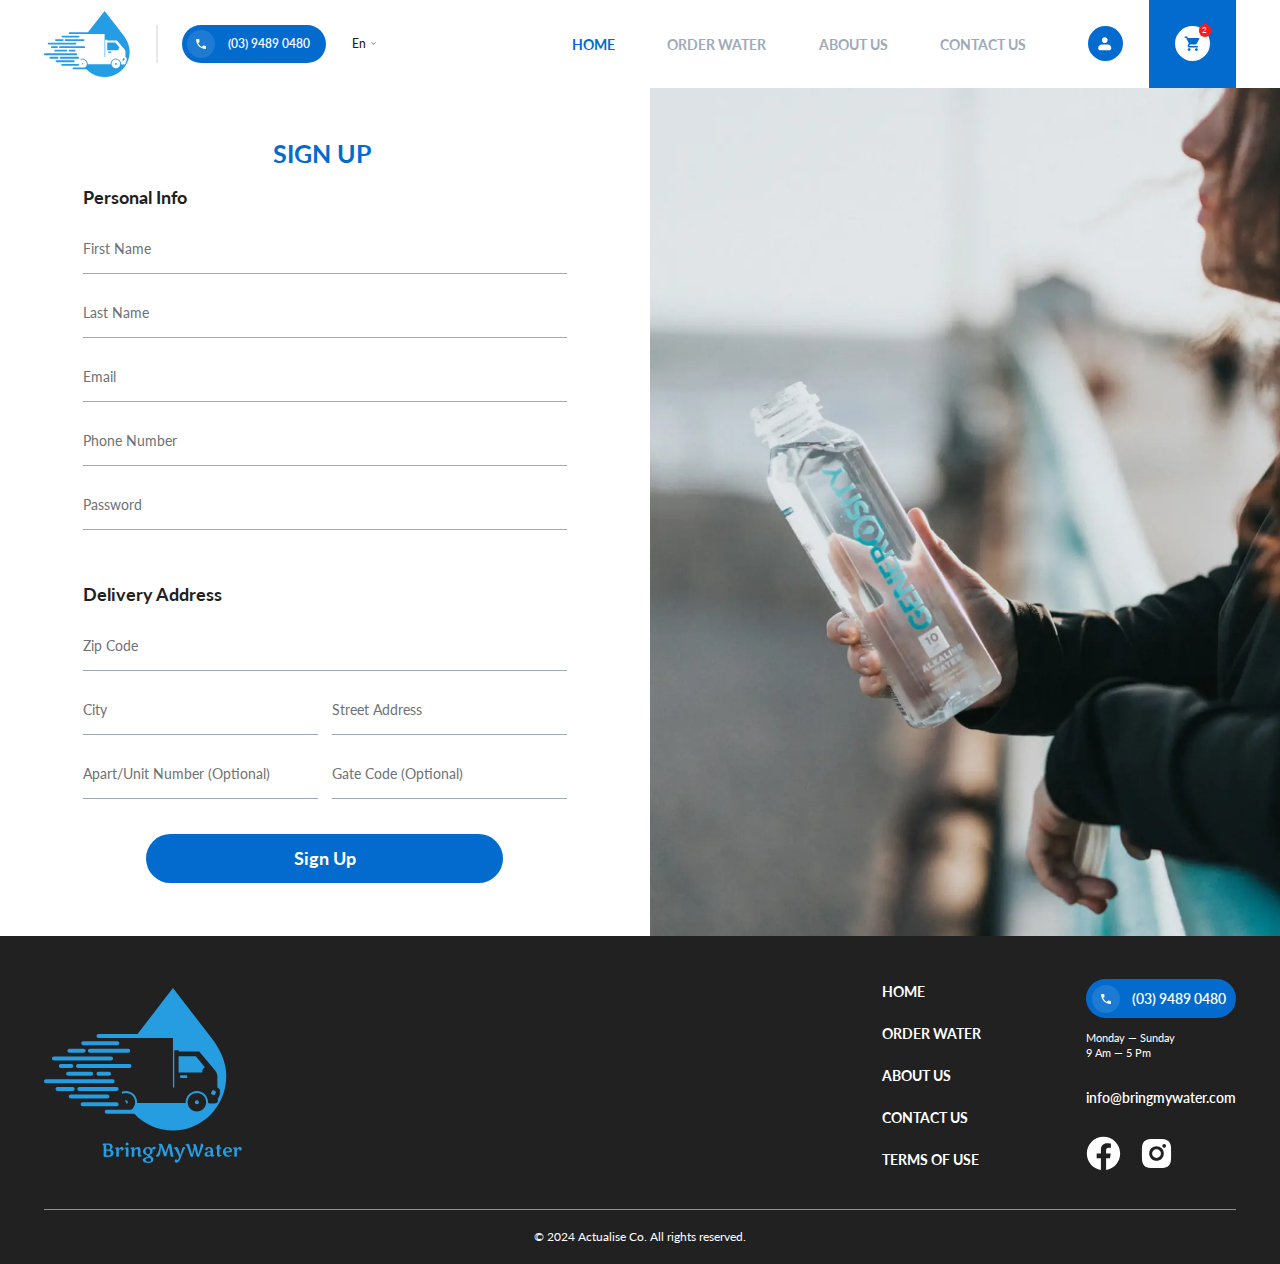
<file: sign-up.html>
<!DOCTYPE html>
<html lang="en">
<head>
  <title>Water</title>
    <meta charset="UTF-8">
  <meta name="viewport" content="width=device-width, initial-scale=1.0">
  <link rel="shortcut icon" href="favicon.ico" type="image/x-icon">
  <meta http-equiv="X-UA-Compatible" content="ie=edge">
  <meta name="theme-color" content="#191919">

  <link rel="stylesheet" href="https://cdn.jsdelivr.net/npm/swiper@11/swiper-bundle.min.css"/>
  <link rel="stylesheet" href="https://cdn.jsdelivr.net/npm/@fancyapps/ui@5.0/dist/fancybox/fancybox.css"/>
  <link rel="preconnect" href="https://fonts.googleapis.com">
  <link rel="preconnect" href="https://fonts.gstatic.com" crossorigin>
  <link href="https://fonts.googleapis.com/css2?family=Lato:wght@400;500;600;700;800&display=swap" rel="stylesheet">
  <link href="https://fonts.googleapis.com/css2?family=Poppins:wght@500&display=swap" rel="stylesheet">

  <link rel="stylesheet" href="css/critical.css">
<!--  Critical css needs to be connected this way:-->
<!--  <style>-->
<!--    <?php echo str_replace('url(..', parse_url(get_template_directory_uri(), PHP_URL_PATH), file_get_contents(TEMPLATE_PATH."/css/critical.css")); ?>-->
<!--  </style>-->

  <link rel="stylesheet" href="css/common.css">
  <link rel="stylesheet" href="css/sections/header.css" />
  <link rel="preload" as="style" onload="this.onload=null;this.rel='stylesheet'" href="css/sections/footer.css" />
  <link rel="stylesheet" href="css/sections/auth.css" />
  <link rel="preload" as="style" onload="this.onload=null;this.rel='stylesheet'" href="css/sections/checkout.css" />
</head>
<body class="page__body" >
  <div class="site-container">
    <header class="header">
    <div class="container">
      <div class="header__container">
        <div class="header__item">
          <a href="./../main.html" class="logo" aria-label="go to main page">
            <img src="./../img/header-logo.svg" alt="logo" width="97" height="76">
          </a>
          <div class="header__row mobile-hide">
            <a href="tel:0394890480" class="page-phone">
              <div class="page-phone__ico">
                <svg width="17" height="16" viewBox="0 0 17 16" fill="none" xmlns="http://www.w3.org/2000/svg">
                  <path d="M14.6053 10.3067L11.092 9.9L9.41201 11.58C7.51947 10.6175 5.9812 9.07921 5.01868 7.18667L6.70534 5.5L6.29868 2H2.62534C2.23868 8.78667 7.81868 14.3667 14.6053 13.98V10.3067Z" fill="white" />
                </svg>
              </div>
              <span>(03) 9489 0480</span>
            </a>
            <div class="header__dropdown dropdown">
              <span>En</span>
              <!-- <div class="dropdown__list">
                <ul>
                  <li>
                    <a href="">UA</a>
                  </li>
                  <li>
                    <a href="">UA</a>
                  </li>
                </ul>
              </div> -->
            </div>
          </div>
        </div>
        <div class="header__item">
          <nav class="header__nav mobile-hide">
            <ul>
              <li class="active">
                <a href="./../main.html">Home</a>
              </li>
              <li>
                <a href="./../product-single.html">Order Water</a>
              </li>
              <li>
                <a href="./../about-us.html">About Us</a>
              </li>
              <li>
                <a href="./../contact-us.html">Contact Us</a>
              </li>
            </ul>
          </nav>
          <div class="header__btns">
            <a href="#popup-login" data-fancybox="" class="header__btn header__btn--white" aria-label="open login form">
              <div class="header__btn-ico">
                <svg width="20" height="20" viewBox="0 0 20 20" fill="none" xmlns="http://www.w3.org/2000/svg">
                  <path fill-rule="evenodd" clip-rule="evenodd" d="M6.66667 5.83333C6.66667 4.94928 7.01786 4.10143 7.64298 3.47631C8.2681 2.85119 9.11594 2.5 10 2.5C10.8841 2.5 11.7319 2.85119 12.357 3.47631C12.9821 4.10143 13.3333 4.94928 13.3333 5.83333C13.3333 6.71739 12.9821 7.56523 12.357 8.19036C11.7319 8.81548 10.8841 9.16667 10 9.16667C9.11594 9.16667 8.2681 8.81548 7.64298 8.19036C7.01786 7.56523 6.66667 6.71739 6.66667 5.83333ZM6.66667 10.8333C5.5616 10.8333 4.50179 11.2723 3.72039 12.0537C2.93899 12.8351 2.5 13.8949 2.5 15C2.5 15.663 2.76339 16.2989 3.23223 16.7678C3.70107 17.2366 4.33696 17.5 5 17.5H15C15.663 17.5 16.2989 17.2366 16.7678 16.7678C17.2366 16.2989 17.5 15.663 17.5 15C17.5 13.8949 17.061 12.8351 16.2796 12.0537C15.4982 11.2723 14.4384 10.8333 13.3333 10.8333H6.66667Z" fill="white" />
                </svg>
              </div>
            </a>
            <button type="button" class="header__btn js-open-cart" aria-label="open cart">
              <div class="header__btn-ico">
                <svg width="20" height="20" viewBox="0 0 20 20" fill="none" xmlns="http://www.w3.org/2000/svg">
                  <path d="M14.1666 15C13.2416 15 12.5 15.7417 12.5 16.6667C12.5 17.1087 12.6756 17.5326 12.9881 17.8452C13.3007 18.1578 13.7246 18.3334 14.1666 18.3334C14.6087 18.3334 15.0326 18.1578 15.3452 17.8452C15.6577 17.5326 15.8333 17.1087 15.8333 16.6667C15.8333 16.2247 15.6577 15.8007 15.3452 15.4882C15.0326 15.1756 14.6087 15 14.1666 15ZM0.833313 1.66669V3.33335H2.49998L5.49998 9.65835L4.36665 11.7C4.24165 11.9334 4.16665 12.2084 4.16665 12.5C4.16665 12.942 4.34224 13.366 4.6548 13.6785C4.96736 13.9911 5.39129 14.1667 5.83331 14.1667H15.8333V12.5H6.18331C6.12806 12.5 6.07507 12.4781 6.036 12.439C5.99693 12.3999 5.97498 12.3469 5.97498 12.2917C5.97498 12.25 5.98331 12.2167 5.99998 12.1917L6.74998 10.8334H12.9583C13.5833 10.8334 14.1333 10.4834 14.4166 9.97502L17.4 4.58335C17.4583 4.45002 17.5 4.30835 17.5 4.16669C17.5 3.94567 17.4122 3.73371 17.2559 3.57743C17.0996 3.42115 16.8877 3.33335 16.6666 3.33335H4.34165L3.55831 1.66669M5.83331 15C4.90831 15 4.16665 15.7417 4.16665 16.6667C4.16665 17.1087 4.34224 17.5326 4.6548 17.8452C4.96736 18.1578 5.39129 18.3334 5.83331 18.3334C6.27534 18.3334 6.69926 18.1578 7.01182 17.8452C7.32438 17.5326 7.49998 17.1087 7.49998 16.6667C7.49998 16.2247 7.32438 15.8007 7.01182 15.4882C6.69926 15.1756 6.27534 15 5.83331 15Z" fill="#036BCD" />
                </svg>
                <div class="header__btn-num">
                  <span>2</span>
                </div>
              </div>
            </button>
            <button type="button" class="header__btn header__burger mobile-show" aria-label="open menu">
              <svg width="20" height="20" viewBox="0 0 20 20" fill="none" xmlns="http://www.w3.org/2000/svg">
                <path d="M1 16V14.8615H19V16H1ZM1 10.5693V9.43074H19V10.5693H1ZM1 5.13852V4H19V5.13852H1Z" fill="#036BCD" />
              </svg>
            </button>
          </div>
        </div>
      </div>
    </div>
</header>

<div class="menu mobile-show">
  <div class="menu__inner">
    <nav class="menu__nav">
      <ul>
        <li class="is-active">
          <a href="./../main.html">Home</a>
        </li>
        <li>
          <a href="./../product-single.html">Order Water</a>
        </li>
        <li>
          <a href="./../about-us.html">About Us</a>
        </li>
        <li>
          <a href="./../contact-us.html">Contact Us</a>
        </li>
      </ul>
    </nav>
    <div class="menu__info">
      <a href="mailto:info@bringmywater.com">info@bringmywater.com</a>
      <a href="tel:0394890480" class="page-phone">
          <div class="page-phone__ico">
            <svg width="17" height="16" viewBox="0 0 17 16" fill="none" xmlns="http://www.w3.org/2000/svg">
              <path d="M14.6053 10.3067L11.092 9.9L9.41201 11.58C7.51947 10.6175 5.9812 9.07921 5.01868 7.18667L6.70534 5.5L6.29868 2H2.62534C2.23868 8.78667 7.81868 14.3667 14.6053 13.98V10.3067Z" fill="white"></path>
            </svg>
          </div>
          <span>(03) 9489 0480</span>
      </a>
      <div class="page-date">
          <span>Monday— sunday</span>
          <span>9 am— 5 pm</span>
      </div>
      <ul class="socials">
          <li>
            <a href="" aria-label="go to facebook">
              <svg width="34" height="35" viewBox="0 0 34 35" fill="none" xmlns="http://www.w3.org/2000/svg">
                  <path d="M33.6668 17.5063C33.6668 8.24531 26.205 0.737793 17.0002 0.737793C7.79541 0.737793 0.333496 8.24531 0.333496 17.5063C0.333496 25.8758 6.42823 32.8131 14.396 34.0711V22.3535H10.1642V17.5063H14.396V13.812C14.396 9.60939 16.8843 7.28799 20.6912 7.28799C22.5148 7.28799 24.422 7.61551 24.422 7.61551V11.7421H22.3205C20.2502 11.7421 19.6043 13.0348 19.6043 14.361V17.5063H24.2267L23.4878 22.3535H19.6043V34.0711C27.5722 32.8131 33.6668 25.8761 33.6668 17.5063Z" fill="#036bcd"></path>
              </svg>
            </a>
          </li>
          <li>
            <a href="" aria-label="go to instagram">
              <svg width="40" height="40" viewBox="0 0 40 40" fill="none" xmlns="http://www.w3.org/2000/svg">
                  <path d="M21.7135 3.3335C23.5885 3.3385 24.5401 3.3485 25.3618 3.37183L25.6852 3.3835C26.0585 3.39683 26.4268 3.4135 26.8718 3.4335C28.6451 3.51683 29.8552 3.79683 30.9168 4.2085C32.0168 4.63183 32.9435 5.20516 33.8702 6.13016C34.7176 6.96332 35.3734 7.97114 35.7918 9.0835C36.2035 10.1452 36.4835 11.3552 36.5668 13.1302C36.5868 13.5735 36.6035 13.9418 36.6168 14.3168L36.6268 14.6402C36.6518 15.4602 36.6618 16.4118 36.6652 18.2868L36.6668 19.5302V21.7135C36.6709 22.9292 36.6581 24.1448 36.6285 25.3602L36.6185 25.6835C36.6052 26.0585 36.5885 26.4268 36.5685 26.8702C36.4851 28.6452 36.2018 29.8535 35.7918 30.9168C35.3746 32.0298 34.7187 33.0379 33.8702 33.8702C33.0368 34.7174 32.029 35.3731 30.9168 35.7918C29.8552 36.2035 28.6451 36.4835 26.8718 36.5668C26.4763 36.5854 26.0808 36.6021 25.6852 36.6168L25.3618 36.6268C24.5401 36.6502 23.5885 36.6618 21.7135 36.6652L20.4701 36.6668H18.2885C17.0723 36.671 15.856 36.6582 14.6401 36.6285L14.3168 36.6185C13.9212 36.6035 13.5256 36.5863 13.1301 36.5668C11.3568 36.4835 10.1468 36.2035 9.08348 35.7918C7.97126 35.3741 6.96384 34.7182 6.13181 33.8702C5.28356 33.0373 4.62719 32.0294 4.20848 30.9168C3.79681 29.8552 3.51681 28.6452 3.43348 26.8702C3.41491 26.4747 3.39825 26.0791 3.38348 25.6835L3.37515 25.3602C3.34443 24.1449 3.33054 22.9292 3.33348 21.7135V18.2868C3.32883 17.0712 3.34105 15.8555 3.37015 14.6402L3.38181 14.3168C3.39515 13.9418 3.41181 13.5735 3.43181 13.1302C3.51515 11.3552 3.79515 10.1468 4.20681 9.0835C4.62534 7.97 5.28302 6.96187 6.13348 6.13016C6.9653 5.28262 7.97205 4.62681 9.08348 4.2085C10.1468 3.79683 11.3551 3.51683 13.1301 3.4335C13.5735 3.4135 13.9435 3.39683 14.3168 3.3835L14.6401 3.3735C15.8555 3.34388 17.0711 3.3311 18.2868 3.33516L21.7135 3.3335ZM20.0001 11.6668C17.79 11.6668 15.6704 12.5448 14.1076 14.1076C12.5448 15.6704 11.6668 17.79 11.6668 20.0002C11.6668 22.2103 12.5448 24.3299 14.1076 25.8927C15.6704 27.4555 17.79 28.3335 20.0001 28.3335C22.2103 28.3335 24.3299 27.4555 25.8927 25.8927C27.4555 24.3299 28.3335 22.2103 28.3335 20.0002C28.3335 17.79 27.4555 15.6704 25.8927 14.1076C24.3299 12.5448 22.2103 11.6668 20.0001 11.6668ZM20.0001 15.0002C20.6568 15.0001 21.307 15.1293 21.9136 15.3804C22.5203 15.6316 23.0716 15.9998 23.5359 16.464C24.0003 16.9283 24.3687 17.4794 24.6201 18.086C24.8714 18.6926 25.0009 19.3427 25.001 19.9993C25.0011 20.6559 24.8719 21.3061 24.6207 21.9128C24.3695 22.5195 24.0013 23.0707 23.5371 23.5351C23.0729 23.9995 22.5218 24.3679 21.9152 24.6192C21.3086 24.8706 20.6584 25.0001 20.0018 25.0002C18.6757 25.0002 17.404 24.4734 16.4663 23.5357C15.5286 22.598 15.0018 21.3262 15.0018 20.0002C15.0018 18.6741 15.5286 17.4023 16.4663 16.4646C17.404 15.5269 18.6757 15.0002 20.0018 15.0002M28.7518 9.16683C28.1993 9.16683 27.6694 9.38632 27.2787 9.77702C26.888 10.1677 26.6685 10.6976 26.6685 11.2502C26.6685 11.8027 26.888 12.3326 27.2787 12.7233C27.6694 13.114 28.1993 13.3335 28.7518 13.3335C29.3043 13.3335 29.8343 13.114 30.225 12.7233C30.6157 12.3326 30.8351 11.8027 30.8351 11.2502C30.8351 10.6976 30.6157 10.1677 30.225 9.77702C29.8343 9.38632 29.3043 9.16683 28.7518 9.16683Z" fill="#036bcd"></path>
              </svg>
            </a>
          </li>
      </ul>
  </div>
  </div>
</div>

    <main class="main">
      <section class="auth">
    <div class="auth__container">
        <div class="auth__form show-hide-on-success">
            <form action="https://httpbin.org/post" method="post" class="form hide-on-success">
                <div class="auth__title title-h2">
                    <h1>Sign Up </h1>
                </div>
                <div class="form__block">
                    <div class="form__subtitle">
                        <span>Personal Info</span>
                    </div>
                    <div class="form__row">
                        <div class="input">
                            <input type="text" name="firstname" placeholder="First Name" required>
                        </div>
                    </div>
                    <div class="form__row">
                        <div class="input">
                            <input type="text" name="lastname" placeholder="Last Name" required>
                        </div>
                    </div>
                    <div class="form__row">
                        <div class="input">
                            <input type="email" name="email" placeholder="Email" data-validation="email" required>
                        </div>
                    </div>
                    <div class="form__row">
                        <div class="input">
                            <input type="tel" name="tel" placeholder="Phone Number" data-validation="phone" required>
                        </div>
                    </div>
                    <div class="form__row">
                        <div class="input">
                            <input type="password" name="password" placeholder="Password" data-validation="password" required>
                        </div>
                    </div>
                </div>
                <div class="form__block">
                    <div class="form__subtitle">
                        <span>Delivery Address</span>
                    </div>
                    <div class="form__row">
                        <div class="input">
                            <input type="text" name="zip" placeholder="Zip Code" data-validation="zipcode" required>
                        </div>
                    </div>
                    <div class="form__row">
                        <div class="input">
                            <input type="text" name="city" placeholder="City" data-validation="city" required>
                        </div>
                        <div class="input">
                            <input type="text" name="street" placeholder="Street Address" required>
                        </div>
                    </div>
                    <div class="form__row">
                        <div class="input">
                            <input type="text" name="apart" placeholder="Apart/Unit Number (Optional)" required>
                        </div>
                        <div class="input">
                            <input type="text" name="gatecode" placeholder="Gate Code (Optional)" required>
                        </div>
                    </div>
                </div>
                <div class="form__btn">
                    <button type="submit" class="btn">Sign Up</button>
                </div>
            </form>
            <div class="auth__form-success show-on-success">
                <div class="auth__form-success__img">
                    <img src="./../img/success-letter.webp" alt="" role="presentation" width="355" height="355">
                </div>
                <div class="section-text section-text--small">
                    <p>Check Your Email To complete Registration</p>
                </div>
                <div class="auth__form-success__btn">
                    <form action="https://httpbin.org/post" method="post" class="form">
                        <input type="hidden" value="resend_email">
                        <input type="hidden" name="email">
                        <button type="submit" class="btn">Resend Email</button>
                    </form>
                </div>
            </div>
        </div>
        <div class="auth__img mobile-hide">
            <img src="./../img/sign-img.webp" alt="" role="presentation" width="945" height="954">
        </div>
    </div>
</section>
    </main>
    <footer class="footer">
  <div class="container">
    <div class="footer__container">
        <a href="./../main.html" class="logo">
            <img src="./../img/footer-logo.svg" alt="logo" width="227" height="200">
        </a>
        <div class="footer__item">
            <nav class="footer__nav">
                <ul>
                    <li>
                        <a href="./../main.html">Home</a>
                    </li>
                    <li>
                        <a href="./../product-single.html">Order Water</a>
                    </li>
                    <li>
                        <a href="./../about-us.html">About Us</a>
                    </li>
                    <li>
                        <a href="./../contact-us.html">Contact Us</a>
                    </li>
                    <li>
                        <a href="./../terms.html">Terms of use</a>
                    </li>
                </ul>
            </nav>
            <div class="footer__info">
                <a href="tel:0394890480" class="page-phone">
                    <div class="page-phone__ico">
                      <svg width="17" height="16" viewBox="0 0 17 16" fill="none" xmlns="http://www.w3.org/2000/svg">
                        <path d="M14.6053 10.3067L11.092 9.9L9.41201 11.58C7.51947 10.6175 5.9812 9.07921 5.01868 7.18667L6.70534 5.5L6.29868 2H2.62534C2.23868 8.78667 7.81868 14.3667 14.6053 13.98V10.3067Z" fill="white" />
                      </svg>
                    </div>
                    <span>(03) 9489 0480</span>
                </a>
                <div class="footer__date page-date">
                    <span>Monday — sunday</span>
                    <span>9 am — 5 pm</span>
                </div>
                <a href="mailto:info@bringmywater.com">info@bringmywater.com</a>
                <ul class="socials">
                    <li>
                        <a href="" aria-label="go to facebook">
                            <svg width="34" height="35" viewBox="0 0 34 35" fill="none" xmlns="http://www.w3.org/2000/svg">
                                <path d="M33.6668 17.5063C33.6668 8.24531 26.205 0.737793 17.0002 0.737793C7.79541 0.737793 0.333496 8.24531 0.333496 17.5063C0.333496 25.8758 6.42823 32.8131 14.396 34.0711V22.3535H10.1642V17.5063H14.396V13.812C14.396 9.60939 16.8843 7.28799 20.6912 7.28799C22.5148 7.28799 24.422 7.61551 24.422 7.61551V11.7421H22.3205C20.2502 11.7421 19.6043 13.0348 19.6043 14.361V17.5063H24.2267L23.4878 22.3535H19.6043V34.0711C27.5722 32.8131 33.6668 25.8761 33.6668 17.5063Z" fill="white" />
                            </svg>
                        </a>
                    </li>
                    <li>
                        <a href="" aria-label="go to instagram">
                            <svg width="40" height="40" viewBox="0 0 40 40" fill="none" xmlns="http://www.w3.org/2000/svg">
                                <path d="M21.7135 3.3335C23.5885 3.3385 24.5401 3.3485 25.3618 3.37183L25.6852 3.3835C26.0585 3.39683 26.4268 3.4135 26.8718 3.4335C28.6451 3.51683 29.8552 3.79683 30.9168 4.2085C32.0168 4.63183 32.9435 5.20516 33.8702 6.13016C34.7176 6.96332 35.3734 7.97114 35.7918 9.0835C36.2035 10.1452 36.4835 11.3552 36.5668 13.1302C36.5868 13.5735 36.6035 13.9418 36.6168 14.3168L36.6268 14.6402C36.6518 15.4602 36.6618 16.4118 36.6652 18.2868L36.6668 19.5302V21.7135C36.6709 22.9292 36.6581 24.1448 36.6285 25.3602L36.6185 25.6835C36.6052 26.0585 36.5885 26.4268 36.5685 26.8702C36.4851 28.6452 36.2018 29.8535 35.7918 30.9168C35.3746 32.0298 34.7187 33.0379 33.8702 33.8702C33.0368 34.7174 32.029 35.3731 30.9168 35.7918C29.8552 36.2035 28.6451 36.4835 26.8718 36.5668C26.4763 36.5854 26.0808 36.6021 25.6852 36.6168L25.3618 36.6268C24.5401 36.6502 23.5885 36.6618 21.7135 36.6652L20.4701 36.6668H18.2885C17.0723 36.671 15.856 36.6582 14.6401 36.6285L14.3168 36.6185C13.9212 36.6035 13.5256 36.5863 13.1301 36.5668C11.3568 36.4835 10.1468 36.2035 9.08348 35.7918C7.97126 35.3741 6.96384 34.7182 6.13181 33.8702C5.28356 33.0373 4.62719 32.0294 4.20848 30.9168C3.79681 29.8552 3.51681 28.6452 3.43348 26.8702C3.41491 26.4747 3.39825 26.0791 3.38348 25.6835L3.37515 25.3602C3.34443 24.1449 3.33054 22.9292 3.33348 21.7135V18.2868C3.32883 17.0712 3.34105 15.8555 3.37015 14.6402L3.38181 14.3168C3.39515 13.9418 3.41181 13.5735 3.43181 13.1302C3.51515 11.3552 3.79515 10.1468 4.20681 9.0835C4.62534 7.97 5.28302 6.96187 6.13348 6.13016C6.9653 5.28262 7.97205 4.62681 9.08348 4.2085C10.1468 3.79683 11.3551 3.51683 13.1301 3.4335C13.5735 3.4135 13.9435 3.39683 14.3168 3.3835L14.6401 3.3735C15.8555 3.34388 17.0711 3.3311 18.2868 3.33516L21.7135 3.3335ZM20.0001 11.6668C17.79 11.6668 15.6704 12.5448 14.1076 14.1076C12.5448 15.6704 11.6668 17.79 11.6668 20.0002C11.6668 22.2103 12.5448 24.3299 14.1076 25.8927C15.6704 27.4555 17.79 28.3335 20.0001 28.3335C22.2103 28.3335 24.3299 27.4555 25.8927 25.8927C27.4555 24.3299 28.3335 22.2103 28.3335 20.0002C28.3335 17.79 27.4555 15.6704 25.8927 14.1076C24.3299 12.5448 22.2103 11.6668 20.0001 11.6668ZM20.0001 15.0002C20.6568 15.0001 21.307 15.1293 21.9136 15.3804C22.5203 15.6316 23.0716 15.9998 23.5359 16.464C24.0003 16.9283 24.3687 17.4794 24.6201 18.086C24.8714 18.6926 25.0009 19.3427 25.001 19.9993C25.0011 20.6559 24.8719 21.3061 24.6207 21.9128C24.3695 22.5195 24.0013 23.0707 23.5371 23.5351C23.0729 23.9995 22.5218 24.3679 21.9152 24.6192C21.3086 24.8706 20.6584 25.0001 20.0018 25.0002C18.6757 25.0002 17.404 24.4734 16.4663 23.5357C15.5286 22.598 15.0018 21.3262 15.0018 20.0002C15.0018 18.6741 15.5286 17.4023 16.4663 16.4646C17.404 15.5269 18.6757 15.0002 20.0018 15.0002M28.7518 9.16683C28.1993 9.16683 27.6694 9.38632 27.2787 9.77702C26.888 10.1677 26.6685 10.6976 26.6685 11.2502C26.6685 11.8027 26.888 12.3326 27.2787 12.7233C27.6694 13.114 28.1993 13.3335 28.7518 13.3335C29.3043 13.3335 29.8343 13.114 30.225 12.7233C30.6157 12.3326 30.8351 11.8027 30.8351 11.2502C30.8351 10.6976 30.6157 10.1677 30.225 9.77702C29.8343 9.38632 29.3043 9.16683 28.7518 9.16683Z" fill="white" />
                            </svg>
                        </a>
                    </li>
                </ul>
            </div>
        </div>
    </div>
    <div class="footer__bottom">
        <span>© 2024 Actualise Co. All rights reserved.</span>
    </div>
  </div>
</footer>

<div class="cart">
    <div class="cart__inner">
        <div class="cart__container">
            <div class="cart__top">
                <div class="cart__title title-h3">
                    <span>cart</span>
                </div>
                <button type="button" class="cart__close" aria-label="close cart">
                    <svg width="40" height="40" viewBox="0 0 40 40" fill="none" xmlns="http://www.w3.org/2000/svg">
                        <path d="M11.668 11.6667L28.3346 28.3334M11.668 28.3334L28.3346 11.6667" stroke="#6E7175" stroke-width="2" stroke-linecap="round" stroke-linejoin="round" />
                    </svg>
                </button>
            </div>
            <div class="cart__body">
                <div class="cart__checkout">
                    <div class="checkout__aside-info">
                        <div class="cart-item">
                            <div class="cart-item__img">
                                <img src="./../img/car-item-img.webp" alt="product" width="156" height="208">
                            </div>
                            <div class="cart-item__wrapper">
                                <div class="cart-item__title">
                                    <h2>Kirkland Water Pack</h2>
                                </div>
                                <div class="cart-item__price">
                                    <span> $ 40.99</span>
                                </div>
                                <form action="" method="post" class="quantity">
                                    <input type="hidden" name="" value="">
                                    <div class="quantity__amount">
                                        <button type="button" class="quantity__btn" data-direction="plus">
                                            <svg width="24" height="24" viewBox="0 0 24 24" fill="none" xmlns="http://www.w3.org/2000/svg">
                                                <path d="M6 12H12M12 12H18M12 12V6M12 12V18" stroke="#A0AAB6" stroke-width="2" stroke-linecap="round" stroke-linejoin="round"></path>
                                            </svg>
                                        </button>
                                        <input class="quantity__input" type="number" min="1" max="" value="1" readonly="" name="quantity">
                                        <button type="button" class="quantity__btn" data-direction="minus">
                                            <svg width="24" height="24" viewBox="0 0 24 24" fill="none" xmlns="http://www.w3.org/2000/svg">
                                                <path d="M6 12H12H18" stroke="#A0AAB6" stroke-width="2" stroke-linecap="round" stroke-linejoin="round"></path>
                                            </svg>
                                        </button>
                                    </div>
                                </form>
                            </div>
                        </div>
                    </div>
                    <div class="checkout__code">
                        <form action="" method="post" class="checkout__code-form form">
                            <div class="checkout__code-input">
                                <input type="text" name="coupon" placeholder="Enter code" required>
                            </div>
                            <button type="submit" class="btn">Apply</button>
                        </form>
                    </div>
                    <ul class="checkout__total">
                        <li>
                            <span>Subtotal</span>
                            <span>$ 40.99</span>
                        </li>
                        <li>
                            <span>Delivery</span>
                            <span>Free</span>
                        </li>
                        <li>
                            <span>Total</span>
                            <span>$ 40.99</span>
                        </li>
                    </ul>
                    <div class="checkout__btn">
                        <button type="button" class="btn">Proceed To Pay</button>
                    </div>
                </div>
                <!-- <div class="cart__empty">
                    <div class="cart__empty-img">
                        <img src="./../img/cart-empty.svg" alt="" role="presentation" width="260" height="260">
                    </div>
                    <div class="cart__title title-h3">
                        <span>cart is empty</span>
                    </div>
                </div> -->
            </div>
        </div>
    </div>
</div>

<div style="display: none;">
    <div class="popup" id="popup-login">
        <button type="button" class="popup__close" aria-label="popup close" data-fancybox-close>
            <svg width="40" height="40" viewBox="0 0 40 40" fill="none" xmlns="http://www.w3.org/2000/svg">
                <path d="M11.668 11.6667L28.3346 28.3334M11.668 28.3334L28.3346 11.6667" stroke="#6E7175" stroke-width="2" stroke-linecap="round" stroke-linejoin="round" />
            </svg>
        </button>
        <div class="popup__inner">
            <a href="" class="logo">
                <img src="./../img/header-logo.svg" alt="" width="180" height="140">
            </a>
            <form action="" method="post" class="popup__form form">
                <div class="form__block">
                    <div class="form__row">
                        <div class="input">
                            <input type="text" name="email_tel" placeholder="Email Or Phone Number" required>
                        </div>
                    </div>
                    <div class="form__row">
                        <div class="input">
                            <input type="password" name="password" placeholder="Password" required>
                        </div>
                    </div>
                    <div class="form__text form__text--small">
                        <a href="#popup-password" data-fancybox>Forgot Password?</a>
                    </div>
                </div>
                <div class="form__btn popup__btn">
                    <button type="submit" class="btn">Log In</button>
                </div>
                <div class="form__text">
                    <p>Don’t Have An Account? <a href="./../sign-up.html">Sign Up Now</a></p>
                </div>
            </form>
        </div>
    </div>
    <div class="popup" id="popup-password">
        <button type="button" class="popup__close" aria-label="popup close" data-fancybox-close>
            <svg width="40" height="40" viewBox="0 0 40 40" fill="none" xmlns="http://www.w3.org/2000/svg">
                <path d="M11.668 11.6667L28.3346 28.3334M11.668 28.3334L28.3346 11.6667" stroke="#6E7175" stroke-width="2" stroke-linecap="round" stroke-linejoin="round" />
            </svg>
        </button>
        <div class="popup__inner">
            <div class="popup__title title-h3">
                <span>Forgot your Password?</span>
            </div>
            <form action="" method="post" class="popup__form form">
                <div class="form__block">
                    <div class="form__row">
                        <div class="input-notice">
                            <div class="input">
                                <input type="email" name="email" placeholder="Email" data-validation="email" required>
                            </div>
                            <p>Enter your account email. We’ll send you instructions on how to change your password.</p>
                        </div>
                    </div>
                </div>
                <div class="form__btn popup__btn">
                    <button type="submit" class="btn">Send Email</button>
                </div>
            </form>
        </div>
    </div>
    <div class="popup" id="popup-code">
        <button type="button" class="popup__close" aria-label="popup close" data-fancybox-close>
            <svg width="40" height="40" viewBox="0 0 40 40" fill="none" xmlns="http://www.w3.org/2000/svg">
                <path d="M11.668 11.6667L28.3346 28.3334M11.668 28.3334L28.3346 11.6667" stroke="#6E7175" stroke-width="2" stroke-linecap="round" stroke-linejoin="round" />
            </svg>
        </button>
        <div class="popup__inner">
            <a href="" class="logo">
                <img src="./../img/header-logo.svg" alt="" width="180" height="140">
            </a>
            <div class="popup__title popup__title--small title-h3">
                <span>Let’s verify if we service your area</span>
            </div>
            <form action="" method="post" class="popup__form form">
                <div class="form__block">
                    <div class="form__row">
                        <div class="input">
                            <input type="text" name="zipcode" placeholder="Your ZIP Code" required>
                        </div>
                    </div>
                </div>
                <div class="form__btn popup__btn">
                    <button type="submit" class="btn">Check</button>
                </div>
            </form>
        </div>
    </div>
    <div class="popup popup-code-incorrect" id="popup-code-incorrect">
        <button type="button" class="popup__close" aria-label="popup close" data-fancybox-close>
            <svg width="40" height="40" viewBox="0 0 40 40" fill="none" xmlns="http://www.w3.org/2000/svg">
                <path d="M11.668 11.6667L28.3346 28.3334M11.668 28.3334L28.3346 11.6667" stroke="#6E7175" stroke-width="2" stroke-linecap="round" stroke-linejoin="round" />
            </svg>
        </button>
        <div class="popup__inner">
            <div class="popup__img">
                <img src="./../img/img-location.webp" alt="" role="presentation" width="265" height="280">
            </div>
            <div class="popup__title title-h3">
                <span>Sorry!</span>
            </div>
            <div class="popup__title popup__title--small title-h3">
                <span>Currently you are not in our delivery zone.</span>
            </div>
            <div class="popup__btn">
                <button type="button" class="btn" data-fancybox-close="">OK</button>
            </div>
        </div>
    </div>
</div>

<script>
  const TEMPLATE_PATH = ''
  let validationErrors = {
      "required": "This field is required",
      "invalid": "This field is invalid",
      "allowed_ext": "Allowed extensions: &1",
      "max_size": "Maximum file size is &1",
      "max_files": "Maximum files you can upload is &1",
      "minlength": "Minimum number of characters is &1",

      "firstname": {
          "required": "First Name is required."
      },
      "lastname": {
          "required": "Last Name is required."
      },
      "name": {
          "regex": "Only letters and white space allowed"
      },
      "email": {
          "regex": "The E-mail must be a valid email address.",
          "required": "E-mail is required."
      },
      "zipcode": {
          "required": "Postcode is required."
      },
      "language": {
          "required": "Language is required."
      },
      "city": {
          "required": "City is required."
      },
      "phone": {
          "required": "Phone is required."
      },
      "password": {
          "minlength": "Minimum number of characters is &1",
          "regex": "The password must contain numbers and Latin letters",
      },
      "password_repeat": {
          "password_repeat": "Passwords don't match"
      },
  }
</script>

<script src="https://cdn.jsdelivr.net/npm/swiper@11/swiper-bundle.min.js"></script>
<script src="https://cdn.jsdelivr.net/npm/@fancyapps/ui@5.0/dist/fancybox/fancybox.umd.js"></script>
<script src="https://blackbook.dev/plugin/?dropdown=1&accordion=1&validate=1" type="text/javascript"></script>
<script src="js/main.js"></script>

    <script type="text/javascript" src="js/sections/sign-up.js" defer></script>

  </div>
</body>

</html>
</file>
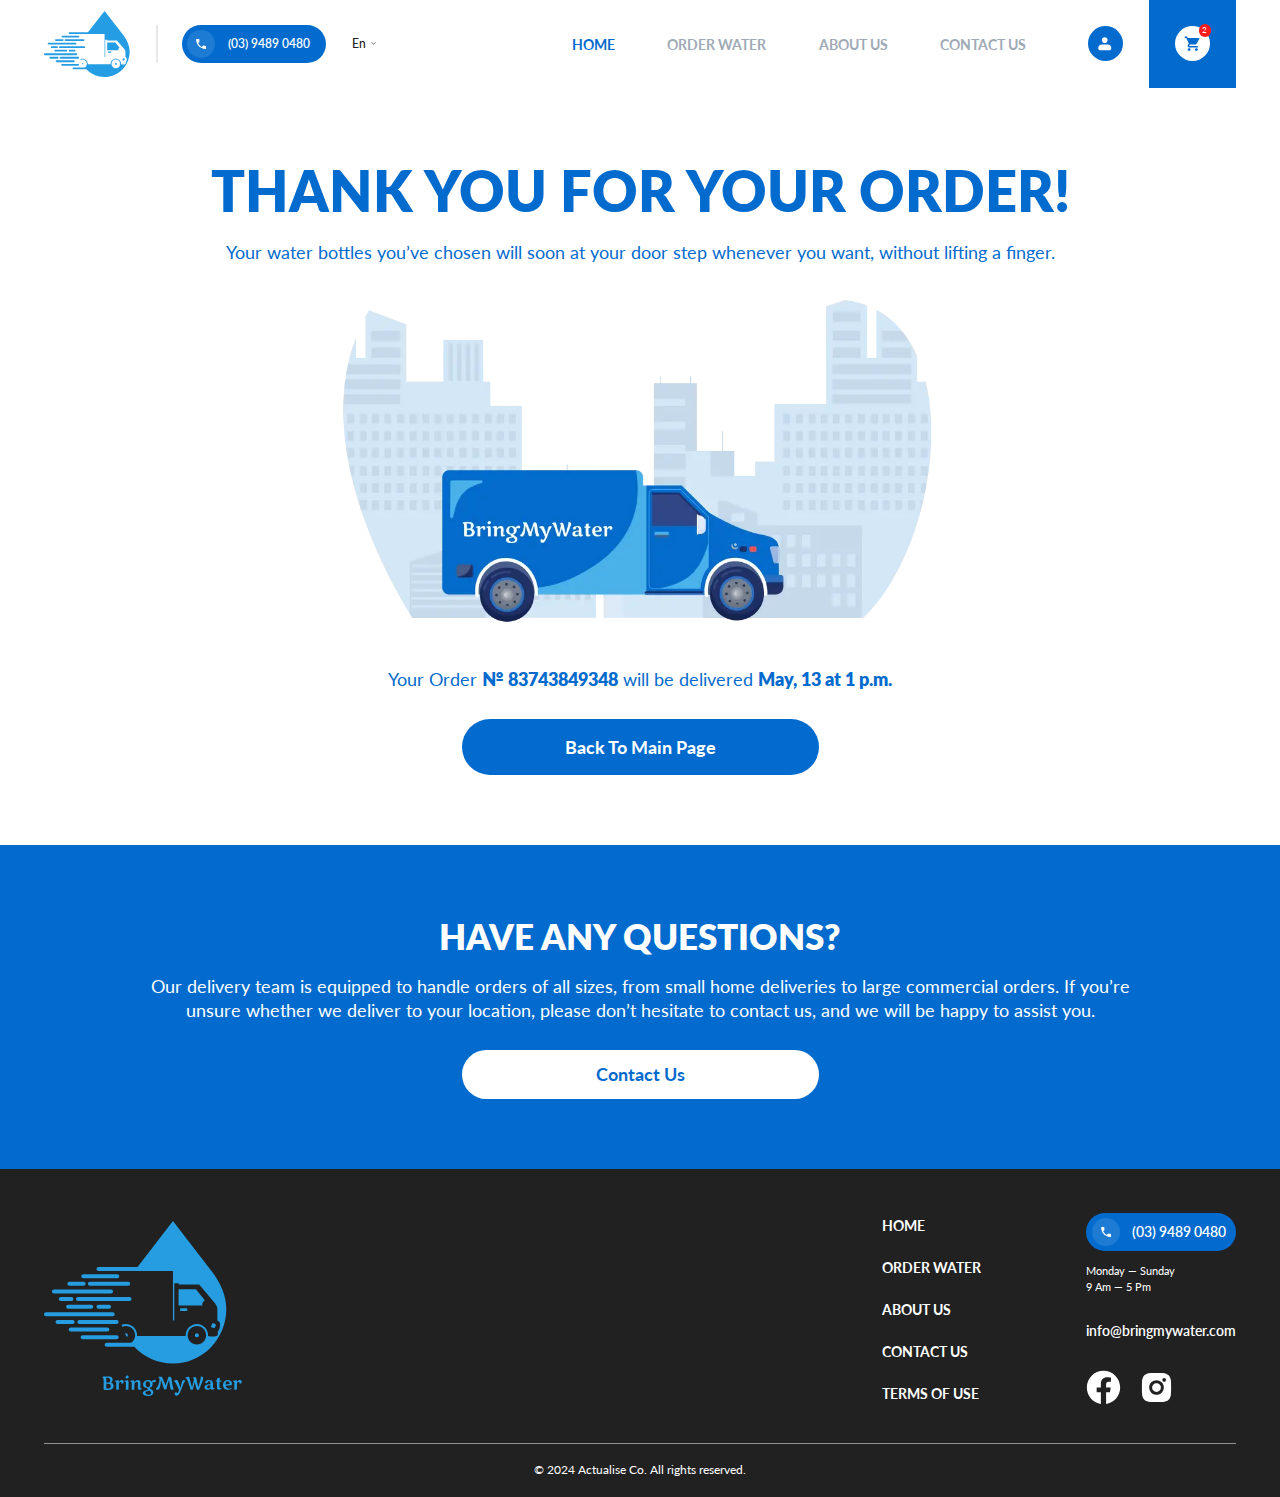
<file: success-order-page.html>
<!DOCTYPE html>
<html lang="en">
<head>
  <title>Water</title>
    <meta charset="UTF-8">
  <meta name="viewport" content="width=device-width, initial-scale=1.0">
  <link rel="shortcut icon" href="favicon.ico" type="image/x-icon">
  <meta http-equiv="X-UA-Compatible" content="ie=edge">
  <meta name="theme-color" content="#191919">

  <link rel="stylesheet" href="https://cdn.jsdelivr.net/npm/swiper@11/swiper-bundle.min.css"/>
  <link rel="stylesheet" href="https://cdn.jsdelivr.net/npm/@fancyapps/ui@5.0/dist/fancybox/fancybox.css"/>
  <link rel="preconnect" href="https://fonts.googleapis.com">
  <link rel="preconnect" href="https://fonts.gstatic.com" crossorigin>
  <link href="https://fonts.googleapis.com/css2?family=Lato:wght@400;500;600;700;800&display=swap" rel="stylesheet">
  <link href="https://fonts.googleapis.com/css2?family=Poppins:wght@500&display=swap" rel="stylesheet">

  <link rel="stylesheet" href="css/critical.css">
<!--  Critical css needs to be connected this way:-->
<!--  <style>-->
<!--    <?php echo str_replace('url(..', parse_url(get_template_directory_uri(), PHP_URL_PATH), file_get_contents(TEMPLATE_PATH."/css/critical.css")); ?>-->
<!--  </style>-->

  <link rel="stylesheet" href="css/common.css">
  <link rel="stylesheet" href="css/sections/header.css" />
  <link rel="preload" as="style" onload="this.onload=null;this.rel='stylesheet'" href="css/sections/footer.css" />
  <link rel="stylesheet" href="css/sections/success-order.css" />
  <link rel="preload" as="style" onload="this.onload=null;this.rel='stylesheet'" href="css/sections/checkout.css" />
  <link rel="preload" as="style" onload="this.onload=null;this.rel='stylesheet'" href="css/sections/banner.css" />
</head>
<body class="page__body" >
  <div class="site-container">
    <header class="header">
    <div class="container">
      <div class="header__container">
        <div class="header__item">
          <a href="./../main.html" class="logo" aria-label="go to main page">
            <img src="./../img/header-logo.svg" alt="logo" width="97" height="76">
          </a>
          <div class="header__row mobile-hide">
            <a href="tel:0394890480" class="page-phone">
              <div class="page-phone__ico">
                <svg width="17" height="16" viewBox="0 0 17 16" fill="none" xmlns="http://www.w3.org/2000/svg">
                  <path d="M14.6053 10.3067L11.092 9.9L9.41201 11.58C7.51947 10.6175 5.9812 9.07921 5.01868 7.18667L6.70534 5.5L6.29868 2H2.62534C2.23868 8.78667 7.81868 14.3667 14.6053 13.98V10.3067Z" fill="white" />
                </svg>
              </div>
              <span>(03) 9489 0480</span>
            </a>
            <div class="header__dropdown dropdown">
              <span>En</span>
              <!-- <div class="dropdown__list">
                <ul>
                  <li>
                    <a href="">UA</a>
                  </li>
                  <li>
                    <a href="">UA</a>
                  </li>
                </ul>
              </div> -->
            </div>
          </div>
        </div>
        <div class="header__item">
          <nav class="header__nav mobile-hide">
            <ul>
              <li class="active">
                <a href="./../main.html">Home</a>
              </li>
              <li>
                <a href="./../product-single.html">Order Water</a>
              </li>
              <li>
                <a href="./../about-us.html">About Us</a>
              </li>
              <li>
                <a href="./../contact-us.html">Contact Us</a>
              </li>
            </ul>
          </nav>
          <div class="header__btns">
            <a href="#popup-login" data-fancybox="" class="header__btn header__btn--white" aria-label="open login form">
              <div class="header__btn-ico">
                <svg width="20" height="20" viewBox="0 0 20 20" fill="none" xmlns="http://www.w3.org/2000/svg">
                  <path fill-rule="evenodd" clip-rule="evenodd" d="M6.66667 5.83333C6.66667 4.94928 7.01786 4.10143 7.64298 3.47631C8.2681 2.85119 9.11594 2.5 10 2.5C10.8841 2.5 11.7319 2.85119 12.357 3.47631C12.9821 4.10143 13.3333 4.94928 13.3333 5.83333C13.3333 6.71739 12.9821 7.56523 12.357 8.19036C11.7319 8.81548 10.8841 9.16667 10 9.16667C9.11594 9.16667 8.2681 8.81548 7.64298 8.19036C7.01786 7.56523 6.66667 6.71739 6.66667 5.83333ZM6.66667 10.8333C5.5616 10.8333 4.50179 11.2723 3.72039 12.0537C2.93899 12.8351 2.5 13.8949 2.5 15C2.5 15.663 2.76339 16.2989 3.23223 16.7678C3.70107 17.2366 4.33696 17.5 5 17.5H15C15.663 17.5 16.2989 17.2366 16.7678 16.7678C17.2366 16.2989 17.5 15.663 17.5 15C17.5 13.8949 17.061 12.8351 16.2796 12.0537C15.4982 11.2723 14.4384 10.8333 13.3333 10.8333H6.66667Z" fill="white" />
                </svg>
              </div>
            </a>
            <button type="button" class="header__btn js-open-cart" aria-label="open cart">
              <div class="header__btn-ico">
                <svg width="20" height="20" viewBox="0 0 20 20" fill="none" xmlns="http://www.w3.org/2000/svg">
                  <path d="M14.1666 15C13.2416 15 12.5 15.7417 12.5 16.6667C12.5 17.1087 12.6756 17.5326 12.9881 17.8452C13.3007 18.1578 13.7246 18.3334 14.1666 18.3334C14.6087 18.3334 15.0326 18.1578 15.3452 17.8452C15.6577 17.5326 15.8333 17.1087 15.8333 16.6667C15.8333 16.2247 15.6577 15.8007 15.3452 15.4882C15.0326 15.1756 14.6087 15 14.1666 15ZM0.833313 1.66669V3.33335H2.49998L5.49998 9.65835L4.36665 11.7C4.24165 11.9334 4.16665 12.2084 4.16665 12.5C4.16665 12.942 4.34224 13.366 4.6548 13.6785C4.96736 13.9911 5.39129 14.1667 5.83331 14.1667H15.8333V12.5H6.18331C6.12806 12.5 6.07507 12.4781 6.036 12.439C5.99693 12.3999 5.97498 12.3469 5.97498 12.2917C5.97498 12.25 5.98331 12.2167 5.99998 12.1917L6.74998 10.8334H12.9583C13.5833 10.8334 14.1333 10.4834 14.4166 9.97502L17.4 4.58335C17.4583 4.45002 17.5 4.30835 17.5 4.16669C17.5 3.94567 17.4122 3.73371 17.2559 3.57743C17.0996 3.42115 16.8877 3.33335 16.6666 3.33335H4.34165L3.55831 1.66669M5.83331 15C4.90831 15 4.16665 15.7417 4.16665 16.6667C4.16665 17.1087 4.34224 17.5326 4.6548 17.8452C4.96736 18.1578 5.39129 18.3334 5.83331 18.3334C6.27534 18.3334 6.69926 18.1578 7.01182 17.8452C7.32438 17.5326 7.49998 17.1087 7.49998 16.6667C7.49998 16.2247 7.32438 15.8007 7.01182 15.4882C6.69926 15.1756 6.27534 15 5.83331 15Z" fill="#036BCD" />
                </svg>
                <div class="header__btn-num">
                  <span>2</span>
                </div>
              </div>
            </button>
            <button type="button" class="header__btn header__burger mobile-show" aria-label="open menu">
              <svg width="20" height="20" viewBox="0 0 20 20" fill="none" xmlns="http://www.w3.org/2000/svg">
                <path d="M1 16V14.8615H19V16H1ZM1 10.5693V9.43074H19V10.5693H1ZM1 5.13852V4H19V5.13852H1Z" fill="#036BCD" />
              </svg>
            </button>
          </div>
        </div>
      </div>
    </div>
</header>

<div class="menu mobile-show">
  <div class="menu__inner">
    <nav class="menu__nav">
      <ul>
        <li class="is-active">
          <a href="./../main.html">Home</a>
        </li>
        <li>
          <a href="./../product-single.html">Order Water</a>
        </li>
        <li>
          <a href="./../about-us.html">About Us</a>
        </li>
        <li>
          <a href="./../contact-us.html">Contact Us</a>
        </li>
      </ul>
    </nav>
    <div class="menu__info">
      <a href="mailto:info@bringmywater.com">info@bringmywater.com</a>
      <a href="tel:0394890480" class="page-phone">
          <div class="page-phone__ico">
            <svg width="17" height="16" viewBox="0 0 17 16" fill="none" xmlns="http://www.w3.org/2000/svg">
              <path d="M14.6053 10.3067L11.092 9.9L9.41201 11.58C7.51947 10.6175 5.9812 9.07921 5.01868 7.18667L6.70534 5.5L6.29868 2H2.62534C2.23868 8.78667 7.81868 14.3667 14.6053 13.98V10.3067Z" fill="white"></path>
            </svg>
          </div>
          <span>(03) 9489 0480</span>
      </a>
      <div class="page-date">
          <span>Monday— sunday</span>
          <span>9 am— 5 pm</span>
      </div>
      <ul class="socials">
          <li>
            <a href="" aria-label="go to facebook">
              <svg width="34" height="35" viewBox="0 0 34 35" fill="none" xmlns="http://www.w3.org/2000/svg">
                  <path d="M33.6668 17.5063C33.6668 8.24531 26.205 0.737793 17.0002 0.737793C7.79541 0.737793 0.333496 8.24531 0.333496 17.5063C0.333496 25.8758 6.42823 32.8131 14.396 34.0711V22.3535H10.1642V17.5063H14.396V13.812C14.396 9.60939 16.8843 7.28799 20.6912 7.28799C22.5148 7.28799 24.422 7.61551 24.422 7.61551V11.7421H22.3205C20.2502 11.7421 19.6043 13.0348 19.6043 14.361V17.5063H24.2267L23.4878 22.3535H19.6043V34.0711C27.5722 32.8131 33.6668 25.8761 33.6668 17.5063Z" fill="#036bcd"></path>
              </svg>
            </a>
          </li>
          <li>
            <a href="" aria-label="go to instagram">
              <svg width="40" height="40" viewBox="0 0 40 40" fill="none" xmlns="http://www.w3.org/2000/svg">
                  <path d="M21.7135 3.3335C23.5885 3.3385 24.5401 3.3485 25.3618 3.37183L25.6852 3.3835C26.0585 3.39683 26.4268 3.4135 26.8718 3.4335C28.6451 3.51683 29.8552 3.79683 30.9168 4.2085C32.0168 4.63183 32.9435 5.20516 33.8702 6.13016C34.7176 6.96332 35.3734 7.97114 35.7918 9.0835C36.2035 10.1452 36.4835 11.3552 36.5668 13.1302C36.5868 13.5735 36.6035 13.9418 36.6168 14.3168L36.6268 14.6402C36.6518 15.4602 36.6618 16.4118 36.6652 18.2868L36.6668 19.5302V21.7135C36.6709 22.9292 36.6581 24.1448 36.6285 25.3602L36.6185 25.6835C36.6052 26.0585 36.5885 26.4268 36.5685 26.8702C36.4851 28.6452 36.2018 29.8535 35.7918 30.9168C35.3746 32.0298 34.7187 33.0379 33.8702 33.8702C33.0368 34.7174 32.029 35.3731 30.9168 35.7918C29.8552 36.2035 28.6451 36.4835 26.8718 36.5668C26.4763 36.5854 26.0808 36.6021 25.6852 36.6168L25.3618 36.6268C24.5401 36.6502 23.5885 36.6618 21.7135 36.6652L20.4701 36.6668H18.2885C17.0723 36.671 15.856 36.6582 14.6401 36.6285L14.3168 36.6185C13.9212 36.6035 13.5256 36.5863 13.1301 36.5668C11.3568 36.4835 10.1468 36.2035 9.08348 35.7918C7.97126 35.3741 6.96384 34.7182 6.13181 33.8702C5.28356 33.0373 4.62719 32.0294 4.20848 30.9168C3.79681 29.8552 3.51681 28.6452 3.43348 26.8702C3.41491 26.4747 3.39825 26.0791 3.38348 25.6835L3.37515 25.3602C3.34443 24.1449 3.33054 22.9292 3.33348 21.7135V18.2868C3.32883 17.0712 3.34105 15.8555 3.37015 14.6402L3.38181 14.3168C3.39515 13.9418 3.41181 13.5735 3.43181 13.1302C3.51515 11.3552 3.79515 10.1468 4.20681 9.0835C4.62534 7.97 5.28302 6.96187 6.13348 6.13016C6.9653 5.28262 7.97205 4.62681 9.08348 4.2085C10.1468 3.79683 11.3551 3.51683 13.1301 3.4335C13.5735 3.4135 13.9435 3.39683 14.3168 3.3835L14.6401 3.3735C15.8555 3.34388 17.0711 3.3311 18.2868 3.33516L21.7135 3.3335ZM20.0001 11.6668C17.79 11.6668 15.6704 12.5448 14.1076 14.1076C12.5448 15.6704 11.6668 17.79 11.6668 20.0002C11.6668 22.2103 12.5448 24.3299 14.1076 25.8927C15.6704 27.4555 17.79 28.3335 20.0001 28.3335C22.2103 28.3335 24.3299 27.4555 25.8927 25.8927C27.4555 24.3299 28.3335 22.2103 28.3335 20.0002C28.3335 17.79 27.4555 15.6704 25.8927 14.1076C24.3299 12.5448 22.2103 11.6668 20.0001 11.6668ZM20.0001 15.0002C20.6568 15.0001 21.307 15.1293 21.9136 15.3804C22.5203 15.6316 23.0716 15.9998 23.5359 16.464C24.0003 16.9283 24.3687 17.4794 24.6201 18.086C24.8714 18.6926 25.0009 19.3427 25.001 19.9993C25.0011 20.6559 24.8719 21.3061 24.6207 21.9128C24.3695 22.5195 24.0013 23.0707 23.5371 23.5351C23.0729 23.9995 22.5218 24.3679 21.9152 24.6192C21.3086 24.8706 20.6584 25.0001 20.0018 25.0002C18.6757 25.0002 17.404 24.4734 16.4663 23.5357C15.5286 22.598 15.0018 21.3262 15.0018 20.0002C15.0018 18.6741 15.5286 17.4023 16.4663 16.4646C17.404 15.5269 18.6757 15.0002 20.0018 15.0002M28.7518 9.16683C28.1993 9.16683 27.6694 9.38632 27.2787 9.77702C26.888 10.1677 26.6685 10.6976 26.6685 11.2502C26.6685 11.8027 26.888 12.3326 27.2787 12.7233C27.6694 13.114 28.1993 13.3335 28.7518 13.3335C29.3043 13.3335 29.8343 13.114 30.225 12.7233C30.6157 12.3326 30.8351 11.8027 30.8351 11.2502C30.8351 10.6976 30.6157 10.1677 30.225 9.77702C29.8343 9.38632 29.3043 9.16683 28.7518 9.16683Z" fill="#036bcd"></path>
              </svg>
            </a>
          </li>
      </ul>
  </div>
  </div>
</div>

    <main class="main">
      <section class="success-order">
    <div class="container">
        <div class="success-order__container">
            <div class="success-order__title title-h2">
                <h1>Thank You for your order!</h1>
            </div>
            <div class="success-order__text section-text">
                <p>Your water bottles you’ve chosen will soon at your door step whenever you want, without lifting a finger.</p>
            </div>
            <div class="success-order__img">
                <img src="./../img/success-order.webp" alt="" role="presentation" width="700" height="600">
            </div>
            <div class="success-order__text section-text">
                <p>Your Order <span>№ 83743849348</span> will be delivered <span>May, 13 at 1 p.m.</span></p>
            </div>
            <a href="main.html" class="success-order__btn btn">Back To Main Page</a>
        </div>
    </div>
</section>
      <section class="banner">
    <div class="banner__inner">
        <div class="banner__title title-h2">
            <h2>Have any questions?</h2>
        </div>
         <div class="banner__text section-text">
            <p>Our delivery team is equipped to handle orders of all sizes, from small home deliveries to large commercial orders. If you’re unsure whether we deliver to your location, please don’t hesitate to contact us, and we will be happy to assist you.</p>
         </div>
         <div class="banner__btn">
            <a href="" class="btn btn--white">Contact Us</a>
         </div>
    </div>
</section>
    </main>
    <footer class="footer">
  <div class="container">
    <div class="footer__container">
        <a href="./../main.html" class="logo">
            <img src="./../img/footer-logo.svg" alt="logo" width="227" height="200">
        </a>
        <div class="footer__item">
            <nav class="footer__nav">
                <ul>
                    <li>
                        <a href="./../main.html">Home</a>
                    </li>
                    <li>
                        <a href="./../product-single.html">Order Water</a>
                    </li>
                    <li>
                        <a href="./../about-us.html">About Us</a>
                    </li>
                    <li>
                        <a href="./../contact-us.html">Contact Us</a>
                    </li>
                    <li>
                        <a href="./../terms.html">Terms of use</a>
                    </li>
                </ul>
            </nav>
            <div class="footer__info">
                <a href="tel:0394890480" class="page-phone">
                    <div class="page-phone__ico">
                      <svg width="17" height="16" viewBox="0 0 17 16" fill="none" xmlns="http://www.w3.org/2000/svg">
                        <path d="M14.6053 10.3067L11.092 9.9L9.41201 11.58C7.51947 10.6175 5.9812 9.07921 5.01868 7.18667L6.70534 5.5L6.29868 2H2.62534C2.23868 8.78667 7.81868 14.3667 14.6053 13.98V10.3067Z" fill="white" />
                      </svg>
                    </div>
                    <span>(03) 9489 0480</span>
                </a>
                <div class="footer__date page-date">
                    <span>Monday — sunday</span>
                    <span>9 am — 5 pm</span>
                </div>
                <a href="mailto:info@bringmywater.com">info@bringmywater.com</a>
                <ul class="socials">
                    <li>
                        <a href="" aria-label="go to facebook">
                            <svg width="34" height="35" viewBox="0 0 34 35" fill="none" xmlns="http://www.w3.org/2000/svg">
                                <path d="M33.6668 17.5063C33.6668 8.24531 26.205 0.737793 17.0002 0.737793C7.79541 0.737793 0.333496 8.24531 0.333496 17.5063C0.333496 25.8758 6.42823 32.8131 14.396 34.0711V22.3535H10.1642V17.5063H14.396V13.812C14.396 9.60939 16.8843 7.28799 20.6912 7.28799C22.5148 7.28799 24.422 7.61551 24.422 7.61551V11.7421H22.3205C20.2502 11.7421 19.6043 13.0348 19.6043 14.361V17.5063H24.2267L23.4878 22.3535H19.6043V34.0711C27.5722 32.8131 33.6668 25.8761 33.6668 17.5063Z" fill="white" />
                            </svg>
                        </a>
                    </li>
                    <li>
                        <a href="" aria-label="go to instagram">
                            <svg width="40" height="40" viewBox="0 0 40 40" fill="none" xmlns="http://www.w3.org/2000/svg">
                                <path d="M21.7135 3.3335C23.5885 3.3385 24.5401 3.3485 25.3618 3.37183L25.6852 3.3835C26.0585 3.39683 26.4268 3.4135 26.8718 3.4335C28.6451 3.51683 29.8552 3.79683 30.9168 4.2085C32.0168 4.63183 32.9435 5.20516 33.8702 6.13016C34.7176 6.96332 35.3734 7.97114 35.7918 9.0835C36.2035 10.1452 36.4835 11.3552 36.5668 13.1302C36.5868 13.5735 36.6035 13.9418 36.6168 14.3168L36.6268 14.6402C36.6518 15.4602 36.6618 16.4118 36.6652 18.2868L36.6668 19.5302V21.7135C36.6709 22.9292 36.6581 24.1448 36.6285 25.3602L36.6185 25.6835C36.6052 26.0585 36.5885 26.4268 36.5685 26.8702C36.4851 28.6452 36.2018 29.8535 35.7918 30.9168C35.3746 32.0298 34.7187 33.0379 33.8702 33.8702C33.0368 34.7174 32.029 35.3731 30.9168 35.7918C29.8552 36.2035 28.6451 36.4835 26.8718 36.5668C26.4763 36.5854 26.0808 36.6021 25.6852 36.6168L25.3618 36.6268C24.5401 36.6502 23.5885 36.6618 21.7135 36.6652L20.4701 36.6668H18.2885C17.0723 36.671 15.856 36.6582 14.6401 36.6285L14.3168 36.6185C13.9212 36.6035 13.5256 36.5863 13.1301 36.5668C11.3568 36.4835 10.1468 36.2035 9.08348 35.7918C7.97126 35.3741 6.96384 34.7182 6.13181 33.8702C5.28356 33.0373 4.62719 32.0294 4.20848 30.9168C3.79681 29.8552 3.51681 28.6452 3.43348 26.8702C3.41491 26.4747 3.39825 26.0791 3.38348 25.6835L3.37515 25.3602C3.34443 24.1449 3.33054 22.9292 3.33348 21.7135V18.2868C3.32883 17.0712 3.34105 15.8555 3.37015 14.6402L3.38181 14.3168C3.39515 13.9418 3.41181 13.5735 3.43181 13.1302C3.51515 11.3552 3.79515 10.1468 4.20681 9.0835C4.62534 7.97 5.28302 6.96187 6.13348 6.13016C6.9653 5.28262 7.97205 4.62681 9.08348 4.2085C10.1468 3.79683 11.3551 3.51683 13.1301 3.4335C13.5735 3.4135 13.9435 3.39683 14.3168 3.3835L14.6401 3.3735C15.8555 3.34388 17.0711 3.3311 18.2868 3.33516L21.7135 3.3335ZM20.0001 11.6668C17.79 11.6668 15.6704 12.5448 14.1076 14.1076C12.5448 15.6704 11.6668 17.79 11.6668 20.0002C11.6668 22.2103 12.5448 24.3299 14.1076 25.8927C15.6704 27.4555 17.79 28.3335 20.0001 28.3335C22.2103 28.3335 24.3299 27.4555 25.8927 25.8927C27.4555 24.3299 28.3335 22.2103 28.3335 20.0002C28.3335 17.79 27.4555 15.6704 25.8927 14.1076C24.3299 12.5448 22.2103 11.6668 20.0001 11.6668ZM20.0001 15.0002C20.6568 15.0001 21.307 15.1293 21.9136 15.3804C22.5203 15.6316 23.0716 15.9998 23.5359 16.464C24.0003 16.9283 24.3687 17.4794 24.6201 18.086C24.8714 18.6926 25.0009 19.3427 25.001 19.9993C25.0011 20.6559 24.8719 21.3061 24.6207 21.9128C24.3695 22.5195 24.0013 23.0707 23.5371 23.5351C23.0729 23.9995 22.5218 24.3679 21.9152 24.6192C21.3086 24.8706 20.6584 25.0001 20.0018 25.0002C18.6757 25.0002 17.404 24.4734 16.4663 23.5357C15.5286 22.598 15.0018 21.3262 15.0018 20.0002C15.0018 18.6741 15.5286 17.4023 16.4663 16.4646C17.404 15.5269 18.6757 15.0002 20.0018 15.0002M28.7518 9.16683C28.1993 9.16683 27.6694 9.38632 27.2787 9.77702C26.888 10.1677 26.6685 10.6976 26.6685 11.2502C26.6685 11.8027 26.888 12.3326 27.2787 12.7233C27.6694 13.114 28.1993 13.3335 28.7518 13.3335C29.3043 13.3335 29.8343 13.114 30.225 12.7233C30.6157 12.3326 30.8351 11.8027 30.8351 11.2502C30.8351 10.6976 30.6157 10.1677 30.225 9.77702C29.8343 9.38632 29.3043 9.16683 28.7518 9.16683Z" fill="white" />
                            </svg>
                        </a>
                    </li>
                </ul>
            </div>
        </div>
    </div>
    <div class="footer__bottom">
        <span>© 2024 Actualise Co. All rights reserved.</span>
    </div>
  </div>
</footer>

<div class="cart">
    <div class="cart__inner">
        <div class="cart__container">
            <div class="cart__top">
                <div class="cart__title title-h3">
                    <span>cart</span>
                </div>
                <button type="button" class="cart__close" aria-label="close cart">
                    <svg width="40" height="40" viewBox="0 0 40 40" fill="none" xmlns="http://www.w3.org/2000/svg">
                        <path d="M11.668 11.6667L28.3346 28.3334M11.668 28.3334L28.3346 11.6667" stroke="#6E7175" stroke-width="2" stroke-linecap="round" stroke-linejoin="round" />
                    </svg>
                </button>
            </div>
            <div class="cart__body">
                <div class="cart__checkout">
                    <div class="checkout__aside-info">
                        <div class="cart-item">
                            <div class="cart-item__img">
                                <img src="./../img/car-item-img.webp" alt="product" width="156" height="208">
                            </div>
                            <div class="cart-item__wrapper">
                                <div class="cart-item__title">
                                    <h2>Kirkland Water Pack</h2>
                                </div>
                                <div class="cart-item__price">
                                    <span> $ 40.99</span>
                                </div>
                                <form action="" method="post" class="quantity">
                                    <input type="hidden" name="" value="">
                                    <div class="quantity__amount">
                                        <button type="button" class="quantity__btn" data-direction="plus">
                                            <svg width="24" height="24" viewBox="0 0 24 24" fill="none" xmlns="http://www.w3.org/2000/svg">
                                                <path d="M6 12H12M12 12H18M12 12V6M12 12V18" stroke="#A0AAB6" stroke-width="2" stroke-linecap="round" stroke-linejoin="round"></path>
                                            </svg>
                                        </button>
                                        <input class="quantity__input" type="number" min="1" max="" value="1" readonly="" name="quantity">
                                        <button type="button" class="quantity__btn" data-direction="minus">
                                            <svg width="24" height="24" viewBox="0 0 24 24" fill="none" xmlns="http://www.w3.org/2000/svg">
                                                <path d="M6 12H12H18" stroke="#A0AAB6" stroke-width="2" stroke-linecap="round" stroke-linejoin="round"></path>
                                            </svg>
                                        </button>
                                    </div>
                                </form>
                            </div>
                        </div>
                    </div>
                    <div class="checkout__code">
                        <form action="" method="post" class="checkout__code-form form">
                            <div class="checkout__code-input">
                                <input type="text" name="coupon" placeholder="Enter code" required>
                            </div>
                            <button type="submit" class="btn">Apply</button>
                        </form>
                    </div>
                    <ul class="checkout__total">
                        <li>
                            <span>Subtotal</span>
                            <span>$ 40.99</span>
                        </li>
                        <li>
                            <span>Delivery</span>
                            <span>Free</span>
                        </li>
                        <li>
                            <span>Total</span>
                            <span>$ 40.99</span>
                        </li>
                    </ul>
                    <div class="checkout__btn">
                        <button type="button" class="btn">Proceed To Pay</button>
                    </div>
                </div>
                <!-- <div class="cart__empty">
                    <div class="cart__empty-img">
                        <img src="./../img/cart-empty.svg" alt="" role="presentation" width="260" height="260">
                    </div>
                    <div class="cart__title title-h3">
                        <span>cart is empty</span>
                    </div>
                </div> -->
            </div>
        </div>
    </div>
</div>

<div style="display: none;">
    <div class="popup" id="popup-login">
        <button type="button" class="popup__close" aria-label="popup close" data-fancybox-close>
            <svg width="40" height="40" viewBox="0 0 40 40" fill="none" xmlns="http://www.w3.org/2000/svg">
                <path d="M11.668 11.6667L28.3346 28.3334M11.668 28.3334L28.3346 11.6667" stroke="#6E7175" stroke-width="2" stroke-linecap="round" stroke-linejoin="round" />
            </svg>
        </button>
        <div class="popup__inner">
            <a href="" class="logo">
                <img src="./../img/header-logo.svg" alt="" width="180" height="140">
            </a>
            <form action="" method="post" class="popup__form form">
                <div class="form__block">
                    <div class="form__row">
                        <div class="input">
                            <input type="text" name="email_tel" placeholder="Email Or Phone Number" required>
                        </div>
                    </div>
                    <div class="form__row">
                        <div class="input">
                            <input type="password" name="password" placeholder="Password" required>
                        </div>
                    </div>
                    <div class="form__text form__text--small">
                        <a href="#popup-password" data-fancybox>Forgot Password?</a>
                    </div>
                </div>
                <div class="form__btn popup__btn">
                    <button type="submit" class="btn">Log In</button>
                </div>
                <div class="form__text">
                    <p>Don’t Have An Account? <a href="./../sign-up.html">Sign Up Now</a></p>
                </div>
            </form>
        </div>
    </div>
    <div class="popup" id="popup-password">
        <button type="button" class="popup__close" aria-label="popup close" data-fancybox-close>
            <svg width="40" height="40" viewBox="0 0 40 40" fill="none" xmlns="http://www.w3.org/2000/svg">
                <path d="M11.668 11.6667L28.3346 28.3334M11.668 28.3334L28.3346 11.6667" stroke="#6E7175" stroke-width="2" stroke-linecap="round" stroke-linejoin="round" />
            </svg>
        </button>
        <div class="popup__inner">
            <div class="popup__title title-h3">
                <span>Forgot your Password?</span>
            </div>
            <form action="" method="post" class="popup__form form">
                <div class="form__block">
                    <div class="form__row">
                        <div class="input-notice">
                            <div class="input">
                                <input type="email" name="email" placeholder="Email" data-validation="email" required>
                            </div>
                            <p>Enter your account email. We’ll send you instructions on how to change your password.</p>
                        </div>
                    </div>
                </div>
                <div class="form__btn popup__btn">
                    <button type="submit" class="btn">Send Email</button>
                </div>
            </form>
        </div>
    </div>
    <div class="popup" id="popup-code">
        <button type="button" class="popup__close" aria-label="popup close" data-fancybox-close>
            <svg width="40" height="40" viewBox="0 0 40 40" fill="none" xmlns="http://www.w3.org/2000/svg">
                <path d="M11.668 11.6667L28.3346 28.3334M11.668 28.3334L28.3346 11.6667" stroke="#6E7175" stroke-width="2" stroke-linecap="round" stroke-linejoin="round" />
            </svg>
        </button>
        <div class="popup__inner">
            <a href="" class="logo">
                <img src="./../img/header-logo.svg" alt="" width="180" height="140">
            </a>
            <div class="popup__title popup__title--small title-h3">
                <span>Let’s verify if we service your area</span>
            </div>
            <form action="" method="post" class="popup__form form">
                <div class="form__block">
                    <div class="form__row">
                        <div class="input">
                            <input type="text" name="zipcode" placeholder="Your ZIP Code" required>
                        </div>
                    </div>
                </div>
                <div class="form__btn popup__btn">
                    <button type="submit" class="btn">Check</button>
                </div>
            </form>
        </div>
    </div>
    <div class="popup popup-code-incorrect" id="popup-code-incorrect">
        <button type="button" class="popup__close" aria-label="popup close" data-fancybox-close>
            <svg width="40" height="40" viewBox="0 0 40 40" fill="none" xmlns="http://www.w3.org/2000/svg">
                <path d="M11.668 11.6667L28.3346 28.3334M11.668 28.3334L28.3346 11.6667" stroke="#6E7175" stroke-width="2" stroke-linecap="round" stroke-linejoin="round" />
            </svg>
        </button>
        <div class="popup__inner">
            <div class="popup__img">
                <img src="./../img/img-location.webp" alt="" role="presentation" width="265" height="280">
            </div>
            <div class="popup__title title-h3">
                <span>Sorry!</span>
            </div>
            <div class="popup__title popup__title--small title-h3">
                <span>Currently you are not in our delivery zone.</span>
            </div>
            <div class="popup__btn">
                <button type="button" class="btn" data-fancybox-close="">OK</button>
            </div>
        </div>
    </div>
</div>

<script>
  const TEMPLATE_PATH = ''
  let validationErrors = {
      "required": "This field is required",
      "invalid": "This field is invalid",
      "allowed_ext": "Allowed extensions: &1",
      "max_size": "Maximum file size is &1",
      "max_files": "Maximum files you can upload is &1",
      "minlength": "Minimum number of characters is &1",

      "firstname": {
          "required": "First Name is required."
      },
      "lastname": {
          "required": "Last Name is required."
      },
      "name": {
          "regex": "Only letters and white space allowed"
      },
      "email": {
          "regex": "The E-mail must be a valid email address.",
          "required": "E-mail is required."
      },
      "zipcode": {
          "required": "Postcode is required."
      },
      "language": {
          "required": "Language is required."
      },
      "city": {
          "required": "City is required."
      },
      "phone": {
          "required": "Phone is required."
      },
      "password": {
          "minlength": "Minimum number of characters is &1",
          "regex": "The password must contain numbers and Latin letters",
      },
      "password_repeat": {
          "password_repeat": "Passwords don't match"
      },
  }
</script>

<script src="https://cdn.jsdelivr.net/npm/swiper@11/swiper-bundle.min.js"></script>
<script src="https://cdn.jsdelivr.net/npm/@fancyapps/ui@5.0/dist/fancybox/fancybox.umd.js"></script>
<script src="https://blackbook.dev/plugin/?dropdown=1&accordion=1&validate=1" type="text/javascript"></script>
<script src="js/main.js"></script>

  </div>
</body>

</html>
</file>
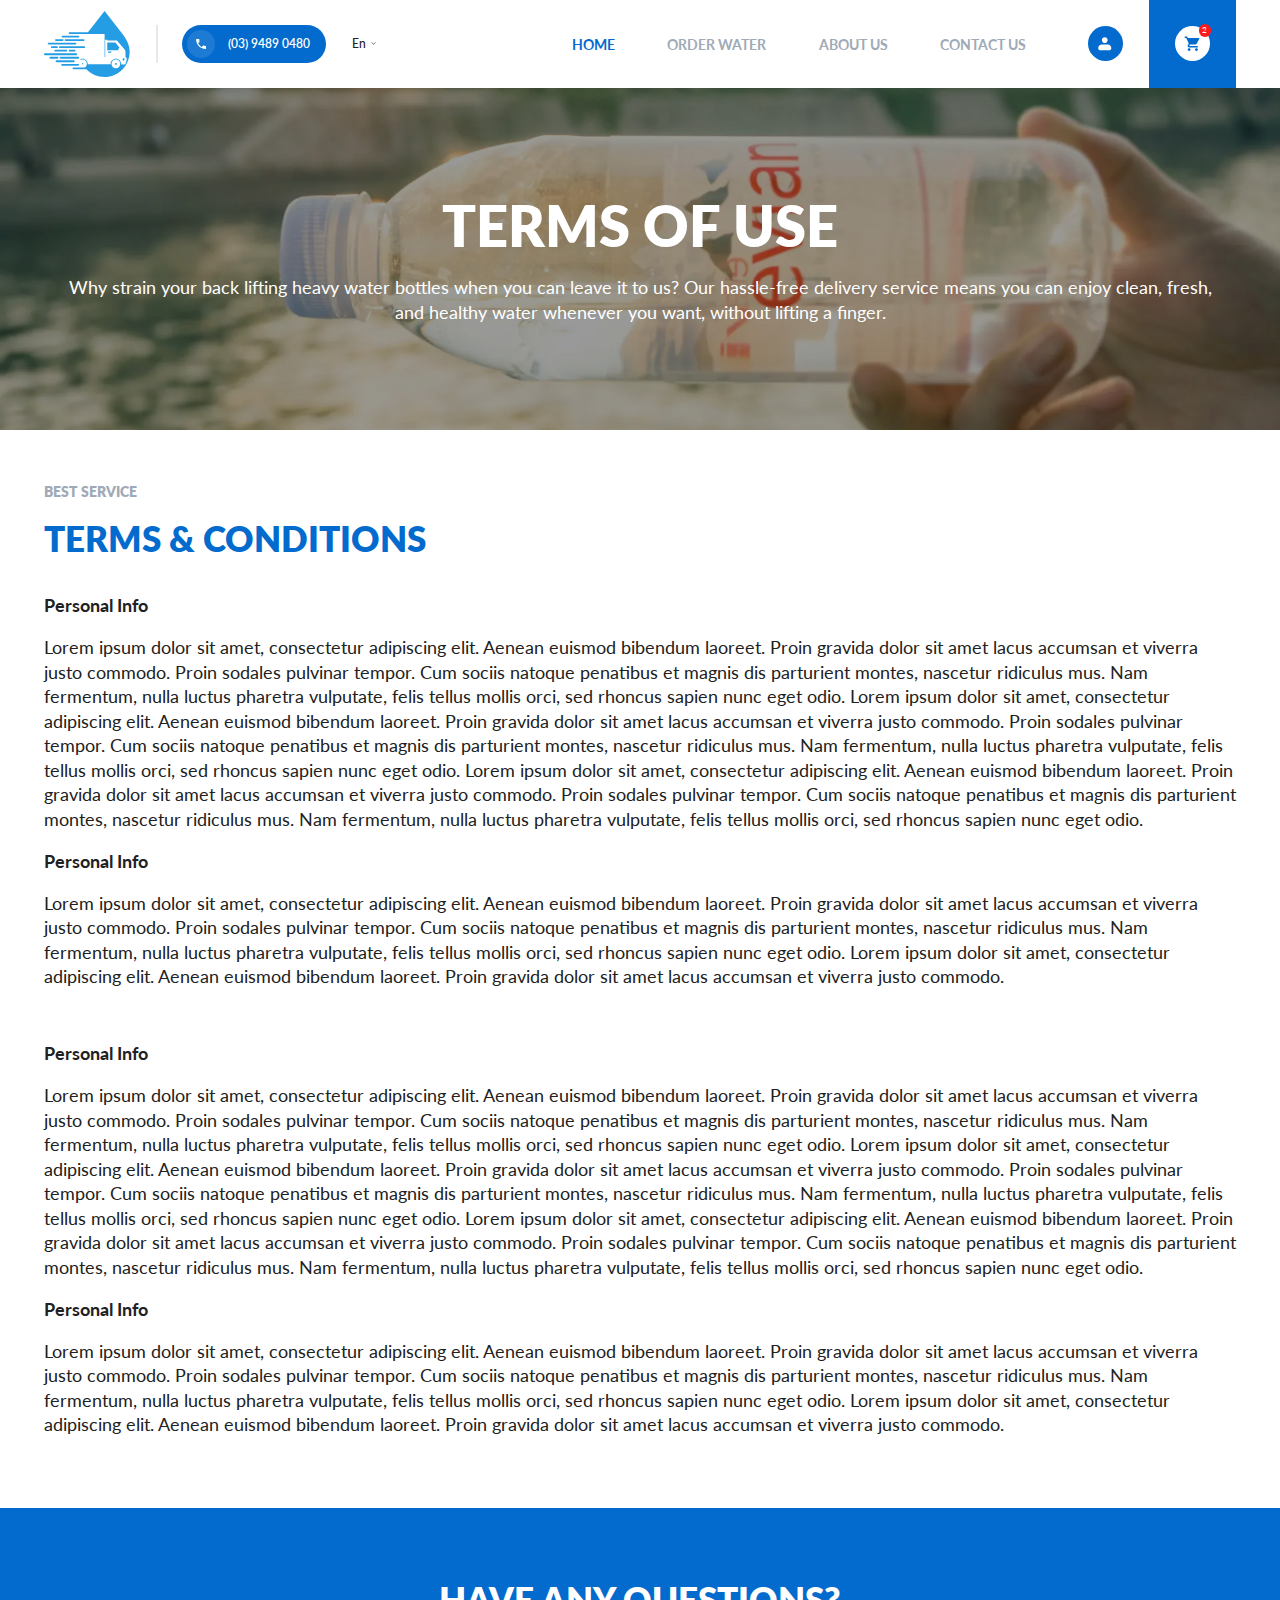
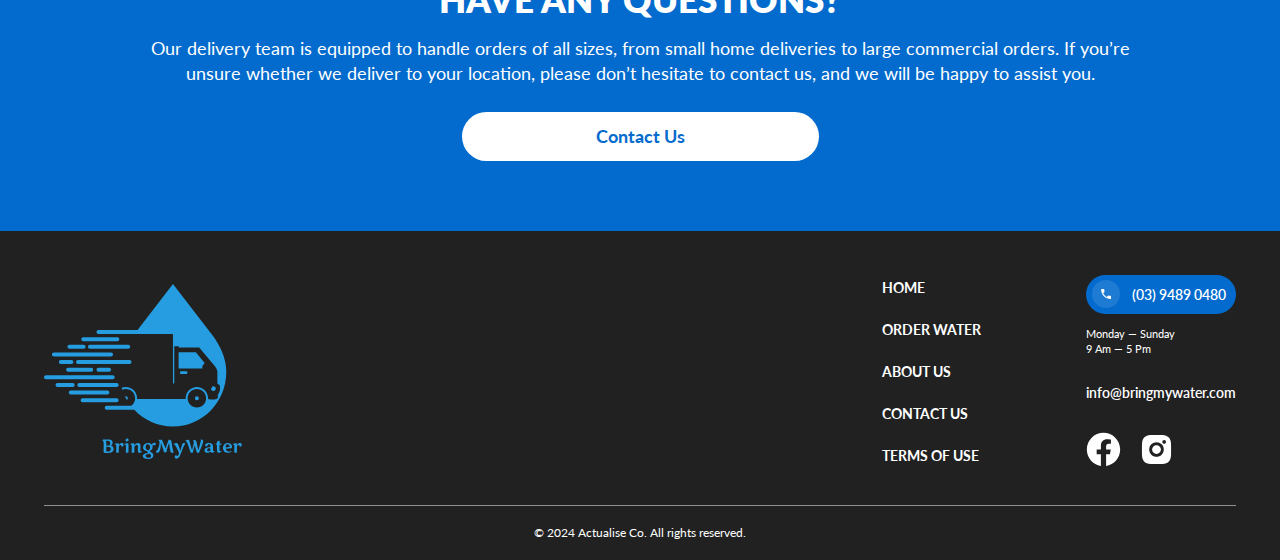
<file: terms.html>
<!DOCTYPE html>
<html lang="en">
<head>
    <title>Water</title>
    <meta charset="UTF-8">
    <meta name="viewport" content="width=device-width, initial-scale=1.0">
    <link rel="shortcut icon" href="favicon.ico" type="image/x-icon">
    <meta http-equiv="X-UA-Compatible" content="ie=edge">
    <meta name="theme-color" content="#191919">

    <link rel="stylesheet" href="https://cdn.jsdelivr.net/npm/swiper@11/swiper-bundle.min.css"/>
    <link rel="stylesheet" href="https://cdn.jsdelivr.net/npm/@fancyapps/ui@5.0/dist/fancybox/fancybox.css"/>
    <link rel="preconnect" href="https://fonts.googleapis.com">
    <link rel="preconnect" href="https://fonts.gstatic.com" crossorigin>
    <link href="https://fonts.googleapis.com/css2?family=Lato:wght@400;500;600;700;800&display=swap" rel="stylesheet">
    <link href="https://fonts.googleapis.com/css2?family=Poppins:wght@500&display=swap" rel="stylesheet">

    <link rel="stylesheet" href="css/critical.css">
    <!--  Critical css needs to be connected this way:-->
    <!--  <style>-->
    <!--    <?php echo str_replace('url(..', parse_url(get_template_directory_uri(), PHP_URL_PATH), file_get_contents(TEMPLATE_PATH."/css/critical.css")); ?>-->
    <!--  </style>-->

    <link rel="stylesheet" href="css/common.css">
    <link rel="stylesheet" href="css/sections/header.css"/>
    <link rel="preload" as="style" onload="this.onload=null;this.rel='stylesheet'" href="css/sections/footer.css"/>
    <link rel="stylesheet" href="css/sections/promo.css"/>
    <link rel="preload" as="style" onload="this.onload=null;this.rel='stylesheet'" href="css/sections/checkout.css"/>
    <link rel="preload" as="style" onload="this.onload=null;this.rel='stylesheet'" href="css/sections/terms.css"/>
    <link rel="preload" as="style" onload="this.onload=null;this.rel='stylesheet'" href="css/sections/banner.css"/>
</head>
<body class="page__body">
<div class="site-container">
    <header class="header">
        <div class="container">
            <div class="header__container">
                <div class="header__item">
                    <a href="./../main.html" class="logo" aria-label="go to main page">
                        <img src="./../img/header-logo.svg" alt="logo" width="97" height="76">
                    </a>
                    <div class="header__row mobile-hide">
                        <a href="tel:0394890480" class="page-phone">
                            <div class="page-phone__ico">
                                <svg width="17" height="16" viewBox="0 0 17 16" fill="none"
                                     xmlns="http://www.w3.org/2000/svg">
                                    <path d="M14.6053 10.3067L11.092 9.9L9.41201 11.58C7.51947 10.6175 5.9812 9.07921 5.01868 7.18667L6.70534 5.5L6.29868 2H2.62534C2.23868 8.78667 7.81868 14.3667 14.6053 13.98V10.3067Z"
                                          fill="white"/>
                                </svg>
                            </div>
                            <span>(03) 9489 0480</span>
                        </a>
                        <div class="header__dropdown dropdown">
                            <span>En</span>
                            <!-- <div class="dropdown__list">
                              <ul>
                                <li>
                                  <a href="">UA</a>
                                </li>
                                <li>
                                  <a href="">UA</a>
                                </li>
                              </ul>
                            </div> -->
                        </div>
                    </div>
                </div>
                <div class="header__item">
                    <nav class="header__nav mobile-hide">
                        <ul>
                            <li class="active">
                                <a href="./../main.html">Home</a>
                            </li>
                            <li>
                                <a href="./../product-single.html">Order Water</a>
                            </li>
                            <li>
                                <a href="./../about-us.html">About Us</a>
                            </li>
                            <li>
                                <a href="./../contact-us.html">Contact Us</a>
                            </li>
                        </ul>
                    </nav>
                    <div class="header__btns">
                        <a href="#popup-login" data-fancybox="" class="header__btn header__btn--white"
                           aria-label="open login form">
                            <div class="header__btn-ico">
                                <svg width="20" height="20" viewBox="0 0 20 20" fill="none"
                                     xmlns="http://www.w3.org/2000/svg">
                                    <path fill-rule="evenodd" clip-rule="evenodd"
                                          d="M6.66667 5.83333C6.66667 4.94928 7.01786 4.10143 7.64298 3.47631C8.2681 2.85119 9.11594 2.5 10 2.5C10.8841 2.5 11.7319 2.85119 12.357 3.47631C12.9821 4.10143 13.3333 4.94928 13.3333 5.83333C13.3333 6.71739 12.9821 7.56523 12.357 8.19036C11.7319 8.81548 10.8841 9.16667 10 9.16667C9.11594 9.16667 8.2681 8.81548 7.64298 8.19036C7.01786 7.56523 6.66667 6.71739 6.66667 5.83333ZM6.66667 10.8333C5.5616 10.8333 4.50179 11.2723 3.72039 12.0537C2.93899 12.8351 2.5 13.8949 2.5 15C2.5 15.663 2.76339 16.2989 3.23223 16.7678C3.70107 17.2366 4.33696 17.5 5 17.5H15C15.663 17.5 16.2989 17.2366 16.7678 16.7678C17.2366 16.2989 17.5 15.663 17.5 15C17.5 13.8949 17.061 12.8351 16.2796 12.0537C15.4982 11.2723 14.4384 10.8333 13.3333 10.8333H6.66667Z"
                                          fill="white"/>
                                </svg>
                            </div>
                        </a>
                        <button type="button" class="header__btn js-open-cart" aria-label="open cart">
                            <div class="header__btn-ico">
                                <svg width="20" height="20" viewBox="0 0 20 20" fill="none"
                                     xmlns="http://www.w3.org/2000/svg">
                                    <path d="M14.1666 15C13.2416 15 12.5 15.7417 12.5 16.6667C12.5 17.1087 12.6756 17.5326 12.9881 17.8452C13.3007 18.1578 13.7246 18.3334 14.1666 18.3334C14.6087 18.3334 15.0326 18.1578 15.3452 17.8452C15.6577 17.5326 15.8333 17.1087 15.8333 16.6667C15.8333 16.2247 15.6577 15.8007 15.3452 15.4882C15.0326 15.1756 14.6087 15 14.1666 15ZM0.833313 1.66669V3.33335H2.49998L5.49998 9.65835L4.36665 11.7C4.24165 11.9334 4.16665 12.2084 4.16665 12.5C4.16665 12.942 4.34224 13.366 4.6548 13.6785C4.96736 13.9911 5.39129 14.1667 5.83331 14.1667H15.8333V12.5H6.18331C6.12806 12.5 6.07507 12.4781 6.036 12.439C5.99693 12.3999 5.97498 12.3469 5.97498 12.2917C5.97498 12.25 5.98331 12.2167 5.99998 12.1917L6.74998 10.8334H12.9583C13.5833 10.8334 14.1333 10.4834 14.4166 9.97502L17.4 4.58335C17.4583 4.45002 17.5 4.30835 17.5 4.16669C17.5 3.94567 17.4122 3.73371 17.2559 3.57743C17.0996 3.42115 16.8877 3.33335 16.6666 3.33335H4.34165L3.55831 1.66669M5.83331 15C4.90831 15 4.16665 15.7417 4.16665 16.6667C4.16665 17.1087 4.34224 17.5326 4.6548 17.8452C4.96736 18.1578 5.39129 18.3334 5.83331 18.3334C6.27534 18.3334 6.69926 18.1578 7.01182 17.8452C7.32438 17.5326 7.49998 17.1087 7.49998 16.6667C7.49998 16.2247 7.32438 15.8007 7.01182 15.4882C6.69926 15.1756 6.27534 15 5.83331 15Z"
                                          fill="#036BCD"/>
                                </svg>
                                <div class="header__btn-num">
                                    <span>2</span>
                                </div>
                            </div>
                        </button>
                        <button type="button" class="header__btn header__burger mobile-show" aria-label="open menu">
                            <svg width="20" height="20" viewBox="0 0 20 20" fill="none"
                                 xmlns="http://www.w3.org/2000/svg">
                                <path d="M1 16V14.8615H19V16H1ZM1 10.5693V9.43074H19V10.5693H1ZM1 5.13852V4H19V5.13852H1Z"
                                      fill="#036BCD"/>
                            </svg>
                        </button>
                    </div>
                </div>
            </div>
        </div>
    </header>

    <div class="menu mobile-show">
        <div class="menu__inner">
            <nav class="menu__nav">
                <ul>
                    <li class="is-active">
                        <a href="./../main.html">Home</a>
                    </li>
                    <li>
                        <a href="./../product-single.html">Order Water</a>
                    </li>
                    <li>
                        <a href="./../about-us.html">About Us</a>
                    </li>
                    <li>
                        <a href="./../contact-us.html">Contact Us</a>
                    </li>
                </ul>
            </nav>
            <div class="menu__info">
                <a href="mailto:info@bringmywater.com">info@bringmywater.com</a>
                <a href="tel:0394890480" class="page-phone">
                    <div class="page-phone__ico">
                        <svg width="17" height="16" viewBox="0 0 17 16" fill="none" xmlns="http://www.w3.org/2000/svg">
                            <path d="M14.6053 10.3067L11.092 9.9L9.41201 11.58C7.51947 10.6175 5.9812 9.07921 5.01868 7.18667L6.70534 5.5L6.29868 2H2.62534C2.23868 8.78667 7.81868 14.3667 14.6053 13.98V10.3067Z"
                                  fill="white"></path>
                        </svg>
                    </div>
                    <span>(03) 9489 0480</span>
                </a>
                <div class="page-date">
                    <span>Monday— sunday</span>
                    <span>9 am— 5 pm</span>
                </div>
                <ul class="socials">
                    <li>
                        <a href="" aria-label="go to facebook">
                            <svg width="34" height="35" viewBox="0 0 34 35" fill="none"
                                 xmlns="http://www.w3.org/2000/svg">
                                <path d="M33.6668 17.5063C33.6668 8.24531 26.205 0.737793 17.0002 0.737793C7.79541 0.737793 0.333496 8.24531 0.333496 17.5063C0.333496 25.8758 6.42823 32.8131 14.396 34.0711V22.3535H10.1642V17.5063H14.396V13.812C14.396 9.60939 16.8843 7.28799 20.6912 7.28799C22.5148 7.28799 24.422 7.61551 24.422 7.61551V11.7421H22.3205C20.2502 11.7421 19.6043 13.0348 19.6043 14.361V17.5063H24.2267L23.4878 22.3535H19.6043V34.0711C27.5722 32.8131 33.6668 25.8761 33.6668 17.5063Z"
                                      fill="#036bcd"></path>
                            </svg>
                        </a>
                    </li>
                    <li>
                        <a href="" aria-label="go to instagram">
                            <svg width="40" height="40" viewBox="0 0 40 40" fill="none"
                                 xmlns="http://www.w3.org/2000/svg">
                                <path d="M21.7135 3.3335C23.5885 3.3385 24.5401 3.3485 25.3618 3.37183L25.6852 3.3835C26.0585 3.39683 26.4268 3.4135 26.8718 3.4335C28.6451 3.51683 29.8552 3.79683 30.9168 4.2085C32.0168 4.63183 32.9435 5.20516 33.8702 6.13016C34.7176 6.96332 35.3734 7.97114 35.7918 9.0835C36.2035 10.1452 36.4835 11.3552 36.5668 13.1302C36.5868 13.5735 36.6035 13.9418 36.6168 14.3168L36.6268 14.6402C36.6518 15.4602 36.6618 16.4118 36.6652 18.2868L36.6668 19.5302V21.7135C36.6709 22.9292 36.6581 24.1448 36.6285 25.3602L36.6185 25.6835C36.6052 26.0585 36.5885 26.4268 36.5685 26.8702C36.4851 28.6452 36.2018 29.8535 35.7918 30.9168C35.3746 32.0298 34.7187 33.0379 33.8702 33.8702C33.0368 34.7174 32.029 35.3731 30.9168 35.7918C29.8552 36.2035 28.6451 36.4835 26.8718 36.5668C26.4763 36.5854 26.0808 36.6021 25.6852 36.6168L25.3618 36.6268C24.5401 36.6502 23.5885 36.6618 21.7135 36.6652L20.4701 36.6668H18.2885C17.0723 36.671 15.856 36.6582 14.6401 36.6285L14.3168 36.6185C13.9212 36.6035 13.5256 36.5863 13.1301 36.5668C11.3568 36.4835 10.1468 36.2035 9.08348 35.7918C7.97126 35.3741 6.96384 34.7182 6.13181 33.8702C5.28356 33.0373 4.62719 32.0294 4.20848 30.9168C3.79681 29.8552 3.51681 28.6452 3.43348 26.8702C3.41491 26.4747 3.39825 26.0791 3.38348 25.6835L3.37515 25.3602C3.34443 24.1449 3.33054 22.9292 3.33348 21.7135V18.2868C3.32883 17.0712 3.34105 15.8555 3.37015 14.6402L3.38181 14.3168C3.39515 13.9418 3.41181 13.5735 3.43181 13.1302C3.51515 11.3552 3.79515 10.1468 4.20681 9.0835C4.62534 7.97 5.28302 6.96187 6.13348 6.13016C6.9653 5.28262 7.97205 4.62681 9.08348 4.2085C10.1468 3.79683 11.3551 3.51683 13.1301 3.4335C13.5735 3.4135 13.9435 3.39683 14.3168 3.3835L14.6401 3.3735C15.8555 3.34388 17.0711 3.3311 18.2868 3.33516L21.7135 3.3335ZM20.0001 11.6668C17.79 11.6668 15.6704 12.5448 14.1076 14.1076C12.5448 15.6704 11.6668 17.79 11.6668 20.0002C11.6668 22.2103 12.5448 24.3299 14.1076 25.8927C15.6704 27.4555 17.79 28.3335 20.0001 28.3335C22.2103 28.3335 24.3299 27.4555 25.8927 25.8927C27.4555 24.3299 28.3335 22.2103 28.3335 20.0002C28.3335 17.79 27.4555 15.6704 25.8927 14.1076C24.3299 12.5448 22.2103 11.6668 20.0001 11.6668ZM20.0001 15.0002C20.6568 15.0001 21.307 15.1293 21.9136 15.3804C22.5203 15.6316 23.0716 15.9998 23.5359 16.464C24.0003 16.9283 24.3687 17.4794 24.6201 18.086C24.8714 18.6926 25.0009 19.3427 25.001 19.9993C25.0011 20.6559 24.8719 21.3061 24.6207 21.9128C24.3695 22.5195 24.0013 23.0707 23.5371 23.5351C23.0729 23.9995 22.5218 24.3679 21.9152 24.6192C21.3086 24.8706 20.6584 25.0001 20.0018 25.0002C18.6757 25.0002 17.404 24.4734 16.4663 23.5357C15.5286 22.598 15.0018 21.3262 15.0018 20.0002C15.0018 18.6741 15.5286 17.4023 16.4663 16.4646C17.404 15.5269 18.6757 15.0002 20.0018 15.0002M28.7518 9.16683C28.1993 9.16683 27.6694 9.38632 27.2787 9.77702C26.888 10.1677 26.6685 10.6976 26.6685 11.2502C26.6685 11.8027 26.888 12.3326 27.2787 12.7233C27.6694 13.114 28.1993 13.3335 28.7518 13.3335C29.3043 13.3335 29.8343 13.114 30.225 12.7233C30.6157 12.3326 30.8351 11.8027 30.8351 11.2502C30.8351 10.6976 30.6157 10.1677 30.225 9.77702C29.8343 9.38632 29.3043 9.16683 28.7518 9.16683Z"
                                      fill="#036bcd"></path>
                            </svg>
                        </a>
                    </li>
                </ul>
            </div>
        </div>
    </div>

    <main class="main">
        <section class="promo promo--small">
            <div class="promo__bg">
                <img src="./../img/promo-bg.webp" alt="" role="presentation" width="1920" height="400">
            </div>
            <div class="container">
                <div class="promo__container">
                    <div class="promo__title title-h1">
                        <h1>terms of use</h1>
                    </div>
                    <div class="promo__text section-text">
                        <p>Why strain your back lifting heavy water bottles when you can leave it to us? Our hassle-free
                            delivery service means you can enjoy clean, fresh, and healthy water whenever you want,
                            without lifting a finger.</p>
                    </div>
                </div>
            </div>
        </section>
        <section class="terms">
            <div class="container">
                <div class="section-text">
                    <span class="subtitle">best service</span>
                    <h2>Terms & Conditions</h2>
                    <h3>Personal Info</h3>
                    <p>Lorem ipsum dolor sit amet, consectetur adipiscing elit. Aenean euismod bibendum laoreet. Proin
                        gravida dolor sit amet lacus accumsan et viverra justo commodo. Proin sodales pulvinar tempor.
                        Cum sociis natoque penatibus et magnis dis parturient montes, nascetur ridiculus mus. Nam
                        fermentum, nulla luctus pharetra vulputate, felis tellus mollis orci, sed rhoncus sapien nunc
                        eget odio. Lorem ipsum dolor sit amet, consectetur adipiscing elit. Aenean euismod bibendum
                        laoreet. Proin gravida dolor sit amet lacus accumsan et viverra justo commodo. Proin sodales
                        pulvinar tempor. Cum sociis natoque penatibus et magnis dis parturient montes, nascetur
                        ridiculus mus. Nam fermentum, nulla luctus pharetra vulputate, felis tellus mollis orci, sed
                        rhoncus sapien nunc eget odio. Lorem ipsum dolor sit amet, consectetur adipiscing elit. Aenean
                        euismod bibendum laoreet. Proin gravida dolor sit amet lacus accumsan et viverra justo commodo.
                        Proin sodales pulvinar tempor. Cum sociis natoque penatibus et magnis dis parturient montes,
                        nascetur ridiculus mus. Nam fermentum, nulla luctus pharetra vulputate, felis tellus mollis
                        orci, sed rhoncus sapien nunc eget odio. </p>
                    <h3>Personal Info</h3>
                    <p>Lorem ipsum dolor sit amet, consectetur adipiscing elit. Aenean euismod bibendum laoreet. Proin
                        gravida dolor sit amet lacus accumsan et viverra justo commodo. Proin sodales pulvinar tempor.
                        Cum sociis natoque penatibus et magnis dis parturient montes, nascetur ridiculus mus. Nam
                        fermentum, nulla luctus pharetra vulputate, felis tellus mollis orci, sed rhoncus sapien nunc
                        eget odio. Lorem ipsum dolor sit amet, consectetur adipiscing elit. Aenean euismod bibendum
                        laoreet. Proin gravida dolor sit amet lacus accumsan et viverra justo commodo. </p>
                </div>
                <div class="section-text">
                    <h3>Personal Info</h3>
                    <p>Lorem ipsum dolor sit amet, consectetur adipiscing elit. Aenean euismod bibendum laoreet. Proin
                        gravida dolor sit amet lacus accumsan et viverra justo commodo. Proin sodales pulvinar tempor.
                        Cum sociis natoque penatibus et magnis dis parturient montes, nascetur ridiculus mus. Nam
                        fermentum, nulla luctus pharetra vulputate, felis tellus mollis orci, sed rhoncus sapien nunc
                        eget odio. Lorem ipsum dolor sit amet, consectetur adipiscing elit. Aenean euismod bibendum
                        laoreet. Proin gravida dolor sit amet lacus accumsan et viverra justo commodo. Proin sodales
                        pulvinar tempor. Cum sociis natoque penatibus et magnis dis parturient montes, nascetur
                        ridiculus mus. Nam fermentum, nulla luctus pharetra vulputate, felis tellus mollis orci, sed
                        rhoncus sapien nunc eget odio. Lorem ipsum dolor sit amet, consectetur adipiscing elit. Aenean
                        euismod bibendum laoreet. Proin gravida dolor sit amet lacus accumsan et viverra justo commodo.
                        Proin sodales pulvinar tempor. Cum sociis natoque penatibus et magnis dis parturient montes,
                        nascetur ridiculus mus. Nam fermentum, nulla luctus pharetra vulputate, felis tellus mollis
                        orci, sed rhoncus sapien nunc eget odio. </p>
                    <h3>Personal Info</h3>
                    <p>Lorem ipsum dolor sit amet, consectetur adipiscing elit. Aenean euismod bibendum laoreet. Proin
                        gravida dolor sit amet lacus accumsan et viverra justo commodo. Proin sodales pulvinar tempor.
                        Cum sociis natoque penatibus et magnis dis parturient montes, nascetur ridiculus mus. Nam
                        fermentum, nulla luctus pharetra vulputate, felis tellus mollis orci, sed rhoncus sapien nunc
                        eget odio. Lorem ipsum dolor sit amet, consectetur adipiscing elit. Aenean euismod bibendum
                        laoreet. Proin gravida dolor sit amet lacus accumsan et viverra justo commodo. </p>
                </div>
            </div>
        </section>
        <section class="banner">
            <div class="banner__inner">
                <div class="banner__title title-h2">
                    <h2>Have any questions?</h2>
                </div>
                <div class="banner__text section-text">
                    <p>Our delivery team is equipped to handle orders of all sizes, from small home deliveries to large
                        commercial orders. If you’re unsure whether we deliver to your location, please don’t hesitate
                        to contact us, and we will be happy to assist you.</p>
                </div>
                <div class="banner__btn">
                    <a href="" class="btn btn--white">Contact Us</a>
                </div>
            </div>
        </section>

    </main>
    <footer class="footer">
        <div class="container">
            <div class="footer__container">
                <a href="./../main.html" class="logo">
                    <img src="./../img/footer-logo.svg" alt="logo" width="227" height="200">
                </a>
                <div class="footer__item">
                    <nav class="footer__nav">
                        <ul>
                            <li>
                                <a href="./../main.html">Home</a>
                            </li>
                            <li>
                                <a href="./../product-single.html">Order Water</a>
                            </li>
                            <li>
                                <a href="./../about-us.html">About Us</a>
                            </li>
                            <li>
                                <a href="./../contact-us.html">Contact Us</a>
                            </li>
                            <li>
                                <a href="./../terms.html">Terms of use</a>
                            </li>
                        </ul>
                    </nav>
                    <div class="footer__info">
                        <a href="tel:0394890480" class="page-phone">
                            <div class="page-phone__ico">
                                <svg width="17" height="16" viewBox="0 0 17 16" fill="none"
                                     xmlns="http://www.w3.org/2000/svg">
                                    <path d="M14.6053 10.3067L11.092 9.9L9.41201 11.58C7.51947 10.6175 5.9812 9.07921 5.01868 7.18667L6.70534 5.5L6.29868 2H2.62534C2.23868 8.78667 7.81868 14.3667 14.6053 13.98V10.3067Z"
                                          fill="white"/>
                                </svg>
                            </div>
                            <span>(03) 9489 0480</span>
                        </a>
                        <div class="footer__date page-date">
                            <span>Monday — sunday</span>
                            <span>9 am — 5 pm</span>
                        </div>
                        <a href="mailto:info@bringmywater.com">info@bringmywater.com</a>
                        <ul class="socials">
                            <li>
                                <a href="" aria-label="go to facebook">
                                    <svg width="34" height="35" viewBox="0 0 34 35" fill="none"
                                         xmlns="http://www.w3.org/2000/svg">
                                        <path d="M33.6668 17.5063C33.6668 8.24531 26.205 0.737793 17.0002 0.737793C7.79541 0.737793 0.333496 8.24531 0.333496 17.5063C0.333496 25.8758 6.42823 32.8131 14.396 34.0711V22.3535H10.1642V17.5063H14.396V13.812C14.396 9.60939 16.8843 7.28799 20.6912 7.28799C22.5148 7.28799 24.422 7.61551 24.422 7.61551V11.7421H22.3205C20.2502 11.7421 19.6043 13.0348 19.6043 14.361V17.5063H24.2267L23.4878 22.3535H19.6043V34.0711C27.5722 32.8131 33.6668 25.8761 33.6668 17.5063Z"
                                              fill="white"/>
                                    </svg>
                                </a>
                            </li>
                            <li>
                                <a href="" aria-label="go to instagram">
                                    <svg width="40" height="40" viewBox="0 0 40 40" fill="none"
                                         xmlns="http://www.w3.org/2000/svg">
                                        <path d="M21.7135 3.3335C23.5885 3.3385 24.5401 3.3485 25.3618 3.37183L25.6852 3.3835C26.0585 3.39683 26.4268 3.4135 26.8718 3.4335C28.6451 3.51683 29.8552 3.79683 30.9168 4.2085C32.0168 4.63183 32.9435 5.20516 33.8702 6.13016C34.7176 6.96332 35.3734 7.97114 35.7918 9.0835C36.2035 10.1452 36.4835 11.3552 36.5668 13.1302C36.5868 13.5735 36.6035 13.9418 36.6168 14.3168L36.6268 14.6402C36.6518 15.4602 36.6618 16.4118 36.6652 18.2868L36.6668 19.5302V21.7135C36.6709 22.9292 36.6581 24.1448 36.6285 25.3602L36.6185 25.6835C36.6052 26.0585 36.5885 26.4268 36.5685 26.8702C36.4851 28.6452 36.2018 29.8535 35.7918 30.9168C35.3746 32.0298 34.7187 33.0379 33.8702 33.8702C33.0368 34.7174 32.029 35.3731 30.9168 35.7918C29.8552 36.2035 28.6451 36.4835 26.8718 36.5668C26.4763 36.5854 26.0808 36.6021 25.6852 36.6168L25.3618 36.6268C24.5401 36.6502 23.5885 36.6618 21.7135 36.6652L20.4701 36.6668H18.2885C17.0723 36.671 15.856 36.6582 14.6401 36.6285L14.3168 36.6185C13.9212 36.6035 13.5256 36.5863 13.1301 36.5668C11.3568 36.4835 10.1468 36.2035 9.08348 35.7918C7.97126 35.3741 6.96384 34.7182 6.13181 33.8702C5.28356 33.0373 4.62719 32.0294 4.20848 30.9168C3.79681 29.8552 3.51681 28.6452 3.43348 26.8702C3.41491 26.4747 3.39825 26.0791 3.38348 25.6835L3.37515 25.3602C3.34443 24.1449 3.33054 22.9292 3.33348 21.7135V18.2868C3.32883 17.0712 3.34105 15.8555 3.37015 14.6402L3.38181 14.3168C3.39515 13.9418 3.41181 13.5735 3.43181 13.1302C3.51515 11.3552 3.79515 10.1468 4.20681 9.0835C4.62534 7.97 5.28302 6.96187 6.13348 6.13016C6.9653 5.28262 7.97205 4.62681 9.08348 4.2085C10.1468 3.79683 11.3551 3.51683 13.1301 3.4335C13.5735 3.4135 13.9435 3.39683 14.3168 3.3835L14.6401 3.3735C15.8555 3.34388 17.0711 3.3311 18.2868 3.33516L21.7135 3.3335ZM20.0001 11.6668C17.79 11.6668 15.6704 12.5448 14.1076 14.1076C12.5448 15.6704 11.6668 17.79 11.6668 20.0002C11.6668 22.2103 12.5448 24.3299 14.1076 25.8927C15.6704 27.4555 17.79 28.3335 20.0001 28.3335C22.2103 28.3335 24.3299 27.4555 25.8927 25.8927C27.4555 24.3299 28.3335 22.2103 28.3335 20.0002C28.3335 17.79 27.4555 15.6704 25.8927 14.1076C24.3299 12.5448 22.2103 11.6668 20.0001 11.6668ZM20.0001 15.0002C20.6568 15.0001 21.307 15.1293 21.9136 15.3804C22.5203 15.6316 23.0716 15.9998 23.5359 16.464C24.0003 16.9283 24.3687 17.4794 24.6201 18.086C24.8714 18.6926 25.0009 19.3427 25.001 19.9993C25.0011 20.6559 24.8719 21.3061 24.6207 21.9128C24.3695 22.5195 24.0013 23.0707 23.5371 23.5351C23.0729 23.9995 22.5218 24.3679 21.9152 24.6192C21.3086 24.8706 20.6584 25.0001 20.0018 25.0002C18.6757 25.0002 17.404 24.4734 16.4663 23.5357C15.5286 22.598 15.0018 21.3262 15.0018 20.0002C15.0018 18.6741 15.5286 17.4023 16.4663 16.4646C17.404 15.5269 18.6757 15.0002 20.0018 15.0002M28.7518 9.16683C28.1993 9.16683 27.6694 9.38632 27.2787 9.77702C26.888 10.1677 26.6685 10.6976 26.6685 11.2502C26.6685 11.8027 26.888 12.3326 27.2787 12.7233C27.6694 13.114 28.1993 13.3335 28.7518 13.3335C29.3043 13.3335 29.8343 13.114 30.225 12.7233C30.6157 12.3326 30.8351 11.8027 30.8351 11.2502C30.8351 10.6976 30.6157 10.1677 30.225 9.77702C29.8343 9.38632 29.3043 9.16683 28.7518 9.16683Z"
                                              fill="white"/>
                                    </svg>
                                </a>
                            </li>
                        </ul>
                    </div>
                </div>
            </div>
            <div class="footer__bottom">
                <span>© 2024 Actualise Co. All rights reserved.</span>
            </div>
        </div>
    </footer>

    <div class="cart">
        <div class="cart__inner">
            <div class="cart__container">
                <div class="cart__top">
                    <div class="cart__title title-h3">
                        <span>cart</span>
                    </div>
                    <button type="button" class="cart__close" aria-label="close cart">
                        <svg width="40" height="40" viewBox="0 0 40 40" fill="none" xmlns="http://www.w3.org/2000/svg">
                            <path d="M11.668 11.6667L28.3346 28.3334M11.668 28.3334L28.3346 11.6667" stroke="#6E7175"
                                  stroke-width="2" stroke-linecap="round" stroke-linejoin="round"/>
                        </svg>
                    </button>
                </div>
                <div class="cart__body">
                    <div class="cart__checkout">
                        <div class="checkout__aside-info">
                            <div class="cart-item">
                                <div class="cart-item__img">
                                    <img src="./../img/car-item-img.webp" alt="product" width="156" height="208">
                                </div>
                                <div class="cart-item__wrapper">
                                    <div class="cart-item__title">
                                        <h2>Kirkland Water Pack</h2>
                                    </div>
                                    <div class="cart-item__price">
                                        <span> $ 40.99</span>
                                    </div>
                                    <form action="" method="post" class="quantity">
                                        <input type="hidden" name="" value="">
                                        <div class="quantity__amount">
                                            <button type="button" class="quantity__btn" data-direction="plus">
                                                <svg width="24" height="24" viewBox="0 0 24 24" fill="none"
                                                     xmlns="http://www.w3.org/2000/svg">
                                                    <path d="M6 12H12M12 12H18M12 12V6M12 12V18" stroke="#A0AAB6"
                                                          stroke-width="2" stroke-linecap="round"
                                                          stroke-linejoin="round"></path>
                                                </svg>
                                            </button>
                                            <input class="quantity__input" type="number" min="1" max="" value="1"
                                                   readonly="" name="quantity">
                                            <button type="button" class="quantity__btn" data-direction="minus">
                                                <svg width="24" height="24" viewBox="0 0 24 24" fill="none"
                                                     xmlns="http://www.w3.org/2000/svg">
                                                    <path d="M6 12H12H18" stroke="#A0AAB6" stroke-width="2"
                                                          stroke-linecap="round" stroke-linejoin="round"></path>
                                                </svg>
                                            </button>
                                        </div>
                                    </form>
                                </div>
                            </div>
                        </div>
                        <div class="checkout__code">
                            <form action="" method="post" class="checkout__code-form form">
                                <div class="checkout__code-input">
                                    <input type="text" name="coupon" placeholder="Enter code" required>
                                </div>
                                <button type="submit" class="btn">Apply</button>
                            </form>
                        </div>
                        <ul class="checkout__total">
                            <li>
                                <span>Subtotal</span>
                                <span>$ 40.99</span>
                            </li>
                            <li>
                                <span>Delivery</span>
                                <span>Free</span>
                            </li>
                            <li>
                                <span>Total</span>
                                <span>$ 40.99</span>
                            </li>
                        </ul>
                        <div class="checkout__btn">
                            <button type="button" class="btn">Proceed To Pay</button>
                        </div>
                    </div>
                    <!-- <div class="cart__empty">
                        <div class="cart__empty-img">
                            <img src="./../img/cart-empty.svg" alt="" role="presentation" width="260" height="260">
                        </div>
                        <div class="cart__title title-h3">
                            <span>cart is empty</span>
                        </div>
                    </div> -->
                </div>
            </div>
        </div>
    </div>

    <div style="display: none;">
        <div class="popup" id="popup-login">
            <button type="button" class="popup__close" aria-label="popup close" data-fancybox-close>
                <svg width="40" height="40" viewBox="0 0 40 40" fill="none" xmlns="http://www.w3.org/2000/svg">
                    <path d="M11.668 11.6667L28.3346 28.3334M11.668 28.3334L28.3346 11.6667" stroke="#6E7175"
                          stroke-width="2" stroke-linecap="round" stroke-linejoin="round"/>
                </svg>
            </button>
            <div class="popup__inner">
                <a href="" class="logo">
                    <img src="./../img/header-logo.svg" alt="" width="180" height="140">
                </a>
                <form action="" method="post" class="popup__form form">
                    <div class="form__block">
                        <div class="form__row">
                            <div class="input">
                                <input type="text" name="email_tel" placeholder="Email Or Phone Number" required>
                            </div>
                        </div>
                        <div class="form__row">
                            <div class="input">
                                <input type="password" name="password" placeholder="Password" required>
                            </div>
                        </div>
                        <div class="form__text form__text--small">
                            <a href="#popup-password" data-fancybox>Forgot Password?</a>
                        </div>
                    </div>
                    <div class="form__btn popup__btn">
                        <button type="submit" class="btn">Log In</button>
                    </div>
                    <div class="form__text">
                        <p>Don’t Have An Account? <a href="./../sign-up.html">Sign Up Now</a></p>
                    </div>
                </form>
            </div>
        </div>
        <div class="popup" id="popup-password">
            <button type="button" class="popup__close" aria-label="popup close" data-fancybox-close>
                <svg width="40" height="40" viewBox="0 0 40 40" fill="none" xmlns="http://www.w3.org/2000/svg">
                    <path d="M11.668 11.6667L28.3346 28.3334M11.668 28.3334L28.3346 11.6667" stroke="#6E7175"
                          stroke-width="2" stroke-linecap="round" stroke-linejoin="round"/>
                </svg>
            </button>
            <div class="popup__inner">
                <div class="popup__title title-h3">
                    <span>Forgot your Password?</span>
                </div>
                <form action="" method="post" class="popup__form form">
                    <div class="form__block">
                        <div class="form__row">
                            <div class="input-notice">
                                <div class="input">
                                    <input type="email" name="email" placeholder="Email" data-validation="email"
                                           required>
                                </div>
                                <p>Enter your account email. We’ll send you instructions on how to change your
                                    password.</p>
                            </div>
                        </div>
                    </div>
                    <div class="form__btn popup__btn">
                        <button type="submit" class="btn">Send Email</button>
                    </div>
                </form>
            </div>
        </div>
        <div class="popup" id="popup-code">
            <button type="button" class="popup__close" aria-label="popup close" data-fancybox-close>
                <svg width="40" height="40" viewBox="0 0 40 40" fill="none" xmlns="http://www.w3.org/2000/svg">
                    <path d="M11.668 11.6667L28.3346 28.3334M11.668 28.3334L28.3346 11.6667" stroke="#6E7175"
                          stroke-width="2" stroke-linecap="round" stroke-linejoin="round"/>
                </svg>
            </button>
            <div class="popup__inner">
                <a href="" class="logo">
                    <img src="./../img/header-logo.svg" alt="" width="180" height="140">
                </a>
                <div class="popup__title popup__title--small title-h3">
                    <span>Let’s verify if we service your area</span>
                </div>
                <form action="" method="post" class="popup__form form">
                    <div class="form__block">
                        <div class="form__row">
                            <div class="input">
                                <input type="text" name="zipcode" placeholder="Your ZIP Code" required>
                            </div>
                        </div>
                    </div>
                    <div class="form__btn popup__btn">
                        <button type="submit" class="btn">Check</button>
                    </div>
                </form>
            </div>
        </div>
        <div class="popup popup-code-incorrect" id="popup-code-incorrect">
            <button type="button" class="popup__close" aria-label="popup close" data-fancybox-close>
                <svg width="40" height="40" viewBox="0 0 40 40" fill="none" xmlns="http://www.w3.org/2000/svg">
                    <path d="M11.668 11.6667L28.3346 28.3334M11.668 28.3334L28.3346 11.6667" stroke="#6E7175"
                          stroke-width="2" stroke-linecap="round" stroke-linejoin="round"/>
                </svg>
            </button>
            <div class="popup__inner">
                <div class="popup__img">
                    <img src="./../img/img-location.webp" alt="" role="presentation" width="265" height="280">
                </div>
                <div class="popup__title title-h3">
                    <span>Sorry!</span>
                </div>
                <div class="popup__title popup__title--small title-h3">
                    <span>Currently you are not in our delivery zone.</span>
                </div>
                <div class="popup__btn">
                    <button type="button" class="btn" data-fancybox-close="">OK</button>
                </div>
            </div>
        </div>
    </div>

    <script>
        const TEMPLATE_PATH = ''
        let validationErrors = {
            "required": "This field is required",
            "invalid": "This field is invalid",
            "allowed_ext": "Allowed extensions: &1",
            "max_size": "Maximum file size is &1",
            "max_files": "Maximum files you can upload is &1",
            "minlength": "Minimum number of characters is &1",

            "firstname": {
                "required": "First Name is required."
            },
            "lastname": {
                "required": "Last Name is required."
            },
            "name": {
                "regex": "Only letters and white space allowed"
            },
            "email": {
                "regex": "The E-mail must be a valid email address.",
                "required": "E-mail is required."
            },
            "zipcode": {
                "required": "Postcode is required."
            },
            "language": {
                "required": "Language is required."
            },
            "city": {
                "required": "City is required."
            },
            "phone": {
                "required": "Phone is required."
            },
            "password": {
                "minlength": "Minimum number of characters is &1",
                "regex": "The password must contain numbers and Latin letters",
            },
            "password_repeat": {
                "password_repeat": "Passwords don't match"
            },
        }
    </script>

    <script src="https://cdn.jsdelivr.net/npm/swiper@11/swiper-bundle.min.js"></script>
    <script src="https://cdn.jsdelivr.net/npm/@fancyapps/ui@5.0/dist/fancybox/fancybox.umd.js"></script>
    <script src="https://blackbook.dev/plugin/?dropdown=1&accordion=1&validate=1" type="text/javascript"></script>
    <script src="js/main.js"></script>

</div>
</body>

</html>
</file>
<file: css/critical.css>
:root{--white:#fff;--black:#212121;--grey:#a0aab6;--dark-grey:#6e7175;--blue:#036bcd;--light-blue:#f2f8fc;--red:#FF1A1A;--red-light:#ff4b4b;--hover-transition:0.3s ease-in-out;--font-lato:"Lato",-apple-system,BlinkMacSystemFont,"Segoe UI","Helvetica Neue",Arial,sans-serif,"Apple Color Emoji","Segoe UI Emoji","Segoe UI Symbol";--font-poppins:"Poppins",-apple-system,BlinkMacSystemFont,"Segoe UI","Helvetica Neue",Arial,sans-serif,"Apple Color Emoji","Segoe UI Emoji","Segoe UI Symbol";--container-margin:calc((100vw - 110rem) / 2 + 1.25rem)}@font-face{font-family:Montalban;src:url(../fonts/montalban.woff2) format("woff2");font-weight:400;font-display:swap;font-style:normal}/*! normalize.css v8.0.1 | MIT License | github.com/necolas/normalize.css */html{line-height:1.15;-webkit-text-size-adjust:100%}details,main{display:block}hr{-webkit-box-sizing:content-box;box-sizing:content-box;height:0;overflow:visible}code,kbd,pre,samp{font-family:monospace,monospace;font-size:1em}a{background-color:transparent}abbr[title]{border-bottom:none;text-decoration:underline;-webkit-text-decoration:underline dotted;text-decoration:underline dotted}b,strong{font-weight:bolder}small{font-size:80%}sub,sup{font-size:75%;line-height:0;position:relative;vertical-align:baseline}sub{bottom:-.25em}sup{top:-.5em}img{border-style:none}button,input,optgroup,select,textarea{font-family:inherit;font-size:100%;line-height:1.15;margin:0}button,input{overflow:visible}button,select{text-transform:none}[type=button],[type=reset],[type=submit],button{-webkit-appearance:button}[type=button]::-moz-focus-inner,[type=reset]::-moz-focus-inner,[type=submit]::-moz-focus-inner,button::-moz-focus-inner{border-style:none;padding:0}[type=button]:-moz-focusring,[type=reset]:-moz-focusring,[type=submit]:-moz-focusring,button:-moz-focusring{outline:ButtonText dotted 1px}fieldset{padding:.35em .75em .625em}legend{-webkit-box-sizing:border-box;box-sizing:border-box;color:inherit;display:table;max-width:100%;padding:0;white-space:normal}progress{vertical-align:baseline}textarea{overflow:auto}[type=checkbox],[type=radio]{-webkit-box-sizing:border-box;box-sizing:border-box;padding:0}[type=number]::-webkit-inner-spin-button,[type=number]::-webkit-outer-spin-button{height:auto}[type=search]{-webkit-appearance:textfield;outline-offset:-2px}[type=search]::-webkit-search-decoration{-webkit-appearance:none}::-webkit-file-upload-button{-webkit-appearance:button;font:inherit}summary{display:list-item}[hidden],template{display:none}html{-webkit-box-sizing:border-box;box-sizing:border-box}*,::after,::before{-webkit-box-sizing:inherit;box-sizing:inherit;-webkit-box-sizing:border-box;box-sizing:border-box}img,svg{max-width:100%;height:auto;-o-object-fit:cover;object-fit:cover}*{padding:0;margin:0;border:none}a,a:hover,a:link,a:visited{text-decoration:none}aside,footer,header,main,nav,section{display:block}h1,h2,h3,h4,h5,h6,p{font-size:inherit;font-weight:inherit}address{font-style:normal}ul{list-style:none}button,input,select,textarea{font-family:inherit;font-size:inherit;color:inherit;background-color:transparent}input::-ms-clear{display:none}button,input[type=submit]{display:inline-block;-webkit-box-shadow:none;box-shadow:none;background:0 0;cursor:pointer}button:active,button:focus,input:active,input:focus{outline:0}button::-moz-focus-inner{padding:0;border:0}button,label{cursor:pointer}.container{margin:0 auto;width:100%;max-width:113.75rem;padding:0 3.125rem}.container.container--full{max-width:120rem;padding:0}@media (max-width:1758px){:root{--container-margin:1.25rem}}body{margin:0;font-family:var(--font-lato);font-size:max(1.25rem,12px);line-height:140%;font-weight:400;font-style:normal;color:var(--black)}body.cart-open,body.menu-open{overflow:hidden}.title-h1{font-size:4rem;color:var(--white);font-weight:800}.title-h2{font-size:2.5rem;color:var(--blue);font-weight:800}.title-h3{font-weight:700;font-size:1.75rem;color:var(--blue)}.title-h1,.title-h2,.title-h3,.title-h4,.title-h5,.title-h6{text-transform:uppercase;line-height:normal}.title-h1 *,.title-h2 *,.title-h3 *,.title-h4 *,.title-h5 *,.title-h6 *{font-family:inherit;line-height:inherit;font-size:inherit;font-weight:inherit;font-style:normal}@media (max-width:768px){.container{padding:0 16px}:root{--container-margin:16px}body{font-size:14px}.title-h1{font-size:32px}.title-h2{font-size:24px}.title-h3{font-size:16px}}.subtitle{font-weight:800;font-size:max(1rem,12px);text-transform:uppercase;color:var(--grey);line-height:normal;margin-bottom:1.25rem}@media (max-width:768px){.subtitle{font-size:10px}}.btn{display:-webkit-inline-box;display:-ms-inline-flexbox;display:inline-flex;-webkit-box-align:center;-ms-flex-align:center;align-items:center;-webkit-box-pack:center;-ms-flex-pack:center;justify-content:center;outline:0;text-align:center;max-width:25.5rem;width:100%;font-size:max(1.25rem,12px);line-height:normal;padding:1.25rem;font-weight:700;color:var(--white);border-radius:6.25rem;background-color:var(--blue);-webkit-transition:color var(--hover-transition),background-color var(--hover-transition);transition:color var(--hover-transition),background-color var(--hover-transition)}@media (min-width:992px){.btn:hover{background-color:var(--black);color:var(--white)}.btn.btn--white:hover{background-color:var(--light-blue);color:var(--blue)}}.btn.disabled,.btn.loading,.btn[disabled]{cursor:not-allowed;background-color:var(--grey)}.btn.btn--white{background-color:var(--white);color:var(--blue)}.btn.btn--transparent{background-color:transparent;color:var(--blue);border:1px solid var(--blue)}.btn.btn--light{background-color:var(--light-blue);color:var(--blue)}@media (min-width:992px){.btn.btn--light:hover,.btn.btn--transparent:hover{background-color:var(--blue);color:var(--white)}}@media (max-width:1280px){html{font-size:14px}}@media (max-width:1080px){html{font-size:13px}}@media (max-width:991px){html{font-size:10px}}@media (max-width:768px){.btn{font-size:16px;padding:12px}html{font-size:16px}}
</file>
<file: css/common.css>
.hover-stroke{-webkit-transition:stroke var(--hover-transition);transition:stroke var(--hover-transition)}.hover-fill{-webkit-transition:fill var(--hover-transition);transition:fill var(--hover-transition)}@media (max-width:768px){.mobile-hide{display:none!important}}@media (min-width:769px){.mobile-show{display:none!important}}.input{position:relative}.input .output_text,.input .select2-selection__rendered,.input input,.input textarea{display:block;width:100%;outline:0;padding:1rem 0;font-size:max(1rem,10px);line-height:150%;border-bottom:1px solid var(--grey);border-radius:0!important;-webkit-transition:color var(--hover-transition),border-color var(--hover-transition),background-color var(--hover-transition);transition:color var(--hover-transition),border-color var(--hover-transition),background-color var(--hover-transition);cursor:pointer}.input .output_text.picker[type=date],.input .select2-selection__rendered.picker[type=date],.input input.picker[type=date],.input textarea.picker[type=date]{position:relative}.input .output_text.picker[type=date]::-webkit-calendar-picker-indicator,.input .select2-selection__rendered.picker[type=date]::-webkit-calendar-picker-indicator,.input input.picker[type=date]::-webkit-calendar-picker-indicator,.input textarea.picker[type=date]::-webkit-calendar-picker-indicator{position:absolute;top:0;right:0;width:100%;height:100%;padding:0;color:transparent;background:0 0;cursor:pointer;z-index:1}.input .output_text::-webkit-input-placeholder,.input .select2-selection__rendered::-webkit-input-placeholder,.input input::-webkit-input-placeholder,.input textarea::-webkit-input-placeholder{color:var(--dark-grey)!important}.input .output_text::-moz-placeholder,.input .select2-selection__rendered::-moz-placeholder,.input input::-moz-placeholder,.input textarea::-moz-placeholder{color:var(--dark-grey)!important}.input .output_text:-ms-input-placeholder,.input .select2-selection__rendered:-ms-input-placeholder,.input input:-ms-input-placeholder,.input textarea:-ms-input-placeholder{color:var(--dark-grey)!important}.input .output_text::-ms-input-placeholder,.input .select2-selection__rendered::-ms-input-placeholder,.input input::-ms-input-placeholder,.input textarea::-ms-input-placeholder{color:var(--dark-grey)!important}.input .output_text::placeholder,.input .select2-selection__rendered::placeholder,.input input::placeholder,.input textarea::placeholder{color:var(--dark-grey)!important}.input .output_text[disabled],.input .output_text[readonly]:not(.output_text),.input .select2-selection__rendered[disabled],.input .select2-selection__rendered[readonly]:not(.output_text),.input input[disabled],.input input[readonly]:not(.output_text),.input textarea[disabled],.input textarea[readonly]:not(.output_text){opacity:.48;cursor:not-allowed}.input .output_text:focus,.input .select2-selection__rendered:focus,.input input:focus,.input textarea:focus{border-color:var(--blue)}@media (min-width:992px){.input .output_text:hover,.input .select2-selection__rendered:hover,.input input:hover,.input textarea:hover{background-color:var(--light-blue)}.socials a:hover svg path{fill:var(--blue)}}.input .output_value[disabled]~.output_text,.input .output_value[readonly]~.output_text{opacity:.48;cursor:not-allowed!important}.input textarea{min-height:7.5rem;resize:none}.input .select2-container .select2-selection--single{background-color:transparent;border:none;border-radius:0;height:auto;margin:0}.input .select2-container .select2-selection--single .select2-selection__rendered{color:inherit;line-height:inherit;padding-left:0}.input .select2-container .select2-selection--single .select2-selection__arrow{display:none}.input .select2-dropdown,.input__dropdown{position:absolute;left:0;right:0;bottom:-1px;-webkit-transform:translateY(100%);-ms-transform:translateY(100%);transform:translateY(100%);display:none;border:1px solid var(--grey);border-top:unset;background:var(--white)}.input .select2-dropdown ul li,.input__dropdown ul li{padding:16px 24px;cursor:pointer;font-size:16px;line-height:150%;text-transform:capitalize;-webkit-transition:color var(--hover-transition);transition:color var(--hover-transition)}.input .select2-dropdown ul li.is-selected,.input__dropdown ul li.is-selected{color:var(--blue);pointer-events:none}.input .select2-dropdown ul li:not(:last-child),.input__dropdown ul li:not(:last-child){border-bottom:1px solid var(--grey)}.input .select2-dropdown ul li:hover,.input__dropdown ul li:hover{color:var(--blue)}.input__message{display:none}.input-notice{display:-webkit-box;display:-ms-flexbox;display:flex;-webkit-box-orient:vertical;-webkit-box-direction:normal;-ms-flex-direction:column;flex-direction:column}.input-notice p{margin-top:.625rem;font-weight:400;font-size:max(.875rem,10px);line-height:150%;text-transform:capitalize;color:var(--dark-grey)}.input.is-error .output_text,.input.is-error input,.input.is-error textarea{color:var(--red);border-color:var(--red)}.input.is-error .output_text::-webkit-input-placeholder,.input.is-error input::-webkit-input-placeholder,.input.is-error textarea::-webkit-input-placeholder{color:var(--red)!important}.input.is-error .output_text::-moz-placeholder,.input.is-error input::-moz-placeholder,.input.is-error textarea::-moz-placeholder{color:var(--red)!important}.input.is-error .output_text:-ms-input-placeholder,.input.is-error input:-ms-input-placeholder,.input.is-error textarea:-ms-input-placeholder{color:var(--red)!important}.input.is-error .output_text::-ms-input-placeholder,.input.is-error input::-ms-input-placeholder,.input.is-error textarea::-ms-input-placeholder{color:var(--red)!important}.input.is-error .output_text::placeholder,.input.is-error input::placeholder,.input.is-error textarea::placeholder{color:var(--red)!important}.input [type=checkbox],.input [type=radio]{position:absolute;left:-9999px}.input.input--select input{padding-right:1.875rem}.input.input--select::after{content:"";position:absolute;right:0;top:50%;-webkit-transform:translateY(-50%);-ms-transform:translateY(-50%);transform:translateY(-50%);width:1.5rem;height:1.5rem;pointer-events:none;background-image:url('data:image/svg+xml,%3Csvg width="24" height="24" viewBox="0 0 24 24" fill="none" xmlns="http://www.w3.org/2000/svg"%3E%3Cmask id="mask0_2046_2621" style="mask-type:alpha" maskUnits="userSpaceOnUse" x="0" y="0" width="24" height="24"%3E%3Crect width="24" height="24" fill="%23D9D9D9" /%3E%3C/mask%3E%3Cg mask="url(%23mask0_2046_2621)"%3E%3Cpath d="M12.0001 14.7019L6.69238 9.39422L7.40008 8.68652L12.0001 13.2865L16.6001 8.68652L17.3078 9.39422L12.0001 14.7019Z" fill="%236E7175" /%3E%3C/g%3E%3C/svg%3E');background-size:contain;background-repeat:no-repeat;background-position:center;-webkit-transition:-webkit-transform var(--hover-transition);transition:-webkit-transform var(--hover-transition);transition:transform var(--hover-transition);transition:transform var(--hover-transition),-webkit-transform var(--hover-transition)}.input.input--select .output_text[readonly]{cursor:pointer}.input.input--select.is-open::after{-webkit-transform:translateY(-50%) rotate(180deg);-ms-transform:translateY(-50%) rotate(180deg);transform:translateY(-50%) rotate(180deg)}.input.input--checkbox{display:-webkit-box;display:-ms-flexbox;display:flex}.input.input--checkbox input:checked+span::before{opacity:1;visibility:visible}.input.input--checkbox input:checked+span::after{opacity:0;visibility:hidden}.input.input--checkbox span{position:relative;font-size:max(1rem,12px);padding-left:2.5rem;line-height:normal;-webkit-transition:color var(--hover-transition);transition:color var(--hover-transition)}.input.input--checkbox span a{color:var(--blue)}.input.input--checkbox span::after,.input.input--checkbox span::before{content:"";position:absolute;left:0;top:50%;-webkit-transform:translateY(-50%);-ms-transform:translateY(-50%);transform:translateY(-50%);display:block;width:1.4375rem;height:1.4375rem;background-size:contain;background-repeat:no-repeat;background-position:center;-webkit-transition:opacity var(--hover-transition),visibility var(--hover-transition);transition:opacity var(--hover-transition),visibility var(--hover-transition)}.input.input--checkbox span::after{background-image:url('data:image/svg+xml,%3Csvg width="23" height="23" viewBox="0 0 23 23" fill="none" xmlns="http://www.w3.org/2000/svg"%3E%3Cpath d="M4 0.5H19C20.933 0.5 22.5 2.067 22.5 4V19C22.5 20.933 20.933 22.5 19 22.5H4C2.067 22.5 0.5 20.933 0.5 19V4C0.5 2.067 2.067 0.5 4 0.5Z" fill="white" stroke="%23808080"/%3E%3C/svg%3E%0A')}.input.input--checkbox span::before{opacity:0;visibility:hidden;background-image:url('data:image/svg+xml,%3Csvg width="23" height="23" viewBox="0 0 23 23" fill="none" xmlns="http://www.w3.org/2000/svg"%3E%3Cpath d="M4 0.5H19C20.933 0.5 22.5 2.067 22.5 4V19C22.5 20.933 20.933 22.5 19 22.5H4C2.067 22.5 0.5 20.933 0.5 19V4C0.5 2.067 2.067 0.5 4 0.5Z" fill="white" stroke="%23808080" /%3E%3Cpath d="M5.9325 10.7058C5.49041 10.2818 4.77365 10.2818 4.33156 10.7058C3.88948 11.1298 3.88948 11.8172 4.33156 12.2412L8.44061 16.182C8.8827 16.606 9.59946 16.606 10.0415 16.182L19.7684 6.85338C20.2105 6.42939 20.2105 5.74197 19.7684 5.31799C19.3263 4.894 18.6096 4.894 18.1675 5.31799L9.24108 13.8789L5.9325 10.7058Z" fill="%23009EE2" /%3E%3C/svg%3E')}.input.input--checkbox:not(:last-child){margin-bottom:1.25rem}.input.input--checkbox.is-error span{color:var(--red)}.input.input--checkbox.is-error .input__message{display:none}.input.input--radio{font-size:max(1rem,12px);line-height:max(1.1875rem,12px);color:#212121;font-weight:500}.input.input--radio input:checked~label::before{opacity:0}.input.input--radio input:checked~label::after{opacity:1}.input.input--radio label{padding-left:2.25rem;min-height:1.5rem;display:-webkit-box;display:-ms-flexbox;display:flex;line-height:normal;-webkit-box-align:center;-ms-flex-align:center;align-items:center;position:relative}.input.input--radio label::after,.input.input--radio label::before{content:"";position:absolute;top:0;left:0;width:1.5rem;height:1.5rem;background-image:url('data:image/svg+xml,%3Csvg width="24" height="24" viewBox="0 0 24 24" fill="none" xmlns="http://www.w3.org/2000/svg"%3E%3Crect x="3" y="3" width="18" height="18" rx="9" stroke="%23A0AAB6" stroke-width="2"/%3E%3C/svg%3E');background-size:contain;background-repeat:no-repeat;background-position:center;-webkit-transition:opacity var(--hover-transition);transition:opacity var(--hover-transition)}.input.input--radio label::after{opacity:0;background-image:url('data:image/svg+xml,%3Csvg width="24" height="24" viewBox="0 0 24 24" fill="none" xmlns="http://www.w3.org/2000/svg"%3E%3Crect x="3" y="3" width="18" height="18" rx="9" stroke="%230A7AFF" stroke-width="2"/%3E%3Crect x="7" y="7" width="10" height="10" rx="5" fill="%230A7AFF"/%3E%3C/svg%3E')}.input.input--date:not(:last-child){margin-bottom:1rem}.input.input--date>label{font-size:max(1rem,10px)}@media (max-width:768px){.input textarea{min-height:100px}.input .output_text,.input input,.input textarea{padding:11.5px 0;font-size:14px}.input-notice p{font-size:12px}.input__dropdown ul li{padding:17px 16px;font-size:14px}.input.input--checkbox span{font-size:14px;padding-left:35px}.input.input--checkbox span::after,.input.input--checkbox span::before{width:20px;height:20px}.input.input--date>label{font-size:14px}}.select2-dropdown{border:1px solid var(--grey);border-top:unset;background:var(--white)}.select2-dropdown ul li{padding:16px 24px;cursor:pointer;font-size:16px;line-height:150%;text-transform:capitalize;-webkit-transition:color var(--hover-transition);transition:color var(--hover-transition)}.select2-dropdown ul li.is-selected{color:var(--blue);pointer-events:none}.select2-dropdown ul li:not(:last-child){border-bottom:1px solid var(--grey)}.select2-dropdown ul li:hover{color:var(--blue)}.select2-container .select2-results__option[data-selected=true]{background-color:#fff!important;color:var(--blue)}.select2-container .select2-results__option[aria-selected=true]{background-color:#fff}.select2-container .select2-results__option[aria-selected=true].select2-results__option--highlighted{background-color:#fff;color:var(--blue)}.form__row{display:-webkit-box;display:-ms-flexbox;display:flex}.form__row>*{-webkit-box-flex:1;-ms-flex-positive:1;flex-grow:1;-ms-flex-preferred-size:0;flex-basis:0}.form__row>:not(:last-child){margin-right:1rem}.form__row:not(:last-child){margin-bottom:1rem}.form__subtitle{margin-bottom:1rem;font-weight:700;font-size:1.25rem;text-transform:capitalize}.form__block:not(:last-child){margin-bottom:3.75rem}.form__btn{text-align:center;margin-top:-1.25rem}.form__btn .btn{padding:1rem}.form__text{font-size:max(1rem,12px);line-height:150%;text-transform:capitalize;color:var(--dark-grey);text-align:center}.form__text p a{margin-left:.625rem}.form__text a{display:-webkit-inline-box;display:-ms-inline-flexbox;display:inline-flex;text-decoration:underline;color:var(--blue);font-weight:600;text-underline-offset:5px;-webkit-transition:color var(--hover-transition);transition:color var(--hover-transition)}.form__text a:hover{color:var(--black)}.form__text.form__text--small{font-size:max(.875rem,10px)}@media (max-width:768px){.form__row{-webkit-box-orient:vertical;-webkit-box-direction:normal;-ms-flex-direction:column;flex-direction:column}.form__row>:not(:last-child){margin-right:0;margin-bottom:20px}.form__row:not(:last-child){margin-bottom:20px}.form__block:not(:last-child){margin-bottom:40px}.form__subtitle{margin-bottom:20px;font-size:16px;color:var(--blue);text-align:center;line-height:140%;text-transform:uppercase}.form__btn{margin-top:-10px}.form__btn .btn{padding:12px}.form__text,.form__text.form__text--small{font-size:12px}}.section-text>:not(:last-child){margin-bottom:1.25rem}.section-text h2{font-weight:800;font-size:2.5rem;text-transform:uppercase;color:var(--blue);line-height:normal;margin-bottom:2.5rem!important}.section-text h3{font-weight:700;font-size:1.25rem;text-transform:capitalize;color:var(--black)}.section-text span{font-weight:800}.section-text.section-text--small{font-size:max(1rem,12px);line-height:150%}@media (max-width:768px){.section-text h2{font-size:24px;margin-bottom:20px!important}.section-text h3{font-size:16px;margin-bottom:12px!important}}.logo{display:block;height:4.75rem}.logo>img,.logo>svg{width:auto;height:100%}.page-phone{display:-webkit-box;display:-ms-flexbox;display:flex;-webkit-box-align:center;-ms-flex-align:center;align-items:center;background:var(--blue);padding:.375rem;border-radius:6.25rem;color:var(--white);font-weight:600;font-size:.875rem;line-height:normal;white-space:nowrap;-webkit-transition:color var(--hover-transition);transition:color var(--hover-transition)}.page-phone__ico{width:2rem;height:2rem;display:-webkit-box;display:-ms-flexbox;display:flex;-webkit-box-align:center;-ms-flex-align:center;align-items:center;-webkit-box-pack:center;-ms-flex-pack:center;justify-content:center;background-color:#1e7bd3;border-radius:100%;margin-right:.875rem}.page-phone__ico>img,.page-phone__ico>svg{width:1rem;height:1rem;-o-object-fit:contain;object-fit:contain}.page-phone--transparent{color:var(--blue);background-color:transparent}.page-date span{font-size:max(.75rem,10px);line-height:normal;color:var(--white);text-transform:capitalize;display:block}.page-date span:not(:last-child){margin-bottom:.25rem}.socials{display:-webkit-box;display:-ms-flexbox;display:flex;-webkit-box-align:center;-ms-flex-align:center;align-items:center}.socials li:not(:last-child){margin-right:1.25rem}.socials a{display:block;width:2.5rem;height:2.5rem}.socials a>img,.socials a>svg{width:100%;height:100%;-o-object-fit:contain;object-fit:contain}.socials a>svg path{-webkit-transition:fill var(--hover-transition);transition:fill var(--hover-transition)}.marquee{overflow:hidden}.marquee__content{display:-webkit-box;display:-ms-flexbox;display:flex;padding:.9375rem 0;background-color:var(--blue)}.marquee__unit{font-weight:700;font-size:max(1rem,12px);text-transform:uppercase;color:var(--white);white-space:nowrap;line-height:normal}.marquee__unit span:not(:last-child),.marquee__unit:not(:last-child){padding-right:3.75rem}@media (max-width:768px){.socials{-webkit-box-pack:center;-ms-flex-pack:center;justify-content:center}.marquee__content{padding:9px 0}.marquee__unit{font-size:8px}.marquee__unit span:not(:last-child),.marquee__unit:not(:last-child){padding-right:20px}}.quantity__amount{display:-webkit-box;display:-ms-flexbox;display:flex;-webkit-box-align:center;-ms-flex-align:center;align-items:center;border:1px solid rgba(3,107,205,.5);width:-webkit-max-content;width:-moz-max-content;width:max-content;max-width:100%;border-radius:6.25rem}.quantity__amount>*{width:4rem;height:3rem}.quantity__btn{display:-webkit-box;display:-ms-flexbox;display:flex;-webkit-box-align:center;-ms-flex-align:center;align-items:center;-webkit-box-pack:center;-ms-flex-pack:center;justify-content:center}.quantity__btn>img,.quantity__btn>svg{width:1.5rem;height:1.5rem;-o-object-fit:contain;object-fit:contain}.quantity__input{width:6.25rem;text-align:center;font-weight:700;border-left:1px solid rgba(3,107,205,.5);border-right:1px solid rgba(3,107,205,.5)}.quantity input[type=number]{-moz-appearance:textfield}@media (max-width:768px){.quantity__amount>*{width:40px;height:32px}.quantity__btn>img,.quantity__btn>svg{width:16px;height:16px}.quantity__input{width:60px;font-size:16px}}.item-rating{display:-webkit-box;display:-ms-flexbox;display:flex;-webkit-box-align:center;-ms-flex-align:center;align-items:center;-webkit-box-pack:center;-ms-flex-pack:center;justify-content:center;line-height:0;height:1.5rem;max-width:8.5rem;width:100%}.item-rating>*{width:100%;height:100%;-o-object-fit:contain;object-fit:contain}.cart-item{display:-webkit-box;display:-ms-flexbox;display:flex;-webkit-box-align:center;-ms-flex-align:center;align-items:center}.cart-item__img{width:45.2%;-ms-flex-negative:0;flex-shrink:0;margin-right:1.5rem;position:relative}.cart-item__img img{position:absolute;left:0;top:0;width:100%;height:100%!important;background:#fff;border-radius:8px;-o-object-fit:contain;object-fit:contain}.cart-item__img::before{content:"";display:block;width:100%;padding-top:133%}.cart-item__title{font-weight:700;font-size:1.25rem;text-transform:uppercase;line-height:normal;margin-bottom:1rem;color:var(--blue)}.cart-item__price{font-weight:600;font-size:1.5rem;margin-bottom:1.5rem}.cart-item__wrapper .quantity__amount>*{width:2.5rem;height:2.5rem}.cart-item__wrapper .quantity__input{width:5rem;font-size:max(1rem,12px);font-weight:700}.cart-item__wrapper .quantity__btn>img,.cart-item__wrapper .quantity__btn>svg{width:1.25rem;height:1.25rem}.cart-item:not(:last-child){margin-bottom:1.875rem}@media (max-width:768px){.item-rating{height:16px;max-width:96px}.cart-item__title{font-size:16px}.cart-item__img{width:36.8%;max-height:300px;overflow:hidden}.cart-item__img::before{padding-top:134%}.cart-item__img img{border-radius:8px}.cart-item__price{font-size:16px;margin-bottom:16px}.cart-item__wrapper .quantity__amount>*{width:28px;height:28px}.cart-item__wrapper .quantity__input{width:40px;font-size:12px}.cart-item__wrapper .quantity__btn>img,.cart-item__wrapper .quantity__btn>svg{width:16px;height:16px}}.popup{position:relative;max-width:34.625rem;width:100%;border-radius:2.5rem;padding:3.75rem 3.75rem 2.5rem}.popup__close{display:block;position:absolute;right:1.875rem;top:1.875rem;width:2.5rem;height:2.5rem}.popup__close svg{width:100%;height:100%;-o-object-fit:contain;object-fit:contain}.popup__close svg path{-webkit-transition:stroke var(--hover-transition);transition:stroke var(--hover-transition)}.popup__close:hover svg path{stroke:var(--blue)}.popup__btn{margin-top:0}.popup__btn:not(:last-child){margin-bottom:3.75rem}.popup__btn .btn{font-size:max(1rem,12px);padding:1rem;max-width:unset}.popup__form .form__row:not(:last-child){margin-bottom:1.25rem}.popup__form .form__block:not(:last-child){margin-bottom:2.5rem}.popup__form .form__text--small{text-align:right;margin-top:-.625rem}.popup__title{text-align:center;margin-bottom:2.5rem}.popup__title.popup__title--small{font-size:1.25rem}.popup__img{position:relative;margin:0 auto 2.5rem;width:61.1%}.popup__img>img{position:absolute;left:0;top:0;width:100%;height:100%;-o-object-fit:contain;object-fit:contain}.popup__img::before{content:"";display:block;width:100%;padding-top:100%}.popup-code-incorrect .popup__title+.popup__title{margin-top:-1.5rem}.popup .logo{display:-webkit-box;display:-ms-flexbox;display:flex;-webkit-box-pack:center;-ms-flex-pack:center;justify-content:center;height:8.75rem;margin-bottom:2.5rem}@media (max-width:768px){.popup{border-radius:20px;padding:24px}.popup__close{right:16px;top:16px;width:24px;height:24px}.popup__btn:not(:last-child){margin-bottom:42px}.popup__btn .btn{padding:12px}.popup__title.popup__title--small{font-size:16px;line-height:140%}.popup__img{margin:0 auto 30px;width:78.8%}.popup-code-incorrect .popup__title{margin-bottom:30px}.popup-code-incorrect .popup__title:not(.popup__title--small){font-weight:800;font-size:24px}.popup-code-incorrect .popup__title+.popup__title{margin-top:-1.5rem}.popup .logo{height:80px}.popup.popup-promocode{padding:40px 24px}.popup.popup-promocode .checkout__code-form{-webkit-box-orient:vertical;-webkit-box-direction:normal;-ms-flex-direction:column;flex-direction:column;height:unset;-webkit-box-align:start;-ms-flex-align:start;align-items:flex-start}.popup.popup-promocode .checkout__code-form .btn{border-radius:4px;min-height:48px;max-width:unset}.popup.popup-promocode .checkout__code-input{width:100%;margin-bottom:16px;margin-right:0;max-width:unset}.popup.popup-promocode .checkout__code-input input{min-height:48px}}.cart{position:fixed;top:6.25rem;left:0;right:0;bottom:0;z-index:98;background:rgba(110,113,117,.6);display:none;overflow:hidden}.cart.is-open .cart__container{-webkit-transform:translateX(0);-ms-transform:translateX(0);transform:translateX(0)}.cart.is-loading .cart__checkout{opacity:.5;pointer-events:none}.cart.is-loading .cart__body{cursor:wait}.cart__inner{display:-webkit-box;display:-ms-flexbox;display:flex;-webkit-box-pack:end;-ms-flex-pack:end;justify-content:flex-end;height:100%;width:100%}.cart__container{display:-webkit-box;display:-ms-flexbox;display:flex;-webkit-box-orient:vertical;-webkit-box-direction:normal;-ms-flex-direction:column;flex-direction:column;max-width:35.4375rem;width:100%;-webkit-transform:translateX(100%);-ms-transform:translateX(100%);transform:translateX(100%);-webkit-transition:-webkit-transform var(--hover-transition);transition:-webkit-transform var(--hover-transition);transition:transform var(--hover-transition);transition:transform var(--hover-transition),-webkit-transform var(--hover-transition)}.cart__body{display:-webkit-box;display:-ms-flexbox;display:flex;-webkit-box-orient:vertical;-webkit-box-direction:normal;-ms-flex-direction:column;flex-direction:column;background-color:var(--light-blue);height:100%;overflow-y:auto;padding:1.6875rem var(--container-margin) 1.6875rem 3.75rem}.cart__top{display:-webkit-box;display:-ms-flexbox;display:flex;-webkit-box-align:center;-ms-flex-align:center;align-items:center;-webkit-box-pack:justify;-ms-flex-pack:justify;justify-content:space-between;padding:1.6875rem var(--container-margin) 1.6875rem 3.75rem;background-color:var(--white)}.cart__checkout{margin-top:auto;margin-bottom:auto;-webkit-transition:opacity var(--hover-transition);transition:opacity var(--hover-transition)}.cart__checkout .cart-item__img{width:33.2%}.cart__checkout .checkout__total li:last-child span{font-weight:700}.cart__checkout .checkout__total li span{font-weight:500;color:var(--black)}.cart__close{width:2.5rem;height:2.5rem}.cart__close>*{width:100%;height:100%;-o-object-fit:contain;object-fit:contain}.cart__empty{text-align:center;width:100%;margin-top:auto;margin-bottom:auto}.cart__empty-img{position:relative;max-width:16.25rem;width:100%;margin:0 auto 2.5rem}.cart__empty-img>img{position:absolute;left:0;top:0;width:100%;height:100%;-o-object-fit:contain;object-fit:contain}.cart__empty-img::before{content:"";display:block;width:100%;padding-top:100%}@media (max-width:768px){.cart{top:57px}.cart__container{max-width:unset}.cart__top{padding:21px 16px}.cart__close{width:24px;height:24px}.cart__empty .cart__title{font-size:24px;font-weight:800}.cart__empty-img{max-width:180px;margin-bottom:20px}.cart__body{padding:40px 16px;height:auto;min-height:min(64.85vh,500px)}.cart__checkout{margin:0}.cart__checkout .cart-item__img{width:32.3%}.cart__checkout .checkout__total{padding:16px;border-radius:8px}.cart__checkout .checkout__total li{padding:0}.cart__checkout .checkout__total li:not(:last-child){margin-bottom:12px}.cart__checkout .checkout__total li span{font-weight:400}.cart__checkout .checkout__total li:last-child{padding-top:12px;margin-top:12px}.cart__checkout .checkout__total li:last-child span{font-size:16px}.cart__checkout .checkout__aside-info{margin-bottom:1.5rem!important}.cart__checkout .checkout__code-form{height:35px}.cart__checkout .checkout__code-input input{font-size:14px;padding:7.5px 1rem}.cart__checkout .checkout__code .btn{font-size:14px}}.table{padding-bottom:2px}.table__head{display:-webkit-box;display:-ms-flexbox;display:flex;-webkit-box-pack:justify;-ms-flex-pack:justify;justify-content:space-between}.table__head .table__item{font-weight:500;color:var(--blue);background:var(--light-blue);border-top:1px solid rgba(75,177,234,.2);border-bottom:1px solid rgba(75,177,234,.2)}.table__row{display:-webkit-box;display:-ms-flexbox;display:flex;-webkit-box-pack:justify;-ms-flex-pack:justify;justify-content:space-between;width:100%}.table__row>*{-webkit-box-flex:1;-ms-flex-positive:1;flex-grow:1;-ms-flex-preferred-size:0;flex-basis:0}.table__row>:nth-child(2){-ms-flex-preferred-size:7%;flex-basis:7%}.table__row>:nth-child(3){-ms-flex-preferred-size:4.7%;flex-basis:4.7%}.table__row>:nth-child(5){max-width:10rem}.table__row>:nth-child(6){min-width:11.875rem}.table__row .table__item:first-child{border-left:1px solid rgba(75,177,234,.2)}.table__row .table__item:not(:last-child){border-right:1px solid rgba(75,177,234,.2)}.table__item{display:-webkit-box;display:-ms-flexbox;display:flex;-webkit-box-align:center;-ms-flex-align:center;align-items:center;font-size:max(.875rem,10px);text-transform:capitalize;color:var(--black);padding:1.25rem 1.5rem;line-height:normal}.table__body{-webkit-box-orient:vertical;-webkit-box-direction:normal;-ms-flex-direction:column;flex-direction:column}.table__body .table__item{border-bottom:1px solid rgba(75,177,234,.2)}.table__btn{display:-webkit-box;display:-ms-flexbox;display:flex;-webkit-box-align:center;-ms-flex-align:center;align-items:center;-webkit-box-pack:center;-ms-flex-pack:center;justify-content:center}.table__btn>*{display:-webkit-box;display:-ms-flexbox;display:flex;-webkit-box-align:center;-ms-flex-align:center;align-items:center;-webkit-box-pack:center;-ms-flex-pack:center;justify-content:center;font-family:var(--font-poppins);font-weight:500;font-size:max(.875rem,10px);text-align:center;color:var(--white);background-color:var(--grey);padding:.375rem;border-radius:6.25rem;line-height:normal;height:2.0625rem;max-width:9rem;width:100%}.table__btn.table__btn--red>*{background-color:var(--red-light)}@media (max-width:768px){.table__row{-webkit-box-orient:vertical;-webkit-box-direction:normal;-ms-flex-direction:column;flex-direction:column}.table__row>:nth-child(5){max-width:unset}.table__row .table__item:first-child{border-left:0}.table__body{-webkit-box-orient:horizontal;-webkit-box-direction:normal;-ms-flex-direction:row;flex-direction:row}.table__body .table__item{border-bottom:0}.table__item{padding:0;font-size:12px}.table__item>span{padding:14px 24px;min-height:56px;display:-webkit-box;display:-ms-flexbox;display:flex;-webkit-box-align:center;-ms-flex-align:center;align-items:center}.table__item>span:first-child{font-weight:500;color:var(--blue);background:var(--light-blue);width:35%;border-left:1px solid rgba(75,177,234,.2);border-right:1px solid rgba(75,177,234,.2)}.table__item:first-child{border-top:1px solid rgba(75,177,234,.2)}.table__item:not(:last-child){border-bottom:1px solid rgba(75,177,234,.2)}.table__btn{-webkit-box-pack:unset;-ms-flex-pack:unset;justify-content:unset;padding-left:calc(35% + 24px);margin-top:13px}.table__btn>*{font-size:12px;height:30px}}.swiper__btns{display:-webkit-box;display:-ms-flexbox;display:flex;-webkit-box-align:center;-ms-flex-align:center;align-items:center;-webkit-box-pack:justify;-ms-flex-pack:justify;justify-content:space-between;margin-bottom:10px}.swiper__btn{display:-webkit-box;display:-ms-flexbox;display:flex;-webkit-box-align:center;-ms-flex-align:center;align-items:center;font-weight:500;font-size:12px;text-transform:capitalize;color:var(--blue);-webkit-transition:color var(--hover-transition),-webkit-text-decoration var(--hover-transition);transition:color var(--hover-transition),-webkit-text-decoration var(--hover-transition);transition:color var(--hover-transition),text-decoration var(--hover-transition);transition:color var(--hover-transition),text-decoration var(--hover-transition),-webkit-text-decoration var(--hover-transition)}.swiper__btn>img,.swiper__btn>svg{width:16px;height:16px;-ms-flex-negative:0;flex-shrink:0;margin-right:8px;-o-object-fit:contain;object-fit:contain}.swiper__btn>svg path{fill:var(--blue);-webkit-transition:fill var(--hover-transition);transition:fill var(--hover-transition)}.swiper__btn.swiper__btn--next>img,.swiper__btn.swiper__btn--next>svg{margin-left:8px;margin-right:0}.swiper__btn.swiper-button-disabled{pointer-events:none;color:var(--grey);text-decoration:underline;text-underline-offset:3px}.swiper__btn.swiper-button-disabled>svg path{fill:var(--grey)}.menu{position:fixed;left:0;top:57px;right:0;bottom:0;background:var(--light-blue);z-index:999;-webkit-transform:translateX(100%);-ms-transform:translateX(100%);transform:translateX(100%);-webkit-transition:-webkit-transform .4s ease-in-out;transition:transform .4s ease-in-out;transition:transform .4s ease-in-out,-webkit-transform .4s ease-in-out}.menu.is-active{-webkit-transform:translateX(0);-ms-transform:translateX(0);transform:translateX(0)}.menu__inner{display:-webkit-box;display:-ms-flexbox;display:flex;-webkit-box-orient:vertical;-webkit-box-direction:normal;-ms-flex-direction:column;flex-direction:column;padding:30px;height:100%;margin:auto;text-align:center;overflow-y:auto}.menu__nav{margin-top:auto;margin-bottom:auto}.menu__nav li:not(:last-child){margin-bottom:48px}.menu__nav li.is-active a{color:var(--blue)}.menu__nav a{font-weight:700;font-size:20px;text-transform:uppercase;color:var(--grey)}.menu__info{margin-top:30px}.menu__info>a:not(.page-phone){font-weight:600;font-size:16px;margin-bottom:20px;display:block;color:var(--blue)}.menu__info .page-phone{width:100%;max-width:183px;margin:0 auto;font-size:16px}.menu__info .page-date{margin-top:12px}.menu__info .page-date span{color:var(--dark-grey)}.menu__info .socials{margin-top:40px}.dropdown{position:relative}.dropdown>span{position:relative;display:block;cursor:pointer;padding-right:.8125rem;font-size:max(.875rem,12px);font-weight:500;color:var(--black)}.dropdown>span::before{content:"";position:absolute;right:0;top:50%;-webkit-transform:translateY(-50%);-ms-transform:translateY(-50%);transform:translateY(-50%);display:block;width:.5rem;height:.5rem;background-image:url('data:image/svg+xml,%3Csvg width="9" height="8" viewBox="0 0 9 8" fill="none" xmlns="http://www.w3.org/2000/svg"%3E%3Cpath d="M4.78645 5.31002L7.44145 2.52352C7.48577 2.47703 7.5105 2.41526 7.5105 2.35102C7.5105 2.28679 7.48577 2.22502 7.44145 2.17852L7.43845 2.17552C7.41696 2.15291 7.3911 2.1349 7.36243 2.12259C7.33377 2.11028 7.3029 2.10394 7.2717 2.10394C7.2405 2.10394 7.20963 2.11028 7.18097 2.12259C7.1523 2.1349 7.12644 2.15291 7.10495 2.17552L4.60495 4.79952L2.10595 2.17552C2.08446 2.15291 2.0586 2.1349 2.02993 2.12259C2.00127 2.11028 1.9704 2.10394 1.9392 2.10394C1.908 2.10394 1.87713 2.11028 1.84847 2.12259C1.8198 2.1349 1.79394 2.15291 1.77245 2.17552L1.76945 2.17852C1.72513 2.22502 1.7004 2.28679 1.7004 2.35102C1.7004 2.41526 1.72513 2.47703 1.76945 2.52352L4.42445 5.31002C4.4478 5.33453 4.47588 5.35404 4.50699 5.36737C4.53811 5.3807 4.5716 5.38757 4.60545 5.38757C4.6393 5.38757 4.67279 5.3807 4.70391 5.36737C4.73502 5.35404 4.7631 5.33453 4.78645 5.31002Z" fill="%23212121" /%3E%3C/svg%3E');background-size:contain;background-repeat:no-repeat;background-position:center;-webkit-transition:-webkit-transform var(--hover-transition);transition:-webkit-transform var(--hover-transition);transition:transform var(--hover-transition);transition:transform var(--hover-transition),-webkit-transform var(--hover-transition)}.dropdown__list{position:absolute;left:0;bottom:-1px;-webkit-transform:translateY(100%);-ms-transform:translateY(100%);transform:translateY(100%);display:none;border:1px solid var(--grey);background:var(--white)}.dropdown__list a{padding:.625rem;font-size:max(.875rem,12px);font-weight:500;color:var(--black);-webkit-transition:color var(--hover-transition);transition:color var(--hover-transition)}@media (any-hover:hover){.dropdown__list a:hover{color:var(--blue)}}.dropdown.is-open>span:before{-webkit-transform:translateY(-50%) rotate(180deg);-ms-transform:translateY(-50%) rotate(180deg);transform:translateY(-50%) rotate(180deg)}@media (max-width:768px){.dropdown>span{padding-right:11px;font-size:10px;color:var(--blue)}.dropdown>span::before{width:6px;height:6px}.dropdown__list{bottom:-2px}.dropdown__list a{font-size:11px}}.tag{position:absolute;left:3.75rem;top:3.75rem;padding:.875rem 2.9375rem;background:#d3e7f7;z-index:1;border-radius:6.25rem;display:-webkit-box;display:-ms-flexbox;display:flex;-webkit-box-align:center;-ms-flex-align:center;align-items:center}.tag::before{content:"";display:block;width:1.5rem;height:1.5rem;background-image:url('data:image/svg+xml,%3Csvg width="25" height="24" viewBox="0 0 25 24" fill="none" xmlns="http://www.w3.org/2000/svg"%3E%3Cpath d="M16.8125 4.47654C15.6545 3.13914 14.3511 1.93484 12.9266 0.88591C12.8005 0.797571 12.6502 0.750183 12.4963 0.750183C12.3423 0.750183 12.192 0.797571 12.0659 0.88591C10.644 1.93528 9.34318 3.13956 8.1875 4.47654C5.61031 7.43622 4.25 10.5562 4.25 13.5C4.25 15.688 5.11919 17.7864 6.66637 19.3336C8.21354 20.8808 10.312 21.75 12.5 21.75C14.688 21.75 16.7865 20.8808 18.3336 19.3336C19.8808 17.7864 20.75 15.688 20.75 13.5C20.75 10.5562 19.3897 7.43622 16.8125 4.47654ZM17.7359 14.3756C17.5415 15.4619 17.0188 16.4625 16.2384 17.2428C15.458 18.023 14.4573 18.5454 13.3709 18.7397C13.3309 18.746 13.2905 18.7494 13.25 18.75C13.0619 18.7499 12.8806 18.6792 12.7422 18.5518C12.6038 18.4243 12.5183 18.2495 12.5028 18.0621C12.4872 17.8746 12.5426 17.6881 12.6581 17.5396C12.7736 17.3911 12.9407 17.2914 13.1262 17.2603C14.6797 16.9987 15.9978 15.6806 16.2612 14.1243C16.2946 13.9282 16.4045 13.7533 16.5667 13.6381C16.729 13.5229 16.9304 13.477 17.1266 13.5103C17.3227 13.5436 17.4976 13.6535 17.6128 13.8158C17.728 13.978 17.7739 14.1794 17.7406 14.3756H17.7359Z" fill="%23036BCD" /%3E%3C/svg%3E');background-size:contain;background-repeat:no-repeat;background-position:center;margin-right:.75rem;-ms-flex-negative:0;flex-shrink:0}.tag>span{white-space:nowrap;font-weight:700;font-size:max(1rem,12px);text-transform:uppercase;color:var(--blue)}@media (max-width:768px){.tag{top:20px;left:50%;-webkit-transform:translateX(-50%);-ms-transform:translateX(-50%);transform:translateX(-50%);padding:7px 30px}.tag::before{width:16px;height:16px;margin-right:8px}.tag>span{font-size:12px}}.f-button.is-close-btn{display:none}.fancybox__backdrop{background:rgba(110,113,117,.6)}.fancybox__container:not(.is-compact) .fancybox__slide.has-close-btn{padding:3.125rem}.fancybox__slide{padding:16px}.wc-stripe-card-icons-container,.wc-stripe-paymentRequest-icons-container{display:-webkit-box!important;display:-ms-flexbox!important;display:flex!important}
</file>
<file: css/sections/header.css>
.header{margin-bottom:-1px;position:sticky;z-index:99;background:#fff;top:0}.header__container{display:-webkit-box;display:-ms-flexbox;display:flex;-webkit-box-align:center;-ms-flex-align:center;align-items:center;-webkit-box-pack:justify;-ms-flex-pack:justify;justify-content:space-between;position:relative}.header__item{display:-webkit-box;display:-ms-flexbox;display:flex;-webkit-box-align:center;-ms-flex-align:center;align-items:center}.header__row{padding-left:1.875rem;margin-left:1.875rem;display:-webkit-box;display:-ms-flexbox;display:flex;-webkit-box-align:center;-ms-flex-align:center;align-items:center;position:relative}.header__row::after{content:"";display:block;position:absolute;left:0;top:50%;-webkit-transform:translateY(-50%);-ms-transform:translateY(-50%);transform:translateY(-50%);border:1px solid #e9e8e8;height:2.75rem}.header__dropdown{margin-left:1.875rem}.header__nav{margin-right:2.5rem}.header__nav ul{display:-webkit-box;display:-ms-flexbox;display:flex;-webkit-box-align:center;-ms-flex-align:center;align-items:center}.header__nav li:not(:last-child){margin-right:3.75rem}.header__nav li.active a{color:var(--blue);pointer-events:none}.header__nav a{font-weight:700;font-size:max(1rem,12px);line-height:normal;text-transform:uppercase;color:var(--grey);-webkit-transition:color var(--hover-transition);transition:color var(--hover-transition)}.header__nav a:hover{color:var(--blue)}.header__btns{display:-webkit-box;display:-ms-flexbox;display:flex}.header__btn{width:6.25rem;height:6.25rem;display:-webkit-box;display:-ms-flexbox;display:flex;-webkit-box-align:center;-ms-flex-align:center;align-items:center;-webkit-box-pack:center;-ms-flex-pack:center;justify-content:center;background-color:var(--blue);-webkit-transition:background-color var(--hover-transition);transition:background-color var(--hover-transition)}.header__btn>img,.header__btn>svg{width:100%;height:100%;-o-object-fit:contain;object-fit:contain}.header__btn svg path{-webkit-transition:fill var(--hover-transition);transition:fill var(--hover-transition)}.header__btn-ico{position:relative;display:-webkit-box;display:-ms-flexbox;display:flex;-webkit-box-align:center;-ms-flex-align:center;align-items:center;-webkit-box-pack:center;-ms-flex-pack:center;justify-content:center;width:2.5rem;height:2.5rem;border-radius:100%;background-color:var(--white)}.header__btn-ico>img,.header__btn-ico>svg{width:1.25rem;height:1.25rem;-o-object-fit:contain;object-fit:contain}.header__btn-num{position:absolute;right:-1px;top:-2px;width:.875rem;height:.875rem;display:-webkit-box;display:-ms-flexbox;display:flex;-webkit-box-align:center;-ms-flex-align:center;align-items:center;-webkit-box-pack:center;-ms-flex-pack:center;justify-content:center;font-size:8px;color:var(--white);background-color:var(--red);border-radius:50%}.header__btn.header__btn--white{background-color:var(--white)}.header__btn.header__btn--white .header__btn-ico{background-color:var(--blue)}.header__btn.is-active{background-color:var(--grey)}.header__btn.is-active svg path{fill:var(--dark-grey)}.header__btn.js-toggle-account.is-active{background-color:unset}.header__btn.js-toggle-account.is-active svg path{fill:var(--white)}.header__btn.not-logged .header__btn-ico{background-color:var(--grey)}.header-notice{position:absolute;right:0;bottom:-1rem;-webkit-transform:translateY(100%);-ms-transform:translateY(100%);transform:translateY(100%);z-index:100}.header-notice>span{display:-webkit-box;display:-ms-flexbox;display:flex;-webkit-box-align:center;-ms-flex-align:center;align-items:center;width:-webkit-max-content;width:-moz-max-content;width:max-content;max-width:100%;margin-left:auto;font-weight:700;font-size:max(.875rem,10px);text-transform:uppercase;color:rgba(3,107,205,.8);border-radius:.625rem;padding:1rem;white-space:nowrap;background:#d3e9fa}.header-notice>span::before{content:"";display:none;width:1.25rem;height:1.25rem;margin-right:.5rem;background-image:url('data:image/svg+xml,%3Csvg width="20" height="20" viewBox="0 0 20 20" fill="none" xmlns="http://www.w3.org/2000/svg"%3E%3Cpath d="M14.1663 15C13.2413 15 12.4997 15.7417 12.4997 16.6667C12.4997 17.1087 12.6753 17.5326 12.9878 17.8452C13.3004 18.1578 13.7243 18.3334 14.1663 18.3334C14.6084 18.3334 15.0323 18.1578 15.3449 17.8452C15.6574 17.5326 15.833 17.1087 15.833 16.6667C15.833 16.2247 15.6574 15.8007 15.3449 15.4882C15.0323 15.1756 14.6084 15 14.1663 15ZM0.833008 1.66669V3.33335H2.49967L5.49967 9.65835L4.36634 11.7C4.24134 11.9334 4.16634 12.2084 4.16634 12.5C4.16634 12.942 4.34194 13.366 4.6545 13.6785C4.96706 13.9911 5.39098 14.1667 5.83301 14.1667H15.833V12.5H6.18301C6.12775 12.5 6.07476 12.4781 6.03569 12.439C5.99662 12.3999 5.97467 12.3469 5.97467 12.2917C5.97467 12.25 5.98301 12.2167 5.99967 12.1917L6.74967 10.8334H12.958C13.583 10.8334 14.133 10.4834 14.4163 9.97502L17.3997 4.58335C17.458 4.45002 17.4997 4.30835 17.4997 4.16669C17.4997 3.94567 17.4119 3.73371 17.2556 3.57743C17.0993 3.42115 16.8874 3.33335 16.6663 3.33335H4.34134L3.55801 1.66669M5.83301 15C4.90801 15 4.16634 15.7417 4.16634 16.6667C4.16634 17.1087 4.34194 17.5326 4.6545 17.8452C4.96706 18.1578 5.39098 18.3334 5.83301 18.3334C6.27504 18.3334 6.69896 18.1578 7.01152 17.8452C7.32408 17.5326 7.49967 17.1087 7.49967 16.6667C7.49967 16.2247 7.32408 15.8007 7.01152 15.4882C6.69896 15.1756 6.27504 15 5.83301 15Z" fill="%23036BCD" /%3E%3C/svg%3E');background-size:contain;background-repeat:no-repeat;background-position:center}.header-notice>span.header-notice--cart::before{display:block}.header-notice>span:not(:last-child){margin-bottom:1.25rem}.header__modal{display:none;position:absolute;bottom:0;-webkit-transform:translateY(100%);-ms-transform:translateY(100%);transform:translateY(100%);text-align:left;right:var(--container-margin);width:22.5rem}.header__modal-inner{padding:1.5rem 2.5rem;background:var(--white);border-radius:0 0 .75rem .75rem;-webkit-box-shadow:0 1px 10px 0 rgba(32,53,74,.15);box-shadow:0 1px 10px 0 rgba(32,53,74,.15)}.header__modal-name{margin-bottom:.5rem;font-weight:700;font-size:1.5rem;color:var(--black);line-height:normal}.header__modal-email{font-weight:500;font-size:max(.875rem,10px);color:var(--dark-grey);line-height:normal}.header__modal-btns{margin-top:1.875rem}.header__modal-btns>:not(:last-child){margin-bottom:1rem}.header__modal-btns .btn{font-size:max(1rem,10px);padding:1rem 1.875rem}.header.header--offset{padding:.75rem 0}.header .page-phone{max-width:10.25rem;width:100%;-ms-flex-negative:0;flex-shrink:0}@media (max-width:991px){.header__nav li:not(:last-child){margin-right:20px}}@media (max-width:768px){.header{padding:8px 0;margin-bottom:0}.header .logo{height:40px}.header__btn{width:20px;height:20px;background-color:unset}.header__btn.is-active{background-color:unset}.header__btn:not(:last-child){margin-right:18px}.header__btn-ico{width:100%;height:100%;background-color:unset}.header__btn-ico>img,.header__btn-ico>svg{width:100%;height:100%}.header__btn-ico svg path{fill:var(--blue)}.header__btn-num{right:-3px;width:10px;height:10px;font-size:6px}.header__btn.header__btn--white .header__btn-ico{background-color:unset}.header__btn.js-toggle-account.is-active svg path{fill:var(--dark-grey)}.header__modal{right:0;width:100%}.header__modal-name{font-size:20px}.header__modal-btns{margin-top:24px}.header__modal-btns .btn{font-size:14px;padding:12px 30px;max-width:unset}.header__modal-email{font-size:12px}.header__dropdown{margin-left:0;margin-right:18px;border-radius:4px;background:var(--light-blue);padding:0 6px}.header-notice{bottom:-8px;left:0}.header-notice>span{width:100%;font-size:12px;-webkit-box-pack:center;-ms-flex-pack:center;justify-content:center}.header-notice>span:first-child{border-radius:0 0 10px 10px}}
</file>
<file: css/sections/footer.css>
.footer{background:var(--black);color:var(--white)}.footer__container{display:-webkit-box;display:-ms-flexbox;display:flex;-webkit-box-align:center;-ms-flex-align:center;align-items:center;-webkit-box-pack:justify;-ms-flex-pack:justify;justify-content:space-between;padding:3.125rem 0 2.6875rem;border-bottom:1px solid rgba(255,255,255,.5)}.footer__item{display:-webkit-box;display:-ms-flexbox;display:flex}.footer__bottom{text-align:center;padding:1.25rem 0;font-family:var(--font-roboto);font-weight:400;font-size:max(.875rem,12px);line-height:150%;color:var(--white)}.footer__nav{margin-right:7.5rem}.footer__nav ul li:not(:last-child){margin-bottom:1.25rem}.footer__nav a{font-weight:700;font-size:max(1rem,12px);text-transform:uppercase;color:var(--white);line-height:normal;white-space:nowrap;-webkit-transition:color var(--hover-transition);transition:color var(--hover-transition)}@media (min-width:992px){.footer__info>a:not(.page-phone):hover,.footer__nav a:hover{color:var(--blue)}}.footer__info .page-phone{max-width:11.4375rem;font-size:max(1rem,12px);margin-bottom:1rem}.footer__info>a:not(.page-phone){display:block;font-weight:600;font-size:max(1rem,12px);color:var(--white);margin-bottom:1.875rem;-webkit-transition:color var(--hover-transition);transition:color var(--hover-transition)}.footer__date{margin-bottom:1.875rem}.footer .logo{height:12.5rem}@media (max-width:768px){.footer__container{padding:60px 0 17px;-webkit-box-orient:vertical;-webkit-box-direction:normal;-ms-flex-direction:column;flex-direction:column}.footer__item{-webkit-box-orient:vertical;-webkit-box-direction:normal;-ms-flex-direction:column;flex-direction:column;text-align:center;-webkit-box-align:center;-ms-flex-align:center;align-items:center}.footer .logo{height:120px;margin-bottom:60px}.footer__nav{margin-right:0;margin-bottom:60px}.footer__nav ul li:not(:last-child){margin-bottom:24px}.footer__bottom{font-size:12px}}
</file>
<file: css/sections/promo.css>
.promo{min-height:min(79.63vh,53.75rem);position:relative;display:-webkit-box;display:-ms-flexbox;display:flex;-webkit-box-align:center;-ms-flex-align:center;align-items:center}.promo__bg{position:absolute;left:0;right:0;top:0;bottom:0;z-index:-1}.promo__bg>img{width:100%;height:100%;-o-object-fit:cover;object-fit:cover}.promo__bg::after{content:"";position:absolute;left:0;top:0;width:100%;height:100%;background-color:rgba(0,0,0,.4)}.promo__container{padding:3.125rem 0;max-width:82.875rem;margin:0 auto;text-align:center}.promo__title{margin-bottom:1.25rem}.promo__text{color:var(--white)}.promo__text:not(:last-child){margin-bottom:2.5rem}.promo.promo--small{min-height:min(36.38vh,24.5625rem)}.promo.promo--small .promo__container{padding:7.5rem 0}@media (max-width:768px){.promo{min-height:min(74.074vh,800px)}.promo.promo--small{min-height:400px}.promo.promo--small .promo__container{padding:50px 0}.promo__text:not(:last-child){margin-bottom:30px}}
</file>
<file: css/sections/checkout.css>
.wc-block-components-notice-banner{display:none!important}#add_payment_method #payment ul.payment_methods li img,.woocommerce-cart #payment ul.payment_methods li img,.woocommerce-checkout #payment ul.payment_methods li img{height:1.375rem}.checkout__container{display:-webkit-box;display:-ms-flexbox;display:flex;position:relative}.checkout__info{padding:3.75rem 3.75rem 3.75rem 1.25rem;margin-left:auto;max-width:76.0625rem;width:100%}.checkout__info .form__block:not(:last-child){margin-bottom:1rem}.checkout__aside{width:40%;max-width:38.9375rem;-ms-flex-negative:0;flex-shrink:0;background:var(--light-blue);padding:3.75rem 2.5rem 3.75rem 3.75rem}.checkout__aside-info{margin-bottom:1.5rem}.checkout__aside-title{font-size:max(.875rem,12px);color:#6e7175;font-weight:500;line-height:normal}.checkout__aside-inner{max-width:28.9375rem;width:100%}.checkout__aside-text{font-size:max(1rem,12px);line-height:normal;margin-bottom:1.25rem}.checkout__aside-text a{color:var(--blue)}.checkout__aside-list>:not(:last-child){margin-bottom:1rem!important}.checkout__aside #payment{background:0 0!important;border-radius:0!important;margin-top:1.5rem;margin-bottom:1.5rem}.checkout__aside #payment .checkout__aside-title{margin-bottom:1rem}.checkout__aside #payment .payment_methods{padding:0!important;border-bottom:none!important}.checkout__title{margin-bottom:3.75rem}.checkout__row{margin-bottom:3.75rem;display:-webkit-box;display:-ms-flexbox;display:flex}.checkout__row>*{-webkit-box-flex:1;-ms-flex-positive:1;flex-grow:1;-ms-flex-preferred-size:0;flex-basis:0}.checkout__row>:not(:last-child){margin-right:1.875rem;margin-bottom:0!important}.checkout__code{margin-bottom:1.5rem}.checkout__code-form{display:-webkit-box;display:-ms-flexbox;display:flex;-webkit-box-align:center;-ms-flex-align:center;align-items:center;height:3rem}.checkout__code-form>*{height:100%}.checkout__code-form.is-focus .checkout__code-input input{border-color:var(--blue)}.checkout__code-form.has-error input{color:var(--red);border-color:var(--red)}.checkout__code-input{margin-right:1rem;max-width:22.3125rem;width:72%;-ms-flex-negative:0;flex-shrink:0}.checkout__code-input input{width:100%;height:100%;border:1px solid var(--grey);border-radius:.25rem;font-size:max(1rem,10px);padding:.75rem 1rem;-webkit-transition:border-color var(--hover transition);transition:border-color var(--hover transition)}.checkout__code .btn{max-width:unset;border-radius:.25rem;padding:.3125rem;font-size:max(1rem,10px)}.checkout__code .checkout__aside-title{margin-bottom:8px}.checkout__total{background-color:var(--white);padding:1.5rem;border-radius:.25rem;margin-bottom:1.5rem}.checkout__total>li{display:-webkit-box;display:-ms-flexbox;display:flex;-webkit-box-align:start;-ms-flex-align:start;align-items:flex-start;-webkit-box-pack:justify;-ms-flex-pack:justify;justify-content:space-between;padding:.5rem 0}.checkout__total>li>span{font-weight:700;line-height:normal;color:var(--dark-grey)}.checkout__total>li>span:last-child{text-align:right;margin-left:20px;max-width:300px}.checkout__total>li:not(:last-child){margin-bottom:.25rem}.checkout__total>li:last-child{border-top:1px solid var(--grey);padding-top:1rem;margin-top:1rem;padding-bottom:0}.checkout__total>li:last-child>span{font-size:1.5rem;text-transform:uppercase;color:var(--black)}.checkout__btn .btn{max-width:unset}.checkout__btn-error{display:none;margin:.9375rem 0;font-size:max(1rem,12px);color:var(--red);line-height:max(1.5rem,12px)}.checkout .shipping_address{display:block!important;height:auto!important}.checkout .woocommerce-NoticeGroup{display:none}.checkout .header-notice{position:fixed;right:1.6875rem;bottom:unset;top:1.25rem;-webkit-transform:unset;-ms-transform:unset;transform:unset}@media (max-width:768px){.checkout{padding-top:30px}.checkout__title{padding:0 16px}.checkout__container{-webkit-box-orient:vertical;-webkit-box-direction:reverse;-ms-flex-direction:column-reverse;flex-direction:column-reverse}.checkout__aside{width:100%;max-width:unset;padding:17px 16px 11px}.checkout__aside-inner{max-width:unset}.checkout__aside-info{margin-bottom:0}.checkout__info{padding:27px 16px 80px;margin-left:unset;max-width:unset}.checkout__info .form__subtitle{color:var(--black);text-align:left;text-transform:capitalize;line-height:normal;margin-bottom:16px}.checkout__title{margin-bottom:3px;font-size:16px;line-height:140%;font-weight:700}.checkout__row{margin-bottom:40px;-webkit-box-orient:vertical;-webkit-box-direction:normal;-ms-flex-direction:column;flex-direction:column}.checkout__row>:not(:last-child){margin-right:0;margin-bottom:40px!important}.checkout__block{position:fixed;left:0;right:0;bottom:0;padding:16px;background-color:var(--light-blue);-webkit-box-shadow:0 -4px 8px 0 rgba(39,47,70,.05);box-shadow:0 -4px 8px 0 rgba(39,47,70,.05);border-top:1px solid rgba(75,177,234,.2);z-index:99;-webkit-transform:translateY(100%);-ms-transform:translateY(100%);transform:translateY(100%);-webkit-transition:-webkit-transform .5s ease-in-out;transition:transform .5s ease-in-out;transition:transform .5s ease-in-out,-webkit-transform .5s ease-in-out}.checkout__block .checkout__total{background-color:unset;padding:0;margin-bottom:16px}.checkout__block .checkout__total li:not(:last-child){display:none}.checkout__block .checkout__total li:last-child{border-top:unset;padding-top:0;margin-top:0}.checkout__block .checkout__total li:last-child span{font-size:16px;line-height:140%}.checkout__block .checkout__code-form{-webkit-box-orient:vertical;-webkit-box-direction:normal;-ms-flex-direction:column;flex-direction:column;height:unset;-webkit-box-align:start;-ms-flex-align:start;align-items:flex-start;padding:16px 0}.checkout__block .checkout__code-form .btn{border-radius:4px;padding:14px;max-width:unset}.checkout__block .checkout__code-input{margin-right:0;max-width:unset;margin-bottom:16px;width:100%;height:48px}.checkout__block .checkout__aside-text{margin-bottom:0;text-align:center;font-size:12px}.checkout__block.is-show{-webkit-transform:translateY(0);-ms-transform:translateY(0);transform:translateY(0)}.checkout__btn>:not(:last-child){margin-bottom:.75rem}.checkout__btn .btn{font-size:14px}.checkout__code-input{width:65%}.checkout__code-text{font-weight:500;font-size:14px;text-transform:capitalize;color:var(--dark-grey);margin-bottom:8px}.checkout .header-notice{top:0;left:16px;right:16px}}
</file>
<file: css/sections/contact.css>
.contact{background-color:var(--light-blue);padding:5rem 0}.contact__container{display:-webkit-box;display:-ms-flexbox;display:flex;-webkit-box-align:center;-ms-flex-align:center;align-items:center;-webkit-box-pack:justify;-ms-flex-pack:justify;justify-content:space-between}.contact__wrapper{width:49.5%;-ms-flex-negative:0;flex-shrink:0;text-align:center;border:1px solid rgba(3,107,205,.3);border-radius:3.75rem;padding:2.5rem 3.75rem;background-color:var(--white)}.contact__wrapper .logo{height:6.25rem;margin-bottom:2.5rem}.contact__form-success{display:none}.contact__form-success__title{margin-bottom:2.5rem}.contact__form-success__btn{margin-top:2.5rem}.contact__form .form__row:not(:last-child){margin-bottom:2.5rem}.contact__form .input input,.contact__form .input textarea{padding:.8125rem 0;font-size:1.25rem}.contact__inner{max-width:43.75rem;width:100%;margin-right:3.75rem}.contact__title{margin-bottom:2.5rem;max-width:30.625rem}.contact__text{margin-bottom:2.5rem}.contact__info{display:-webkit-box;display:-ms-flexbox;display:flex;-webkit-box-align:center;-ms-flex-align:center;align-items:center}.contact__info .page-date{padding-left:2.5rem;margin-left:2.5rem;border-left:1px solid var(--grey)}.contact__info .page-date span{color:var(--black);font-size:1.25rem}.contact__info .page-phone{border-radius:unset;font-weight:700;font-size:1.5rem}.contact__info .page-phone__ico{width:3.75rem;height:3.75rem;margin-right:1.25rem}.contact__info .page-phone__ico>img,.contact__info .page-phone__ico>svg{width:1.25rem;height:1.75rem}@media (max-width:768px){.contact{padding:40px 0 80px}.contact__container{-webkit-box-orient:vertical;-webkit-box-direction:normal;-ms-flex-direction:column;flex-direction:column}.contact__container .subtitle{margin-bottom:12px}.contact__inner{max-width:unset;margin-right:0;text-align:center;margin-bottom:60px}.contact__title{margin-bottom:20px;max-width:unset}.contact__info{-webkit-box-orient:vertical;-webkit-box-direction:normal;-ms-flex-direction:column;flex-direction:column}.contact__info .page-phone{font-weight:600;font-size:14px;margin-bottom:12px;background:var(--blue);border-radius:100px;color:var(--white);min-width:164px}.contact__info .page-phone__ico{width:32px;height:32px;margin-right:14px}.contact__info .page-phone__ico>img,.contact__info .page-phone__ico>svg{width:16px;height:16px}.contact__info .page-date{padding-left:0;margin-left:0;border-left:unset}.contact__info .page-date span{font-size:12px}.contact__info .page-date span:first-child{font-size:16px}.contact__wrapper{-webkit-box-orient:vertical;-webkit-box-direction:normal;-ms-flex-direction:column;flex-direction:column;-webkit-box-pack:center;-ms-flex-pack:center;justify-content:center;display:-webkit-box;display:-ms-flexbox;display:flex;border-radius:20px;padding:24px;width:100%;min-height:469px}.contact__wrapper .logo{height:80px}.contact__form-success__title{margin-bottom:30px}.contact__form-success__btn{margin-top:30px}.contact__form .form__row:not(:last-child){margin-bottom:20px}.contact__form .input input,.contact__form .input textarea{padding:11.5px 0;font-size:14px}.contact__btn{margin-top:30px}}
</file>
<file: css/sections/choose.css>
.choose__container{display:-webkit-box;display:-ms-flexbox;display:flex}.choose__title{text-align:center;margin-bottom:2.5rem}.choose__info{padding:3.75rem 5rem 3.75rem 5.625rem;max-width:55rem;width:60%;-ms-flex-negative:0;flex-shrink:0;display:-webkit-box;display:-ms-flexbox;display:flex;-webkit-box-orient:vertical;-webkit-box-direction:normal;-ms-flex-direction:column;flex-direction:column;-webkit-box-pack:center;-ms-flex-pack:center;justify-content:center}.choose__img{position:relative;-ms-flex-preferred-size:0;flex-basis:0;-webkit-box-flex:1;-ms-flex-positive:1;flex-grow:1}.choose__img>img{position:absolute;left:0;top:0;width:100%;height:100%;-o-object-fit:cover;object-fit:cover}.choose__img::before{content:"";display:block;width:100%;padding-top:90.35%}.choose-card{display:-webkit-box;display:-ms-flexbox;display:flex;-webkit-box-orient:vertical;-webkit-box-direction:normal;-ms-flex-direction:column;flex-direction:column;-webkit-box-align:center;-ms-flex-align:center;align-items:center;text-align:center;padding:2.5rem;border:1px solid rgba(0,129,210,.5);border-radius:1.25rem;-webkit-transition:background-color var(--hover-transition);transition:background-color var(--hover-transition);cursor:pointer}.choose-card__img{margin-bottom:1.25rem;width:5rem;height:5rem}.choose-card__img>img,.choose-card__img>svg{width:100%;height:100%;-o-object-fit:contain;object-fit:contain}.choose-card:hover{background-color:var(--light-blue)}.choose__list{display:-webkit-box;display:-ms-flexbox;display:flex;-ms-flex-wrap:wrap;flex-wrap:wrap;margin:0 -.625rem -2.5rem}.choose__list>*{width:calc(50% - 20px);margin:0 .625rem 2.5rem;-webkit-box-flex:1;-ms-flex-positive:1;flex-grow:1}.choose__list.choose__list--simple{-webkit-box-pack:center;-ms-flex-pack:center;justify-content:center}.choose__list.choose__list--simple>*{width:calc(33.3333333333% - 20px);margin:0 .625rem 2.5rem;-webkit-box-flex:unset;-ms-flex-positive:unset;flex-grow:unset}.choose+.our{margin-top:8.75rem;padding-bottom:0}@media (max-width:768px){.choose__info{padding:40px 16px;max-width:unset;width:100%}.choose__list{margin:0;-webkit-box-pack:center;-ms-flex-pack:center;justify-content:center}.choose__list>*{width:100%;max-width:500px;margin:0}.choose__list.choose__list--simple{-webkit-box-orient:vertical;-webkit-box-direction:normal;-ms-flex-direction:column;flex-direction:column;-webkit-box-align:center;-ms-flex-align:center;align-items:center}.choose__list.choose__list--simple>*{width:100%;margin:0}.choose-card{padding:24px}.choose-card:not(:last-child){margin-bottom:40px}.choose+.our{margin-top:80px;padding-bottom:0}}
</file>
<file: css/sections/how.css>
.how{padding:5rem 0;background:var(--light-blue)}.how__info{max-width:33.75rem;width:100%;margin:0 auto 5rem;text-align:center}.how__title{margin-bottom:1.25rem}.how__wrapper{max-width:89.25rem;width:100%;margin:0 auto;position:relative}.how__wrapper::after{content:"";display:block;width:1px;height:100%;background-color:var(--grey);position:absolute;top:0;left:50%;-webkit-transform:translateX(-50%);-ms-transform:translateX(-50%);transform:translateX(-50%)}.how-item{position:relative;display:-webkit-box;display:-ms-flexbox;display:flex;-webkit-box-align:center;-ms-flex-align:center;align-items:center;-webkit-box-pack:justify;-ms-flex-pack:justify;justify-content:space-between;z-index:1}.how-item::after{content:"";display:block;width:3.75rem;height:3.75rem;position:absolute;top:50%;left:50%;-webkit-transform:translate(-50%,-50%);-ms-transform:translate(-50%,-50%);transform:translate(-50%,-50%);background-image:url('data:image/svg+xml,%3Csvg width="60" height="60" viewBox="0 0 60 60" fill="none" xmlns="http://www.w3.org/2000/svg"%3E%3Ccircle cx="30" cy="30" r="29.5" fill="white" stroke="%23A0AAB6" /%3E%3Ccircle cx="30" cy="30" r="12" fill="%23036BCD" /%3E%3C/svg%3E');background-size:contain;background-repeat:no-repeat;background-position:center;z-index:3}.how-item:not(:last-child){margin-bottom:7.125rem}.how-item:first-child::before,.how-item:last-child::before{content:"";display:block;width:3px;height:50%;position:absolute;top:0;left:50%;-webkit-transform:translateX(-50%);-ms-transform:translateX(-50%);transform:translateX(-50%);background:#f2f8fc;z-index:2}.how-item:last-child::before{top:unset;bottom:0}.how-item:nth-child(2n){-webkit-box-orient:horizontal;-webkit-box-direction:reverse;-ms-flex-direction:row-reverse;flex-direction:row-reverse}.how-item__descr{max-width:34.5625rem;width:100%;text-align:center}.how-item__title{margin-bottom:1.25rem}.how-item__inner{position:relative;max-width:34.1875rem;width:100%}.how-item__img{position:relative;width:100%;z-index:1}.how-item__img>img{position:absolute;left:0;top:0;width:100%;height:100%;-o-object-fit:cover;object-fit:cover}.how-item__img::before{content:"";display:block;width:100%;padding-top:59.6%}.how-item__bg{position:absolute;bottom:0;width:96.2%}.how-item__bg>img{width:100%}.how-item__bg.el-1{top:-5.375rem;left:-2.9375rem}.how-item__bg.el-2{top:-5.375rem;right:0}.how-item__bg.el-3{width:84.9%;top:-5.6875rem;left:-2.9375rem}@media (max-width:768px){.how{padding:40px 0}.how__info{margin:0 auto 100px}.how__wrapper::after{content:none}.how-item{-webkit-box-orient:vertical;-webkit-box-direction:reverse;-ms-flex-direction:column-reverse;flex-direction:column-reverse}.how-item::after{content:none}.how-item__inner{max-width:380px;width:100%;margin-bottom:70px}.how-item__descr{max-width:unset;width:88.9%}.how-item__title{margin-bottom:12px}.how-item__bg{width:88.6%;max-width:310px}.how-item__bg.el-1{top:-40px;left:0}.how-item__bg.el-2{top:-45px}.how-item__bg.el-3{width:78.1%;top:-45px;left:0}.how-item__img::before{padding-top:58%}.how-item:nth-child(2n){-webkit-box-orient:vertical;-webkit-box-direction:reverse;-ms-flex-direction:column-reverse;flex-direction:column-reverse}.how-item:nth-child(2n+1) .how-item__img{width:92%;margin-left:auto}.how-item:nth-child(2n+1) .how-item__img::before{padding-top:59.6%}.how-item:not(:last-child){margin-bottom:100px}.how-item:first-child::before,.how-item:last-child::before{content:none}}
</file>
<file: css/sections/our.css>
.our{padding-bottom:5rem}.our__container{display:-webkit-box;display:-ms-flexbox;display:flex}.our__img{position:relative;-ms-flex-preferred-size:0;flex-basis:0;-webkit-box-flex:1;-ms-flex-positive:1;flex-grow:1}.our__img>img{position:absolute;left:0;top:0;width:100%;height:100%;-o-object-fit:cover;object-fit:cover}.our__img::before{content:"";display:block;width:100%;padding-top:85.36%}.our__img.our__img--small::before{padding-top:77.7%}.our__info{padding:3.75rem 6.25rem 3.75rem 5.625rem;max-width:55.625rem;width:60%;-ms-flex-negative:0;flex-shrink:0;display:-webkit-box;display:-ms-flexbox;display:flex;-webkit-box-orient:vertical;-webkit-box-direction:normal;-ms-flex-direction:column;flex-direction:column;-webkit-box-pack:center;-ms-flex-pack:center;justify-content:center}.our__text,.our__title{margin-bottom:2.5rem}.our+.choose{padding-top:3.75rem}@media (max-width:768px){.our{padding-bottom:40px}.our__container{-webkit-box-orient:vertical;-webkit-box-direction:reverse;-ms-flex-direction:column-reverse;flex-direction:column-reverse}.our__info{padding:40px 16px 60px;max-width:unset;width:100%;text-align:center}.our__text{margin-bottom:30px}.our__title{margin-bottom:20px}.our__img{-ms-flex-preferred-size:unset;flex-basis:unset;-webkit-box-flex:unset;-ms-flex-positive:unset;flex-grow:unset;max-height:400px;overflow:hidden}.our__img.our__img--small::before,.our__img::before{padding-top:125%}.our .subtitle{margin-bottom:12px}.our+.choose{padding-top:40px}}
</file>
<file: css/sections/delivery.css>
.delivery{padding-bottom:3.75rem}.delivery__info{max-width:89.25rem;width:100%;margin:0 auto 3.125rem;text-align:center}.delivery__title{margin-bottom:1.25rem}.delivery__subtitle{font-weight:800;font-size:max(1rem,12px);text-transform:uppercase;color:var(--grey);margin-bottom:1.25rem}.delivery__text{margin-bottom:1.875rem}.delivery__img{position:relative;line-height:0}.delivery__img img{width:100%;height:auto}@media (max-width:768px){.delivery{padding-bottom:40px}.delivery__text{margin-bottom:20px}.delivery__info{margin:0 auto 40px}.delivery__img{max-height:400px}}
</file>
<file: css/sections/banner.css>
.banner{position:relative;background-color:var(--blue)}.banner__inner{padding:5rem 0;max-width:71rem;text-align:center;margin:0 auto}.banner__title{margin-bottom:1.25rem;color:var(--white)}.banner__text{margin-bottom:1.875rem;color:var(--white)}.banner__btn .btn{padding:1rem}.banner__info>span{color:var(--white);display:block;font-size:max(1rem,12px)}.banner__info>span:first-child{font-weight:600;font-size:1.5rem;line-height:normal;margin-bottom:.625rem}.banner__info .item-rating{margin:.625rem auto 0}.banner+.delivery{margin-top:5rem}.banner.banner-slider .swiper{padding:5rem 0;width:57.7%;text-align:center;margin:0 auto}.banner.banner-slider .banner__inner{padding:0;max-width:unset;margin:0}.banner.banner-slider .banner-slider__btns{position:absolute;left:8.75rem;top:50%;-webkit-transform:translateY(-50%);-ms-transform:translateY(-50%);transform:translateY(-50%);display:-webkit-box;display:-ms-flexbox;display:flex;-webkit-box-align:center;-ms-flex-align:center;align-items:center;-webkit-box-pack:justify;-ms-flex-pack:justify;justify-content:space-between;right:8.75rem;height:0;z-index:2}.banner.banner-slider .banner-slider__btn{width:5rem;-ms-flex-negative:0;flex-shrink:0;-webkit-transition:opacity var(--hover-transition),-webkit-transform var(--hover-transition);transition:opacity var(--hover-transition),-webkit-transform var(--hover-transition);transition:opacity var(--hover-transition),transform var(--hover-transition);transition:opacity var(--hover-transition),transform var(--hover-transition),-webkit-transform var(--hover-transition)}.banner.banner-slider .banner-slider__btn>img,.banner.banner-slider .banner-slider__btn>svg{width:100%;height:auto;-o-object-fit:contain;object-fit:contain}@media (any-hover:hover){.banner.banner-slider .banner-slider__btn:hover{-webkit-transform:translateX(10px);-ms-transform:translateX(10px);transform:translateX(10px)}.banner.banner-slider .banner-slider__btn.swiper__btn--prev:hover{-webkit-transform:translateX(-10px);-ms-transform:translateX(-10px);transform:translateX(-10px)}}.banner.banner-slider .banner-slider__btn.swiper-button-disabled{pointer-events:none;opacity:.5}@media (max-width:768px){.banner__inner{padding:64px 16px}.banner__info>span{font-size:12px}.banner__info>span:first-child{font-size:20px}.banner__btn .btn{padding:12px}.banner+.delivery{margin-top:60px}.banner.banner-slider{padding-top:36px}.banner.banner-slider .swiper{width:100%;padding:64px 16px}.banner.banner-slider .banner-slider__btn{width:40px}.banner.banner-slider .banner-slider__btn:not(:last-child){margin-right:40px}.banner.banner-slider .banner-slider__btns{left:0;top:60px;-webkit-transform:unset;-ms-transform:unset;transform:unset;-webkit-box-pack:center;-ms-flex-pack:center;justify-content:center;right:0}}
</file>
<file: css/sections/personal.css>
.personal{padding-top:3.75rem}.personal__container{display:-webkit-box;display:-ms-flexbox;display:flex;min-height:min(74.074vh,50rem)}.personal__aside{max-width:25.5rem;width:100%;-ms-flex-negative:0;flex-shrink:0;margin-right:1.25rem;border-right:1px solid rgba(75,177,234,.2)}.personal__aside ul li:not(:last-child){margin-bottom:.5rem}.personal__aside ul li.active a{border-right:2px solid var(--blue);pointer-events:none;color:var(--blue);font-weight:700;background-color:var(--light-blue)}.personal__aside ul a{display:block;padding:2.375rem 5rem;font-weight:600;text-transform:capitalize;color:var(--dark-grey);line-height:normal;-webkit-transition:color var(--hover-transition),background-color var(--hover-transition);transition:color var(--hover-transition),background-color var(--hover-transition)}.personal__aside ul a:hover{color:var(--blue);background-color:var(--light-blue)}.personal__wrapper{width:calc(100% - 25.5rem);padding-bottom:5rem}.personal__form{max-width:calc(43.75rem + 13.6%);width:100%;padding-left:13.6%}.personal-order__title{font-weight:700;font-size:1.25rem;text-transform:capitalize;margin-bottom:.625rem}.personal-order__top{display:-webkit-box;display:-ms-flexbox;display:flex;-webkit-box-align:center;-ms-flex-align:center;align-items:center;-webkit-box-pack:justify;-ms-flex-pack:justify;justify-content:space-between;margin-bottom:1.875rem}.personal-order__top .btn{max-width:12.5rem;font-size:max(1rem,12px);padding:.9375rem 1.875rem}.personal-order__info>span{font-size:max(.875rem,12px);line-height:150%;text-transform:capitalize;color:var(--dark-grey)}@media (max-width:768px){.personal{padding-top:0}.personal__container{-webkit-box-orient:vertical;-webkit-box-direction:normal;-ms-flex-direction:column;flex-direction:column;min-height:690px}.personal__wrapper{width:100%;padding-top:30px}.personal__form{max-width:unset;padding-left:0}.personal__aside{max-width:unset;border-right:unset;margin:0 -16px;width:calc(100% + 32px)}.personal__aside ul{display:-webkit-box;display:-ms-flexbox;display:flex}.personal__aside ul li{-ms-flex-preferred-size:0;flex-basis:0;-webkit-box-flex:1;-ms-flex-positive:1;flex-grow:1;text-align:center}.personal__aside ul li:not(:last-child){margin-bottom:0}.personal__aside ul li.active a{border-right:0;border-bottom:2px solid var(--blue)}.personal__aside ul a{display:-webkit-box;display:-ms-flexbox;display:flex;-webkit-box-align:center;-ms-flex-align:center;align-items:center;-webkit-box-pack:center;-ms-flex-pack:center;justify-content:center;height:100%;padding:16px;font-weight:700;font-size:10px;text-transform:uppercase}.personal-order__top{margin-bottom:40px;-webkit-box-orient:vertical;-webkit-box-direction:normal;-ms-flex-direction:column;flex-direction:column}.personal-order__top .btn{max-width:300px;padding:12px 30px}.personal-order__title{font-size:16px;color:var(--blue);line-height:140%;text-transform:uppercase}.personal-order__info{text-align:center;margin-bottom:20px}.personal-order__info>span{line-height:140%}}
</file>
<file: css/sections/product.css>
.product{padding-bottom:5rem}.product__container{display:-webkit-box;display:-ms-flexbox;display:flex}.product__info{max-width:50rem;margin-left:auto;width:100%;display:-webkit-box;display:-ms-flexbox;display:flex;-webkit-box-orient:vertical;-webkit-box-direction:normal;-ms-flex-direction:column;flex-direction:column;-webkit-box-pack:center;-ms-flex-pack:center;justify-content:center;padding:3.75rem 5rem 3.75rem 1.25rem}.product__title{margin-bottom:1.25rem}.product__price{font-weight:700;font-size:2.25rem;line-height:140%;color:var(--black);margin-bottom:1.25rem}.product__text{margin-bottom:2.5rem}.product__list{display:-webkit-box;display:-ms-flexbox;display:flex;-webkit-box-align:center;-ms-flex-align:center;align-items:center;margin-bottom:2.5rem}.product__list li{display:-webkit-box;display:-ms-flexbox;display:flex;-webkit-box-align:center;-ms-flex-align:center;align-items:center}.product__list li:not(:last-child){margin-right:3.5rem}.product__list li>img,.product__list li>svg{margin-right:.625rem;width:1.5rem;height:1.5rem;-o-object-fit:contain;object-fit:contain}.product__list li>span{font-weight:700;font-size:max(.875rem,12px);text-transform:uppercase;color:rgba(3,107,205,.8)}.product__btn{margin-top:2.5rem}.product__btn .added_to_cart{display:none}.product__img{position:relative;-ms-flex-negative:0;flex-shrink:0;width:55%;max-width:65.0625rem}.product__img>img{position:absolute;left:50%;top:50%;-webkit-transform:translate(-50%,-50%);-ms-transform:translate(-50%,-50%);transform:translate(-50%,-50%);width:71.2%;height:84.1%;-o-object-fit:contain;object-fit:contain}.product__img::before{content:"";display:block;width:100%;padding-top:84.6%}.product__img::after{content:"";position:absolute;left:0;top:0;right:0;bottom:0;z-index:-1;background:var(--light-blue)}@media (max-width:768px){.product{padding-bottom:60px}.product__container{-webkit-box-orient:vertical;-webkit-box-direction:reverse;-ms-flex-direction:column-reverse;flex-direction:column-reverse}.product__info{max-width:unset;width:100%;padding:23px 16px 0}.product__info .subtitle{margin-bottom:12px}.product__img{width:100%;max-width:unset;max-height:350px;overflow:hidden}.product__img>img{width:80%;height:94.6%}.product__price{font-size:28px}.product__list,.product__text{margin-bottom:20px}.product__list li .product__list li>svg,.product__list li>img{width:14px;height:14px}.product__list li>span{font-size:8px;line-height:normal}.product__list li:not(:last-child){margin-right:38px}.product__btn{margin-top:20px}}
</file>
<file: css/sections/auth.css>
.auth__container{display:-webkit-box;display:-ms-flexbox;display:flex;-webkit-box-pack:justify;-ms-flex-pack:justify;justify-content:space-between}.auth__img{position:relative;width:49.23%}.auth__img>img{position:absolute;left:0;top:0;width:100%;height:100%;-o-object-fit:cover;object-fit:cover}.auth__img::before{content:"";display:block;width:100%;padding-top:101%}.auth__form{display:-webkit-box;display:-ms-flexbox;display:flex;-webkit-box-orient:vertical;-webkit-box-direction:normal;-ms-flex-direction:column;flex-direction:column;-webkit-box-pack:center;-ms-flex-pack:center;justify-content:center;padding:3.75rem 0;max-width:34.5625rem;width:100%;margin:0 auto}.auth__form-success{text-align:center;display:none}.auth__form-success__img{position:relative;max-width:22.1875rem;width:100%;margin:0 auto 1.25rem}.auth__form-success__img>img{position:absolute;left:0;top:0;width:100%;height:100%;-o-object-fit:contain;object-fit:contain}.auth__form-success__img::before{content:"";display:block;width:100%;padding-top:101%}.auth__form-success__btn{margin-top:1.25rem}.auth__form-success__btn .btn{padding:1rem}.auth__form-success .section-text{color:var(--dark-grey)}.auth__form .input.is-error{margin-bottom:1.25rem}.auth__form .input__message{display:block;position:absolute;font-size:max(.875rem,10px);color:var(--red);left:0;bottom:0;-webkit-transform:translateY(100%);-ms-transform:translateY(100%);transform:translateY(100%)}.auth__title{font-size:1.75rem;margin-bottom:1.25rem;font-weight:700;text-align:center}@media (max-width:768px){.auth{display:-webkit-box;display:-ms-flexbox;display:flex;padding:0 16px 80px;min-height:700px}.auth__container{width:100%}.auth__title{font-size:20px;margin:0 -16px 30px;padding:16px 0;background:var(--blue);color:var(--white);width:calc(100% + 32px)}.auth__form{padding:0;max-width:unset}.auth__form-success__img{max-width:350px;width:87.9%}.auth__form-success__btn{margin-top:1.25rem}.auth__form-success__btn .btn{padding:12px}}
</file>
<file: css/sections/success-order.css>
.success-order{padding:5rem 0}.success-order__container{max-width:82.875rem;width:100%;margin:0 auto;text-align:center}.success-order__title{font-size:4rem;margin-bottom:1.25rem}.success-order__text{color:var(--blue)}.success-order__btn{margin-top:1.875rem}.success-order__img{position:relative;margin:1.875rem 0}.success-order__img>img{position:absolute;left:0;top:0;width:100%;height:100%;-o-object-fit:contain;object-fit:contain}.success-order__img::before{content:"";display:block;width:100%;padding-top:30.2%}@media (max-width:768px){.success-order{padding:60px 0 100px}.success-order__img{margin:20px 0;max-height:300px;overflow:hidden}.success-order__img::before{padding-top:69.5%}.success-order__title{font-size:24px}}
</file>
<file: css/sections/terms.css>
.terms{padding:3.75rem 0 5rem}.terms__container{max-width:89.25rem}.terms .section-text:not(:last-child){margin-bottom:3.75rem}.terms .subtitle{display:-webkit-box;display:-ms-flexbox;display:flex}@media (max-width:768px){.terms{padding:40px 0 60px}.terms .section-text h2{text-align:center}.terms .subtitle{-webkit-box-pack:center;-ms-flex-pack:center;justify-content:center;margin-bottom:12px}}
</file>
